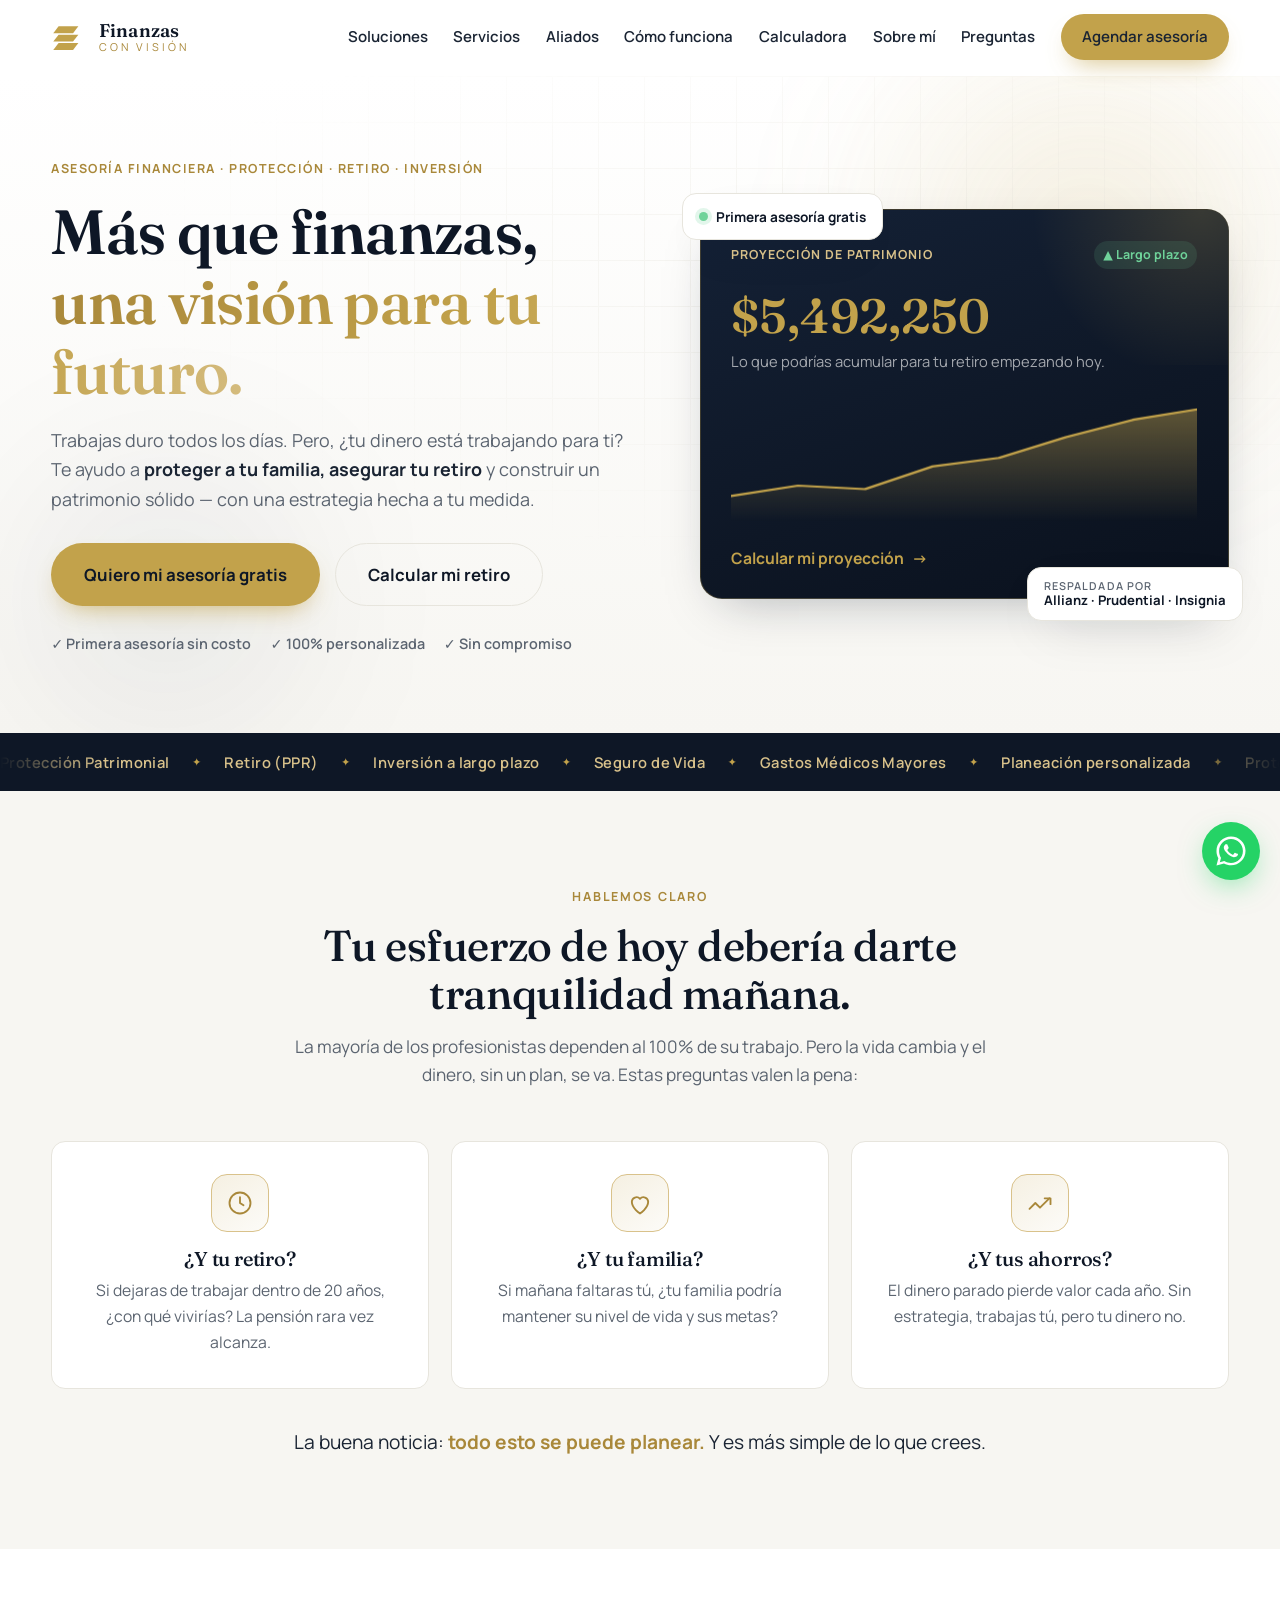
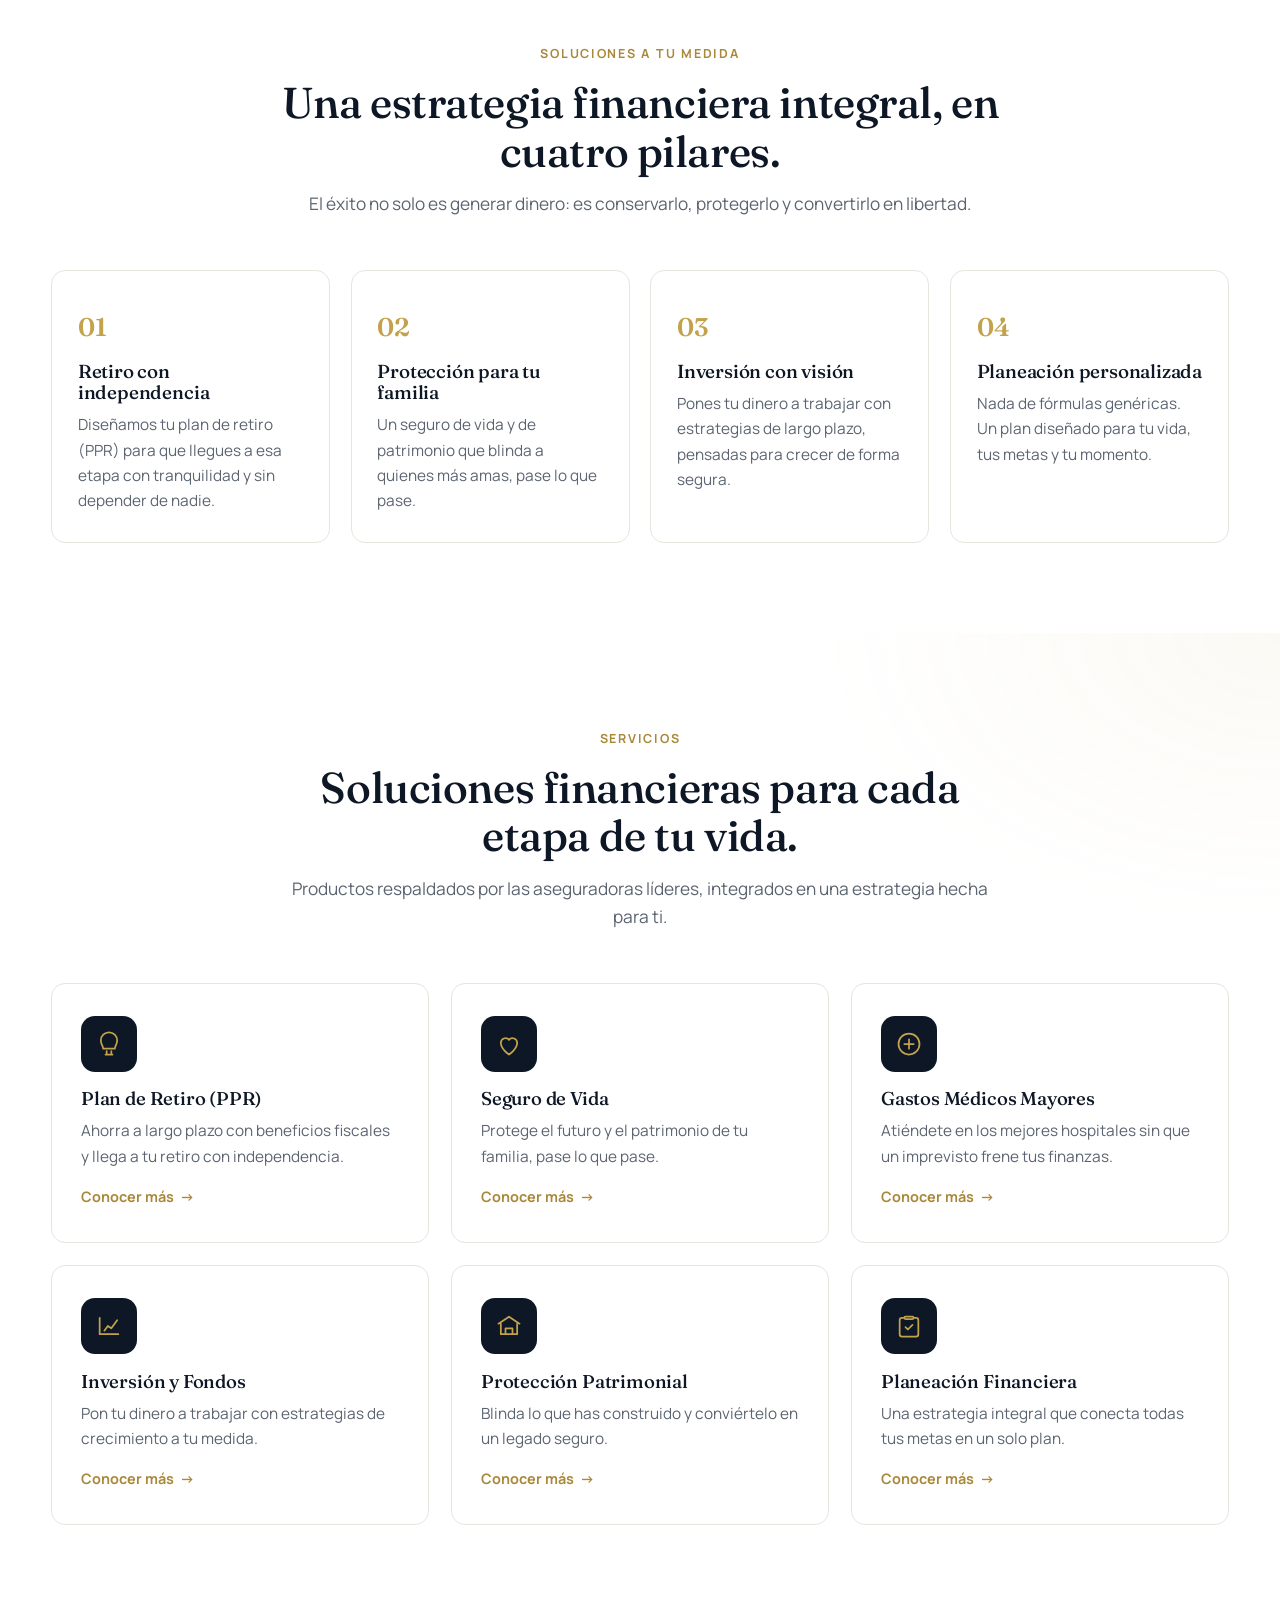
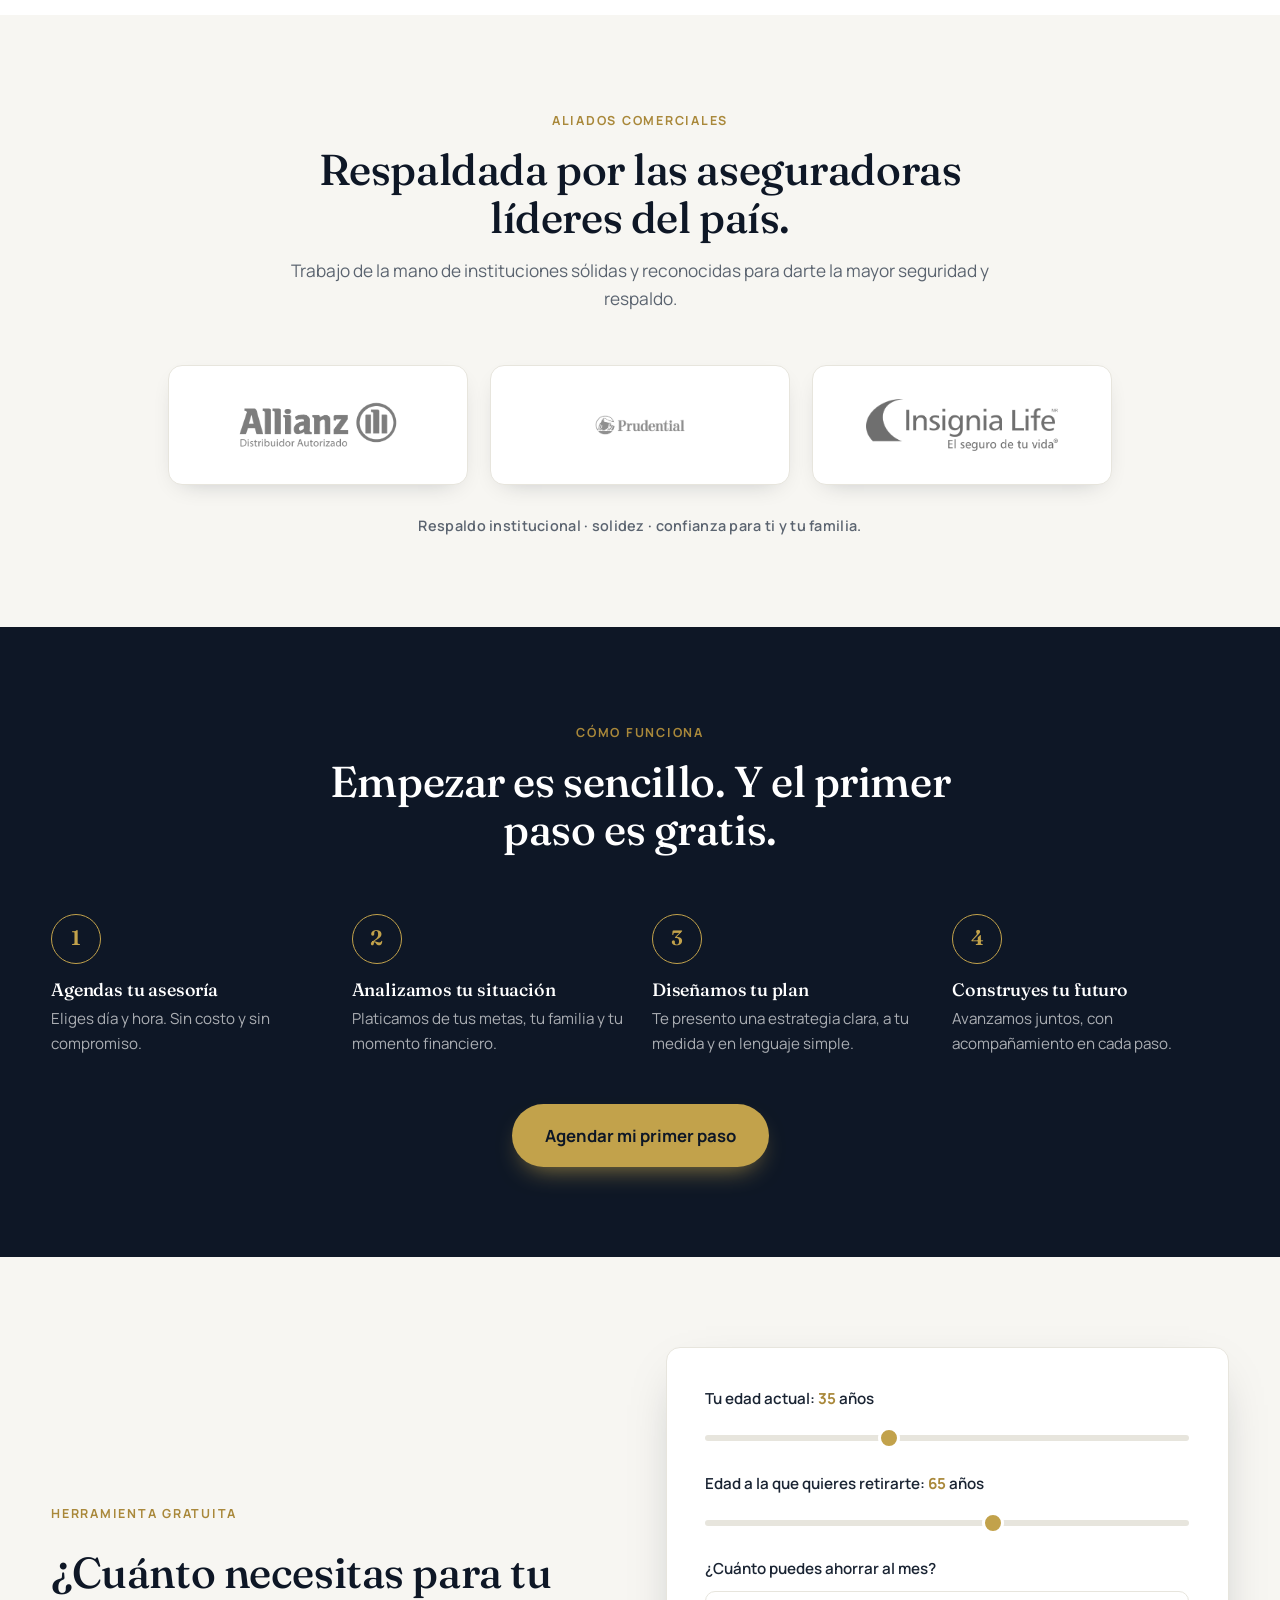
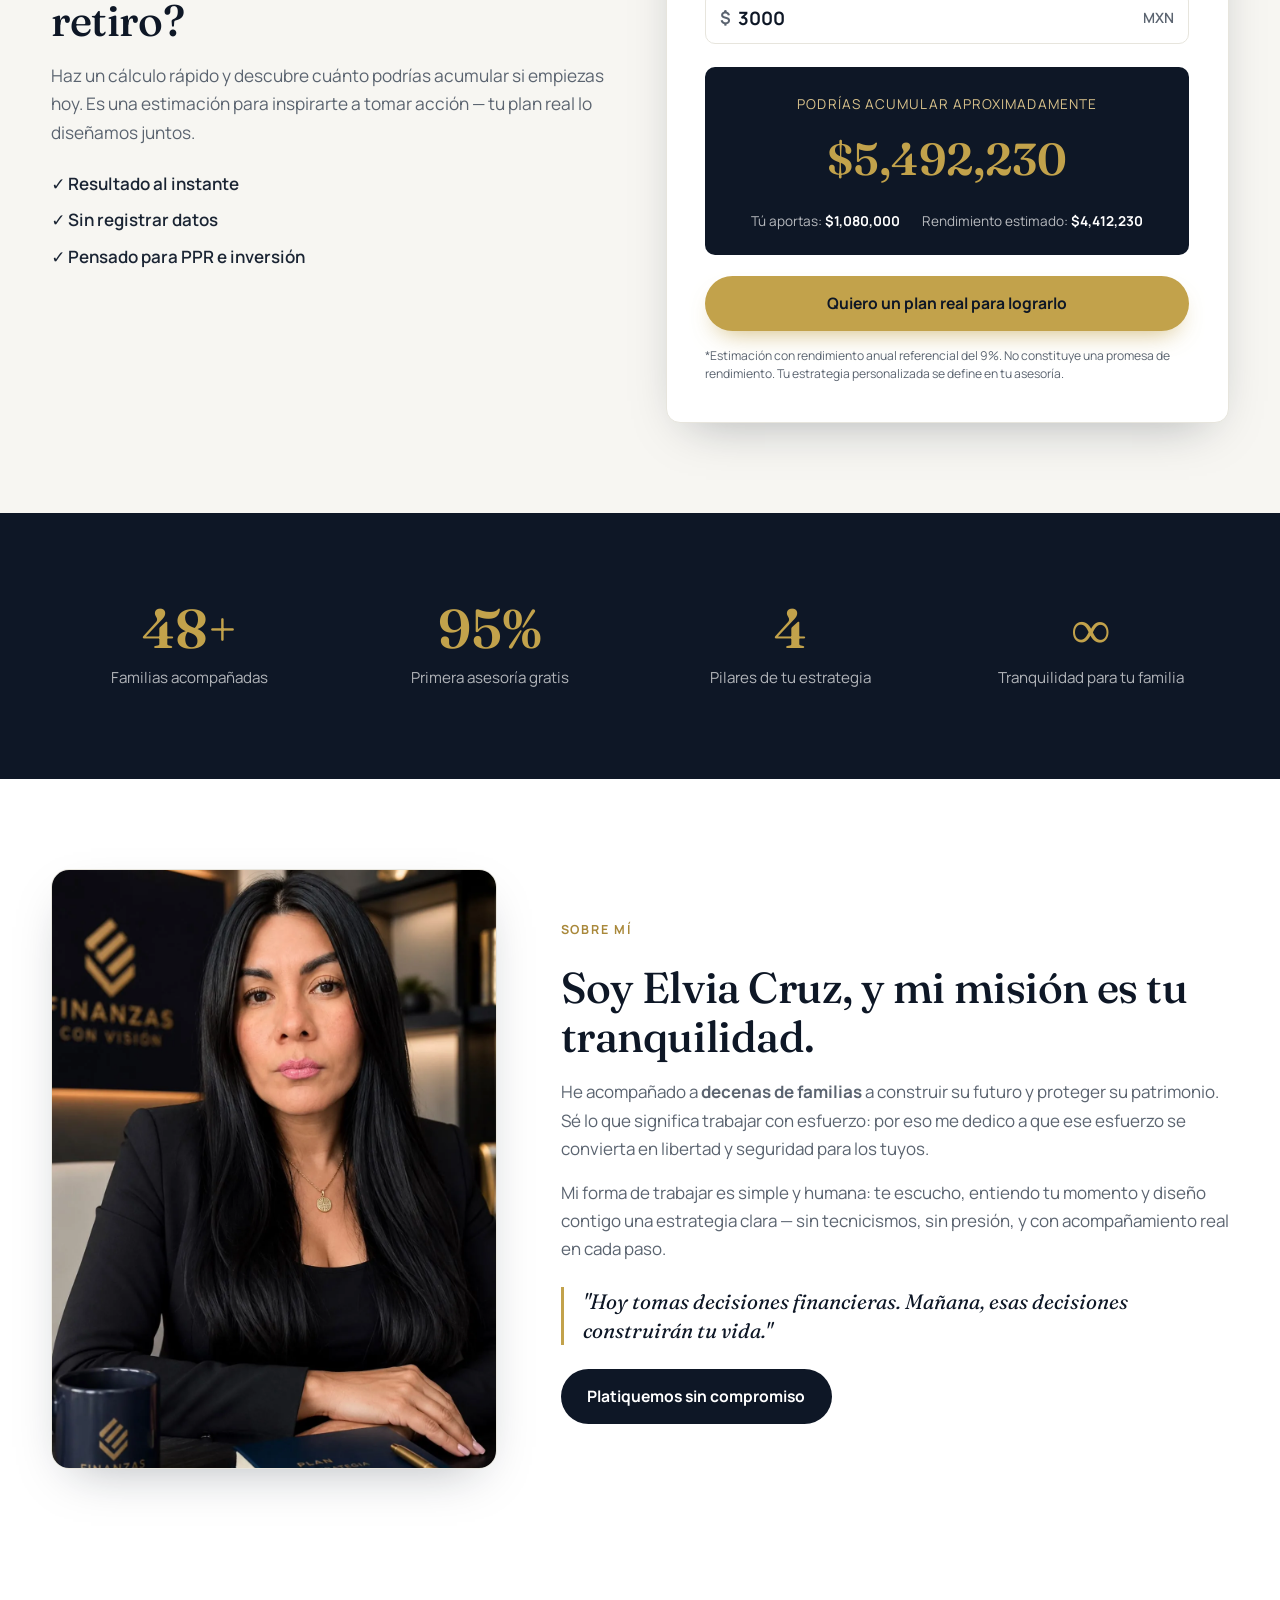
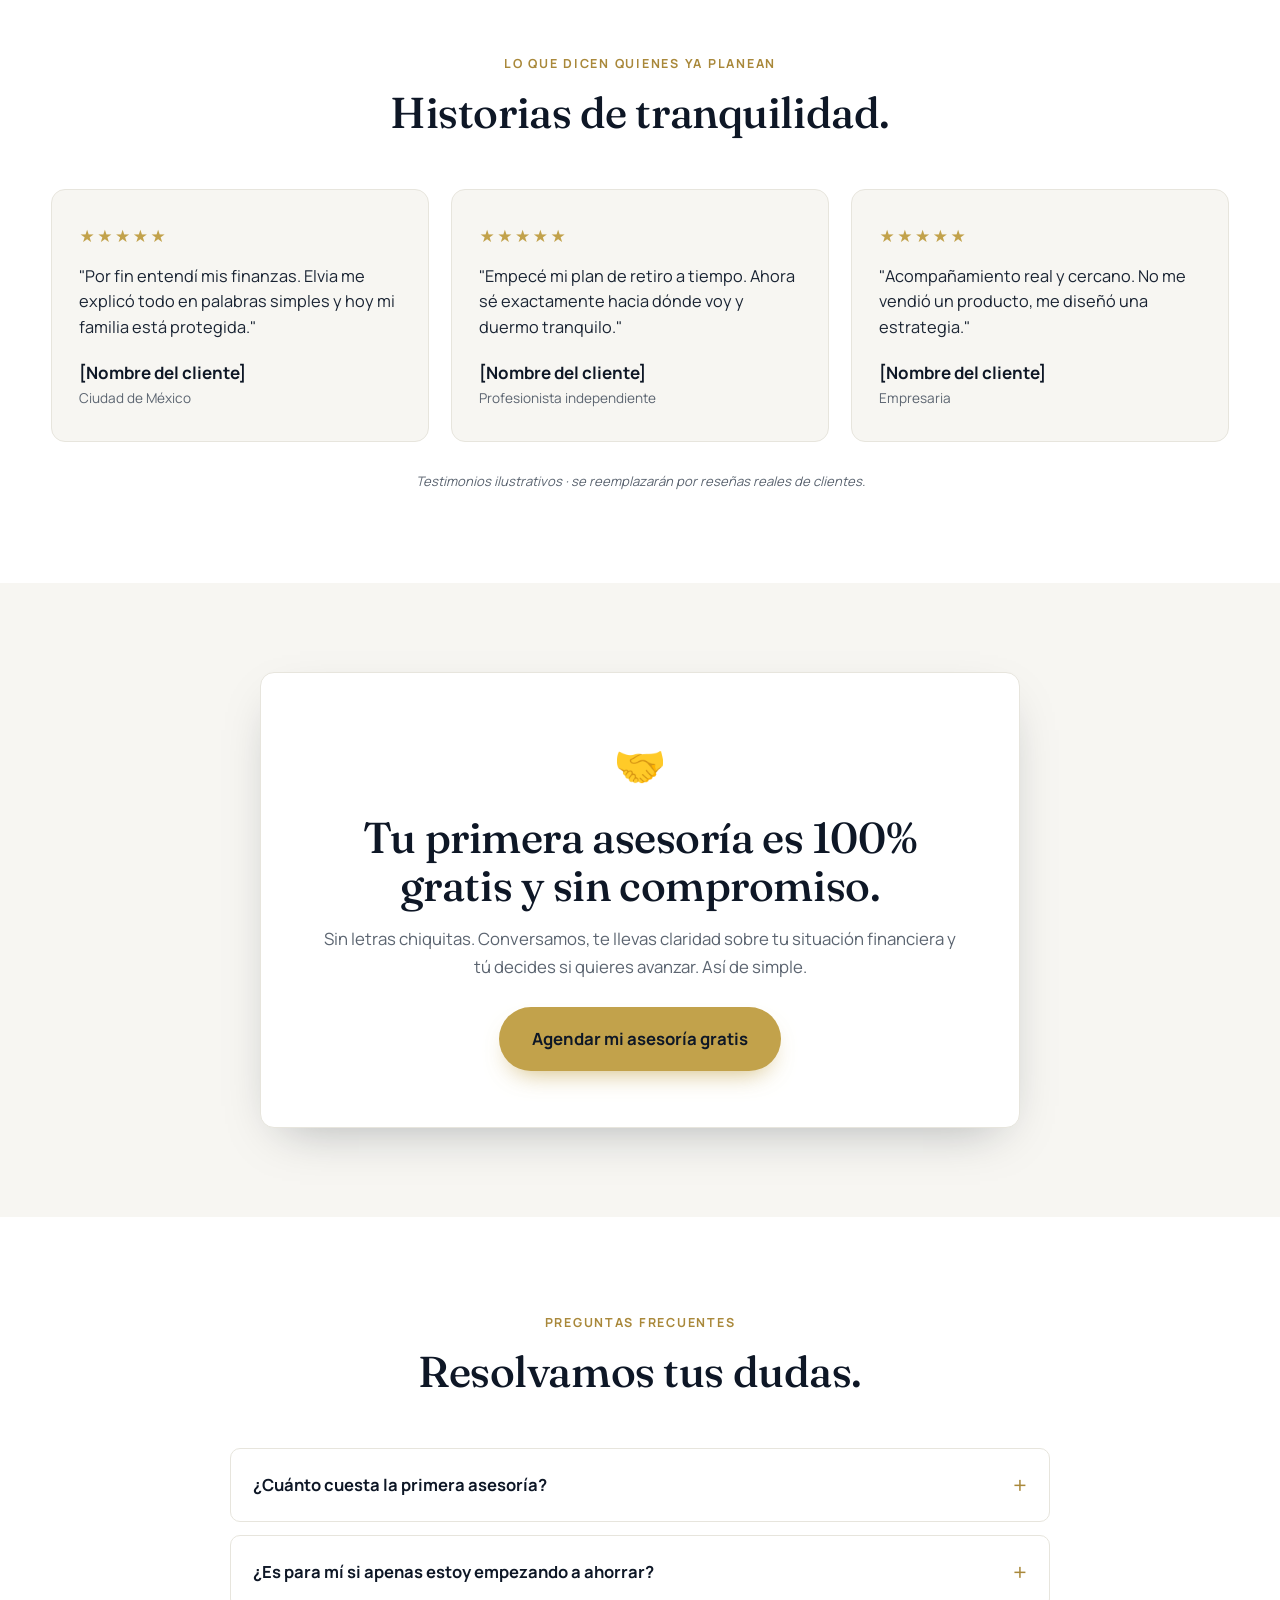
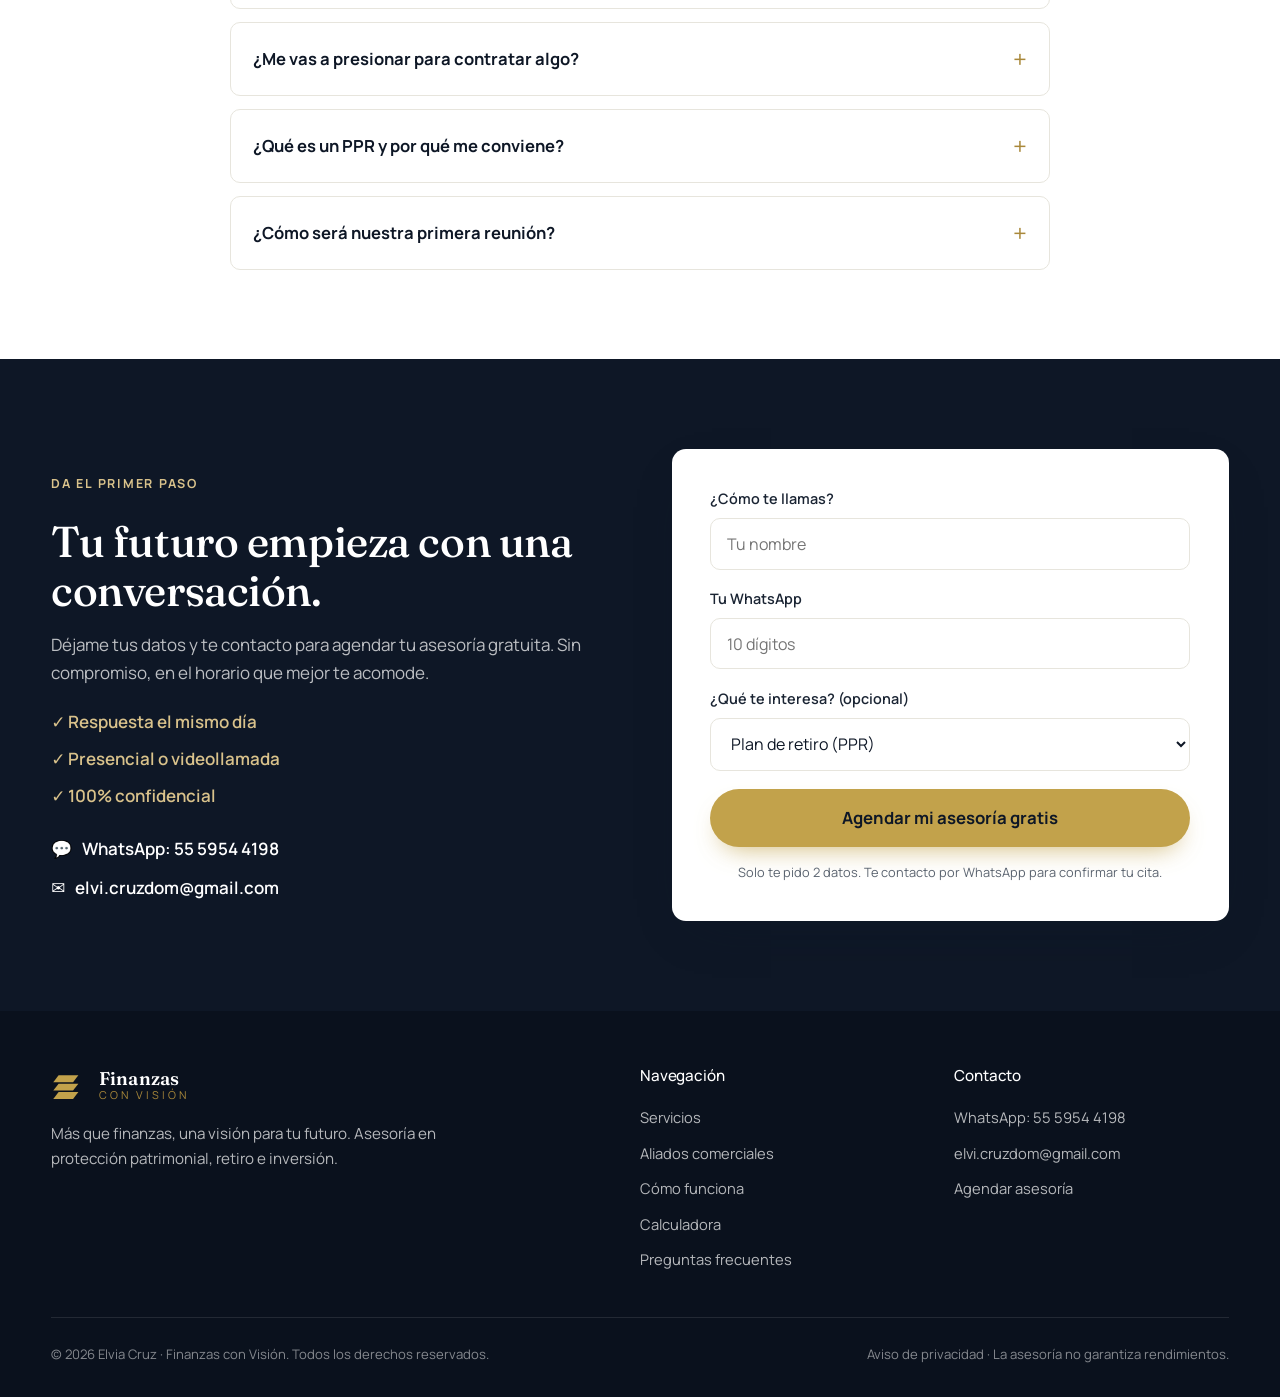
<file: index.html>
<!DOCTYPE html>
<html lang="es-MX">
<head>
  <meta charset="UTF-8" />
  <meta name="viewport" content="width=device-width, initial-scale=1.0" />
  <title>Elvia Cruz | Finanzas con Visión — Protege tu patrimonio, asegura tu retiro</title>
  <meta name="description" content="Más que finanzas, una visión para tu futuro. Asesoría financiera personalizada en protección patrimonial, retiro e inversión. Agenda tu primera asesoría gratis con Elvia Cruz." />
  <meta name="theme-color" content="#0E1726" />

  <!-- Open Graph -->
  <meta property="og:title" content="Elvia Cruz | Finanzas con Visión" />
  <meta property="og:description" content="Más que finanzas, una visión para tu futuro. Protege a tu familia y asegura tu retiro con una estrategia financiera a tu medida." />
  <meta property="og:type" content="website" />
  <meta property="og:image" content="assets/Elvy.jpeg" />

  <!-- Fonts -->
  <link rel="preconnect" href="https://fonts.googleapis.com" />
  <link rel="preconnect" href="https://fonts.gstatic.com" crossorigin />
  <link href="https://fonts.googleapis.com/css2?family=Fraunces:opsz,wght@9..144,400;9..144,500;9..144,600&family=Manrope:wght@400;500;600;700&display=swap" rel="stylesheet" />

  <link rel="icon" type="image/svg+xml" href="assets/logo.svg" />
  <link rel="stylesheet" href="css/index/index.css?v=3" />

  <!-- Datos estructurados (SEO) -->
  <script type="application/ld+json">
  {"@context":"https://schema.org","@graph":[
    {"@type":"FinancialService","name":"Elvia Cruz · Finanzas con Visión","description":"Asesoría financiera personalizada en protección patrimonial, retiro e inversión.","areaServed":"MX","priceRange":"Primera asesoría gratuita","telephone":"+525559544198","email":"elvi.cruzdom@gmail.com","provider":{"@type":"Person","name":"Elvia Cruz","jobTitle":"Asesora Financiera"}},
    {"@type":"FAQPage","mainEntity":[
      {"@type":"Question","name":"¿Cuánto cuesta la primera asesoría?","acceptedAnswer":{"@type":"Answer","text":"Nada. La primera asesoría es completamente gratuita y sin compromiso."}},
      {"@type":"Question","name":"¿Es para mí si apenas estoy empezando a ahorrar?","acceptedAnswer":{"@type":"Answer","text":"Sí. Mientras antes empieces, mejor. Diseñamos un plan acorde a tu momento, sin importar con cuánto comiences."}},
      {"@type":"Question","name":"¿Me vas a presionar para contratar algo?","acceptedAnswer":{"@type":"Answer","text":"Para nada. Te presento opciones claras y tú decides a tu ritmo."}},
      {"@type":"Question","name":"¿Qué es un PPR y por qué me conviene?","acceptedAnswer":{"@type":"Answer","text":"Es un Plan Personal de Retiro: un instrumento para ahorrar a largo plazo con beneficios fiscales."}},
      {"@type":"Question","name":"¿Cómo será nuestra primera reunión?","acceptedAnswer":{"@type":"Answer","text":"Puede ser presencial o por videollamada. Platicamos de tus metas y de ahí diseño tu estrategia."}}
    ]}
  ]}
  </script>

  <!-- ===== META PIXEL (reemplazar PIXEL_ID) ===== -->
  <!-- <script>
    !function(f,b,e,v,n,t,s){if(f.fbq)return;n=f.fbq=function(){n.callMethod?
    n.callMethod.apply(n,arguments):n.queue.push(arguments)};if(!f._fbq)f._fbq=n;
    n.push=n;n.loaded=!0;n.version='2.0';n.queue=[];t=b.createElement(e);t.async=!0;
    t.src=v;s=b.getElementsByTagName(e)[0];s.parentNode.insertBefore(t,s)}(window,
    document,'script','https://connect.facebook.net/en_US/fbevents.js');
    fbq('init', 'PIXEL_ID'); fbq('track', 'PageView');
  </script> -->
</head>
<body>

  <!-- Barra de progreso de scroll -->
  <div class="scroll-progress" id="scrollProgress" aria-hidden="true"></div>

  <!-- ============ HEADER ============ -->
  <header class="site-header" id="header">
    <div class="container header-inner">
      <a href="#inicio" class="brand" aria-label="Finanzas con Visión - Inicio">
        <img src="assets/logo.svg" alt="" class="brand-mark" width="40" height="40" />
        <span class="brand-text">
          <strong>Finanzas</strong>
          <em>con visión</em>
        </span>
      </a>

      <nav class="nav" id="nav" aria-label="Navegación principal">
        <a href="#beneficios">Soluciones</a>
        <a href="#servicios">Servicios</a>
        <a href="#aliados">Aliados</a>
        <a href="#proceso">Cómo funciona</a>
        <a href="#calculadora">Calculadora</a>
        <a href="#sobre-mi">Sobre mí</a>
        <a href="#faq">Preguntas</a>
        <a href="#agenda" class="btn btn-gold nav-cta">Agendar asesoría</a>
      </nav>

      <button class="nav-toggle" id="navToggle" aria-label="Abrir menú" aria-expanded="false">
        <span></span><span></span><span></span>
      </button>
    </div>
  </header>

  <main>
    <!-- ============ HERO ============ -->
    <section class="hero" id="inicio">
      <div class="container hero-grid">
        <div class="hero-copy reveal">
          <span class="eyebrow">Asesoría financiera · Protección · Retiro · Inversión</span>
          <h1>Más que finanzas,<br><span class="text-gold">una visión para tu futuro.</span></h1>
          <p class="hero-sub">
            Trabajas duro todos los días. Pero, ¿tu dinero está trabajando para ti?
            Te ayudo a <strong>proteger a tu familia, asegurar tu retiro</strong> y construir
            un patrimonio sólido — con una estrategia hecha a tu medida.
          </p>
          <div class="hero-cta">
            <a href="#agenda" class="btn btn-gold btn-lg" data-cta="hero-agenda">Quiero mi asesoría gratis</a>
            <a href="#calculadora" class="btn btn-ghost btn-lg">Calcular mi retiro</a>
          </div>
          <ul class="hero-trust">
            <li>✓ Primera asesoría sin costo</li>
            <li>✓ 100% personalizada</li>
            <li>✓ Sin compromiso</li>
          </ul>
        </div>

        <div class="hero-visual reveal" data-delay="120">
          <div class="visual-card">
            <div class="visual-card-head">
              <span class="visual-tag">Proyección de patrimonio</span>
              <span class="visual-trend">▲ Largo plazo</span>
            </div>
            <strong class="visual-figure" id="heroFigure" data-to="5492250">$0</strong>
            <span class="visual-sub">Lo que podrías acumular para tu retiro empezando hoy.</span>

            <svg class="visual-chart" viewBox="0 0 320 150" preserveAspectRatio="none" aria-hidden="true">
              <defs>
                <linearGradient id="areaGrad" x1="0" y1="0" x2="0" y2="1">
                  <stop offset="0%" stop-color="#C2A24B" stop-opacity=".45" />
                  <stop offset="100%" stop-color="#C2A24B" stop-opacity="0" />
                </linearGradient>
              </defs>
              <path class="chart-area" d="M0,120 L46,108 L92,112 L138,86 L184,76 L230,52 L276,32 L320,20 L320,150 L0,150 Z" fill="url(#areaGrad)" />
              <path class="chart-line" d="M0,120 L46,108 L92,112 L138,86 L184,76 L230,52 L276,32 L320,20" fill="none" stroke="#C2A24B" stroke-width="2.5" stroke-linecap="round" stroke-linejoin="round" />
            </svg>

            <a href="#calculadora" class="visual-cta">Calcular mi proyección <span aria-hidden="true">→</span></a>
          </div>

          <div class="visual-pill visual-pill--top">
            <span class="pill-dot" aria-hidden="true"></span>
            Primera asesoría gratis
          </div>
          <div class="visual-pill visual-pill--bottom">
            <span class="pill-label">Respaldada por</span>
            <strong>Allianz · Prudential · Insignia</strong>
          </div>
        </div>
      </div>
      <div class="hero-bg" aria-hidden="true">
        <span class="aurora aurora-1"></span>
        <span class="aurora aurora-2"></span>
        <span class="grid-overlay"></span>
      </div>
    </section>

    <!-- ============ MARQUEE / VALORES ============ -->
    <div class="strip" aria-hidden="true">
      <div class="marquee">
        <div class="marquee-track">
          <span>Protección Patrimonial</span><i>✦</i>
          <span>Retiro (PPR)</span><i>✦</i>
          <span>Inversión a largo plazo</span><i>✦</i>
          <span>Seguro de Vida</span><i>✦</i>
          <span>Gastos Médicos Mayores</span><i>✦</i>
          <span>Planeación personalizada</span><i>✦</i>
          <span>Protección Patrimonial</span><i>✦</i>
          <span>Retiro (PPR)</span><i>✦</i>
          <span>Inversión a largo plazo</span><i>✦</i>
          <span>Seguro de Vida</span><i>✦</i>
          <span>Gastos Médicos Mayores</span><i>✦</i>
          <span>Planeación personalizada</span><i>✦</i>
        </div>
      </div>
    </div>

    <!-- ============ PROBLEMA ============ -->
    <section class="section problema" id="problema">
      <div class="container">
        <div class="section-head reveal">
          <span class="kicker">Hablemos claro</span>
          <h2>Tu esfuerzo de hoy debería darte tranquilidad mañana.</h2>
          <p class="section-lead">
            La mayoría de los profesionistas dependen al 100% de su trabajo. Pero la vida cambia
            y el dinero, sin un plan, se va. Estas preguntas valen la pena:
          </p>
        </div>
        <div class="cards-3">
          <article class="pain-card reveal">
            <span class="pain-icon" aria-hidden="true">
              <svg viewBox="0 0 24 24" fill="none" stroke="currentColor" stroke-width="1.6" stroke-linecap="round" stroke-linejoin="round"><circle cx="12" cy="12" r="9"/><path d="M12 7v5l3 2"/></svg>
            </span>
            <h3>¿Y tu retiro?</h3>
            <p>Si dejaras de trabajar dentro de 20 años, ¿con qué vivirías? La pensión rara vez alcanza.</p>
          </article>
          <article class="pain-card reveal" data-delay="100">
            <span class="pain-icon" aria-hidden="true">
              <svg viewBox="0 0 24 24" fill="none" stroke="currentColor" stroke-width="1.6" stroke-linecap="round" stroke-linejoin="round"><path d="M12 21s-7-4.5-7-10a4 4 0 0 1 7-2.6A4 4 0 0 1 19 11c0 5.5-7 10-7 10z"/></svg>
            </span>
            <h3>¿Y tu familia?</h3>
            <p>Si mañana faltaras tú, ¿tu familia podría mantener su nivel de vida y sus metas?</p>
          </article>
          <article class="pain-card reveal" data-delay="200">
            <span class="pain-icon" aria-hidden="true">
              <svg viewBox="0 0 24 24" fill="none" stroke="currentColor" stroke-width="1.6" stroke-linecap="round" stroke-linejoin="round"><path d="M3 17l5-5 4 4 8-8"/><path d="M16 8h5v5"/></svg>
            </span>
            <h3>¿Y tus ahorros?</h3>
            <p>El dinero parado pierde valor cada año. Sin estrategia, trabajas tú, pero tu dinero no.</p>
          </article>
        </div>
        <p class="problema-close reveal">
          La buena noticia: <strong>todo esto se puede planear.</strong> Y es más simple de lo que crees.
        </p>
      </div>
    </section>

    <!-- ============ BENEFICIOS / PILARES ============ -->
    <section class="section beneficios" id="beneficios">
      <div class="container">
        <div class="section-head reveal">
          <span class="kicker">Soluciones a tu medida</span>
          <h2>Una estrategia financiera integral, en cuatro pilares.</h2>
          <p class="section-lead">El éxito no solo es generar dinero: es conservarlo, protegerlo y convertirlo en libertad.</p>
        </div>
        <div class="cards-4">
          <article class="benefit-card reveal">
            <span class="benefit-num">01</span>
            <h3>Retiro con independencia</h3>
            <p>Diseñamos tu plan de retiro (PPR) para que llegues a esa etapa con tranquilidad y sin depender de nadie.</p>
          </article>
          <article class="benefit-card reveal" data-delay="80">
            <span class="benefit-num">02</span>
            <h3>Protección para tu familia</h3>
            <p>Un seguro de vida y de patrimonio que blinda a quienes más amas, pase lo que pase.</p>
          </article>
          <article class="benefit-card reveal" data-delay="160">
            <span class="benefit-num">03</span>
            <h3>Inversión con visión</h3>
            <p>Pones tu dinero a trabajar con estrategias de largo plazo, pensadas para crecer de forma segura.</p>
          </article>
          <article class="benefit-card reveal" data-delay="240">
            <span class="benefit-num">04</span>
            <h3>Planeación personalizada</h3>
            <p>Nada de fórmulas genéricas. Un plan diseñado para tu vida, tus metas y tu momento.</p>
          </article>
        </div>
      </div>
    </section>

    <!-- ============ SERVICIOS ============ -->
    <section class="section servicios" id="servicios">
      <div class="container">
        <div class="section-head reveal">
          <span class="kicker">Servicios</span>
          <h2>Soluciones financieras para cada etapa de tu vida.</h2>
          <p class="section-lead">Productos respaldados por las aseguradoras líderes, integrados en una estrategia hecha para ti.</p>
        </div>
        <div class="services-grid">
          <a class="service-card reveal" href="retiro.html">
            <span class="service-icon" aria-hidden="true">
              <svg viewBox="0 0 24 24" fill="none" stroke="currentColor" stroke-width="1.5" stroke-linecap="round" stroke-linejoin="round"><path d="M12 2a7 7 0 0 1 7 7c0 3-2 5-2 7H7c0-2-2-4-2-7a7 7 0 0 1 7-7z"/><path d="M9 21h6M10 18v3M14 18v3"/></svg>
            </span>
            <h3>Plan de Retiro (PPR)</h3>
            <p>Ahorra a largo plazo con beneficios fiscales y llega a tu retiro con independencia.</p>
            <span class="service-more">Conocer más <span aria-hidden="true">→</span></span>
          </a>
          <a class="service-card reveal" data-delay="80" href="seguro-vida.html">
            <span class="service-icon" aria-hidden="true">
              <svg viewBox="0 0 24 24" fill="none" stroke="currentColor" stroke-width="1.5" stroke-linecap="round" stroke-linejoin="round"><path d="M12 21s-7-4.5-7-10a4 4 0 0 1 7-2.6A4 4 0 0 1 19 11c0 5.5-7 10-7 10z"/></svg>
            </span>
            <h3>Seguro de Vida</h3>
            <p>Protege el futuro y el patrimonio de tu familia, pase lo que pase.</p>
            <span class="service-more">Conocer más <span aria-hidden="true">→</span></span>
          </a>
          <a class="service-card reveal" data-delay="160" href="gastos-medicos.html">
            <span class="service-icon" aria-hidden="true">
              <svg viewBox="0 0 24 24" fill="none" stroke="currentColor" stroke-width="1.5" stroke-linecap="round" stroke-linejoin="round"><path d="M12 8v8M8 12h8"/><circle cx="12" cy="12" r="9"/></svg>
            </span>
            <h3>Gastos Médicos Mayores</h3>
            <p>Atiéndete en los mejores hospitales sin que un imprevisto frene tus finanzas.</p>
            <span class="service-more">Conocer más <span aria-hidden="true">→</span></span>
          </a>
          <a class="service-card reveal" data-delay="240" href="inversion.html">
            <span class="service-icon" aria-hidden="true">
              <svg viewBox="0 0 24 24" fill="none" stroke="currentColor" stroke-width="1.5" stroke-linecap="round" stroke-linejoin="round"><path d="M4 19V5M4 19h16M8 16l3-4 3 2 5-7"/></svg>
            </span>
            <h3>Inversión y Fondos</h3>
            <p>Pon tu dinero a trabajar con estrategias de crecimiento a tu medida.</p>
            <span class="service-more">Conocer más <span aria-hidden="true">→</span></span>
          </a>
          <a class="service-card reveal" data-delay="320" href="proteccion-patrimonial.html">
            <span class="service-icon" aria-hidden="true">
              <svg viewBox="0 0 24 24" fill="none" stroke="currentColor" stroke-width="1.5" stroke-linecap="round" stroke-linejoin="round"><path d="M3 10l9-6 9 6"/><path d="M5 10v9h14v-9M9 19v-5h6v5"/></svg>
            </span>
            <h3>Protección Patrimonial</h3>
            <p>Blinda lo que has construido y conviértelo en un legado seguro.</p>
            <span class="service-more">Conocer más <span aria-hidden="true">→</span></span>
          </a>
          <a class="service-card reveal" data-delay="400" href="planeacion-financiera.html">
            <span class="service-icon" aria-hidden="true">
              <svg viewBox="0 0 24 24" fill="none" stroke="currentColor" stroke-width="1.5" stroke-linecap="round" stroke-linejoin="round"><path d="M9 4h6a1 1 0 0 1 1 1v0a1 1 0 0 1-1 1H9a1 1 0 0 1-1-1v0a1 1 0 0 1 1-1z"/><path d="M8 5H6a2 2 0 0 0-2 2v12a2 2 0 0 0 2 2h12a2 2 0 0 0 2-2V7a2 2 0 0 0-2-2h-2"/><path d="M9 13l2 2 4-4"/></svg>
            </span>
            <h3>Planeación Financiera</h3>
            <p>Una estrategia integral que conecta todas tus metas en un solo plan.</p>
            <span class="service-more">Conocer más <span aria-hidden="true">→</span></span>
          </a>
        </div>
      </div>
    </section>

    <!-- ============ ALIADOS COMERCIALES ============ -->
    <section class="section aliados" id="aliados">
      <div class="container">
        <div class="section-head reveal">
          <span class="kicker">Aliados comerciales</span>
          <h2>Respaldada por las aseguradoras líderes del país.</h2>
          <p class="section-lead">Trabajo de la mano de instituciones sólidas y reconocidas para darte la mayor seguridad y respaldo.</p>
        </div>
        <div class="partners reveal">
          <!-- Coloca los logos en /assets (allianz.png, prudential.png, insignia-life.png). Si falta el archivo, se muestra el nombre. -->
          <div class="partner">
            <img src="assets/allianz-distribuidor-autorizado.png" alt="Allianz" onerror="this.replaceWith(Object.assign(document.createElement('span'),{className:'partner-name',textContent:'Allianz'}))" />
          </div>
          <div class="partner">
            <img src="assets/Prudential-Financial-Logo.png" alt="Prudential" onerror="this.replaceWith(Object.assign(document.createElement('span'),{className:'partner-name',textContent:'Prudential'}))" />
          </div>
          <div class="partner">
            <img src="assets/insignia.webp" alt="Insignia Life" onerror="this.replaceWith(Object.assign(document.createElement('span'),{className:'partner-name',textContent:'Insignia Life'}))" />
          </div>
        </div>
        <p class="partners-note reveal">Respaldo institucional · solidez · confianza para ti y tu familia.</p>
      </div>
    </section>

    <!-- ============ PROCESO ============ -->
    <section class="section proceso" id="proceso">
      <div class="container">
        <div class="section-head reveal light">
          <span class="kicker">Cómo funciona</span>
          <h2>Empezar es sencillo. Y el primer paso es gratis.</h2>
        </div>
        <ol class="steps">
          <li class="step reveal">
            <span class="step-num">1</span>
            <h3>Agendas tu asesoría</h3>
            <p>Eliges día y hora. Sin costo y sin compromiso.</p>
          </li>
          <li class="step reveal" data-delay="100">
            <span class="step-num">2</span>
            <h3>Analizamos tu situación</h3>
            <p>Platicamos de tus metas, tu familia y tu momento financiero.</p>
          </li>
          <li class="step reveal" data-delay="200">
            <span class="step-num">3</span>
            <h3>Diseñamos tu plan</h3>
            <p>Te presento una estrategia clara, a tu medida y en lenguaje simple.</p>
          </li>
          <li class="step reveal" data-delay="300">
            <span class="step-num">4</span>
            <h3>Construyes tu futuro</h3>
            <p>Avanzamos juntos, con acompañamiento en cada paso.</p>
          </li>
        </ol>
        <div class="proceso-cta reveal">
          <a href="#agenda" class="btn btn-gold btn-lg">Agendar mi primer paso</a>
        </div>
      </div>
    </section>

    <!-- ============ CALCULADORA ============ -->
    <section class="section calculadora" id="calculadora">
      <div class="container calc-grid">
        <div class="calc-intro reveal">
          <span class="kicker">Herramienta gratuita</span>
          <h2>¿Cuánto necesitas para tu retiro?</h2>
          <p class="section-lead">
            Haz un cálculo rápido y descubre cuánto podrías acumular si empiezas hoy.
            Es una estimación para inspirarte a tomar acción — tu plan real lo diseñamos juntos.
          </p>
          <ul class="calc-points">
            <li>✓ Resultado al instante</li>
            <li>✓ Sin registrar datos</li>
            <li>✓ Pensado para PPR e inversión</li>
          </ul>
        </div>

        <div class="calc-card reveal" data-delay="120">
          <form id="calcForm" class="calc-form" novalidate>
            <div class="field">
              <label for="edad">Tu edad actual: <output id="edadOut">35</output> años</label>
              <input type="range" id="edad" min="20" max="60" value="35" step="1" />
            </div>
            <div class="field">
              <label for="retiro">Edad a la que quieres retirarte: <output id="retiroOut">65</output> años</label>
              <input type="range" id="retiro" min="50" max="75" value="65" step="1" />
            </div>
            <div class="field">
              <label for="aporte">¿Cuánto puedes ahorrar al mes?</label>
              <div class="input-money">
                <span>$</span>
                <input type="number" id="aporte" min="500" step="500" value="3000" inputmode="numeric" />
                <small>MXN</small>
              </div>
            </div>

            <div class="calc-result" id="calcResult" aria-live="polite">
              <span class="calc-result-label">Podrías acumular aproximadamente</span>
              <strong class="calc-result-value" id="calcTotal">$0</strong>
              <div class="calc-breakdown">
                <span>Tú aportas: <b id="calcAportado">$0</b></span>
                <span>Rendimiento estimado: <b id="calcRendimiento">$0</b></span>
              </div>
            </div>

            <a href="#agenda" class="btn btn-gold btn-block" data-cta="calc-agenda">Quiero un plan real para lograrlo</a>
            <p class="calc-disclaimer">*Estimación con rendimiento anual referencial del 9%. No constituye una promesa de rendimiento. Tu estrategia personalizada se define en tu asesoría.</p>
          </form>
        </div>
      </div>
    </section>

    <!-- ============ ESTADÍSTICAS ============ -->
    <section class="section stats">
      <div class="container stats-grid">
        <div class="stat reveal">
          <strong class="stat-num" data-count="50" data-suffix="+">0</strong>
          <span>Familias acompañadas</span>
        </div>
        <div class="stat reveal" data-delay="100">
          <strong class="stat-num" data-count="100" data-suffix="%">0</strong>
          <span>Primera asesoría gratis</span>
        </div>
        <div class="stat reveal" data-delay="200">
          <strong class="stat-num" data-count="4" data-suffix="">0</strong>
          <span>Pilares de tu estrategia</span>
        </div>
        <div class="stat reveal" data-delay="300">
          <strong class="stat-num" data-count="0" data-suffix="" data-text="∞">0</strong>
          <span>Tranquilidad para tu familia</span>
        </div>
      </div>
    </section>

    <!-- ============ SOBRE MÍ ============ -->
    <section class="section sobre-mi" id="sobre-mi">
      <div class="container sobre-grid">
        <div class="sobre-photo reveal">
          <img src="assets/Elvy.webp" alt="Elvia Cruz en su oficina" width="480" height="600" loading="lazy" />
        </div>
        <div class="sobre-copy reveal" data-delay="120">
          <span class="kicker">Sobre mí</span>
          <h2>Soy Elvia Cruz, y mi misión es tu tranquilidad.</h2>
          <p>
            He acompañado a <strong>decenas de familias</strong> a construir su futuro y proteger su
            patrimonio. Sé lo que significa trabajar con esfuerzo: por eso me dedico a que ese esfuerzo
            se convierta en libertad y seguridad para los tuyos.
          </p>
          <p>
            Mi forma de trabajar es simple y humana: te escucho, entiendo tu momento y diseño contigo
            una estrategia clara — sin tecnicismos, sin presión, y con acompañamiento real en cada paso.
          </p>
          <blockquote>
            "Hoy tomas decisiones financieras. Mañana, esas decisiones construirán tu vida."
          </blockquote>
          <a href="#agenda" class="btn btn-dark">Platiquemos sin compromiso</a>
        </div>
      </div>
    </section>

    <!-- ============ TESTIMONIOS ============ -->
    <section class="section testimonios" id="testimonios">
      <div class="container">
        <div class="section-head reveal">
          <span class="kicker">Lo que dicen quienes ya planean</span>
          <h2>Historias de tranquilidad.</h2>
        </div>
        <div class="cards-3">
          <!-- [TESTIMONIO PENDIENTE] Reemplazar con testimonios reales -->
          <figure class="testi-card reveal">
            <div class="stars">★★★★★</div>
            <blockquote>"Por fin entendí mis finanzas. Elvia me explicó todo en palabras simples y hoy mi familia está protegida."</blockquote>
            <figcaption><strong>[Nombre del cliente]</strong><span>Ciudad de México</span></figcaption>
          </figure>
          <figure class="testi-card reveal" data-delay="100">
            <div class="stars">★★★★★</div>
            <blockquote>"Empecé mi plan de retiro a tiempo. Ahora sé exactamente hacia dónde voy y duermo tranquilo."</blockquote>
            <figcaption><strong>[Nombre del cliente]</strong><span>Profesionista independiente</span></figcaption>
          </figure>
          <figure class="testi-card reveal" data-delay="200">
            <div class="stars">★★★★★</div>
            <blockquote>"Acompañamiento real y cercano. No me vendió un producto, me diseñó una estrategia."</blockquote>
            <figcaption><strong>[Nombre del cliente]</strong><span>Empresaria</span></figcaption>
          </figure>
        </div>
        <p class="testi-note reveal">Testimonios ilustrativos · se reemplazarán por reseñas reales de clientes.</p>
      </div>
    </section>

    <!-- ============ GARANTÍA ============ -->
    <section class="section garantia">
      <div class="container garantia-box reveal">
        <span class="garantia-icon" aria-hidden="true">🤝</span>
        <h2>Tu primera asesoría es 100% gratis y sin compromiso.</h2>
        <p>Sin letras chiquitas. Conversamos, te llevas claridad sobre tu situación financiera y tú decides si quieres avanzar. Así de simple.</p>
        <a href="#agenda" class="btn btn-gold btn-lg">Agendar mi asesoría gratis</a>
      </div>
    </section>

    <!-- ============ FAQ ============ -->
    <section class="section faq" id="faq">
      <div class="container faq-wrap">
        <div class="section-head reveal">
          <span class="kicker">Preguntas frecuentes</span>
          <h2>Resolvamos tus dudas.</h2>
        </div>
        <div class="faq-list">
          <details class="faq-item reveal">
            <summary>¿Cuánto cuesta la primera asesoría?</summary>
            <p>Nada. La primera asesoría es completamente gratuita y sin compromiso. Mi objetivo es que te lleves claridad sobre tus finanzas.</p>
          </details>
          <details class="faq-item reveal">
            <summary>¿Es para mí si apenas estoy empezando a ahorrar?</summary>
            <p>Sí. De hecho, mientras antes empieces, mejor. Diseñamos un plan acorde a tu momento, sin importar con cuánto comiences.</p>
          </details>
          <details class="faq-item reveal">
            <summary>¿Me vas a presionar para contratar algo?</summary>
            <p>Para nada. Te presento opciones claras y tú decides a tu ritmo. Mi trabajo es asesorarte, no presionarte.</p>
          </details>
          <details class="faq-item reveal">
            <summary>¿Qué es un PPR y por qué me conviene?</summary>
            <p>Es un Plan Personal de Retiro: un instrumento para ahorrar a largo plazo con beneficios fiscales. Te lo explico en simple durante tu asesoría.</p>
          </details>
          <details class="faq-item reveal">
            <summary>¿Cómo será nuestra primera reunión?</summary>
            <p>Puede ser presencial o por videollamada. Platicamos de tus metas y tu situación, y de ahí parto para diseñar tu estrategia.</p>
          </details>
        </div>
      </div>
    </section>

    <!-- ============ AGENDA / FORMULARIO ============ -->
    <section class="section agenda" id="agenda">
      <div class="container agenda-grid">
        <div class="agenda-copy reveal">
          <span class="kicker light">Da el primer paso</span>
          <h2>Tu futuro empieza con una conversación.</h2>
          <p>Déjame tus datos y te contacto para agendar tu asesoría gratuita. Sin compromiso, en el horario que mejor te acomode.</p>
          <ul class="agenda-list">
            <li>✓ Respuesta el mismo día</li>
            <li>✓ Presencial o videollamada</li>
            <li>✓ 100% confidencial</li>
          </ul>
          <div class="agenda-contact">
            <a href="https://wa.me/525559544198?text=Hola%20Elvia%2C%20quiero%20agendar%20mi%20asesor%C3%ADa%20gratuita" class="contact-line" target="_blank" rel="noopener">
              <span aria-hidden="true">💬</span> WhatsApp: 55 5954 4198
            </a>
            <a href="mailto:elvi.cruzdom@gmail.com" class="contact-line">
              <span aria-hidden="true">✉️</span> elvi.cruzdom@gmail.com
            </a>
          </div>
        </div>

        <div class="agenda-card reveal" data-delay="120">
          <form id="leadForm" class="lead-form" novalidate data-servicio="Asesoría financiera">
            <div class="field">
              <label for="nombre">¿Cómo te llamas?</label>
              <input type="text" id="nombre" name="nombre" required placeholder="Tu nombre" autocomplete="name" />
            </div>
            <div class="field">
              <label for="whatsapp">Tu WhatsApp</label>
              <input type="tel" id="whatsapp" name="whatsapp" required placeholder="10 dígitos" autocomplete="tel" inputmode="numeric" />
            </div>
            <div class="field">
              <label for="interes">¿Qué te interesa? (opcional)</label>
              <select id="interes" name="interes">
                <option value="Retiro (PPR)">Plan de retiro (PPR)</option>
                <option value="Protección / Seguro de Vida">Protección y seguro de vida</option>
                <option value="Inversión">Inversión</option>
                <option value="Planeación integral">Planeación financiera integral</option>
                <option value="No estoy seguro">Aún no lo sé / quiero orientación</option>
              </select>
            </div>
            <button type="submit" class="btn btn-gold btn-block btn-lg" data-cta="form-submit">Agendar mi asesoría gratis</button>
            <p class="form-note">Solo te pido 2 datos. Te contacto por WhatsApp para confirmar tu cita.</p>
            <p class="form-success" id="formSuccess" hidden>✓ ¡Listo! Te redirijo a WhatsApp para confirmar tu asesoría…</p>
          </form>

          <!-- ===== CALENDLY (opcional): descomentar y poner tu URL =====
          <div class="calendly-inline-widget" data-url="https://calendly.com/TU-USUARIO/asesoria" style="min-width:320px;height:630px;"></div>
          <script src="https://assets.calendly.com/assets/external/widget.js" async></script>
          -->
        </div>
      </div>
    </section>
  </main>

  <!-- ============ FOOTER ============ -->
  <footer class="site-footer">
    <div class="container footer-grid">
      <div class="footer-brand">
        <a href="#inicio" class="brand brand--footer">
          <img src="assets/logo.svg" alt="" class="brand-mark" width="44" height="44" />
          <span class="brand-text">
            <strong>Finanzas</strong>
            <em>con visión</em>
          </span>
        </a>
        <p>Más que finanzas, una visión para tu futuro. Asesoría en protección patrimonial, retiro e inversión.</p>
      </div>
      <div class="footer-col">
        <h4>Navegación</h4>
        <a href="#servicios">Servicios</a>
        <a href="#aliados">Aliados comerciales</a>
        <a href="#proceso">Cómo funciona</a>
        <a href="#calculadora">Calculadora</a>
        <a href="#faq">Preguntas frecuentes</a>
      </div>
      <div class="footer-col">
        <h4>Contacto</h4>
        <a href="https://wa.me/525559544198" target="_blank" rel="noopener">WhatsApp: 55 5954 4198</a>
        <a href="mailto:elvi.cruzdom@gmail.com">elvi.cruzdom@gmail.com</a>
        <a href="#agenda">Agendar asesoría</a>
      </div>
    </div>
    <div class="container footer-bottom">
      <span>© <span id="year">2026</span> Elvia Cruz · Finanzas con Visión. Todos los derechos reservados.</span>
      <span class="footer-legal">Aviso de privacidad · La asesoría no garantiza rendimientos.</span>
    </div>
  </footer>

  <!-- ============ CTA FIJO MÓVIL ============ -->
  <div class="mobile-cta">
    <a href="#agenda" class="btn btn-gold mcta-main" data-cta="mobilebar-agenda">Agendar gratis</a>
    <a href="https://wa.me/525559544198?text=Hola%20Elvia%2C%20me%20gustar%C3%ADa%20informaci%C3%B3n" class="mcta-wa" target="_blank" rel="noopener" aria-label="WhatsApp">
      <svg viewBox="0 0 32 32" width="24" height="24" fill="currentColor" aria-hidden="true"><path d="M16 .5C7.4.5.5 7.4.5 16c0 2.8.7 5.4 2 7.7L.5 31.5l8-2.1c2.2 1.2 4.8 1.9 7.5 1.9 8.6 0 15.5-6.9 15.5-15.5S24.6.5 16 .5zm0 28.3c-2.4 0-4.7-.6-6.7-1.8l-.5-.3-4.7 1.2 1.3-4.6-.3-.5C3.9 20.8 3.3 18.5 3.3 16 3.3 9 9 3.3 16 3.3S28.7 9 28.7 16 23 28.8 16 28.8z"/></svg>
    </a>
  </div>

  <!-- ============ WHATSAPP FLOTANTE ============ -->
  <a href="https://wa.me/525559544198?text=Hola%20Elvia%2C%20me%20gustar%C3%ADa%20informaci%C3%B3n%20sobre%20mi%20asesor%C3%ADa%20financiera" class="wa-float" target="_blank" rel="noopener" aria-label="Escríbeme por WhatsApp">
    <svg viewBox="0 0 32 32" width="30" height="30" fill="currentColor" aria-hidden="true"><path d="M16 .5C7.4.5.5 7.4.5 16c0 2.8.7 5.4 2 7.7L.5 31.5l8-2.1c2.2 1.2 4.8 1.9 7.5 1.9 8.6 0 15.5-6.9 15.5-15.5S24.6.5 16 .5zm0 28.3c-2.4 0-4.7-.6-6.7-1.8l-.5-.3-4.7 1.2 1.3-4.6-.3-.5C3.9 20.8 3.3 18.5 3.3 16 3.3 9 9 3.3 16 3.3S28.7 9 28.7 16 23 28.8 16 28.8zm7.4-9.5c-.4-.2-2.4-1.2-2.7-1.3-.4-.1-.6-.2-.9.2-.3.4-1 1.3-1.3 1.6-.2.2-.5.3-.9.1-.4-.2-1.7-.6-3.2-2-1.2-1-2-2.4-2.2-2.8-.2-.4 0-.6.2-.8l.6-.7c.2-.2.3-.4.4-.6.1-.2 0-.5 0-.7-.1-.2-.9-2.1-1.2-2.9-.3-.8-.6-.7-.9-.7h-.7c-.2 0-.6.1-1 .5-.3.4-1.3 1.3-1.3 3.1s1.3 3.6 1.5 3.8c.2.2 2.6 4 6.3 5.5.9.4 1.6.6 2.1.8.9.3 1.7.2 2.3.1.7-.1 2.4-1 2.7-1.9.3-.9.3-1.7.2-1.9-.1-.2-.3-.3-.7-.5z"/></svg>
  </a>

  <script src="js/index/index.js?v=3" defer></script>
</body>
</html>
</file>
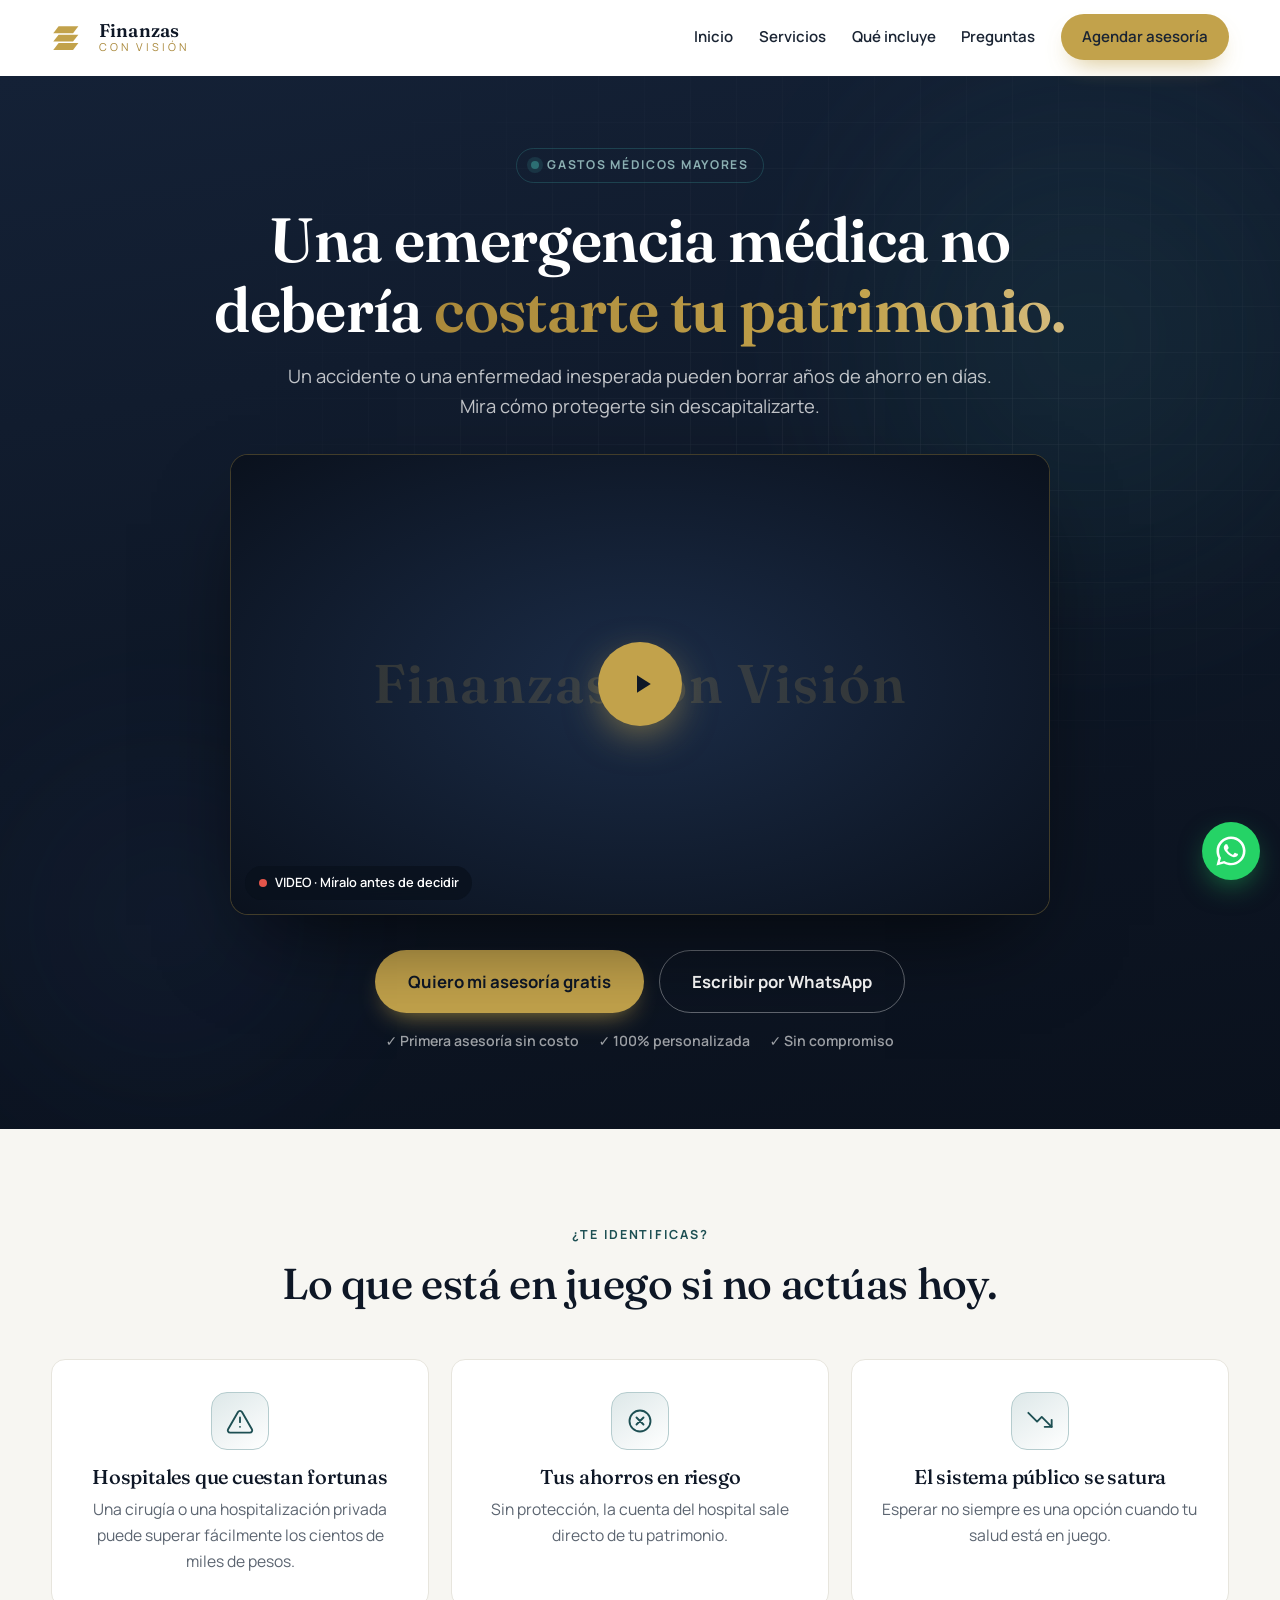
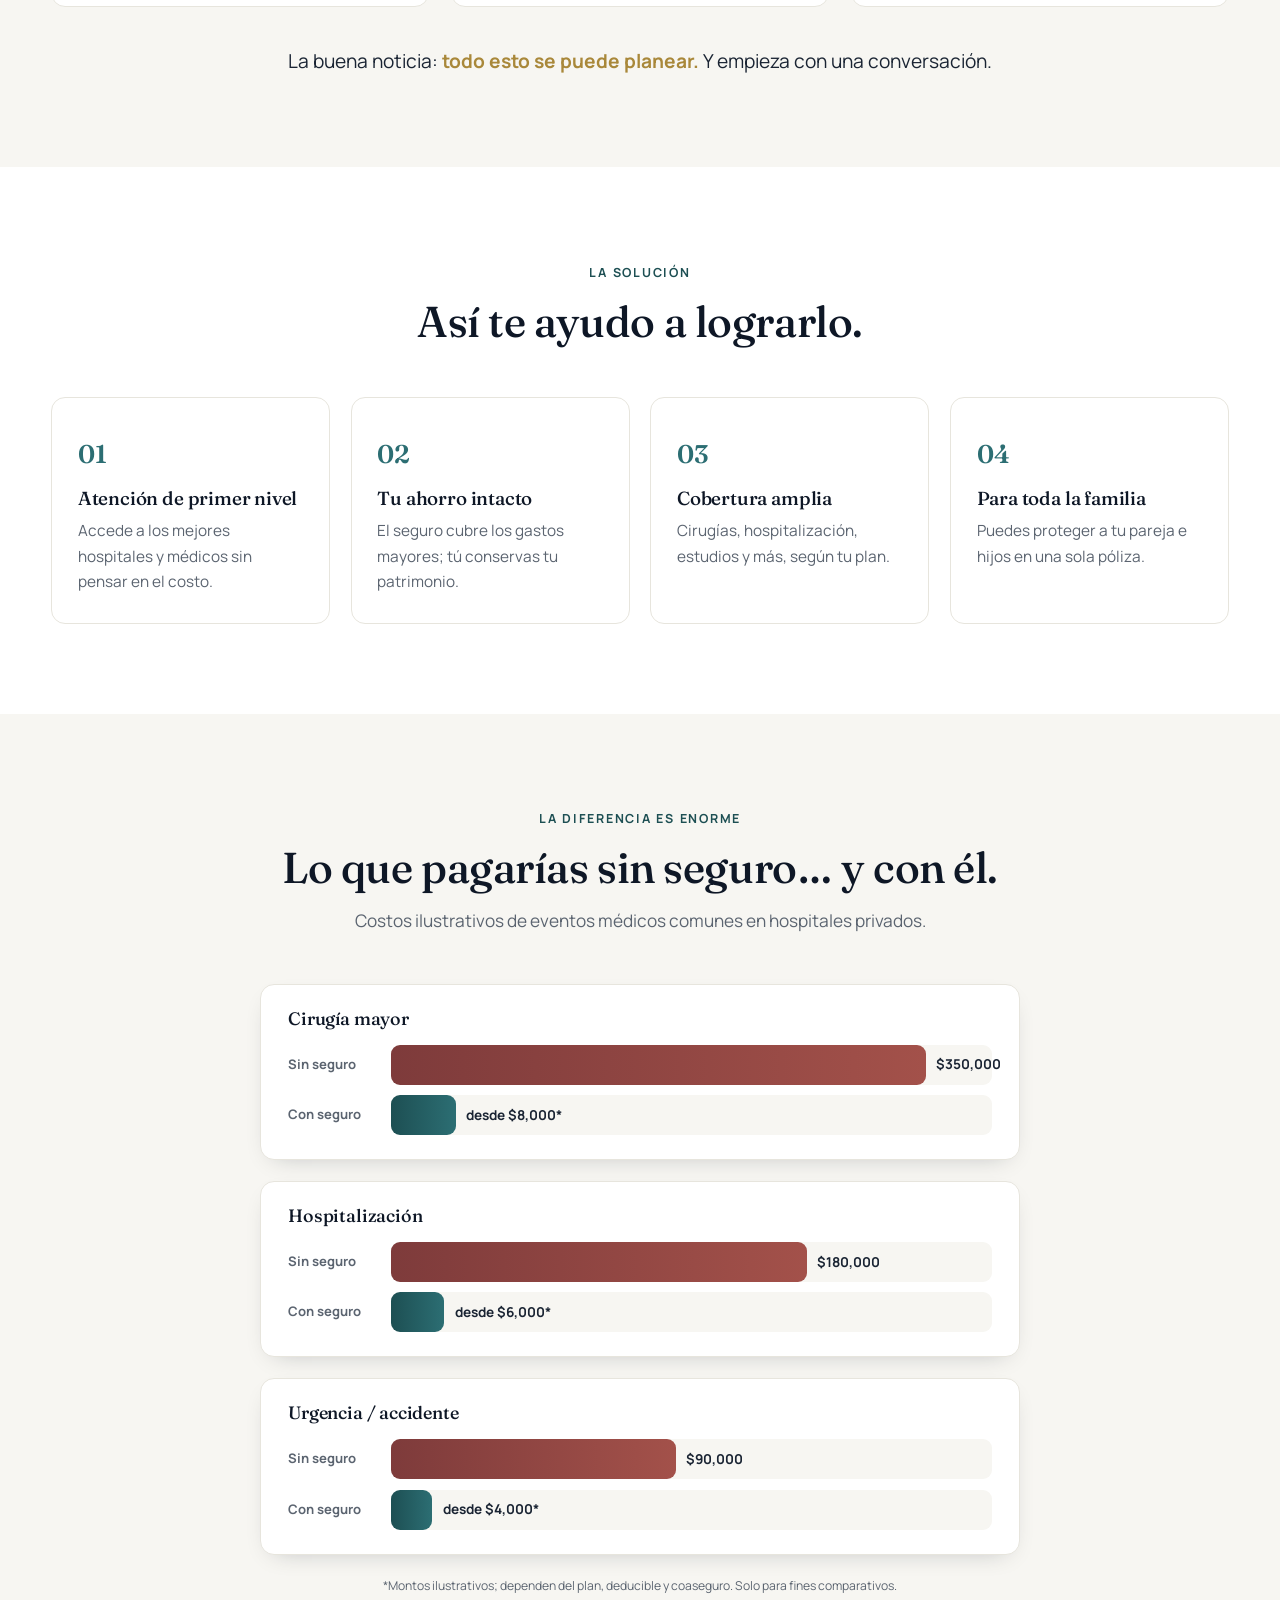
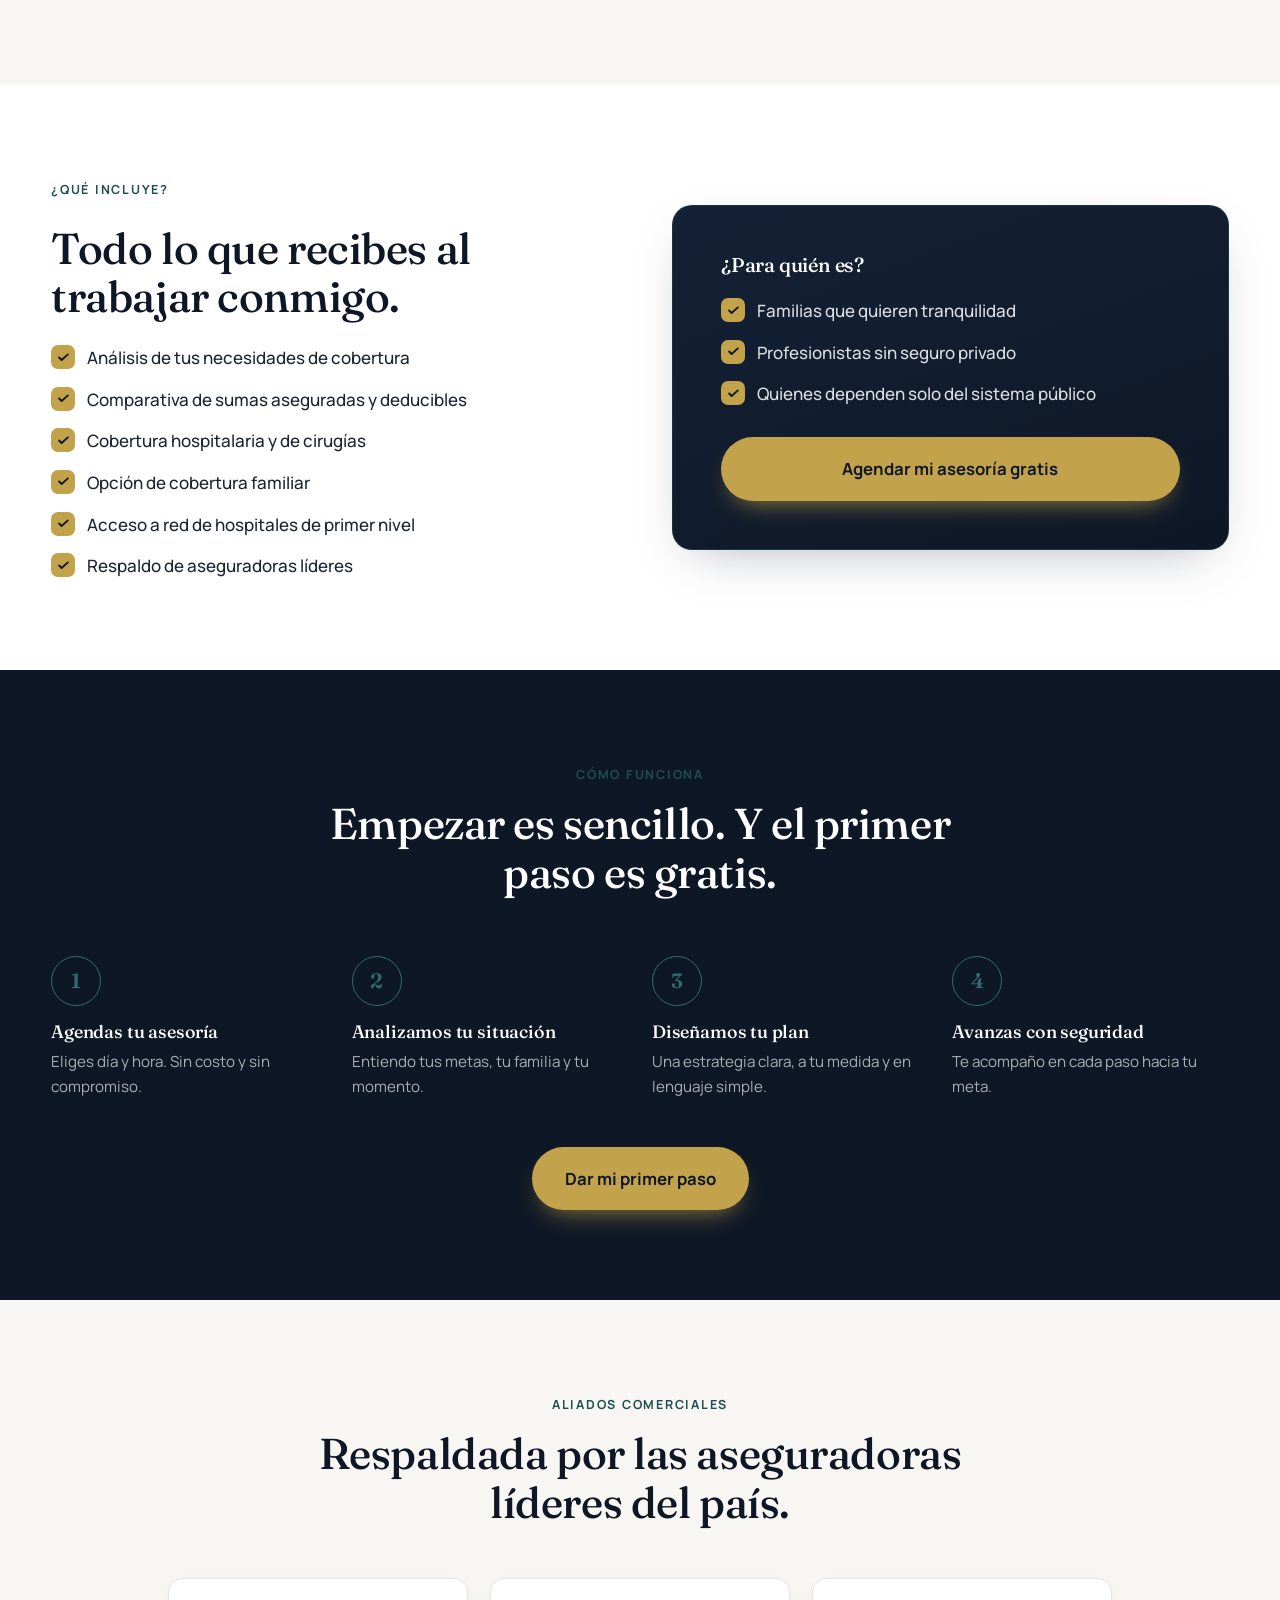
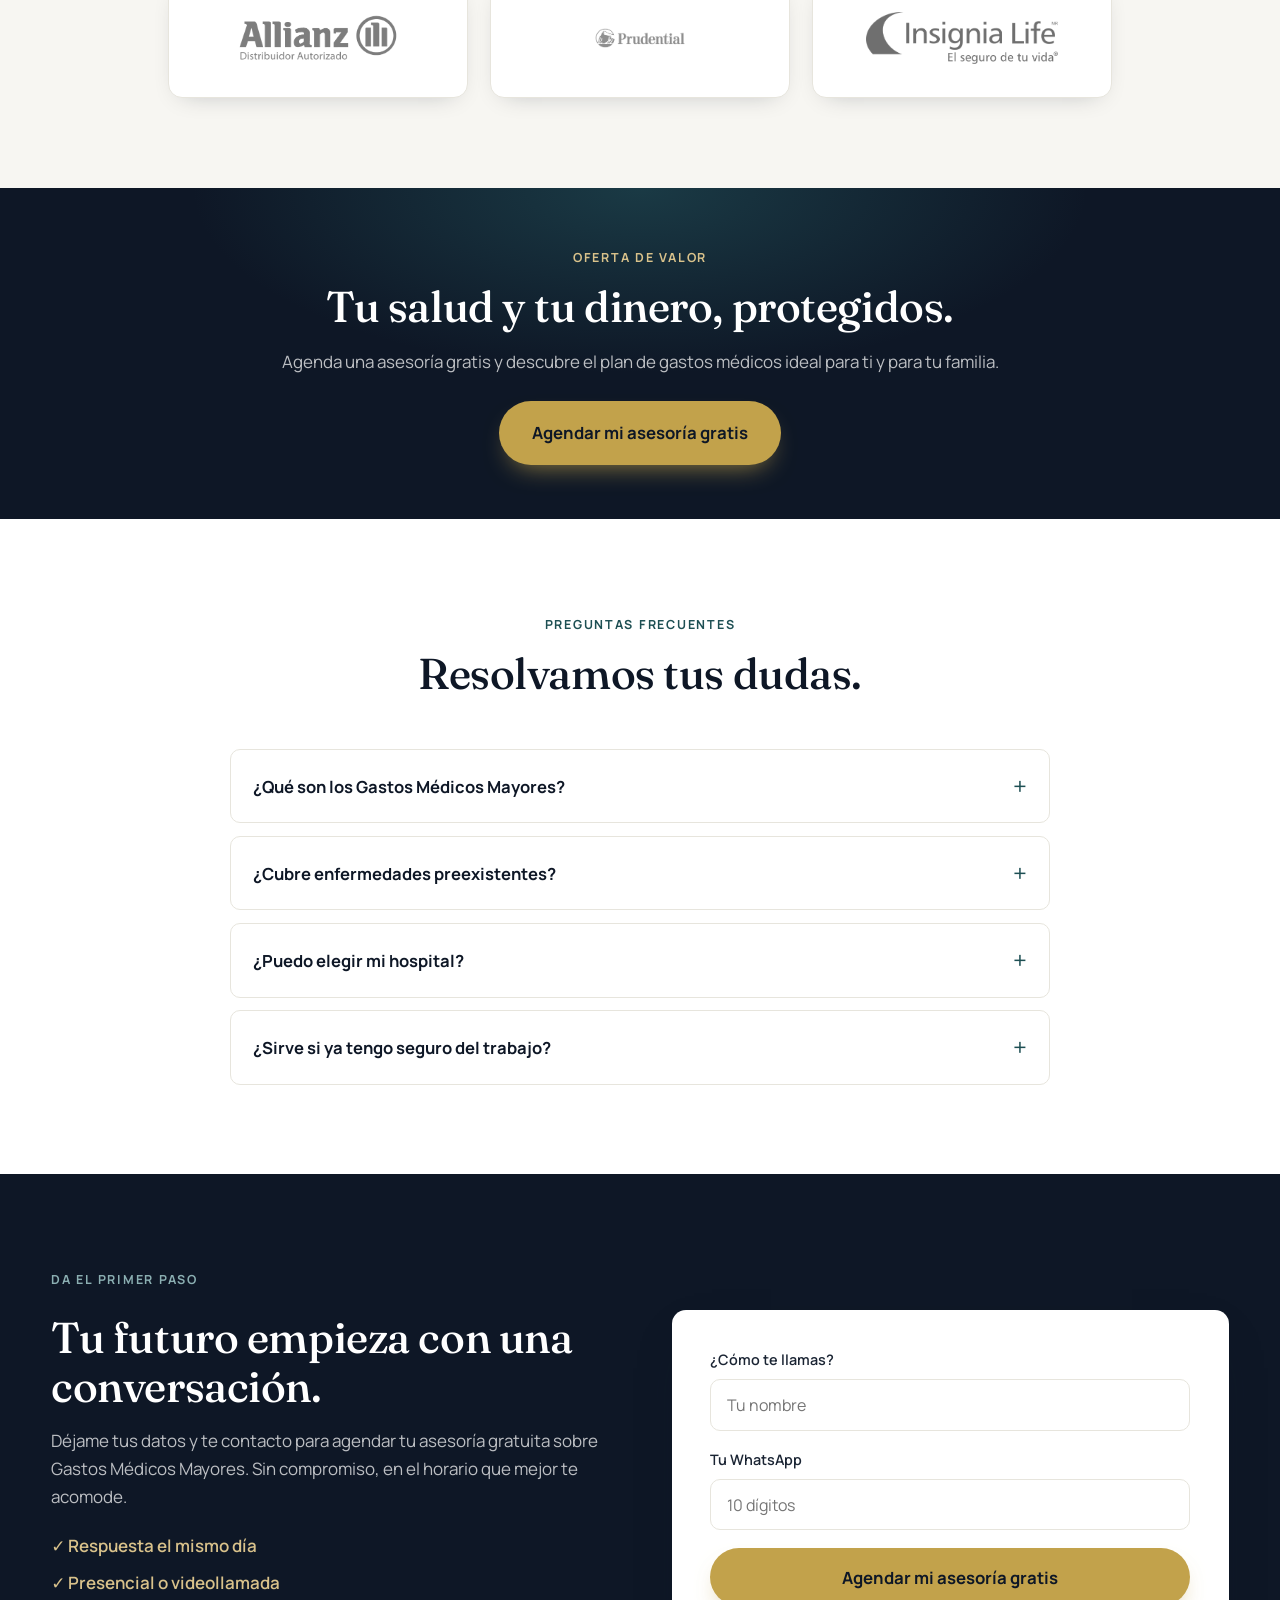
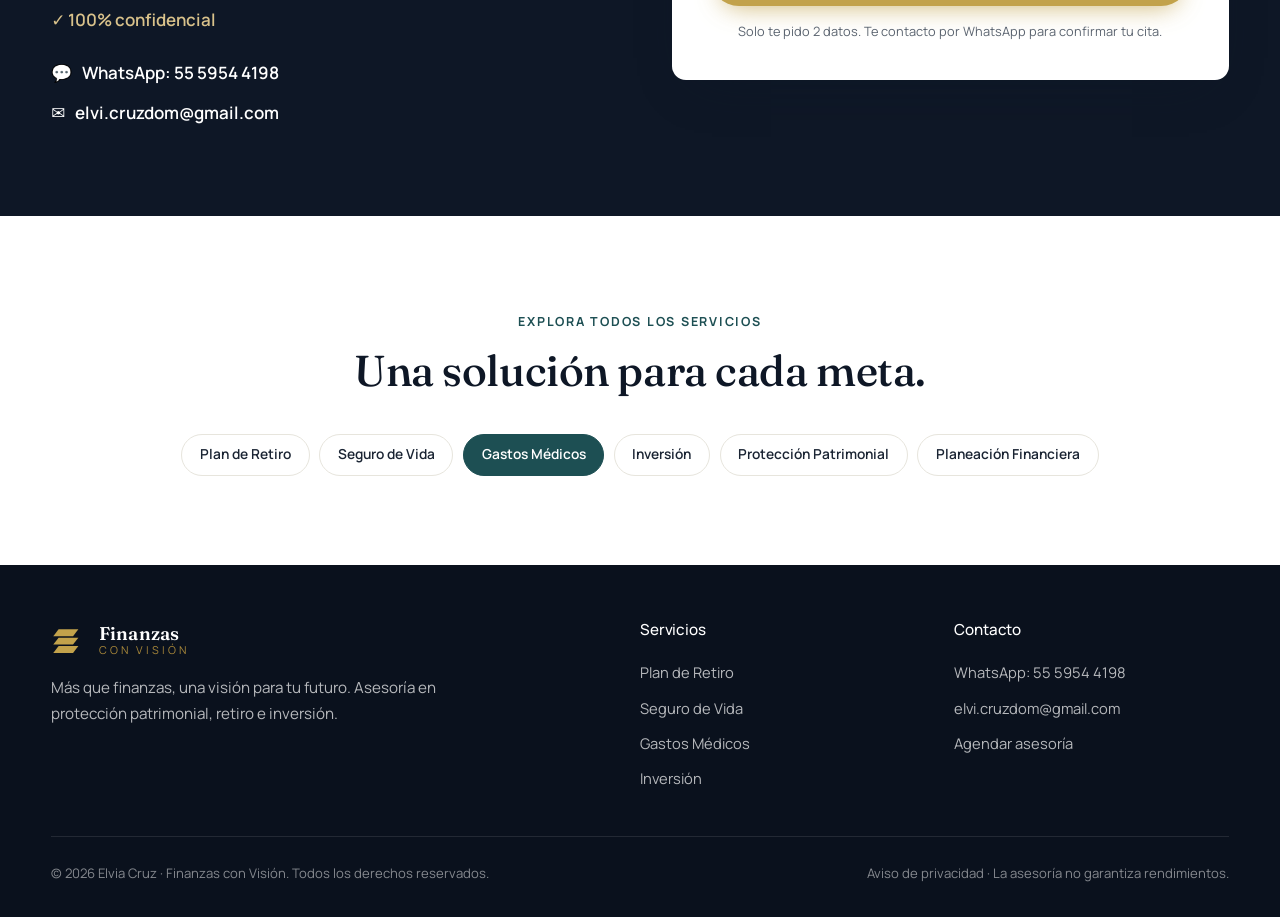
<file: gastos-medicos.html>
<!DOCTYPE html>
<html lang="es-MX">
<head>
  <meta charset="UTF-8" />
  <meta name="viewport" content="width=device-width, initial-scale=1.0" />
  <title>Gastos Médicos Mayores | Elvia Cruz · Finanzas con Visión</title>
  <meta name="description" content="Atiéndete en los mejores hospitales sin descapitalizarte. Seguro de Gastos Médicos Mayores. Agenda tu asesoría gratis con Elvia Cruz." />
  <meta name="theme-color" content="#0E1726" />
  <meta property="og:title" content="Gastos Médicos Mayores | Finanzas con Visión" />
  <meta property="og:description" content="Atiéndete en los mejores hospitales sin descapitalizarte. Seguro de Gastos Médicos Mayores. Agenda tu asesoría gratis con Elvia Cruz." />
  <meta property="og:type" content="website" />
  <meta property="og:image" content="assets/Elvy.jpeg" />

  <link rel="preconnect" href="https://fonts.googleapis.com" />
  <link rel="preconnect" href="https://fonts.gstatic.com" crossorigin />
  <link href="https://fonts.googleapis.com/css2?family=Fraunces:opsz,wght@9..144,400;9..144,500;9..144,600&family=Manrope:wght@400;500;600;700&display=swap" rel="stylesheet" />
  <link rel="icon" type="image/svg+xml" href="assets/logo.svg" />
  <link rel="stylesheet" href="css/gastos-medicos/gastos-medicos.css?v=3" />

  <!-- ===== META PIXEL (reemplazar PIXEL_ID) =====
  <script>!function(f,b,e,v,n,t,s2){if(f.fbq)return;n=f.fbq=function(){n.callMethod?n.callMethod.apply(n,arguments):n.queue.push(arguments)};if(!f._fbq)f._fbq=n;n.push=n;n.loaded=!0;n.version='2.0';n.queue=[];t=b.createElement(e);t.async=!0;t.src=v;s2=b.getElementsByTagName(e)[0];s2.parentNode.insertBefore(t,s2)}(window,document,'script','https://connect.facebook.net/en_US/fbevents.js');fbq('init','PIXEL_ID');fbq('track','PageView');</script>
  -->

  <!-- Datos estructurados (SEO) -->
  <script type="application/ld+json">
  {"@context":"https://schema.org","@graph":[
    {"@type":"FinancialService","name":"Finanzas con Visión — Gastos Médicos Mayores","description":"Atiéndete en los mejores hospitales sin descapitalizarte. Seguro de Gastos Médicos Mayores. Agenda tu asesoría gratis con Elvia Cruz.","areaServed":"MX","priceRange":"Asesoría gratuita","telephone":"+525559544198","email":"elvi.cruzdom@gmail.com","provider":{"@type":"Person","name":"Elvia Cruz","jobTitle":"Asesora Financiera"}},
    {"@type":"FAQPage","mainEntity":[{"@type":"Question","name":"¿Qué son los Gastos Médicos Mayores?","acceptedAnswer":{"@type":"Answer","text":"Un seguro que cubre gastos hospitalarios y de cirugías de cierto monto en adelante, protegiendo tu patrimonio."}},{"@type":"Question","name":"¿Cubre enfermedades preexistentes?","acceptedAnswer":{"@type":"Answer","text":"Depende del caso; lo revisamos con transparencia en tu asesoría."}},{"@type":"Question","name":"¿Puedo elegir mi hospital?","acceptedAnswer":{"@type":"Answer","text":"Sí, dentro de la red de tu plan, que incluye hospitales de primer nivel."}},{"@type":"Question","name":"¿Sirve si ya tengo seguro del trabajo?","acceptedAnswer":{"@type":"Answer","text":"Puede complementarlo o darte cobertura propia si cambias de empleo."}}]}
  ]}
  </script>
</head>
<body>
  <div class="scroll-progress" id="scrollProgress" aria-hidden="true"></div>

  <!-- HEADER -->
  <header class="site-header" id="header">
    <div class="container header-inner">
      <a href="index.html" class="brand" aria-label="Finanzas con Visión - Inicio">
        <img src="assets/logo.svg" alt="" class="brand-mark" width="40" height="40" />
        <span class="brand-text"><strong>Finanzas</strong><em>con visión</em></span>
      </a>
      <nav class="nav" id="nav" aria-label="Navegación principal">
        <a href="index.html">Inicio</a>
        <a href="index.html#servicios">Servicios</a>
        <a href="#incluye">Qué incluye</a>
        <a href="#faq">Preguntas</a>
        <a href="#agenda" class="btn btn-gold nav-cta">Agendar asesoría</a>
      </nav>
      <button class="nav-toggle" id="navToggle" aria-label="Abrir menú" aria-expanded="false">
        <span></span><span></span><span></span>
      </button>
    </div>
  </header>

  <main>
    <!-- HERO VSL (variante por servicio · agrega la URL del video en data-video) -->
    <section class="vsl-hero">
      <div class="container vsl-inner">
        <span class="vsl-eyebrow reveal"><span class="dot"></span>Gastos Médicos Mayores</span>
        <h1 class="reveal" data-delay="80">Una emergencia médica no debería <span class="text-gold">costarte tu patrimonio.</span></h1>
        <p class="vsl-hero-sub reveal" data-delay="160">Un accidente o una enfermedad inesperada pueden borrar años de ahorro en días. Mira cómo protegerte sin descapitalizarte.</p>
        <div class="video-wrap reveal" id="videoWrap" data-delay="220" data-video="" role="button" tabindex="0" aria-label="Reproducir video"><div class="video-fallback"><span>Finanzas con Visión</span></div><span class="video-tag"><span class="rec"></span> VIDEO · Míralo antes de decidir</span><button class="play-btn" aria-label="Reproducir"><svg viewBox="0 0 24 24" fill="currentColor" aria-hidden="true"><path d="M8 5v14l11-7z"/></svg></button></div>
        <div class="vsl-cta reveal" data-delay="300"><div class="btn-row"><a href="#agenda" class="btn btn-gold btn-lg" data-cta="hero-agenda">Quiero mi asesoría gratis</a><a href="https://wa.me/525559544198?text=Hola%20Elvia%2C%20vi%20tu%20informaci%C3%B3n%20sobre%20Gastos%20Médicos%20Mayores%20y%20quiero%20agendar%20mi%20asesor%C3%ADa" class="btn btn-ghost btn-lg" style="color:#fff;border-color:rgba(255,255,255,.35)" target="_blank" rel="noopener">Escribir por WhatsApp</a></div><ul class="vsl-trust"><li>✓ Primera asesoría sin costo</li><li>✓ 100% personalizada</li><li>✓ Sin compromiso</li></ul></div>
      </div>
      <div class="hero-bg" aria-hidden="true"><span class="aurora aurora-1"></span><span class="aurora aurora-2"></span><span class="grid-overlay"></span></div>
    </section>

    <!-- PROBLEMA -->
    <section class="section problema" id="problema">
      <div class="container">
        <div class="section-head reveal">
          <span class="kicker">¿Te identificas?</span>
          <h2>Lo que está en juego si no actúas hoy.</h2>
        </div>
        <div class="cards-3">
          <article class="pain-card reveal">
            <span class="pain-icon" aria-hidden="true"><svg viewBox="0 0 24 24" fill="none" stroke="currentColor" stroke-width="1.6" stroke-linecap="round" stroke-linejoin="round"><path d="M10.3 4.3 1.8 19a2 2 0 0 0 1.7 3h17a2 2 0 0 0 1.7-3L13.7 4.3a2 2 0 0 0-3.4 0z"/><path d="M12 9v4M12 17h.01"/></svg></span>
            <h3>Hospitales que cuestan fortunas</h3>
            <p>Una cirugía o una hospitalización privada puede superar fácilmente los cientos de miles de pesos.</p>
          </article>
          <article class="pain-card reveal" data-delay="100">
            <span class="pain-icon" aria-hidden="true"><svg viewBox="0 0 24 24" fill="none" stroke="currentColor" stroke-width="1.6" stroke-linecap="round" stroke-linejoin="round"><circle cx="12" cy="12" r="9"/><path d="M15 9l-6 6M9 9l6 6"/></svg></span>
            <h3>Tus ahorros en riesgo</h3>
            <p>Sin protección, la cuenta del hospital sale directo de tu patrimonio.</p>
          </article>
          <article class="pain-card reveal" data-delay="200">
            <span class="pain-icon" aria-hidden="true"><svg viewBox="0 0 24 24" fill="none" stroke="currentColor" stroke-width="1.6" stroke-linecap="round" stroke-linejoin="round"><path d="M22 17l-8.5-8.5-4 4L2 5"/><path d="M16 17h6v-6"/></svg></span>
            <h3>El sistema público se satura</h3>
            <p>Esperar no siempre es una opción cuando tu salud está en juego.</p>
          </article>
        </div>
        <p class="problema-close reveal">La buena noticia: <strong>todo esto se puede planear.</strong> Y empieza con una conversación.</p>
      </div>
    </section>

    <!-- BENEFICIOS / SOLUCIÓN -->
    <section class="section beneficios">
      <div class="container">
        <div class="section-head reveal">
          <span class="kicker">La solución</span>
          <h2>Así te ayudo a lograrlo.</h2>
        </div>
        <div class="cards-4">
          <article class="benefit-card reveal">
            <span class="benefit-num">01</span>
            <h3>Atención de primer nivel</h3>
            <p>Accede a los mejores hospitales y médicos sin pensar en el costo.</p>
          </article>
          <article class="benefit-card reveal" data-delay="80">
            <span class="benefit-num">02</span>
            <h3>Tu ahorro intacto</h3>
            <p>El seguro cubre los gastos mayores; tú conservas tu patrimonio.</p>
          </article>
          <article class="benefit-card reveal" data-delay="160">
            <span class="benefit-num">03</span>
            <h3>Cobertura amplia</h3>
            <p>Cirugías, hospitalización, estudios y más, según tu plan.</p>
          </article>
          <article class="benefit-card reveal" data-delay="240">
            <span class="benefit-num">04</span>
            <h3>Para toda la familia</h3>
            <p>Puedes proteger a tu pareja e hijos en una sola póliza.</p>
          </article>
        </div>
      </div>
    </section>

    <!-- SECCIÓN ESTRELLA (única por servicio) -->
    <section class="section signature sig-compare" id="herramienta"><div class="container"><div class="section-head reveal"><span class="kicker">La diferencia es enorme</span><h2>Lo que pagarías sin seguro… y con él.</h2><p class="section-lead">Costos ilustrativos de eventos médicos comunes en hospitales privados.</p></div><div class="compare-grid"><div class="compare-item reveal"><h3>Cirugía mayor</h3><div class="bar-row"><span class="bar-label">Sin seguro</span><div class="bar"><span class="bar-fill bar-bad" style="--w:90%"></span><b class="bar-amt">$350,000</b></div></div><div class="bar-row"><span class="bar-label">Con seguro</span><div class="bar"><span class="bar-fill bar-good" style="--w:11%"></span><b class="bar-amt">desde $8,000*</b></div></div></div><div class="compare-item reveal"><h3>Hospitalización</h3><div class="bar-row"><span class="bar-label">Sin seguro</span><div class="bar"><span class="bar-fill bar-bad" style="--w:70%"></span><b class="bar-amt">$180,000</b></div></div><div class="bar-row"><span class="bar-label">Con seguro</span><div class="bar"><span class="bar-fill bar-good" style="--w:9%"></span><b class="bar-amt">desde $6,000*</b></div></div></div><div class="compare-item reveal"><h3>Urgencia / accidente</h3><div class="bar-row"><span class="bar-label">Sin seguro</span><div class="bar"><span class="bar-fill bar-bad" style="--w:48%"></span><b class="bar-amt">$90,000</b></div></div><div class="bar-row"><span class="bar-label">Con seguro</span><div class="bar"><span class="bar-fill bar-good" style="--w:7%"></span><b class="bar-amt">desde $4,000*</b></div></div></div></div><p class="calc-disclaimer" style="text-align:center;margin-top:1.4rem">*Montos ilustrativos; dependen del plan, deducible y coaseguro. Solo para fines comparativos.</p></div></section>

    <!-- QUÉ INCLUYE -->
    <section class="section" id="incluye">
      <div class="container split-grid">
        <div class="reveal">
          <span class="kicker">¿Qué incluye?</span>
          <h2 style="margin:.6rem 0 1.4rem">Todo lo que recibes al trabajar conmigo.</h2>
          <ul class="checklist">
            <li>Análisis de tus necesidades de cobertura</li>
            <li>Comparativa de sumas aseguradas y deducibles</li>
            <li>Cobertura hospitalaria y de cirugías</li>
            <li>Opción de cobertura familiar</li>
            <li>Acceso a red de hospitales de primer nivel</li>
            <li>Respaldo de aseguradoras líderes</li>
          </ul>
        </div>
        <div class="split-visual reveal" data-delay="120">
          <h3>¿Para quién es?</h3>
          <ul class="checklist">
            <li>Familias que quieren tranquilidad</li>
            <li>Profesionistas sin seguro privado</li>
            <li>Quienes dependen solo del sistema público</li>
          </ul>
          <a href="#agenda" class="btn btn-gold btn-block btn-lg" style="margin-top:1.8rem" data-cta="incluye-agenda">Agendar mi asesoría gratis</a>
        </div>
      </div>
    </section>

    <!-- PROCESO -->
    <section class="section proceso">
      <div class="container">
        <div class="section-head reveal light">
          <span class="kicker">Cómo funciona</span>
          <h2>Empezar es sencillo. Y el primer paso es gratis.</h2>
        </div>
        <ol class="steps">
          <li class="step reveal">
            <span class="step-num">1</span>
            <h3>Agendas tu asesoría</h3>
            <p>Eliges día y hora. Sin costo y sin compromiso.</p>
          </li>
          <li class="step reveal" data-delay="100">
            <span class="step-num">2</span>
            <h3>Analizamos tu situación</h3>
            <p>Entiendo tus metas, tu familia y tu momento.</p>
          </li>
          <li class="step reveal" data-delay="200">
            <span class="step-num">3</span>
            <h3>Diseñamos tu plan</h3>
            <p>Una estrategia clara, a tu medida y en lenguaje simple.</p>
          </li>
          <li class="step reveal" data-delay="300">
            <span class="step-num">4</span>
            <h3>Avanzas con seguridad</h3>
            <p>Te acompaño en cada paso hacia tu meta.</p>
          </li>
        </ol>
        <div class="proceso-cta reveal"><a href="#agenda" class="btn btn-gold btn-lg">Dar mi primer paso</a></div>
      </div>
    </section>

    <!-- ALIADOS -->
    <section class="section aliados" id="aliados">
      <div class="container">
        <div class="section-head reveal">
          <span class="kicker">Aliados comerciales</span>
          <h2>Respaldada por las aseguradoras líderes del país.</h2>
        </div>
        <div class="partners reveal">
          <div class="partner"><img src="assets/allianz-distribuidor-autorizado.png" alt="Allianz" onerror="this.replaceWith(Object.assign(document.createElement('span'),{className:'partner-name',textContent:'Allianz'}))" /></div>
          <div class="partner"><img src="assets/Prudential-Financial-Logo.png" alt="Prudential" onerror="this.replaceWith(Object.assign(document.createElement('span'),{className:'partner-name',textContent:'Prudential'}))" /></div>
          <div class="partner"><img src="assets/insignia.webp" alt="Insignia Life" onerror="this.replaceWith(Object.assign(document.createElement('span'),{className:'partner-name',textContent:'Insignia Life'}))" /></div>
        </div>
      </div>
    </section>

    <!-- OFERTA -->
    <section class="offer-bar">
      <div class="container offer-box reveal">
        <span class="kicker">Oferta de valor</span>
        <h2>Tu salud y tu dinero, protegidos.</h2>
        <p>Agenda una asesoría gratis y descubre el plan de gastos médicos ideal para ti y para tu familia.</p>
        <a href="#agenda" class="btn btn-gold btn-lg">Agendar mi asesoría gratis</a>
      </div>
    </section>

    <!-- FAQ -->
    <section class="section faq" id="faq">
      <div class="container faq-wrap">
        <div class="section-head reveal">
          <span class="kicker">Preguntas frecuentes</span>
          <h2>Resolvamos tus dudas.</h2>
        </div>
        <div class="faq-list">
          <details class="faq-item reveal">
            <summary>¿Qué son los Gastos Médicos Mayores?</summary>
            <p>Un seguro que cubre gastos hospitalarios y de cirugías de cierto monto en adelante, protegiendo tu patrimonio.</p>
          </details>
          <details class="faq-item reveal">
            <summary>¿Cubre enfermedades preexistentes?</summary>
            <p>Depende del caso; lo revisamos con transparencia en tu asesoría.</p>
          </details>
          <details class="faq-item reveal">
            <summary>¿Puedo elegir mi hospital?</summary>
            <p>Sí, dentro de la red de tu plan, que incluye hospitales de primer nivel.</p>
          </details>
          <details class="faq-item reveal">
            <summary>¿Sirve si ya tengo seguro del trabajo?</summary>
            <p>Puede complementarlo o darte cobertura propia si cambias de empleo.</p>
          </details>
        </div>
      </div>
    </section>

    <!-- AGENDA / FORM -->
    <section class="section agenda" id="agenda">
      <div class="container agenda-grid">
        <div class="agenda-copy reveal">
          <span class="kicker light">Da el primer paso</span>
          <h2>Tu futuro empieza con una conversación.</h2>
          <p>Déjame tus datos y te contacto para agendar tu asesoría gratuita sobre Gastos Médicos Mayores. Sin compromiso, en el horario que mejor te acomode.</p>
          <ul class="agenda-list">
            <li>✓ Respuesta el mismo día</li>
            <li>✓ Presencial o videollamada</li>
            <li>✓ 100% confidencial</li>
          </ul>
          <div class="agenda-contact">
            <a href="https://wa.me/525559544198?text=Hola%20Elvia%2C%20vi%20tu%20informaci%C3%B3n%20sobre%20Gastos%20Médicos%20Mayores%20y%20quiero%20agendar%20mi%20asesor%C3%ADa" class="contact-line" target="_blank" rel="noopener"><span aria-hidden="true">💬</span> WhatsApp: 55 5954 4198</a>
            <a href="mailto:elvi.cruzdom@gmail.com" class="contact-line"><span aria-hidden="true">✉️</span> elvi.cruzdom@gmail.com</a>
          </div>
        </div>
        <div class="agenda-card reveal" data-delay="120">
          <form id="leadForm" class="lead-form" novalidate data-servicio="Gastos Médicos Mayores">
            <div class="field"><label for="nombre">¿Cómo te llamas?</label><input type="text" id="nombre" name="nombre" required placeholder="Tu nombre" autocomplete="name" /></div>
            <div class="field"><label for="whatsapp">Tu WhatsApp</label><input type="tel" id="whatsapp" name="whatsapp" required placeholder="10 dígitos" autocomplete="tel" inputmode="numeric" /></div>
            <button type="submit" class="btn btn-gold btn-block btn-lg" data-cta="form-submit">Agendar mi asesoría gratis</button>
            <p class="form-note">Solo te pido 2 datos. Te contacto por WhatsApp para confirmar tu cita.</p>
            <p class="form-success" id="formSuccess" hidden>✓ ¡Listo! Te redirijo a WhatsApp para confirmar…</p>
          </form>
          <!-- Calendly opcional: pega tu widget aquí -->
        </div>
      </div>
    </section>

    <!-- OTROS SERVICIOS -->
    <section class="section" style="text-align:center">
      <div class="container">
        <div class="section-head reveal" style="margin-bottom:0">
          <span class="kicker">Explora todos los servicios</span>
          <h2>Una solución para cada meta.</h2>
        </div>
        <div class="svc-nav reveal">
          <a class="svc-chip" href="retiro.html">Plan de Retiro</a>
          <a class="svc-chip" href="seguro-vida.html">Seguro de Vida</a>
          <a class="svc-chip active" href="gastos-medicos.html">Gastos Médicos</a>
          <a class="svc-chip" href="inversion.html">Inversión</a>
          <a class="svc-chip" href="proteccion-patrimonial.html">Protección Patrimonial</a>
          <a class="svc-chip" href="planeacion-financiera.html">Planeación Financiera</a>
        </div>
      </div>
    </section>
  </main>

  <!-- FOOTER -->
  <footer class="site-footer">
    <div class="container footer-grid">
      <div class="footer-brand">
        <a href="index.html" class="brand brand--footer">
          <img src="assets/logo.svg" alt="" class="brand-mark" width="44" height="44" />
          <span class="brand-text"><strong>Finanzas</strong><em>con visión</em></span>
        </a>
        <p>Más que finanzas, una visión para tu futuro. Asesoría en protección patrimonial, retiro e inversión.</p>
      </div>
      <div class="footer-col">
        <h4>Servicios</h4>
        <a href="retiro.html">Plan de Retiro</a>
        <a href="seguro-vida.html">Seguro de Vida</a>
        <a href="gastos-medicos.html">Gastos Médicos</a>
        <a href="inversion.html">Inversión</a>
      </div>
      <div class="footer-col">
        <h4>Contacto</h4>
        <a href="https://wa.me/525559544198" target="_blank" rel="noopener">WhatsApp: 55 5954 4198</a>
        <a href="mailto:elvi.cruzdom@gmail.com">elvi.cruzdom@gmail.com</a>
        <a href="#agenda">Agendar asesoría</a>
      </div>
    </div>
    <div class="container footer-bottom">
      <span>© <span id="year">2026</span> Elvia Cruz · Finanzas con Visión. Todos los derechos reservados.</span>
      <span class="footer-legal">Aviso de privacidad · La asesoría no garantiza rendimientos.</span>
    </div>
  </footer>

  <!-- CTA FIJO MÓVIL -->
  <div class="mobile-cta">
    <a href="#agenda" class="btn btn-gold mcta-main" data-cta="mobilebar-agenda">Agendar gratis</a>
    <a href="https://wa.me/525559544198?text=Hola%20Elvia%2C%20vi%20tu%20informaci%C3%B3n%20sobre%20Gastos%20Médicos%20Mayores%20y%20quiero%20agendar%20mi%20asesor%C3%ADa" class="mcta-wa" target="_blank" rel="noopener" aria-label="WhatsApp"><svg viewBox="0 0 32 32" width="30" height="30" fill="currentColor" aria-hidden="true"><path d="M16 .5C7.4.5.5 7.4.5 16c0 2.8.7 5.4 2 7.7L.5 31.5l8-2.1c2.2 1.2 4.8 1.9 7.5 1.9 8.6 0 15.5-6.9 15.5-15.5S24.6.5 16 .5zm0 28.3c-2.4 0-4.7-.6-6.7-1.8l-.5-.3-4.7 1.2 1.3-4.6-.3-.5C3.9 20.8 3.3 18.5 3.3 16 3.3 9 9 3.3 16 3.3S28.7 9 28.7 16 23 28.8 16 28.8zm7.4-9.5c-.4-.2-2.4-1.2-2.7-1.3-.4-.1-.6-.2-.9.2-.3.4-1 1.3-1.3 1.6-.2.2-.5.3-.9.1-.4-.2-1.7-.6-3.2-2-1.2-1-2-2.4-2.2-2.8-.2-.4 0-.6.2-.8l.6-.7c.2-.2.3-.4.4-.6.1-.2 0-.5 0-.7-.1-.2-.9-2.1-1.2-2.9-.3-.8-.6-.7-.9-.7h-.7c-.2 0-.6.1-1 .5-.3.4-1.3 1.3-1.3 3.1s1.3 3.6 1.5 3.8c.2.2 2.6 4 6.3 5.5.9.4 1.6.6 2.1.8.9.3 1.7.2 2.3.1.7-.1 2.4-1 2.7-1.9.3-.9.3-1.7.2-1.9-.1-.2-.3-.3-.7-.5z"/></svg></a>
  </div>

  <!-- WHATSAPP FLOTANTE -->
  <a href="https://wa.me/525559544198?text=Hola%20Elvia%2C%20vi%20tu%20informaci%C3%B3n%20sobre%20Gastos%20Médicos%20Mayores%20y%20quiero%20agendar%20mi%20asesor%C3%ADa" class="wa-float" target="_blank" rel="noopener" aria-label="Escríbeme por WhatsApp"><svg viewBox="0 0 32 32" width="30" height="30" fill="currentColor" aria-hidden="true"><path d="M16 .5C7.4.5.5 7.4.5 16c0 2.8.7 5.4 2 7.7L.5 31.5l8-2.1c2.2 1.2 4.8 1.9 7.5 1.9 8.6 0 15.5-6.9 15.5-15.5S24.6.5 16 .5zm0 28.3c-2.4 0-4.7-.6-6.7-1.8l-.5-.3-4.7 1.2 1.3-4.6-.3-.5C3.9 20.8 3.3 18.5 3.3 16 3.3 9 9 3.3 16 3.3S28.7 9 28.7 16 23 28.8 16 28.8zm7.4-9.5c-.4-.2-2.4-1.2-2.7-1.3-.4-.1-.6-.2-.9.2-.3.4-1 1.3-1.3 1.6-.2.2-.5.3-.9.1-.4-.2-1.7-.6-3.2-2-1.2-1-2-2.4-2.2-2.8-.2-.4 0-.6.2-.8l.6-.7c.2-.2.3-.4.4-.6.1-.2 0-.5 0-.7-.1-.2-.9-2.1-1.2-2.9-.3-.8-.6-.7-.9-.7h-.7c-.2 0-.6.1-1 .5-.3.4-1.3 1.3-1.3 3.1s1.3 3.6 1.5 3.8c.2.2 2.6 4 6.3 5.5.9.4 1.6.6 2.1.8.9.3 1.7.2 2.3.1.7-.1 2.4-1 2.7-1.9.3-.9.3-1.7.2-1.9-.1-.2-.3-.3-.7-.5z"/></svg></a>

  <!-- MODAL VIDEO -->
  <div class="video-modal" id="videoModal" aria-hidden="true">
    <div class="video-modal-inner">
      <button class="video-close" id="videoClose" aria-label="Cerrar video">&times;</button>
      <div id="videoModalBody" style="width:100%;height:100%"></div>
    </div>
  </div>

  <script src="js/shared/vsl.js?v=3" defer></script>
</body>
</html>
</file>
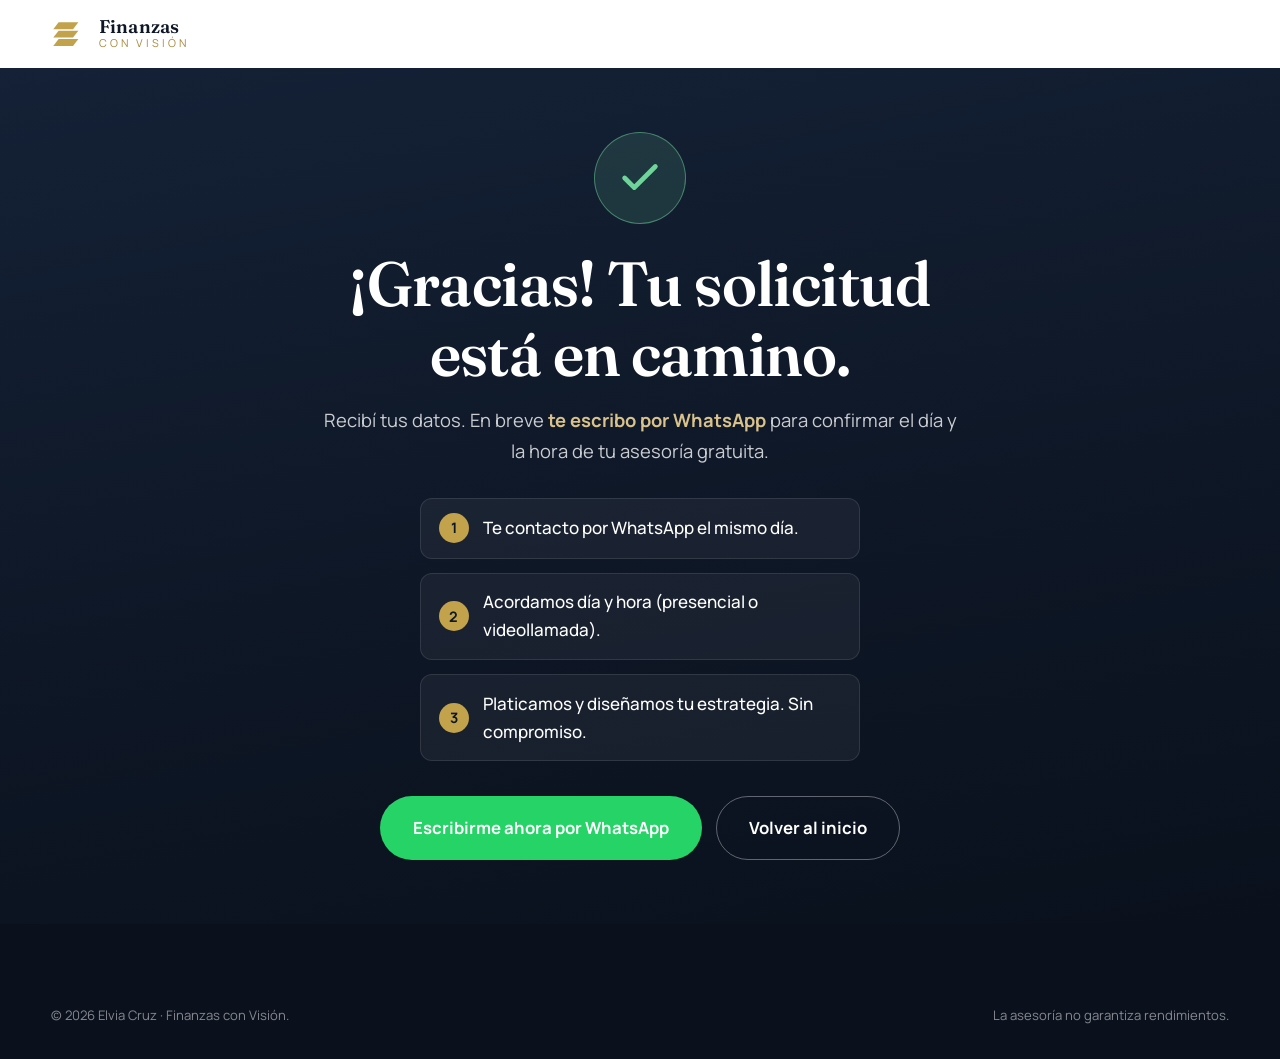
<file: gracias.html>
<!DOCTYPE html>
<html lang="es-MX">
<head>
  <meta charset="UTF-8" />
  <meta name="viewport" content="width=device-width, initial-scale=1.0" />
  <meta name="robots" content="noindex" />
  <title>¡Gracias! | Elvia Cruz · Finanzas con Visión</title>
  <meta name="theme-color" content="#0E1726" />
  <link rel="preconnect" href="https://fonts.googleapis.com" />
  <link rel="preconnect" href="https://fonts.gstatic.com" crossorigin />
  <link href="https://fonts.googleapis.com/css2?family=Fraunces:opsz,wght@9..144,400;9..144,500;9..144,600&family=Manrope:wght@400;500;600;700&display=swap" rel="stylesheet" />
  <link rel="icon" type="image/svg+xml" href="assets/logo.svg" />
  <link rel="stylesheet" href="css/gracias/gracias.css" />

  <!-- ===== META PIXEL (reemplazar PIXEL_ID) =====
  <script>!function(f,b,e,v,n,t,s){if(f.fbq)return;n=f.fbq=function(){n.callMethod?n.callMethod.apply(n,arguments):n.queue.push(arguments)};if(!f._fbq)f._fbq=n;n.push=n;n.loaded=!0;n.version='2.0';n.queue=[];t=b.createElement(e);t.async=!0;t.src=v;s=b.getElementsByTagName(e)[0];s.parentNode.insertBefore(t,s)}(window,document,'script','https://connect.facebook.net/en_US/fbevents.js');fbq('init','PIXEL_ID');fbq('track','PageView');fbq('track','Schedule');</script>
  -->
</head>
<body>
  <header class="site-header" id="header">
    <div class="container header-inner">
      <a href="index.html" class="brand" aria-label="Finanzas con Visión - Inicio">
        <img src="assets/logo.svg" alt="" class="brand-mark" width="40" height="40" />
        <span class="brand-text"><strong>Finanzas</strong><em>con visión</em></span>
      </a>
    </div>
  </header>

  <main>
    <section class="gracias">
      <div class="container gracias-card">
        <div class="check-badge" aria-hidden="true">
          <svg viewBox="0 0 24 24" fill="none" stroke-width="2.5" stroke-linecap="round" stroke-linejoin="round"><path d="M20 6L9 17l-5-5"/></svg>
        </div>
        <h1>¡Gracias! Tu solicitud está en camino.</h1>
        <p class="lead">Recibí tus datos<span id="svcLine"></span>. En breve <strong>te escribo por WhatsApp</strong> para confirmar el día y la hora de tu asesoría gratuita.</p>

        <ol class="next-steps">
          <li><span class="num">1</span> Te contacto por WhatsApp el mismo día.</li>
          <li><span class="num">2</span> Acordamos día y hora (presencial o videollamada).</li>
          <li><span class="num">3</span> Platicamos y diseñamos tu estrategia. Sin compromiso.</li>
        </ol>

        <div class="gracias-cta">
          <a href="https://wa.me/525559544198?text=Hola%20Elvia%2C%20acabo%20de%20agendar%20mi%20asesor%C3%ADa" class="btn btn-wa btn-lg" target="_blank" rel="noopener" id="waBtn">Escribirme ahora por WhatsApp</a>
          <a href="index.html" class="btn btn-ghost btn-lg" style="color:#fff;border-color:rgba(255,255,255,.35)">Volver al inicio</a>
        </div>
      </div>
    </section>
  </main>

  <footer class="site-footer">
    <div class="container footer-bottom" style="border:0">
      <span>© <span id="year">2026</span> Elvia Cruz · Finanzas con Visión.</span>
      <span class="footer-legal">La asesoría no garantiza rendimientos.</span>
    </div>
  </footer>

  <script>
    document.getElementById('year').textContent = new Date().getFullYear();
    // Muestra el servicio que llega por ?s= y refleja en el CTA de WhatsApp
    const params = new URLSearchParams(location.search);
    const s = params.get('s');
    if (s) {
      const svc = decodeURIComponent(s);
      document.getElementById('svcLine').textContent = ' sobre ' + svc;
      const wa = document.getElementById('waBtn');
      wa.href = 'https://wa.me/525559544198?text=' + encodeURIComponent('Hola Elvia, acabo de agendar mi asesoría sobre ' + svc);
    }
    if (typeof window.fbq === 'function') window.fbq('track', 'Schedule');
  </script>
</body>
</html>
</file>
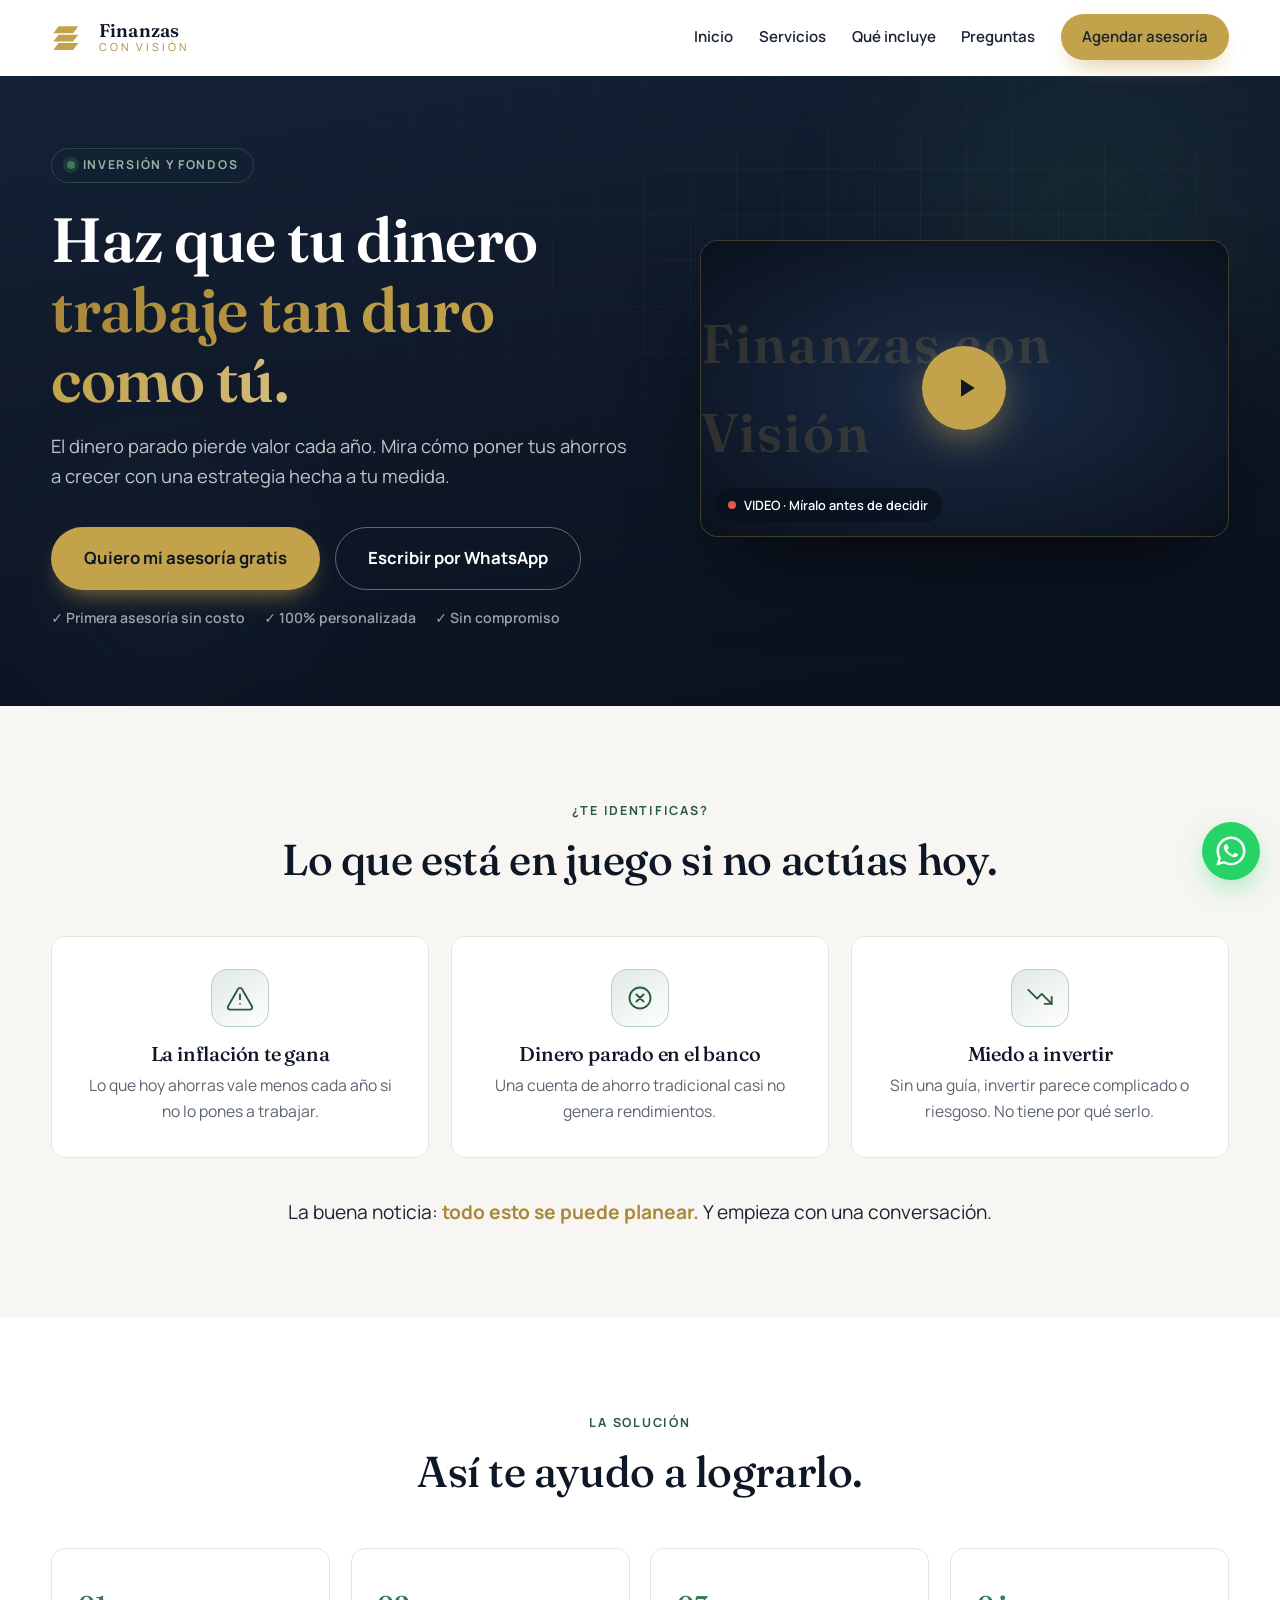
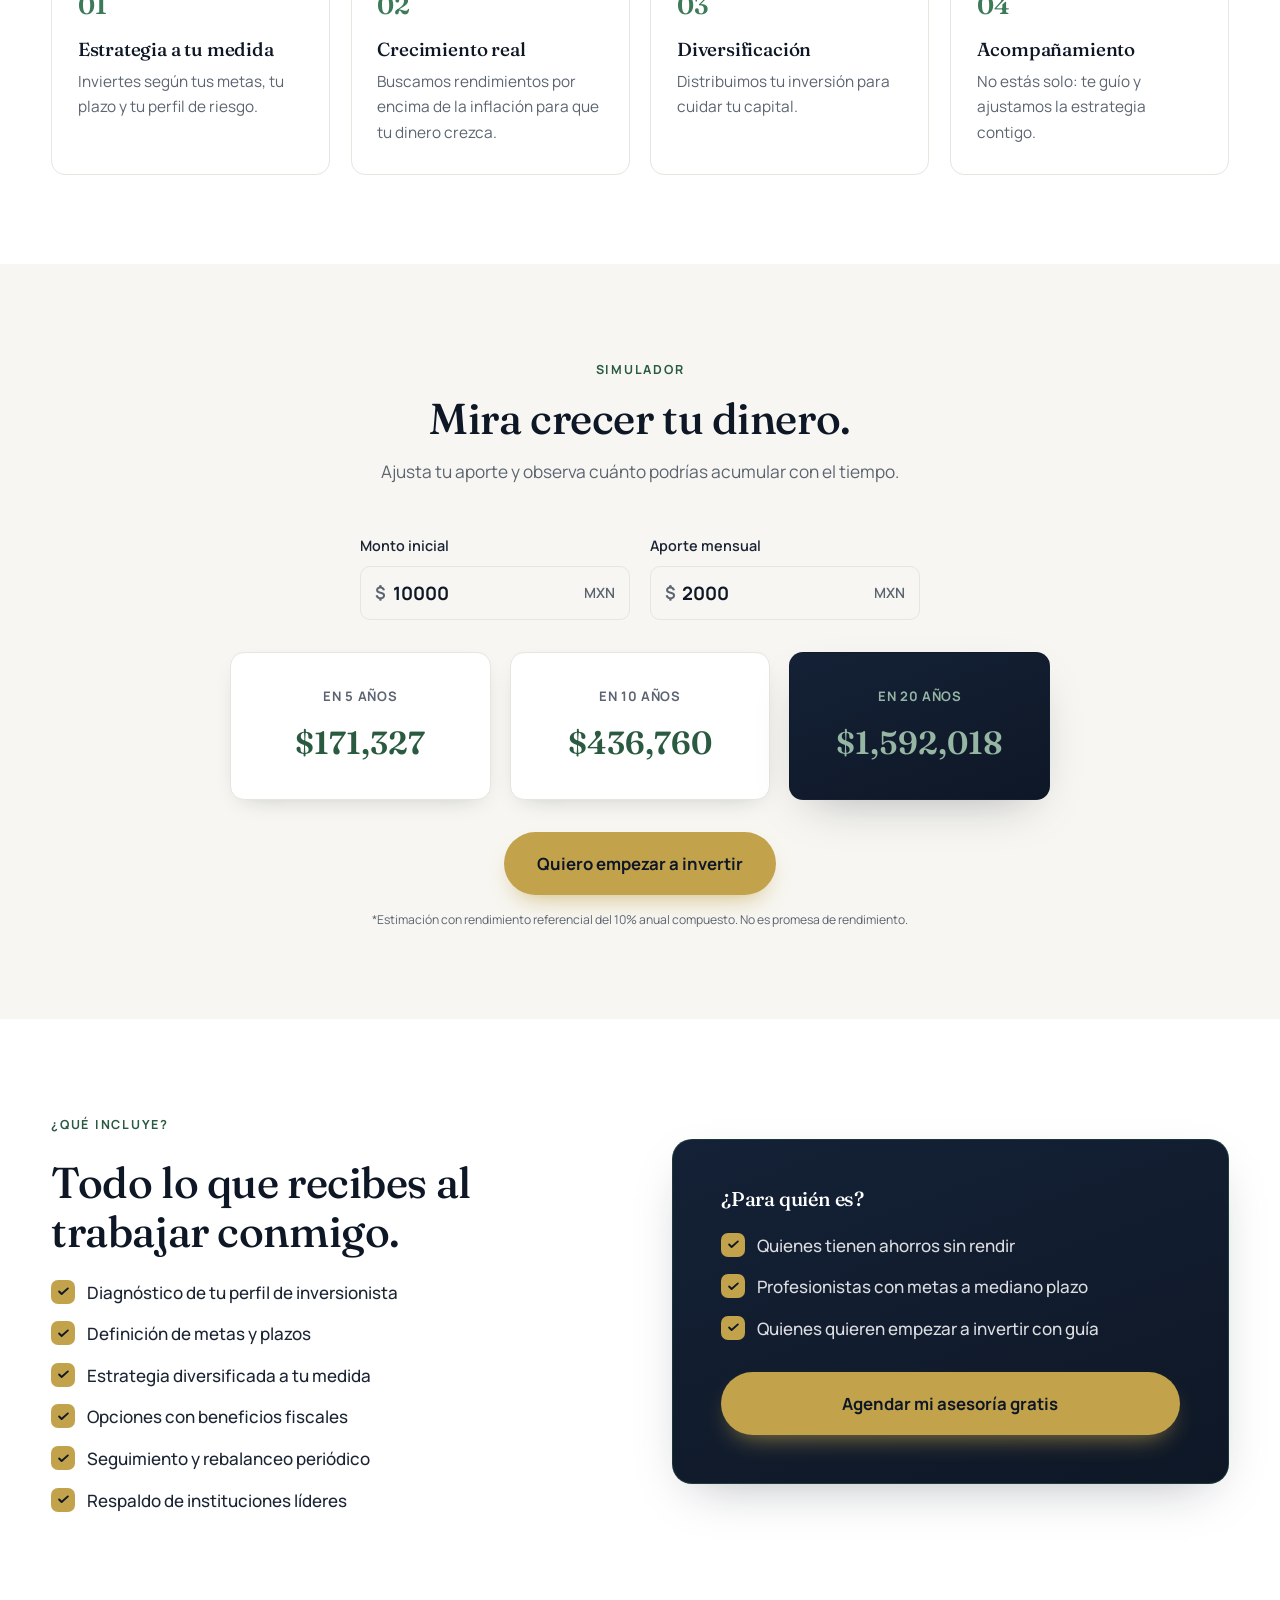
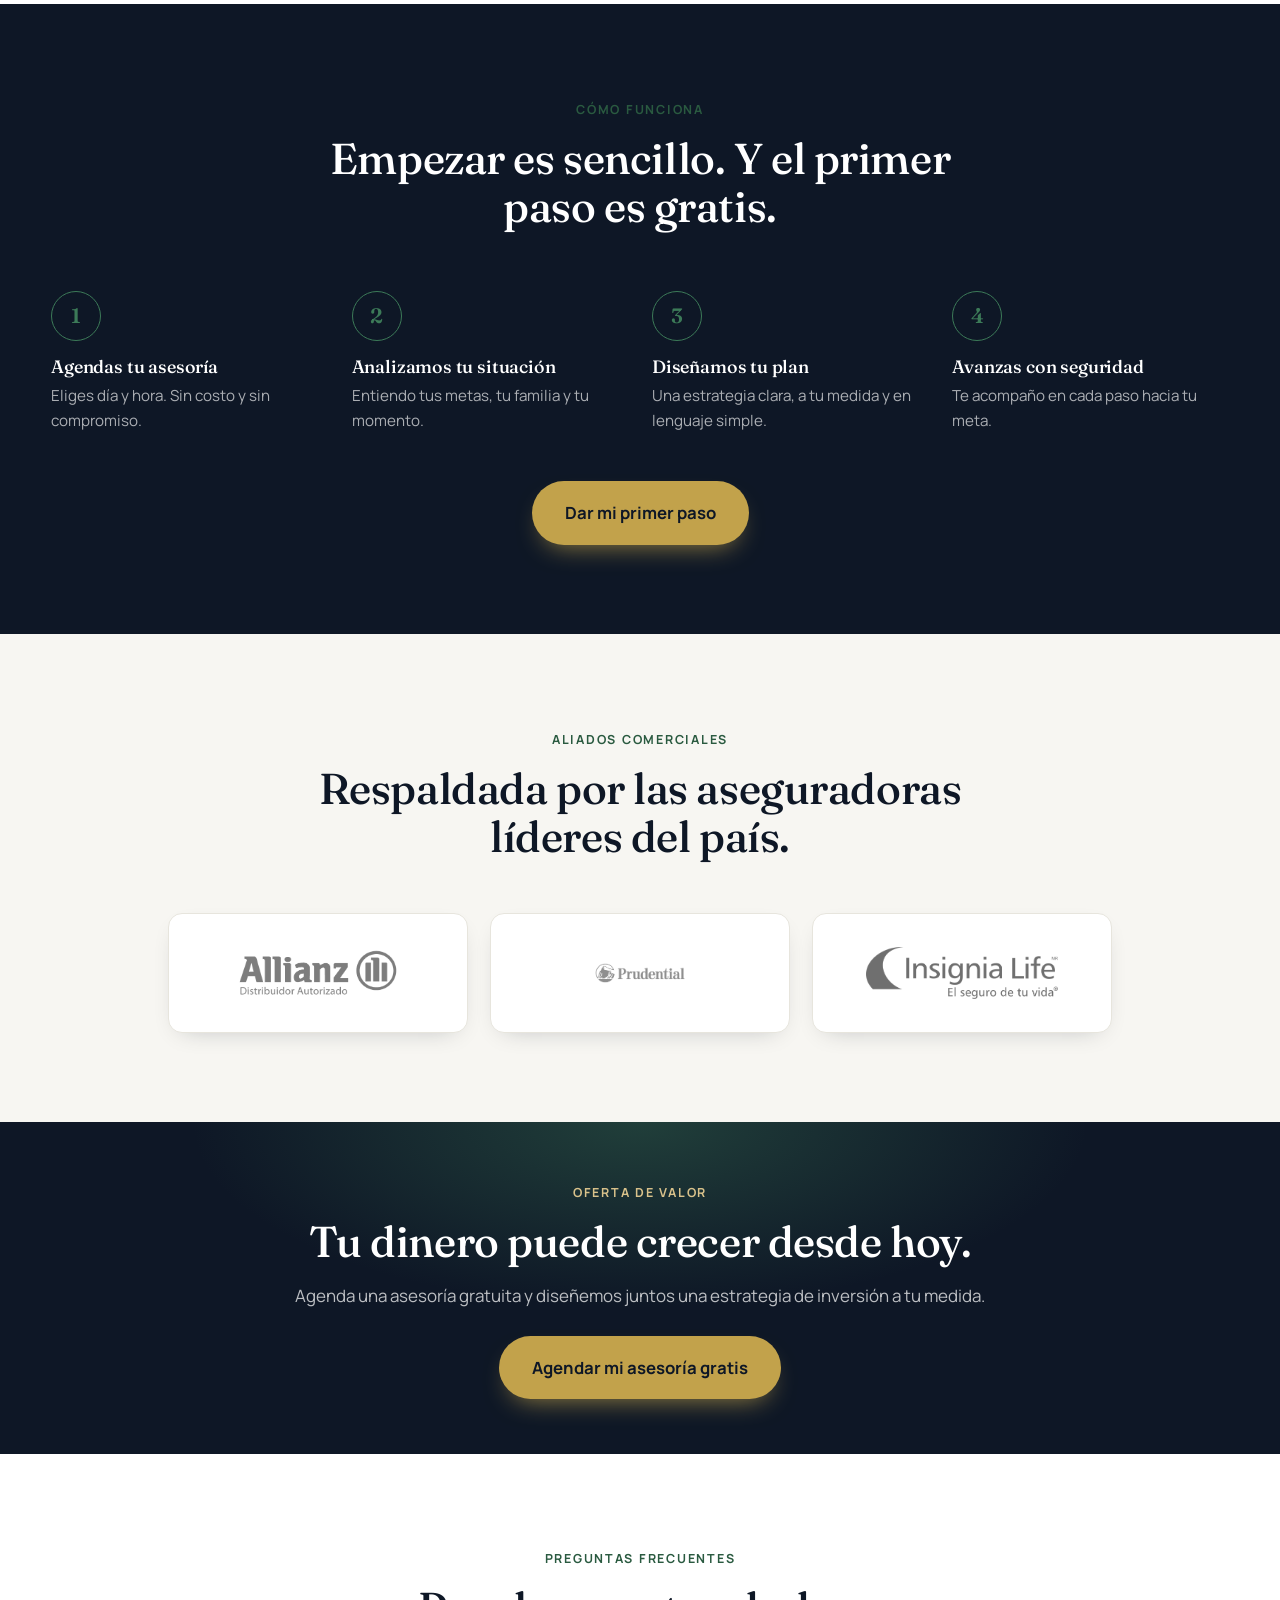
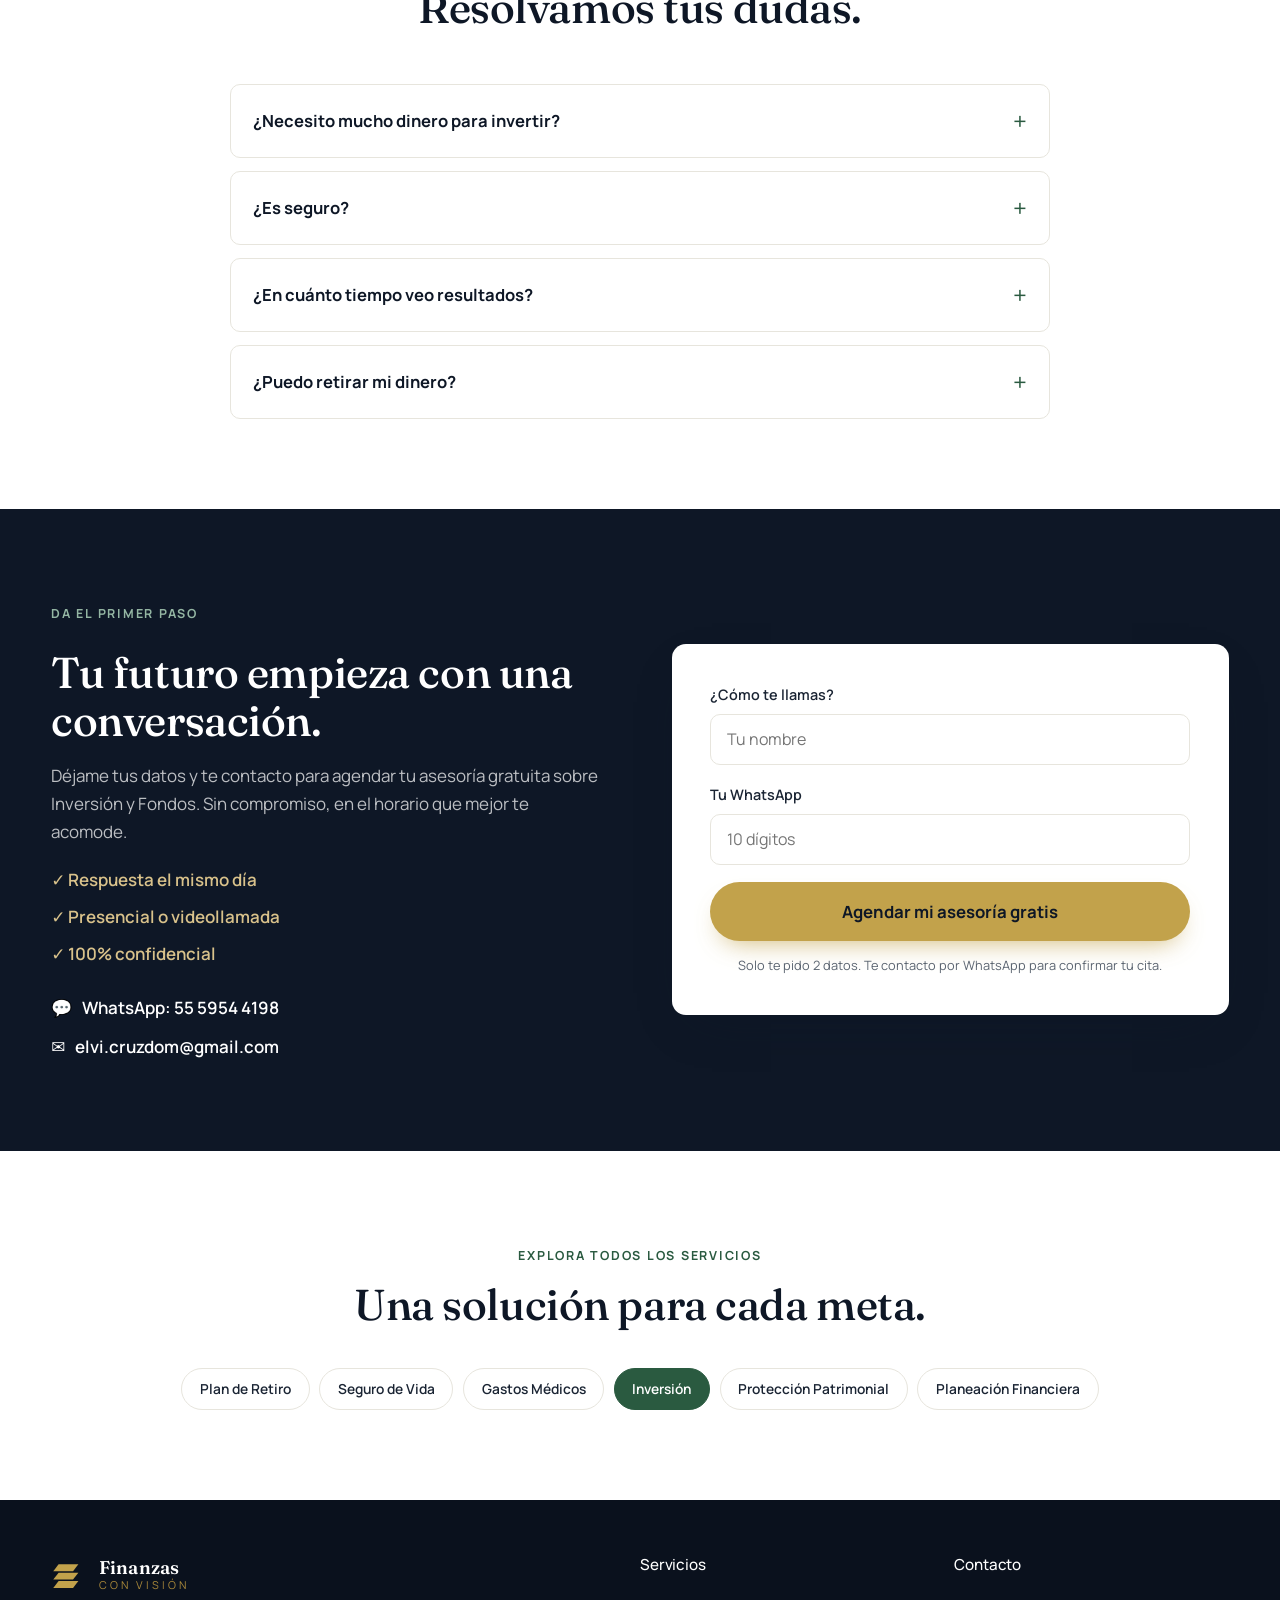
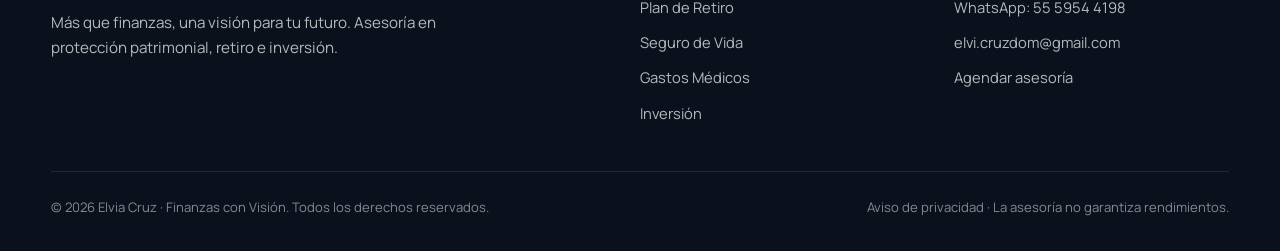
<file: inversion.html>
<!DOCTYPE html>
<html lang="es-MX">
<head>
  <meta charset="UTF-8" />
  <meta name="viewport" content="width=device-width, initial-scale=1.0" />
  <title>Inversión y Fondos | Elvia Cruz · Finanzas con Visión</title>
  <meta name="description" content="Haz que tu dinero crezca con una estrategia a tu medida. Inversión y fondos. Agenda tu asesoría gratis con Elvia Cruz, Finanzas con Visión." />
  <meta name="theme-color" content="#0E1726" />
  <meta property="og:title" content="Inversión y Fondos | Finanzas con Visión" />
  <meta property="og:description" content="Haz que tu dinero crezca con una estrategia a tu medida. Inversión y fondos. Agenda tu asesoría gratis con Elvia Cruz, Finanzas con Visión." />
  <meta property="og:type" content="website" />
  <meta property="og:image" content="assets/Elvy.jpeg" />

  <link rel="preconnect" href="https://fonts.googleapis.com" />
  <link rel="preconnect" href="https://fonts.gstatic.com" crossorigin />
  <link href="https://fonts.googleapis.com/css2?family=Fraunces:opsz,wght@9..144,400;9..144,500;9..144,600&family=Manrope:wght@400;500;600;700&display=swap" rel="stylesheet" />
  <link rel="icon" type="image/svg+xml" href="assets/logo.svg" />
  <link rel="stylesheet" href="css/inversion/inversion.css?v=3" />

  <!-- ===== META PIXEL (reemplazar PIXEL_ID) =====
  <script>!function(f,b,e,v,n,t,s2){if(f.fbq)return;n=f.fbq=function(){n.callMethod?n.callMethod.apply(n,arguments):n.queue.push(arguments)};if(!f._fbq)f._fbq=n;n.push=n;n.loaded=!0;n.version='2.0';n.queue=[];t=b.createElement(e);t.async=!0;t.src=v;s2=b.getElementsByTagName(e)[0];s2.parentNode.insertBefore(t,s2)}(window,document,'script','https://connect.facebook.net/en_US/fbevents.js');fbq('init','PIXEL_ID');fbq('track','PageView');</script>
  -->

  <!-- Datos estructurados (SEO) -->
  <script type="application/ld+json">
  {"@context":"https://schema.org","@graph":[
    {"@type":"FinancialService","name":"Finanzas con Visión — Inversión y Fondos","description":"Haz que tu dinero crezca con una estrategia a tu medida. Inversión y fondos. Agenda tu asesoría gratis con Elvia Cruz, Finanzas con Visión.","areaServed":"MX","priceRange":"Asesoría gratuita","telephone":"+525559544198","email":"elvi.cruzdom@gmail.com","provider":{"@type":"Person","name":"Elvia Cruz","jobTitle":"Asesora Financiera"}},
    {"@type":"FAQPage","mainEntity":[{"@type":"Question","name":"¿Necesito mucho dinero para invertir?","acceptedAnswer":{"@type":"Answer","text":"No. Empezamos con lo que tengas y crecemos desde ahí."}},{"@type":"Question","name":"¿Es seguro?","acceptedAnswer":{"@type":"Answer","text":"Toda inversión tiene riesgo, pero lo gestionamos según tu perfil y diversificamos para cuidarte."}},{"@type":"Question","name":"¿En cuánto tiempo veo resultados?","acceptedAnswer":{"@type":"Answer","text":"La inversión es de mediano y largo plazo; te explico expectativas realistas."}},{"@type":"Question","name":"¿Puedo retirar mi dinero?","acceptedAnswer":{"@type":"Answer","text":"Según el instrumento. Elegimos opciones acordes a tu liquidez y metas."}}]}
  ]}
  </script>
</head>
<body>
  <div class="scroll-progress" id="scrollProgress" aria-hidden="true"></div>

  <!-- HEADER -->
  <header class="site-header" id="header">
    <div class="container header-inner">
      <a href="index.html" class="brand" aria-label="Finanzas con Visión - Inicio">
        <img src="assets/logo.svg" alt="" class="brand-mark" width="40" height="40" />
        <span class="brand-text"><strong>Finanzas</strong><em>con visión</em></span>
      </a>
      <nav class="nav" id="nav" aria-label="Navegación principal">
        <a href="index.html">Inicio</a>
        <a href="index.html#servicios">Servicios</a>
        <a href="#incluye">Qué incluye</a>
        <a href="#faq">Preguntas</a>
        <a href="#agenda" class="btn btn-gold nav-cta">Agendar asesoría</a>
      </nav>
      <button class="nav-toggle" id="navToggle" aria-label="Abrir menú" aria-expanded="false">
        <span></span><span></span><span></span>
      </button>
    </div>
  </header>

  <main>
    <!-- HERO VSL (variante por servicio · agrega la URL del video en data-video) -->
    <section class="vsl-hero vsl-hero--split">
      <div class="container vsl-split">
        <div class="vsl-split-copy">
          <span class="vsl-eyebrow reveal"><span class="dot"></span>Inversión y Fondos</span>
          <h1 class="reveal" data-delay="80">Haz que tu dinero <span class="text-gold">trabaje tan duro como tú.</span></h1>
          <p class="vsl-hero-sub reveal" data-delay="160">El dinero parado pierde valor cada año. Mira cómo poner tus ahorros a crecer con una estrategia hecha a tu medida.</p>
          <div class="vsl-cta reveal" data-delay="300"><div class="btn-row"><a href="#agenda" class="btn btn-gold btn-lg" data-cta="hero-agenda">Quiero mi asesoría gratis</a><a href="https://wa.me/525559544198?text=Hola%20Elvia%2C%20vi%20tu%20informaci%C3%B3n%20sobre%20Inversión%20y%20Fondos%20y%20quiero%20agendar%20mi%20asesor%C3%ADa" class="btn btn-ghost btn-lg" style="color:#fff;border-color:rgba(255,255,255,.35)" target="_blank" rel="noopener">Escribir por WhatsApp</a></div><ul class="vsl-trust"><li>✓ Primera asesoría sin costo</li><li>✓ 100% personalizada</li><li>✓ Sin compromiso</li></ul></div>
        </div>
        <div class="vsl-split-video reveal" data-delay="120"><div class="video-wrap reveal" id="videoWrap" data-delay="220" data-video="" role="button" tabindex="0" aria-label="Reproducir video"><div class="video-fallback"><span>Finanzas con Visión</span></div><span class="video-tag"><span class="rec"></span> VIDEO · Míralo antes de decidir</span><button class="play-btn" aria-label="Reproducir"><svg viewBox="0 0 24 24" fill="currentColor" aria-hidden="true"><path d="M8 5v14l11-7z"/></svg></button></div></div>
      </div>
      <div class="hero-bg" aria-hidden="true"><span class="aurora aurora-1"></span><span class="aurora aurora-2"></span><span class="grid-overlay"></span></div>
    </section>

    <!-- PROBLEMA -->
    <section class="section problema" id="problema">
      <div class="container">
        <div class="section-head reveal">
          <span class="kicker">¿Te identificas?</span>
          <h2>Lo que está en juego si no actúas hoy.</h2>
        </div>
        <div class="cards-3">
          <article class="pain-card reveal">
            <span class="pain-icon" aria-hidden="true"><svg viewBox="0 0 24 24" fill="none" stroke="currentColor" stroke-width="1.6" stroke-linecap="round" stroke-linejoin="round"><path d="M10.3 4.3 1.8 19a2 2 0 0 0 1.7 3h17a2 2 0 0 0 1.7-3L13.7 4.3a2 2 0 0 0-3.4 0z"/><path d="M12 9v4M12 17h.01"/></svg></span>
            <h3>La inflación te gana</h3>
            <p>Lo que hoy ahorras vale menos cada año si no lo pones a trabajar.</p>
          </article>
          <article class="pain-card reveal" data-delay="100">
            <span class="pain-icon" aria-hidden="true"><svg viewBox="0 0 24 24" fill="none" stroke="currentColor" stroke-width="1.6" stroke-linecap="round" stroke-linejoin="round"><circle cx="12" cy="12" r="9"/><path d="M15 9l-6 6M9 9l6 6"/></svg></span>
            <h3>Dinero parado en el banco</h3>
            <p>Una cuenta de ahorro tradicional casi no genera rendimientos.</p>
          </article>
          <article class="pain-card reveal" data-delay="200">
            <span class="pain-icon" aria-hidden="true"><svg viewBox="0 0 24 24" fill="none" stroke="currentColor" stroke-width="1.6" stroke-linecap="round" stroke-linejoin="round"><path d="M22 17l-8.5-8.5-4 4L2 5"/><path d="M16 17h6v-6"/></svg></span>
            <h3>Miedo a invertir</h3>
            <p>Sin una guía, invertir parece complicado o riesgoso. No tiene por qué serlo.</p>
          </article>
        </div>
        <p class="problema-close reveal">La buena noticia: <strong>todo esto se puede planear.</strong> Y empieza con una conversación.</p>
      </div>
    </section>

    <!-- BENEFICIOS / SOLUCIÓN -->
    <section class="section beneficios">
      <div class="container">
        <div class="section-head reveal">
          <span class="kicker">La solución</span>
          <h2>Así te ayudo a lograrlo.</h2>
        </div>
        <div class="cards-4">
          <article class="benefit-card reveal">
            <span class="benefit-num">01</span>
            <h3>Estrategia a tu medida</h3>
            <p>Inviertes según tus metas, tu plazo y tu perfil de riesgo.</p>
          </article>
          <article class="benefit-card reveal" data-delay="80">
            <span class="benefit-num">02</span>
            <h3>Crecimiento real</h3>
            <p>Buscamos rendimientos por encima de la inflación para que tu dinero crezca.</p>
          </article>
          <article class="benefit-card reveal" data-delay="160">
            <span class="benefit-num">03</span>
            <h3>Diversificación</h3>
            <p>Distribuimos tu inversión para cuidar tu capital.</p>
          </article>
          <article class="benefit-card reveal" data-delay="240">
            <span class="benefit-num">04</span>
            <h3>Acompañamiento</h3>
            <p>No estás solo: te guío y ajustamos la estrategia contigo.</p>
          </article>
        </div>
      </div>
    </section>

    <!-- SECCIÓN ESTRELLA (única por servicio) -->
    <section class="section signature sig-growth" id="herramienta">
      <div class="container">
        <div class="section-head reveal"><span class="kicker">Simulador</span><h2>Mira crecer tu dinero.</h2><p class="section-lead">Ajusta tu aporte y observa cuánto podrías acumular con el tiempo.</p></div>
        <div class="growth-controls reveal">
          <div class="gc-field"><label>Monto inicial</label><div class="input-money"><span>$</span><input type="number" id="gInicial" value="10000" min="0" step="1000" inputmode="numeric"><small>MXN</small></div></div>
          <div class="gc-field"><label>Aporte mensual</label><div class="input-money"><span>$</span><input type="number" id="gAporte" value="2000" min="500" step="500" inputmode="numeric"><small>MXN</small></div></div>
        </div>
        <div class="growth-cards">
          <div class="growth-card reveal"><span class="gc-label">En 5 años</span><strong id="g5">$0</strong></div>
          <div class="growth-card reveal" data-delay="100"><span class="gc-label">En 10 años</span><strong id="g10">$0</strong></div>
          <div class="growth-card featured reveal" data-delay="200"><span class="gc-label">En 20 años</span><strong id="g20">$0</strong></div>
        </div>
        <div style="text-align:center;margin-top:2rem"><a href="#agenda" class="btn btn-gold btn-lg" data-cta="growth-agenda">Quiero empezar a invertir</a></div>
        <p class="calc-disclaimer" style="text-align:center;margin-top:1rem">*Estimación con rendimiento referencial del 10% anual compuesto. No es promesa de rendimiento.</p>
      </div>
    </section>

    <!-- QUÉ INCLUYE -->
    <section class="section" id="incluye">
      <div class="container split-grid">
        <div class="reveal">
          <span class="kicker">¿Qué incluye?</span>
          <h2 style="margin:.6rem 0 1.4rem">Todo lo que recibes al trabajar conmigo.</h2>
          <ul class="checklist">
            <li>Diagnóstico de tu perfil de inversionista</li>
            <li>Definición de metas y plazos</li>
            <li>Estrategia diversificada a tu medida</li>
            <li>Opciones con beneficios fiscales</li>
            <li>Seguimiento y rebalanceo periódico</li>
            <li>Respaldo de instituciones líderes</li>
          </ul>
        </div>
        <div class="split-visual reveal" data-delay="120">
          <h3>¿Para quién es?</h3>
          <ul class="checklist">
            <li>Quienes tienen ahorros sin rendir</li>
            <li>Profesionistas con metas a mediano plazo</li>
            <li>Quienes quieren empezar a invertir con guía</li>
          </ul>
          <a href="#agenda" class="btn btn-gold btn-block btn-lg" style="margin-top:1.8rem" data-cta="incluye-agenda">Agendar mi asesoría gratis</a>
        </div>
      </div>
    </section>

    <!-- PROCESO -->
    <section class="section proceso">
      <div class="container">
        <div class="section-head reveal light">
          <span class="kicker">Cómo funciona</span>
          <h2>Empezar es sencillo. Y el primer paso es gratis.</h2>
        </div>
        <ol class="steps">
          <li class="step reveal">
            <span class="step-num">1</span>
            <h3>Agendas tu asesoría</h3>
            <p>Eliges día y hora. Sin costo y sin compromiso.</p>
          </li>
          <li class="step reveal" data-delay="100">
            <span class="step-num">2</span>
            <h3>Analizamos tu situación</h3>
            <p>Entiendo tus metas, tu familia y tu momento.</p>
          </li>
          <li class="step reveal" data-delay="200">
            <span class="step-num">3</span>
            <h3>Diseñamos tu plan</h3>
            <p>Una estrategia clara, a tu medida y en lenguaje simple.</p>
          </li>
          <li class="step reveal" data-delay="300">
            <span class="step-num">4</span>
            <h3>Avanzas con seguridad</h3>
            <p>Te acompaño en cada paso hacia tu meta.</p>
          </li>
        </ol>
        <div class="proceso-cta reveal"><a href="#agenda" class="btn btn-gold btn-lg">Dar mi primer paso</a></div>
      </div>
    </section>

    <!-- ALIADOS -->
    <section class="section aliados" id="aliados">
      <div class="container">
        <div class="section-head reveal">
          <span class="kicker">Aliados comerciales</span>
          <h2>Respaldada por las aseguradoras líderes del país.</h2>
        </div>
        <div class="partners reveal">
          <div class="partner"><img src="assets/allianz-distribuidor-autorizado.png" alt="Allianz" onerror="this.replaceWith(Object.assign(document.createElement('span'),{className:'partner-name',textContent:'Allianz'}))" /></div>
          <div class="partner"><img src="assets/Prudential-Financial-Logo.png" alt="Prudential" onerror="this.replaceWith(Object.assign(document.createElement('span'),{className:'partner-name',textContent:'Prudential'}))" /></div>
          <div class="partner"><img src="assets/insignia.webp" alt="Insignia Life" onerror="this.replaceWith(Object.assign(document.createElement('span'),{className:'partner-name',textContent:'Insignia Life'}))" /></div>
        </div>
      </div>
    </section>

    <!-- OFERTA -->
    <section class="offer-bar">
      <div class="container offer-box reveal">
        <span class="kicker">Oferta de valor</span>
        <h2>Tu dinero puede crecer desde hoy.</h2>
        <p>Agenda una asesoría gratuita y diseñemos juntos una estrategia de inversión a tu medida.</p>
        <a href="#agenda" class="btn btn-gold btn-lg">Agendar mi asesoría gratis</a>
      </div>
    </section>

    <!-- FAQ -->
    <section class="section faq" id="faq">
      <div class="container faq-wrap">
        <div class="section-head reveal">
          <span class="kicker">Preguntas frecuentes</span>
          <h2>Resolvamos tus dudas.</h2>
        </div>
        <div class="faq-list">
          <details class="faq-item reveal">
            <summary>¿Necesito mucho dinero para invertir?</summary>
            <p>No. Empezamos con lo que tengas y crecemos desde ahí.</p>
          </details>
          <details class="faq-item reveal">
            <summary>¿Es seguro?</summary>
            <p>Toda inversión tiene riesgo, pero lo gestionamos según tu perfil y diversificamos para cuidarte.</p>
          </details>
          <details class="faq-item reveal">
            <summary>¿En cuánto tiempo veo resultados?</summary>
            <p>La inversión es de mediano y largo plazo; te explico expectativas realistas.</p>
          </details>
          <details class="faq-item reveal">
            <summary>¿Puedo retirar mi dinero?</summary>
            <p>Según el instrumento. Elegimos opciones acordes a tu liquidez y metas.</p>
          </details>
        </div>
      </div>
    </section>

    <!-- AGENDA / FORM -->
    <section class="section agenda" id="agenda">
      <div class="container agenda-grid">
        <div class="agenda-copy reveal">
          <span class="kicker light">Da el primer paso</span>
          <h2>Tu futuro empieza con una conversación.</h2>
          <p>Déjame tus datos y te contacto para agendar tu asesoría gratuita sobre Inversión y Fondos. Sin compromiso, en el horario que mejor te acomode.</p>
          <ul class="agenda-list">
            <li>✓ Respuesta el mismo día</li>
            <li>✓ Presencial o videollamada</li>
            <li>✓ 100% confidencial</li>
          </ul>
          <div class="agenda-contact">
            <a href="https://wa.me/525559544198?text=Hola%20Elvia%2C%20vi%20tu%20informaci%C3%B3n%20sobre%20Inversión%20y%20Fondos%20y%20quiero%20agendar%20mi%20asesor%C3%ADa" class="contact-line" target="_blank" rel="noopener"><span aria-hidden="true">💬</span> WhatsApp: 55 5954 4198</a>
            <a href="mailto:elvi.cruzdom@gmail.com" class="contact-line"><span aria-hidden="true">✉️</span> elvi.cruzdom@gmail.com</a>
          </div>
        </div>
        <div class="agenda-card reveal" data-delay="120">
          <form id="leadForm" class="lead-form" novalidate data-servicio="Inversión y Fondos">
            <div class="field"><label for="nombre">¿Cómo te llamas?</label><input type="text" id="nombre" name="nombre" required placeholder="Tu nombre" autocomplete="name" /></div>
            <div class="field"><label for="whatsapp">Tu WhatsApp</label><input type="tel" id="whatsapp" name="whatsapp" required placeholder="10 dígitos" autocomplete="tel" inputmode="numeric" /></div>
            <button type="submit" class="btn btn-gold btn-block btn-lg" data-cta="form-submit">Agendar mi asesoría gratis</button>
            <p class="form-note">Solo te pido 2 datos. Te contacto por WhatsApp para confirmar tu cita.</p>
            <p class="form-success" id="formSuccess" hidden>✓ ¡Listo! Te redirijo a WhatsApp para confirmar…</p>
          </form>
          <!-- Calendly opcional: pega tu widget aquí -->
        </div>
      </div>
    </section>

    <!-- OTROS SERVICIOS -->
    <section class="section" style="text-align:center">
      <div class="container">
        <div class="section-head reveal" style="margin-bottom:0">
          <span class="kicker">Explora todos los servicios</span>
          <h2>Una solución para cada meta.</h2>
        </div>
        <div class="svc-nav reveal">
          <a class="svc-chip" href="retiro.html">Plan de Retiro</a>
          <a class="svc-chip" href="seguro-vida.html">Seguro de Vida</a>
          <a class="svc-chip" href="gastos-medicos.html">Gastos Médicos</a>
          <a class="svc-chip active" href="inversion.html">Inversión</a>
          <a class="svc-chip" href="proteccion-patrimonial.html">Protección Patrimonial</a>
          <a class="svc-chip" href="planeacion-financiera.html">Planeación Financiera</a>
        </div>
      </div>
    </section>
  </main>

  <!-- FOOTER -->
  <footer class="site-footer">
    <div class="container footer-grid">
      <div class="footer-brand">
        <a href="index.html" class="brand brand--footer">
          <img src="assets/logo.svg" alt="" class="brand-mark" width="44" height="44" />
          <span class="brand-text"><strong>Finanzas</strong><em>con visión</em></span>
        </a>
        <p>Más que finanzas, una visión para tu futuro. Asesoría en protección patrimonial, retiro e inversión.</p>
      </div>
      <div class="footer-col">
        <h4>Servicios</h4>
        <a href="retiro.html">Plan de Retiro</a>
        <a href="seguro-vida.html">Seguro de Vida</a>
        <a href="gastos-medicos.html">Gastos Médicos</a>
        <a href="inversion.html">Inversión</a>
      </div>
      <div class="footer-col">
        <h4>Contacto</h4>
        <a href="https://wa.me/525559544198" target="_blank" rel="noopener">WhatsApp: 55 5954 4198</a>
        <a href="mailto:elvi.cruzdom@gmail.com">elvi.cruzdom@gmail.com</a>
        <a href="#agenda">Agendar asesoría</a>
      </div>
    </div>
    <div class="container footer-bottom">
      <span>© <span id="year">2026</span> Elvia Cruz · Finanzas con Visión. Todos los derechos reservados.</span>
      <span class="footer-legal">Aviso de privacidad · La asesoría no garantiza rendimientos.</span>
    </div>
  </footer>

  <!-- CTA FIJO MÓVIL -->
  <div class="mobile-cta">
    <a href="#agenda" class="btn btn-gold mcta-main" data-cta="mobilebar-agenda">Agendar gratis</a>
    <a href="https://wa.me/525559544198?text=Hola%20Elvia%2C%20vi%20tu%20informaci%C3%B3n%20sobre%20Inversión%20y%20Fondos%20y%20quiero%20agendar%20mi%20asesor%C3%ADa" class="mcta-wa" target="_blank" rel="noopener" aria-label="WhatsApp"><svg viewBox="0 0 32 32" width="30" height="30" fill="currentColor" aria-hidden="true"><path d="M16 .5C7.4.5.5 7.4.5 16c0 2.8.7 5.4 2 7.7L.5 31.5l8-2.1c2.2 1.2 4.8 1.9 7.5 1.9 8.6 0 15.5-6.9 15.5-15.5S24.6.5 16 .5zm0 28.3c-2.4 0-4.7-.6-6.7-1.8l-.5-.3-4.7 1.2 1.3-4.6-.3-.5C3.9 20.8 3.3 18.5 3.3 16 3.3 9 9 3.3 16 3.3S28.7 9 28.7 16 23 28.8 16 28.8zm7.4-9.5c-.4-.2-2.4-1.2-2.7-1.3-.4-.1-.6-.2-.9.2-.3.4-1 1.3-1.3 1.6-.2.2-.5.3-.9.1-.4-.2-1.7-.6-3.2-2-1.2-1-2-2.4-2.2-2.8-.2-.4 0-.6.2-.8l.6-.7c.2-.2.3-.4.4-.6.1-.2 0-.5 0-.7-.1-.2-.9-2.1-1.2-2.9-.3-.8-.6-.7-.9-.7h-.7c-.2 0-.6.1-1 .5-.3.4-1.3 1.3-1.3 3.1s1.3 3.6 1.5 3.8c.2.2 2.6 4 6.3 5.5.9.4 1.6.6 2.1.8.9.3 1.7.2 2.3.1.7-.1 2.4-1 2.7-1.9.3-.9.3-1.7.2-1.9-.1-.2-.3-.3-.7-.5z"/></svg></a>
  </div>

  <!-- WHATSAPP FLOTANTE -->
  <a href="https://wa.me/525559544198?text=Hola%20Elvia%2C%20vi%20tu%20informaci%C3%B3n%20sobre%20Inversión%20y%20Fondos%20y%20quiero%20agendar%20mi%20asesor%C3%ADa" class="wa-float" target="_blank" rel="noopener" aria-label="Escríbeme por WhatsApp"><svg viewBox="0 0 32 32" width="30" height="30" fill="currentColor" aria-hidden="true"><path d="M16 .5C7.4.5.5 7.4.5 16c0 2.8.7 5.4 2 7.7L.5 31.5l8-2.1c2.2 1.2 4.8 1.9 7.5 1.9 8.6 0 15.5-6.9 15.5-15.5S24.6.5 16 .5zm0 28.3c-2.4 0-4.7-.6-6.7-1.8l-.5-.3-4.7 1.2 1.3-4.6-.3-.5C3.9 20.8 3.3 18.5 3.3 16 3.3 9 9 3.3 16 3.3S28.7 9 28.7 16 23 28.8 16 28.8zm7.4-9.5c-.4-.2-2.4-1.2-2.7-1.3-.4-.1-.6-.2-.9.2-.3.4-1 1.3-1.3 1.6-.2.2-.5.3-.9.1-.4-.2-1.7-.6-3.2-2-1.2-1-2-2.4-2.2-2.8-.2-.4 0-.6.2-.8l.6-.7c.2-.2.3-.4.4-.6.1-.2 0-.5 0-.7-.1-.2-.9-2.1-1.2-2.9-.3-.8-.6-.7-.9-.7h-.7c-.2 0-.6.1-1 .5-.3.4-1.3 1.3-1.3 3.1s1.3 3.6 1.5 3.8c.2.2 2.6 4 6.3 5.5.9.4 1.6.6 2.1.8.9.3 1.7.2 2.3.1.7-.1 2.4-1 2.7-1.9.3-.9.3-1.7.2-1.9-.1-.2-.3-.3-.7-.5z"/></svg></a>

  <!-- MODAL VIDEO -->
  <div class="video-modal" id="videoModal" aria-hidden="true">
    <div class="video-modal-inner">
      <button class="video-close" id="videoClose" aria-label="Cerrar video">&times;</button>
      <div id="videoModalBody" style="width:100%;height:100%"></div>
    </div>
  </div>

  <script src="js/shared/vsl.js?v=3" defer></script>
</body>
</html>
</file>
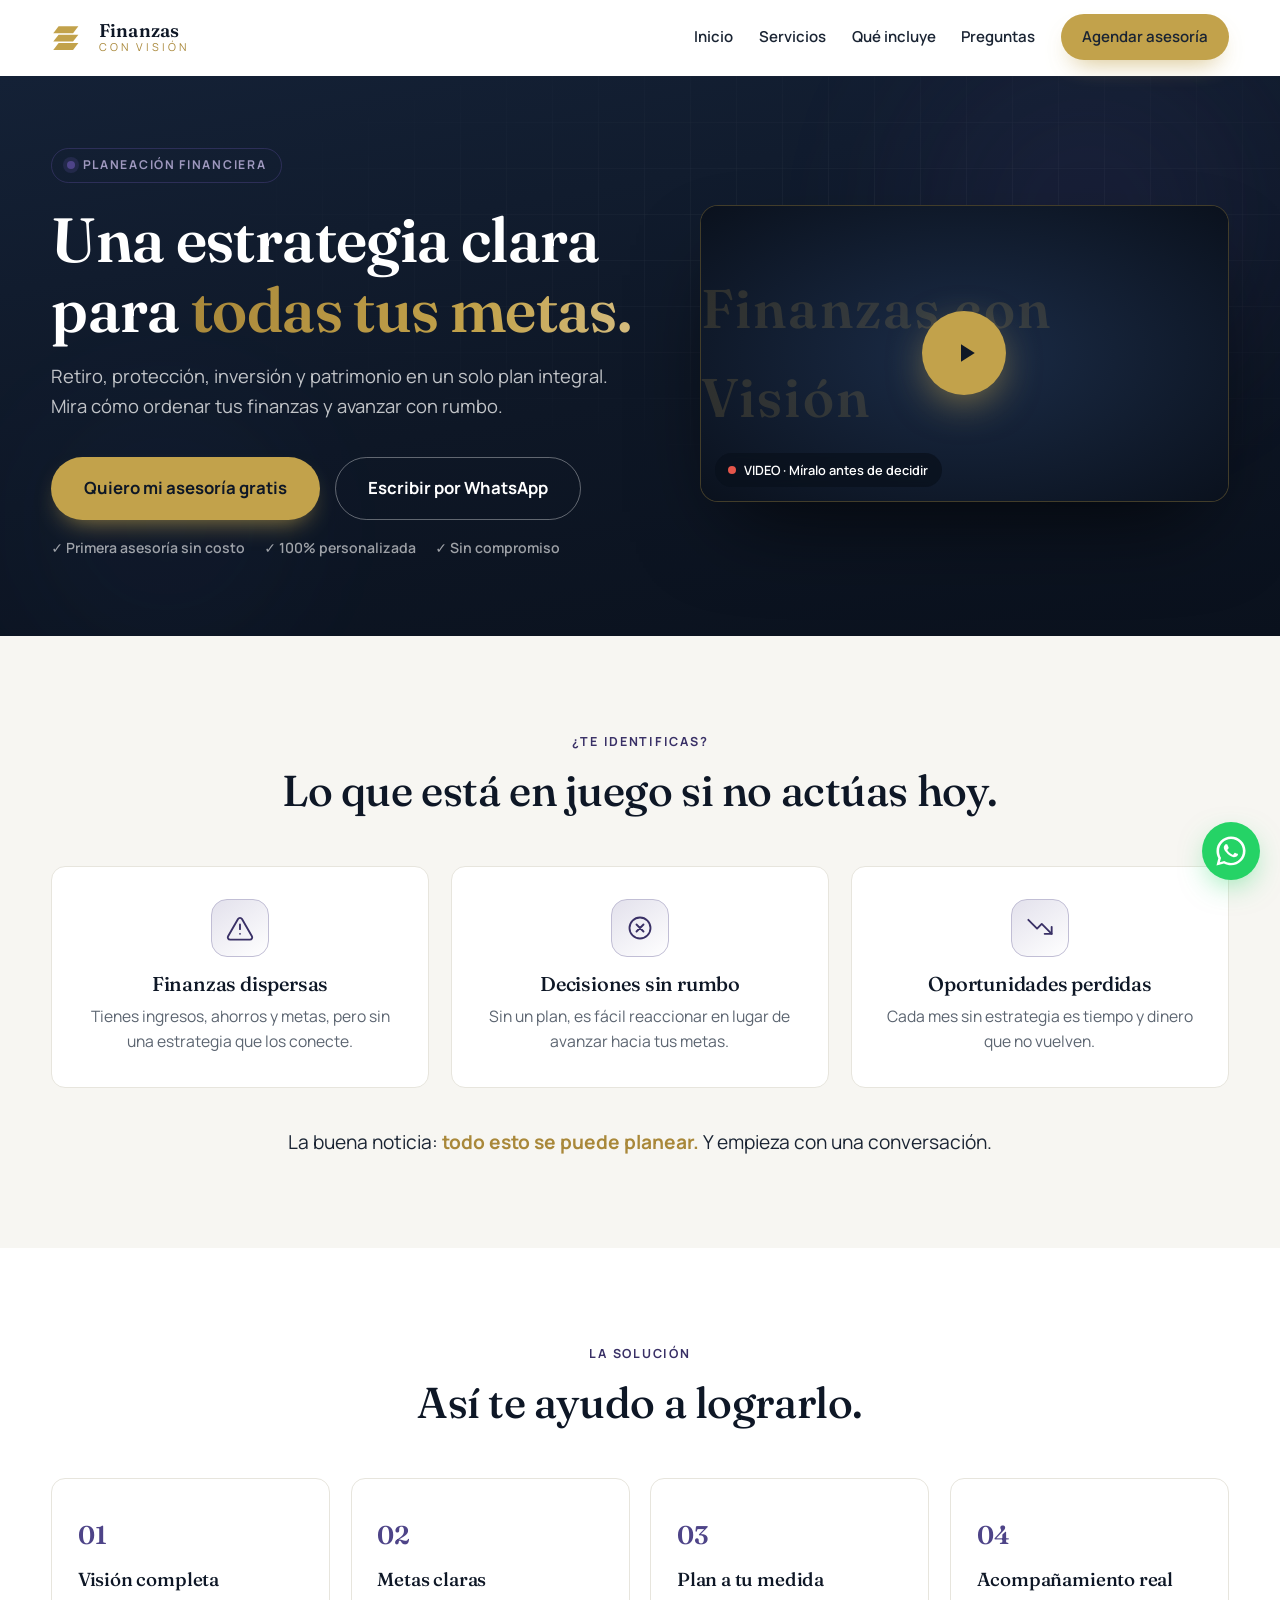
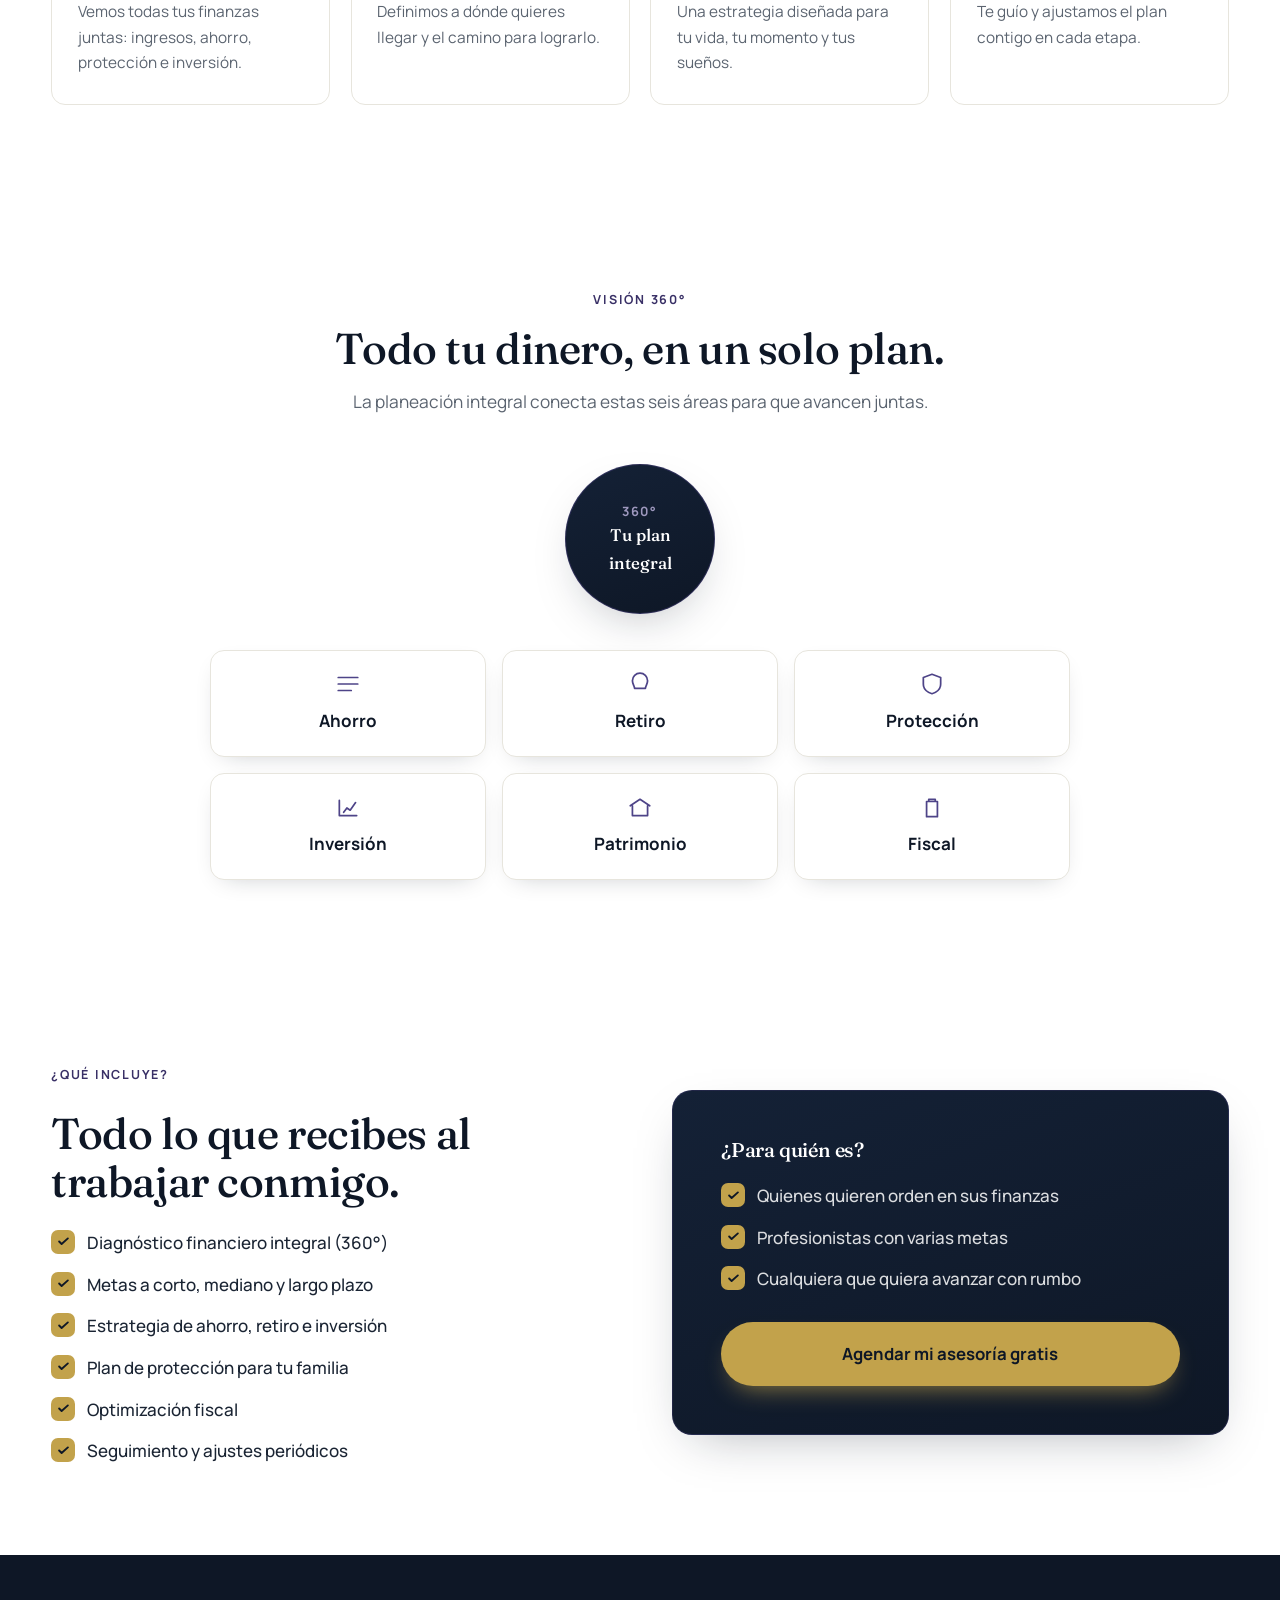
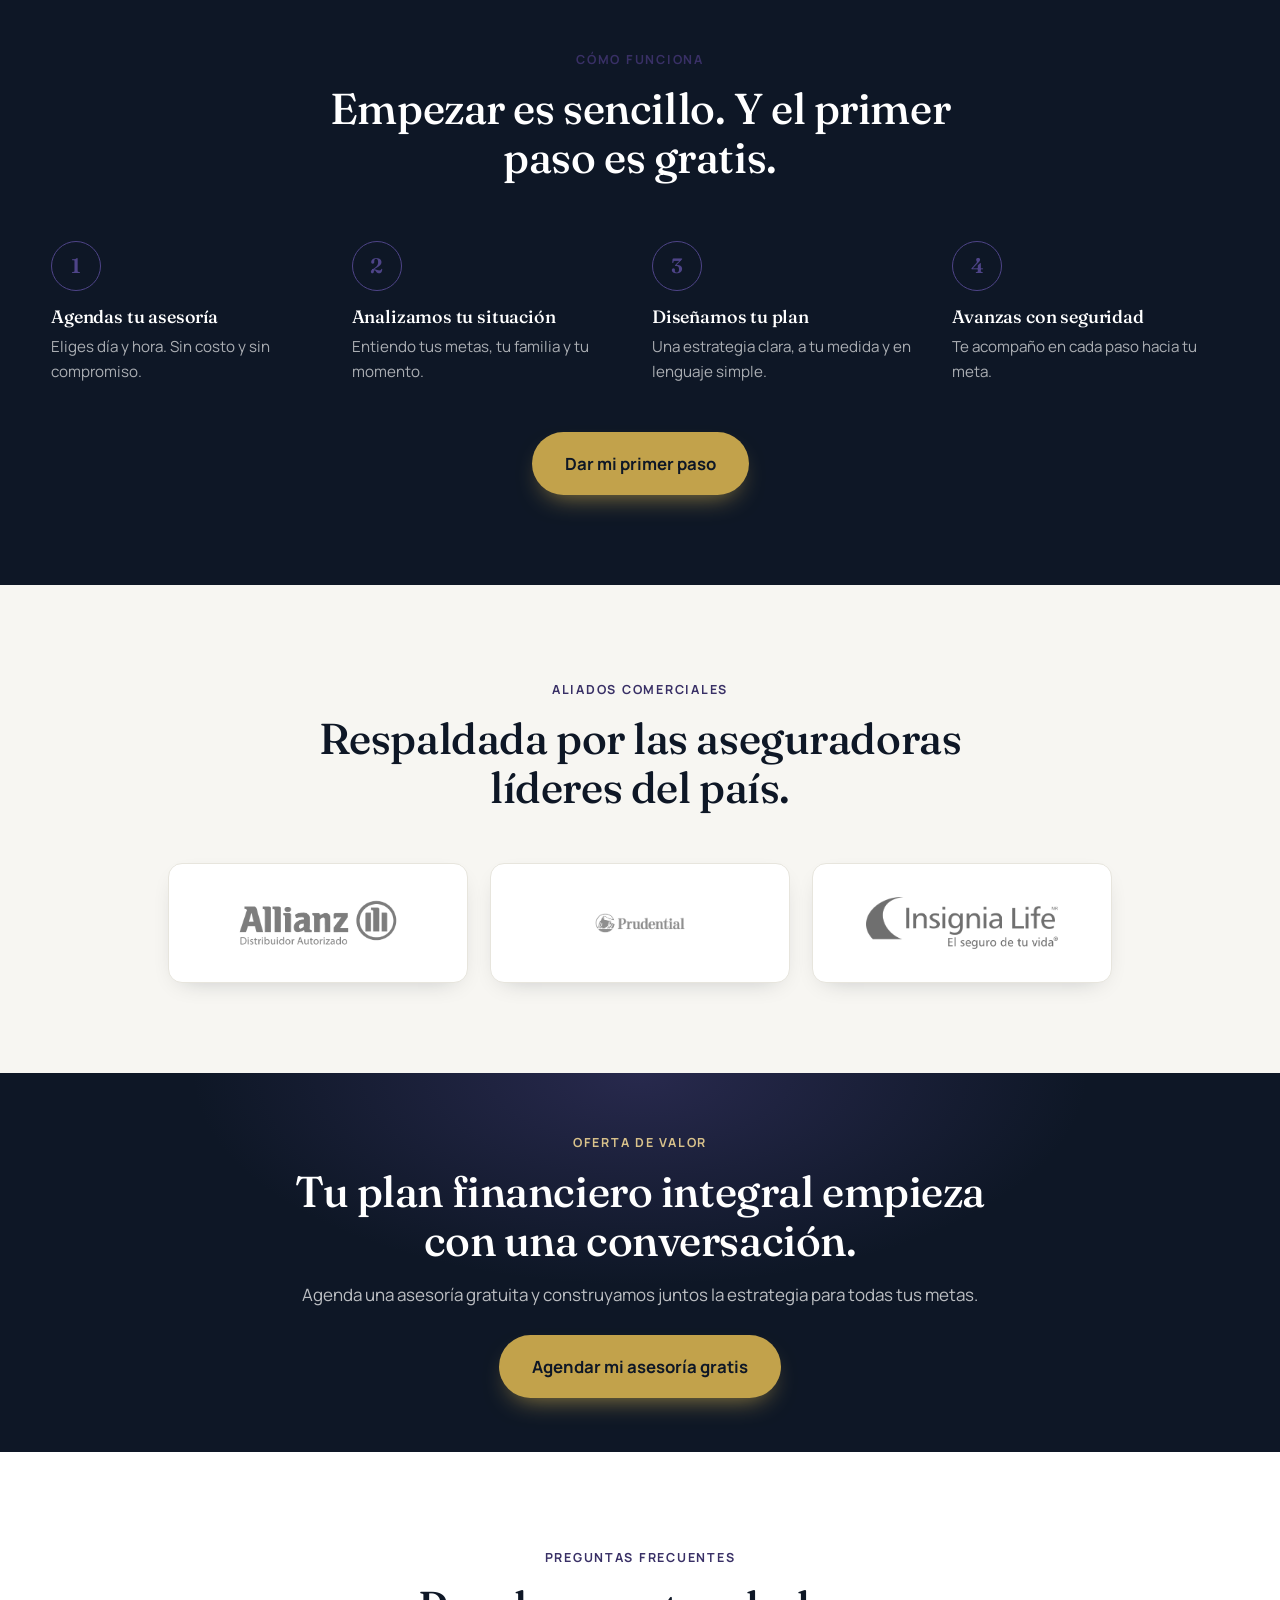
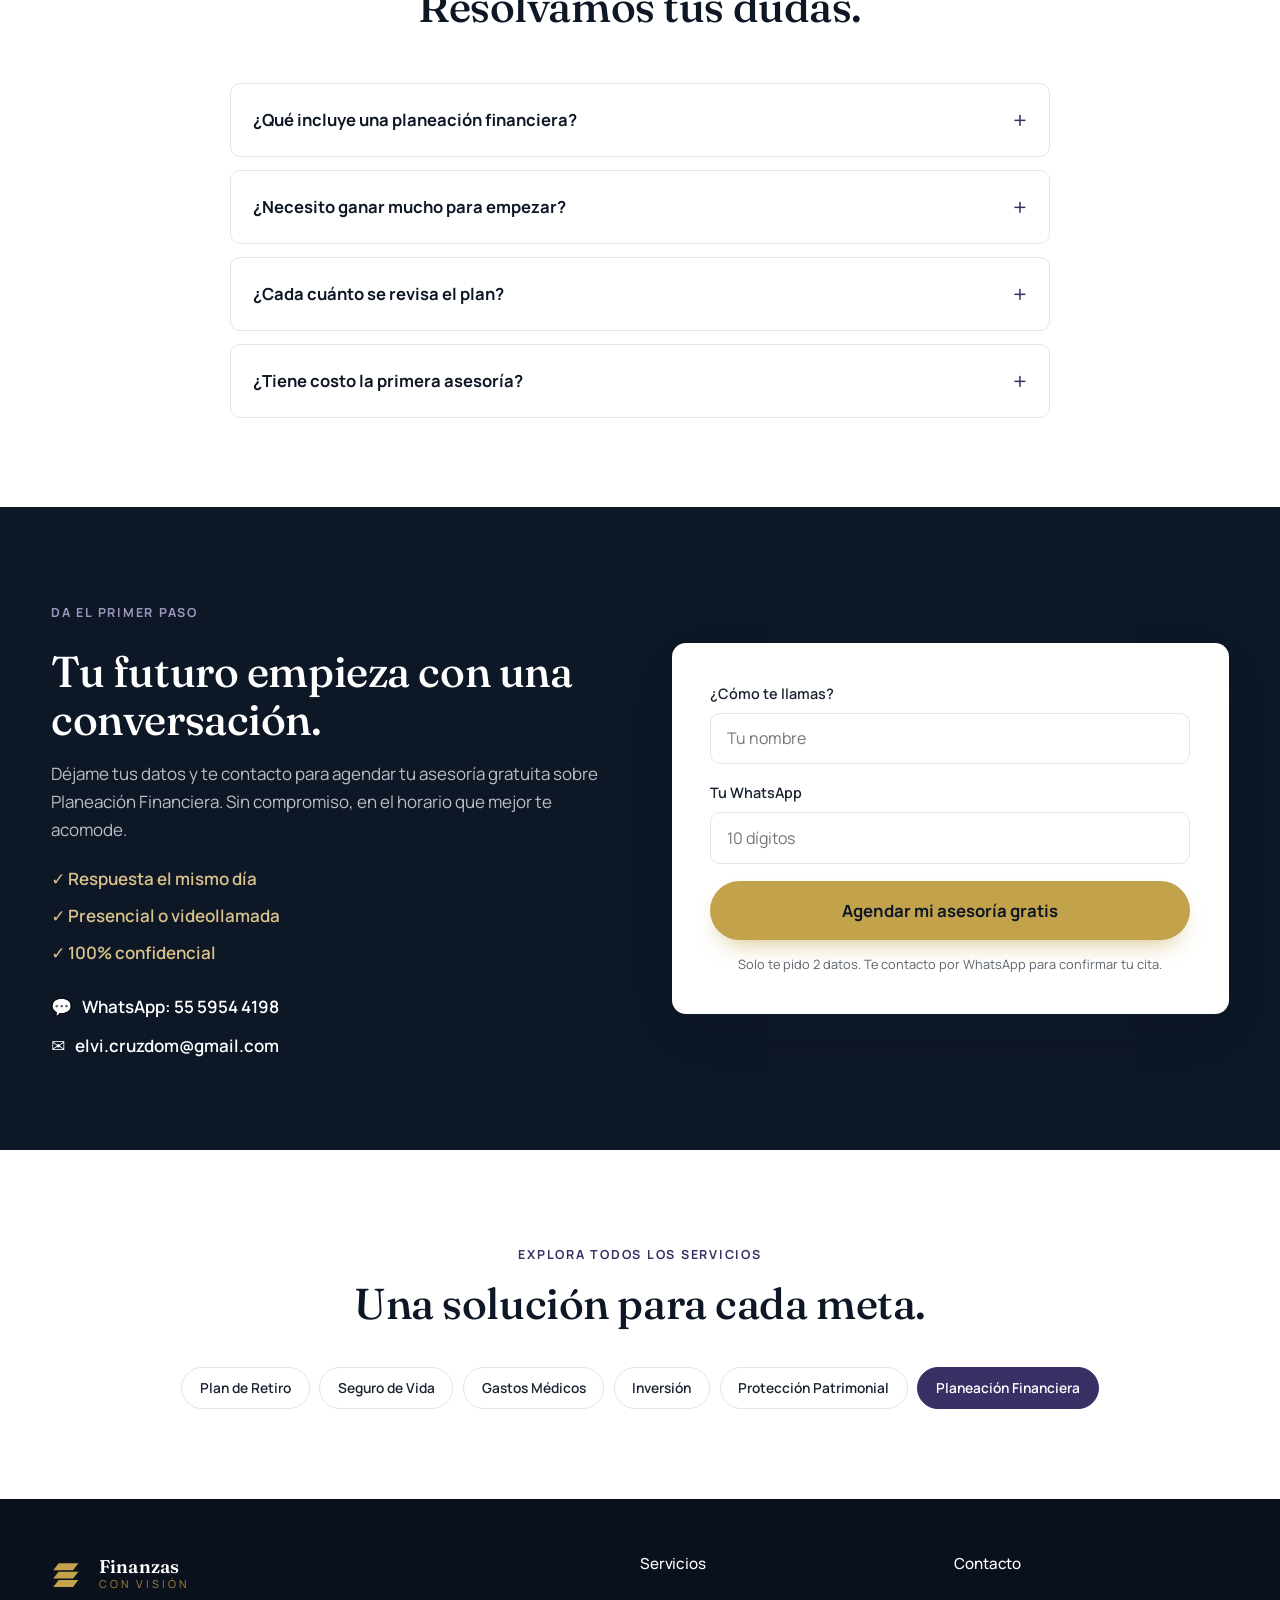
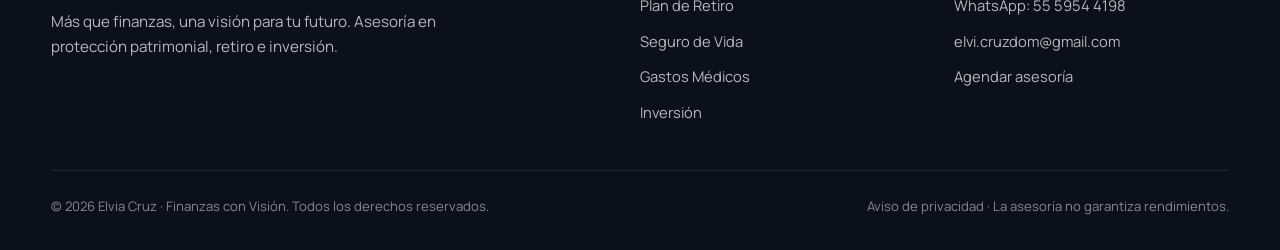
<file: planeacion-financiera.html>
<!DOCTYPE html>
<html lang="es-MX">
<head>
  <meta charset="UTF-8" />
  <meta name="viewport" content="width=device-width, initial-scale=1.0" />
  <title>Planeación Financiera | Elvia Cruz · Finanzas con Visión</title>
  <meta name="description" content="Una estrategia integral para todas tus metas: retiro, protección, inversión y patrimonio. Agenda tu asesoría gratis con Elvia Cruz." />
  <meta name="theme-color" content="#0E1726" />
  <meta property="og:title" content="Planeación Financiera | Finanzas con Visión" />
  <meta property="og:description" content="Una estrategia integral para todas tus metas: retiro, protección, inversión y patrimonio. Agenda tu asesoría gratis con Elvia Cruz." />
  <meta property="og:type" content="website" />
  <meta property="og:image" content="assets/Elvy.jpeg" />

  <link rel="preconnect" href="https://fonts.googleapis.com" />
  <link rel="preconnect" href="https://fonts.gstatic.com" crossorigin />
  <link href="https://fonts.googleapis.com/css2?family=Fraunces:opsz,wght@9..144,400;9..144,500;9..144,600&family=Manrope:wght@400;500;600;700&display=swap" rel="stylesheet" />
  <link rel="icon" type="image/svg+xml" href="assets/logo.svg" />
  <link rel="stylesheet" href="css/planeacion-financiera/planeacion-financiera.css?v=3" />

  <!-- ===== META PIXEL (reemplazar PIXEL_ID) =====
  <script>!function(f,b,e,v,n,t,s2){if(f.fbq)return;n=f.fbq=function(){n.callMethod?n.callMethod.apply(n,arguments):n.queue.push(arguments)};if(!f._fbq)f._fbq=n;n.push=n;n.loaded=!0;n.version='2.0';n.queue=[];t=b.createElement(e);t.async=!0;t.src=v;s2=b.getElementsByTagName(e)[0];s2.parentNode.insertBefore(t,s2)}(window,document,'script','https://connect.facebook.net/en_US/fbevents.js');fbq('init','PIXEL_ID');fbq('track','PageView');</script>
  -->

  <!-- Datos estructurados (SEO) -->
  <script type="application/ld+json">
  {"@context":"https://schema.org","@graph":[
    {"@type":"FinancialService","name":"Finanzas con Visión — Planeación Financiera","description":"Una estrategia integral para todas tus metas: retiro, protección, inversión y patrimonio. Agenda tu asesoría gratis con Elvia Cruz.","areaServed":"MX","priceRange":"Asesoría gratuita","telephone":"+525559544198","email":"elvi.cruzdom@gmail.com","provider":{"@type":"Person","name":"Elvia Cruz","jobTitle":"Asesora Financiera"}},
    {"@type":"FAQPage","mainEntity":[{"@type":"Question","name":"¿Qué incluye una planeación financiera?","acceptedAnswer":{"@type":"Answer","text":"Un diagnóstico integral y una estrategia que conecta tu ahorro, retiro, protección e inversión."}},{"@type":"Question","name":"¿Necesito ganar mucho para empezar?","acceptedAnswer":{"@type":"Answer","text":"No. La planeación sirve para cualquier nivel de ingreso; ordena lo que ya tienes."}},{"@type":"Question","name":"¿Cada cuánto se revisa el plan?","acceptedAnswer":{"@type":"Answer","text":"Lo ajustamos periódicamente y cuando tu vida cambia."}},{"@type":"Question","name":"¿Tiene costo la primera asesoría?","acceptedAnswer":{"@type":"Answer","text":"No, la primera asesoría es gratuita y sin compromiso."}}]}
  ]}
  </script>
</head>
<body>
  <div class="scroll-progress" id="scrollProgress" aria-hidden="true"></div>

  <!-- HEADER -->
  <header class="site-header" id="header">
    <div class="container header-inner">
      <a href="index.html" class="brand" aria-label="Finanzas con Visión - Inicio">
        <img src="assets/logo.svg" alt="" class="brand-mark" width="40" height="40" />
        <span class="brand-text"><strong>Finanzas</strong><em>con visión</em></span>
      </a>
      <nav class="nav" id="nav" aria-label="Navegación principal">
        <a href="index.html">Inicio</a>
        <a href="index.html#servicios">Servicios</a>
        <a href="#incluye">Qué incluye</a>
        <a href="#faq">Preguntas</a>
        <a href="#agenda" class="btn btn-gold nav-cta">Agendar asesoría</a>
      </nav>
      <button class="nav-toggle" id="navToggle" aria-label="Abrir menú" aria-expanded="false">
        <span></span><span></span><span></span>
      </button>
    </div>
  </header>

  <main>
    <!-- HERO VSL (variante por servicio · agrega la URL del video en data-video) -->
    <section class="vsl-hero vsl-hero--split">
      <div class="container vsl-split">
        <div class="vsl-split-copy">
          <span class="vsl-eyebrow reveal"><span class="dot"></span>Planeación Financiera</span>
          <h1 class="reveal" data-delay="80">Una estrategia clara para <span class="text-gold">todas tus metas.</span></h1>
          <p class="vsl-hero-sub reveal" data-delay="160">Retiro, protección, inversión y patrimonio en un solo plan integral. Mira cómo ordenar tus finanzas y avanzar con rumbo.</p>
          <div class="vsl-cta reveal" data-delay="300"><div class="btn-row"><a href="#agenda" class="btn btn-gold btn-lg" data-cta="hero-agenda">Quiero mi asesoría gratis</a><a href="https://wa.me/525559544198?text=Hola%20Elvia%2C%20vi%20tu%20informaci%C3%B3n%20sobre%20Planeación%20Financiera%20y%20quiero%20agendar%20mi%20asesor%C3%ADa" class="btn btn-ghost btn-lg" style="color:#fff;border-color:rgba(255,255,255,.35)" target="_blank" rel="noopener">Escribir por WhatsApp</a></div><ul class="vsl-trust"><li>✓ Primera asesoría sin costo</li><li>✓ 100% personalizada</li><li>✓ Sin compromiso</li></ul></div>
        </div>
        <div class="vsl-split-video reveal" data-delay="120"><div class="video-wrap reveal" id="videoWrap" data-delay="220" data-video="" role="button" tabindex="0" aria-label="Reproducir video"><div class="video-fallback"><span>Finanzas con Visión</span></div><span class="video-tag"><span class="rec"></span> VIDEO · Míralo antes de decidir</span><button class="play-btn" aria-label="Reproducir"><svg viewBox="0 0 24 24" fill="currentColor" aria-hidden="true"><path d="M8 5v14l11-7z"/></svg></button></div></div>
      </div>
      <div class="hero-bg" aria-hidden="true"><span class="aurora aurora-1"></span><span class="aurora aurora-2"></span><span class="grid-overlay"></span></div>
    </section>

    <!-- PROBLEMA -->
    <section class="section problema" id="problema">
      <div class="container">
        <div class="section-head reveal">
          <span class="kicker">¿Te identificas?</span>
          <h2>Lo que está en juego si no actúas hoy.</h2>
        </div>
        <div class="cards-3">
          <article class="pain-card reveal">
            <span class="pain-icon" aria-hidden="true"><svg viewBox="0 0 24 24" fill="none" stroke="currentColor" stroke-width="1.6" stroke-linecap="round" stroke-linejoin="round"><path d="M10.3 4.3 1.8 19a2 2 0 0 0 1.7 3h17a2 2 0 0 0 1.7-3L13.7 4.3a2 2 0 0 0-3.4 0z"/><path d="M12 9v4M12 17h.01"/></svg></span>
            <h3>Finanzas dispersas</h3>
            <p>Tienes ingresos, ahorros y metas, pero sin una estrategia que los conecte.</p>
          </article>
          <article class="pain-card reveal" data-delay="100">
            <span class="pain-icon" aria-hidden="true"><svg viewBox="0 0 24 24" fill="none" stroke="currentColor" stroke-width="1.6" stroke-linecap="round" stroke-linejoin="round"><circle cx="12" cy="12" r="9"/><path d="M15 9l-6 6M9 9l6 6"/></svg></span>
            <h3>Decisiones sin rumbo</h3>
            <p>Sin un plan, es fácil reaccionar en lugar de avanzar hacia tus metas.</p>
          </article>
          <article class="pain-card reveal" data-delay="200">
            <span class="pain-icon" aria-hidden="true"><svg viewBox="0 0 24 24" fill="none" stroke="currentColor" stroke-width="1.6" stroke-linecap="round" stroke-linejoin="round"><path d="M22 17l-8.5-8.5-4 4L2 5"/><path d="M16 17h6v-6"/></svg></span>
            <h3>Oportunidades perdidas</h3>
            <p>Cada mes sin estrategia es tiempo y dinero que no vuelven.</p>
          </article>
        </div>
        <p class="problema-close reveal">La buena noticia: <strong>todo esto se puede planear.</strong> Y empieza con una conversación.</p>
      </div>
    </section>

    <!-- BENEFICIOS / SOLUCIÓN -->
    <section class="section beneficios">
      <div class="container">
        <div class="section-head reveal">
          <span class="kicker">La solución</span>
          <h2>Así te ayudo a lograrlo.</h2>
        </div>
        <div class="cards-4">
          <article class="benefit-card reveal">
            <span class="benefit-num">01</span>
            <h3>Visión completa</h3>
            <p>Vemos todas tus finanzas juntas: ingresos, ahorro, protección e inversión.</p>
          </article>
          <article class="benefit-card reveal" data-delay="80">
            <span class="benefit-num">02</span>
            <h3>Metas claras</h3>
            <p>Definimos a dónde quieres llegar y el camino para lograrlo.</p>
          </article>
          <article class="benefit-card reveal" data-delay="160">
            <span class="benefit-num">03</span>
            <h3>Plan a tu medida</h3>
            <p>Una estrategia diseñada para tu vida, tu momento y tus sueños.</p>
          </article>
          <article class="benefit-card reveal" data-delay="240">
            <span class="benefit-num">04</span>
            <h3>Acompañamiento real</h3>
            <p>Te guío y ajustamos el plan contigo en cada etapa.</p>
          </article>
        </div>
      </div>
    </section>

    <!-- SECCIÓN ESTRELLA (única por servicio) -->
    <section class="section signature sig-rueda" id="herramienta"><div class="container"><div class="section-head reveal"><span class="kicker">Visión 360°</span><h2>Todo tu dinero, en un solo plan.</h2><p class="section-lead">La planeación integral conecta estas seis áreas para que avancen juntas.</p></div><div class="rueda"><div class="rueda-hub reveal"><span>360°</span><strong>Tu plan integral</strong></div><div class="rueda-grid"><div class="rueda-item reveal"><svg class="ri-ico" viewBox="0 0 24 24" fill="none" stroke="currentColor" stroke-width="1.6" stroke-linecap="round" stroke-linejoin="round"><path d="M3 6h18M3 12h18M3 18h12"/></svg>Ahorro</div><div class="rueda-item reveal" data-delay="70"><svg class="ri-ico" viewBox="0 0 24 24" fill="none" stroke="currentColor" stroke-width="1.6" stroke-linecap="round" stroke-linejoin="round"><path d="M12 2a7 7 0 0 1 7 7c0 3-2 5-2 7H7c0-2-2-4-2-7a7 7 0 0 1 7-7z"/></svg>Retiro</div><div class="rueda-item reveal" data-delay="140"><svg class="ri-ico" viewBox="0 0 24 24" fill="none" stroke="currentColor" stroke-width="1.6" stroke-linecap="round" stroke-linejoin="round"><path d="M12 3l8 3v6c0 5-4 8-8 9-4-1-8-4-8-9V6z"/></svg>Protección</div><div class="rueda-item reveal" data-delay="210"><svg class="ri-ico" viewBox="0 0 24 24" fill="none" stroke="currentColor" stroke-width="1.6" stroke-linecap="round" stroke-linejoin="round"><path d="M4 19V5M4 19h16M8 16l3-4 3 2 5-7"/></svg>Inversión</div><div class="rueda-item reveal" data-delay="280"><svg class="ri-ico" viewBox="0 0 24 24" fill="none" stroke="currentColor" stroke-width="1.6" stroke-linecap="round" stroke-linejoin="round"><path d="M3 10l9-6 9 6M5 10v9h14v-9"/></svg>Patrimonio</div><div class="rueda-item reveal" data-delay="350"><svg class="ri-ico" viewBox="0 0 24 24" fill="none" stroke="currentColor" stroke-width="1.6" stroke-linecap="round" stroke-linejoin="round"><path d="M9 4h6v2H9zM7 6h10v14H7z"/></svg>Fiscal</div></div></div></div></section>

    <!-- QUÉ INCLUYE -->
    <section class="section" id="incluye">
      <div class="container split-grid">
        <div class="reveal">
          <span class="kicker">¿Qué incluye?</span>
          <h2 style="margin:.6rem 0 1.4rem">Todo lo que recibes al trabajar conmigo.</h2>
          <ul class="checklist">
            <li>Diagnóstico financiero integral (360°)</li>
            <li>Metas a corto, mediano y largo plazo</li>
            <li>Estrategia de ahorro, retiro e inversión</li>
            <li>Plan de protección para tu familia</li>
            <li>Optimización fiscal</li>
            <li>Seguimiento y ajustes periódicos</li>
          </ul>
        </div>
        <div class="split-visual reveal" data-delay="120">
          <h3>¿Para quién es?</h3>
          <ul class="checklist">
            <li>Quienes quieren orden en sus finanzas</li>
            <li>Profesionistas con varias metas</li>
            <li>Cualquiera que quiera avanzar con rumbo</li>
          </ul>
          <a href="#agenda" class="btn btn-gold btn-block btn-lg" style="margin-top:1.8rem" data-cta="incluye-agenda">Agendar mi asesoría gratis</a>
        </div>
      </div>
    </section>

    <!-- PROCESO -->
    <section class="section proceso">
      <div class="container">
        <div class="section-head reveal light">
          <span class="kicker">Cómo funciona</span>
          <h2>Empezar es sencillo. Y el primer paso es gratis.</h2>
        </div>
        <ol class="steps">
          <li class="step reveal">
            <span class="step-num">1</span>
            <h3>Agendas tu asesoría</h3>
            <p>Eliges día y hora. Sin costo y sin compromiso.</p>
          </li>
          <li class="step reveal" data-delay="100">
            <span class="step-num">2</span>
            <h3>Analizamos tu situación</h3>
            <p>Entiendo tus metas, tu familia y tu momento.</p>
          </li>
          <li class="step reveal" data-delay="200">
            <span class="step-num">3</span>
            <h3>Diseñamos tu plan</h3>
            <p>Una estrategia clara, a tu medida y en lenguaje simple.</p>
          </li>
          <li class="step reveal" data-delay="300">
            <span class="step-num">4</span>
            <h3>Avanzas con seguridad</h3>
            <p>Te acompaño en cada paso hacia tu meta.</p>
          </li>
        </ol>
        <div class="proceso-cta reveal"><a href="#agenda" class="btn btn-gold btn-lg">Dar mi primer paso</a></div>
      </div>
    </section>

    <!-- ALIADOS -->
    <section class="section aliados" id="aliados">
      <div class="container">
        <div class="section-head reveal">
          <span class="kicker">Aliados comerciales</span>
          <h2>Respaldada por las aseguradoras líderes del país.</h2>
        </div>
        <div class="partners reveal">
          <div class="partner"><img src="assets/allianz-distribuidor-autorizado.png" alt="Allianz" onerror="this.replaceWith(Object.assign(document.createElement('span'),{className:'partner-name',textContent:'Allianz'}))" /></div>
          <div class="partner"><img src="assets/Prudential-Financial-Logo.png" alt="Prudential" onerror="this.replaceWith(Object.assign(document.createElement('span'),{className:'partner-name',textContent:'Prudential'}))" /></div>
          <div class="partner"><img src="assets/insignia.webp" alt="Insignia Life" onerror="this.replaceWith(Object.assign(document.createElement('span'),{className:'partner-name',textContent:'Insignia Life'}))" /></div>
        </div>
      </div>
    </section>

    <!-- OFERTA -->
    <section class="offer-bar">
      <div class="container offer-box reveal">
        <span class="kicker">Oferta de valor</span>
        <h2>Tu plan financiero integral empieza con una conversación.</h2>
        <p>Agenda una asesoría gratuita y construyamos juntos la estrategia para todas tus metas.</p>
        <a href="#agenda" class="btn btn-gold btn-lg">Agendar mi asesoría gratis</a>
      </div>
    </section>

    <!-- FAQ -->
    <section class="section faq" id="faq">
      <div class="container faq-wrap">
        <div class="section-head reveal">
          <span class="kicker">Preguntas frecuentes</span>
          <h2>Resolvamos tus dudas.</h2>
        </div>
        <div class="faq-list">
          <details class="faq-item reveal">
            <summary>¿Qué incluye una planeación financiera?</summary>
            <p>Un diagnóstico integral y una estrategia que conecta tu ahorro, retiro, protección e inversión.</p>
          </details>
          <details class="faq-item reveal">
            <summary>¿Necesito ganar mucho para empezar?</summary>
            <p>No. La planeación sirve para cualquier nivel de ingreso; ordena lo que ya tienes.</p>
          </details>
          <details class="faq-item reveal">
            <summary>¿Cada cuánto se revisa el plan?</summary>
            <p>Lo ajustamos periódicamente y cuando tu vida cambia.</p>
          </details>
          <details class="faq-item reveal">
            <summary>¿Tiene costo la primera asesoría?</summary>
            <p>No, la primera asesoría es gratuita y sin compromiso.</p>
          </details>
        </div>
      </div>
    </section>

    <!-- AGENDA / FORM -->
    <section class="section agenda" id="agenda">
      <div class="container agenda-grid">
        <div class="agenda-copy reveal">
          <span class="kicker light">Da el primer paso</span>
          <h2>Tu futuro empieza con una conversación.</h2>
          <p>Déjame tus datos y te contacto para agendar tu asesoría gratuita sobre Planeación Financiera. Sin compromiso, en el horario que mejor te acomode.</p>
          <ul class="agenda-list">
            <li>✓ Respuesta el mismo día</li>
            <li>✓ Presencial o videollamada</li>
            <li>✓ 100% confidencial</li>
          </ul>
          <div class="agenda-contact">
            <a href="https://wa.me/525559544198?text=Hola%20Elvia%2C%20vi%20tu%20informaci%C3%B3n%20sobre%20Planeación%20Financiera%20y%20quiero%20agendar%20mi%20asesor%C3%ADa" class="contact-line" target="_blank" rel="noopener"><span aria-hidden="true">💬</span> WhatsApp: 55 5954 4198</a>
            <a href="mailto:elvi.cruzdom@gmail.com" class="contact-line"><span aria-hidden="true">✉️</span> elvi.cruzdom@gmail.com</a>
          </div>
        </div>
        <div class="agenda-card reveal" data-delay="120">
          <form id="leadForm" class="lead-form" novalidate data-servicio="Planeación Financiera">
            <div class="field"><label for="nombre">¿Cómo te llamas?</label><input type="text" id="nombre" name="nombre" required placeholder="Tu nombre" autocomplete="name" /></div>
            <div class="field"><label for="whatsapp">Tu WhatsApp</label><input type="tel" id="whatsapp" name="whatsapp" required placeholder="10 dígitos" autocomplete="tel" inputmode="numeric" /></div>
            <button type="submit" class="btn btn-gold btn-block btn-lg" data-cta="form-submit">Agendar mi asesoría gratis</button>
            <p class="form-note">Solo te pido 2 datos. Te contacto por WhatsApp para confirmar tu cita.</p>
            <p class="form-success" id="formSuccess" hidden>✓ ¡Listo! Te redirijo a WhatsApp para confirmar…</p>
          </form>
          <!-- Calendly opcional: pega tu widget aquí -->
        </div>
      </div>
    </section>

    <!-- OTROS SERVICIOS -->
    <section class="section" style="text-align:center">
      <div class="container">
        <div class="section-head reveal" style="margin-bottom:0">
          <span class="kicker">Explora todos los servicios</span>
          <h2>Una solución para cada meta.</h2>
        </div>
        <div class="svc-nav reveal">
          <a class="svc-chip" href="retiro.html">Plan de Retiro</a>
          <a class="svc-chip" href="seguro-vida.html">Seguro de Vida</a>
          <a class="svc-chip" href="gastos-medicos.html">Gastos Médicos</a>
          <a class="svc-chip" href="inversion.html">Inversión</a>
          <a class="svc-chip" href="proteccion-patrimonial.html">Protección Patrimonial</a>
          <a class="svc-chip active" href="planeacion-financiera.html">Planeación Financiera</a>
        </div>
      </div>
    </section>
  </main>

  <!-- FOOTER -->
  <footer class="site-footer">
    <div class="container footer-grid">
      <div class="footer-brand">
        <a href="index.html" class="brand brand--footer">
          <img src="assets/logo.svg" alt="" class="brand-mark" width="44" height="44" />
          <span class="brand-text"><strong>Finanzas</strong><em>con visión</em></span>
        </a>
        <p>Más que finanzas, una visión para tu futuro. Asesoría en protección patrimonial, retiro e inversión.</p>
      </div>
      <div class="footer-col">
        <h4>Servicios</h4>
        <a href="retiro.html">Plan de Retiro</a>
        <a href="seguro-vida.html">Seguro de Vida</a>
        <a href="gastos-medicos.html">Gastos Médicos</a>
        <a href="inversion.html">Inversión</a>
      </div>
      <div class="footer-col">
        <h4>Contacto</h4>
        <a href="https://wa.me/525559544198" target="_blank" rel="noopener">WhatsApp: 55 5954 4198</a>
        <a href="mailto:elvi.cruzdom@gmail.com">elvi.cruzdom@gmail.com</a>
        <a href="#agenda">Agendar asesoría</a>
      </div>
    </div>
    <div class="container footer-bottom">
      <span>© <span id="year">2026</span> Elvia Cruz · Finanzas con Visión. Todos los derechos reservados.</span>
      <span class="footer-legal">Aviso de privacidad · La asesoría no garantiza rendimientos.</span>
    </div>
  </footer>

  <!-- CTA FIJO MÓVIL -->
  <div class="mobile-cta">
    <a href="#agenda" class="btn btn-gold mcta-main" data-cta="mobilebar-agenda">Agendar gratis</a>
    <a href="https://wa.me/525559544198?text=Hola%20Elvia%2C%20vi%20tu%20informaci%C3%B3n%20sobre%20Planeación%20Financiera%20y%20quiero%20agendar%20mi%20asesor%C3%ADa" class="mcta-wa" target="_blank" rel="noopener" aria-label="WhatsApp"><svg viewBox="0 0 32 32" width="30" height="30" fill="currentColor" aria-hidden="true"><path d="M16 .5C7.4.5.5 7.4.5 16c0 2.8.7 5.4 2 7.7L.5 31.5l8-2.1c2.2 1.2 4.8 1.9 7.5 1.9 8.6 0 15.5-6.9 15.5-15.5S24.6.5 16 .5zm0 28.3c-2.4 0-4.7-.6-6.7-1.8l-.5-.3-4.7 1.2 1.3-4.6-.3-.5C3.9 20.8 3.3 18.5 3.3 16 3.3 9 9 3.3 16 3.3S28.7 9 28.7 16 23 28.8 16 28.8zm7.4-9.5c-.4-.2-2.4-1.2-2.7-1.3-.4-.1-.6-.2-.9.2-.3.4-1 1.3-1.3 1.6-.2.2-.5.3-.9.1-.4-.2-1.7-.6-3.2-2-1.2-1-2-2.4-2.2-2.8-.2-.4 0-.6.2-.8l.6-.7c.2-.2.3-.4.4-.6.1-.2 0-.5 0-.7-.1-.2-.9-2.1-1.2-2.9-.3-.8-.6-.7-.9-.7h-.7c-.2 0-.6.1-1 .5-.3.4-1.3 1.3-1.3 3.1s1.3 3.6 1.5 3.8c.2.2 2.6 4 6.3 5.5.9.4 1.6.6 2.1.8.9.3 1.7.2 2.3.1.7-.1 2.4-1 2.7-1.9.3-.9.3-1.7.2-1.9-.1-.2-.3-.3-.7-.5z"/></svg></a>
  </div>

  <!-- WHATSAPP FLOTANTE -->
  <a href="https://wa.me/525559544198?text=Hola%20Elvia%2C%20vi%20tu%20informaci%C3%B3n%20sobre%20Planeación%20Financiera%20y%20quiero%20agendar%20mi%20asesor%C3%ADa" class="wa-float" target="_blank" rel="noopener" aria-label="Escríbeme por WhatsApp"><svg viewBox="0 0 32 32" width="30" height="30" fill="currentColor" aria-hidden="true"><path d="M16 .5C7.4.5.5 7.4.5 16c0 2.8.7 5.4 2 7.7L.5 31.5l8-2.1c2.2 1.2 4.8 1.9 7.5 1.9 8.6 0 15.5-6.9 15.5-15.5S24.6.5 16 .5zm0 28.3c-2.4 0-4.7-.6-6.7-1.8l-.5-.3-4.7 1.2 1.3-4.6-.3-.5C3.9 20.8 3.3 18.5 3.3 16 3.3 9 9 3.3 16 3.3S28.7 9 28.7 16 23 28.8 16 28.8zm7.4-9.5c-.4-.2-2.4-1.2-2.7-1.3-.4-.1-.6-.2-.9.2-.3.4-1 1.3-1.3 1.6-.2.2-.5.3-.9.1-.4-.2-1.7-.6-3.2-2-1.2-1-2-2.4-2.2-2.8-.2-.4 0-.6.2-.8l.6-.7c.2-.2.3-.4.4-.6.1-.2 0-.5 0-.7-.1-.2-.9-2.1-1.2-2.9-.3-.8-.6-.7-.9-.7h-.7c-.2 0-.6.1-1 .5-.3.4-1.3 1.3-1.3 3.1s1.3 3.6 1.5 3.8c.2.2 2.6 4 6.3 5.5.9.4 1.6.6 2.1.8.9.3 1.7.2 2.3.1.7-.1 2.4-1 2.7-1.9.3-.9.3-1.7.2-1.9-.1-.2-.3-.3-.7-.5z"/></svg></a>

  <!-- MODAL VIDEO -->
  <div class="video-modal" id="videoModal" aria-hidden="true">
    <div class="video-modal-inner">
      <button class="video-close" id="videoClose" aria-label="Cerrar video">&times;</button>
      <div id="videoModalBody" style="width:100%;height:100%"></div>
    </div>
  </div>

  <script src="js/shared/vsl.js?v=3" defer></script>
</body>
</html>
</file>
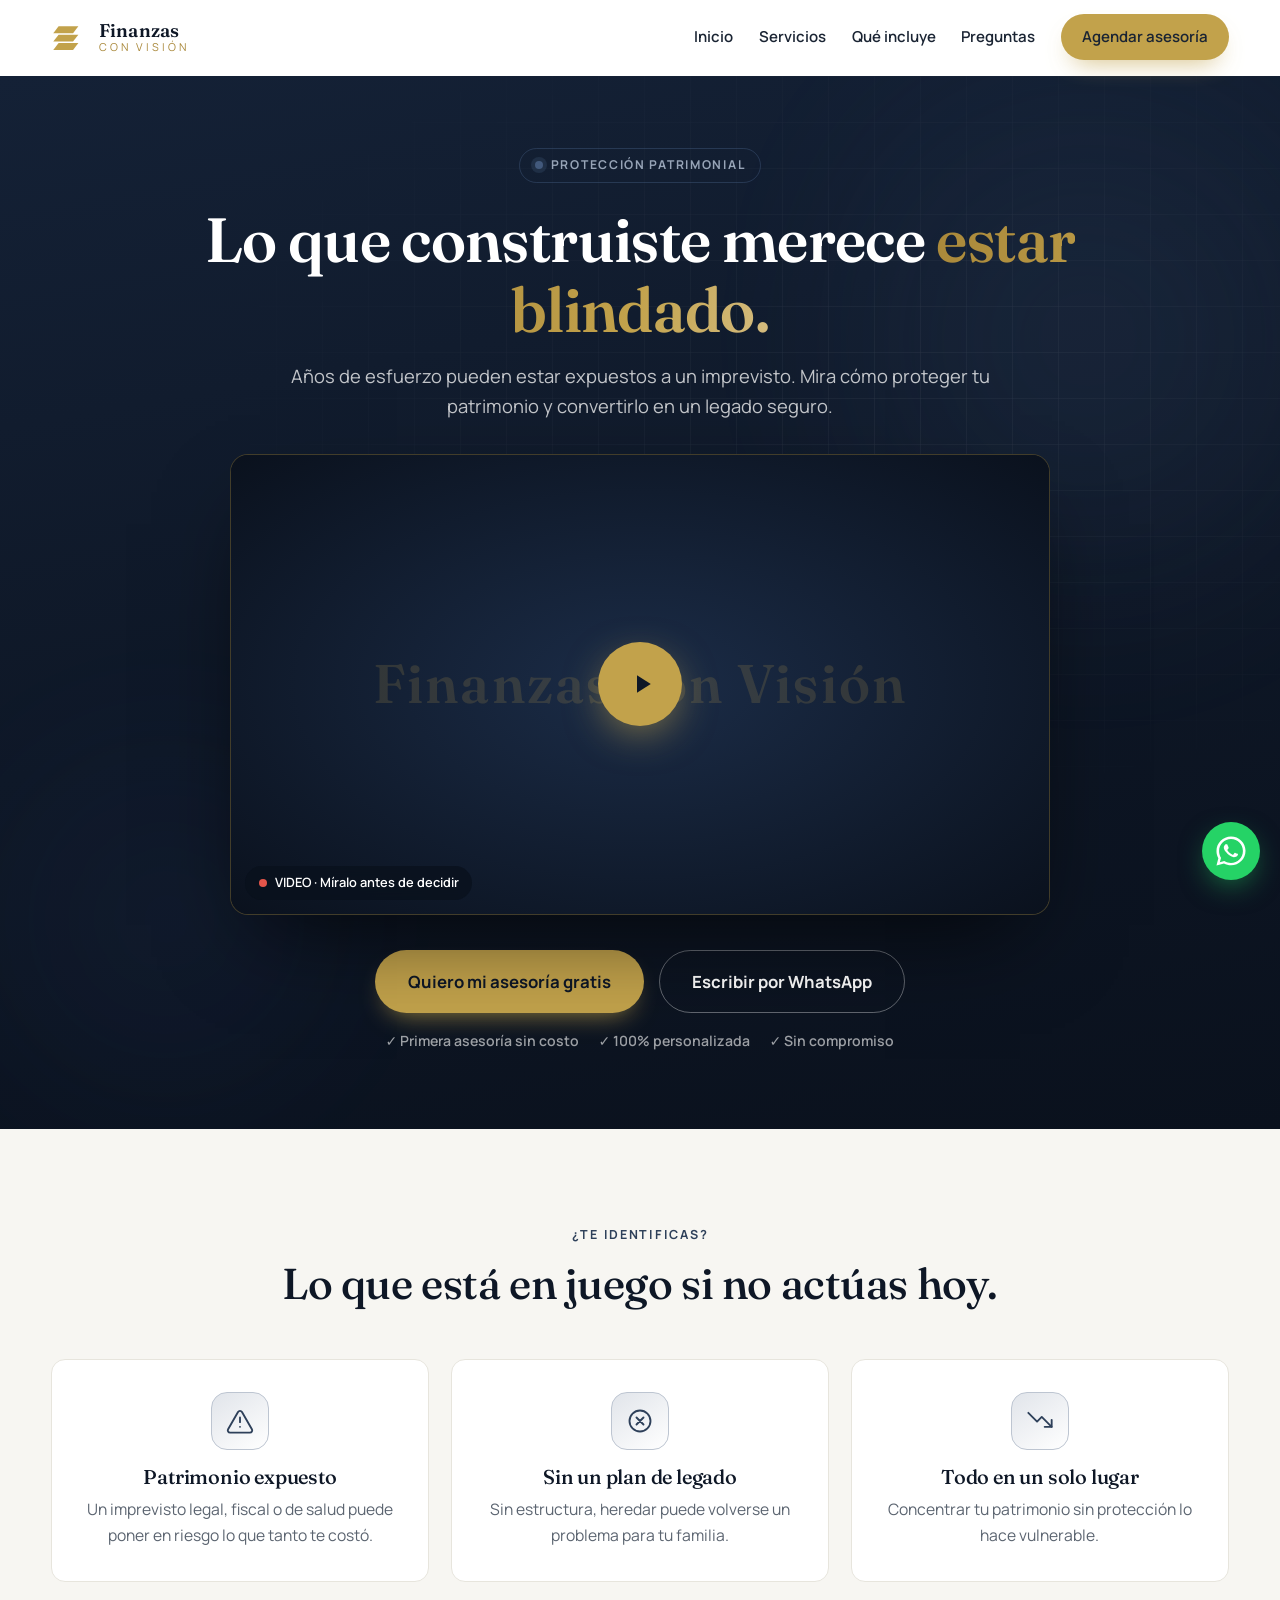
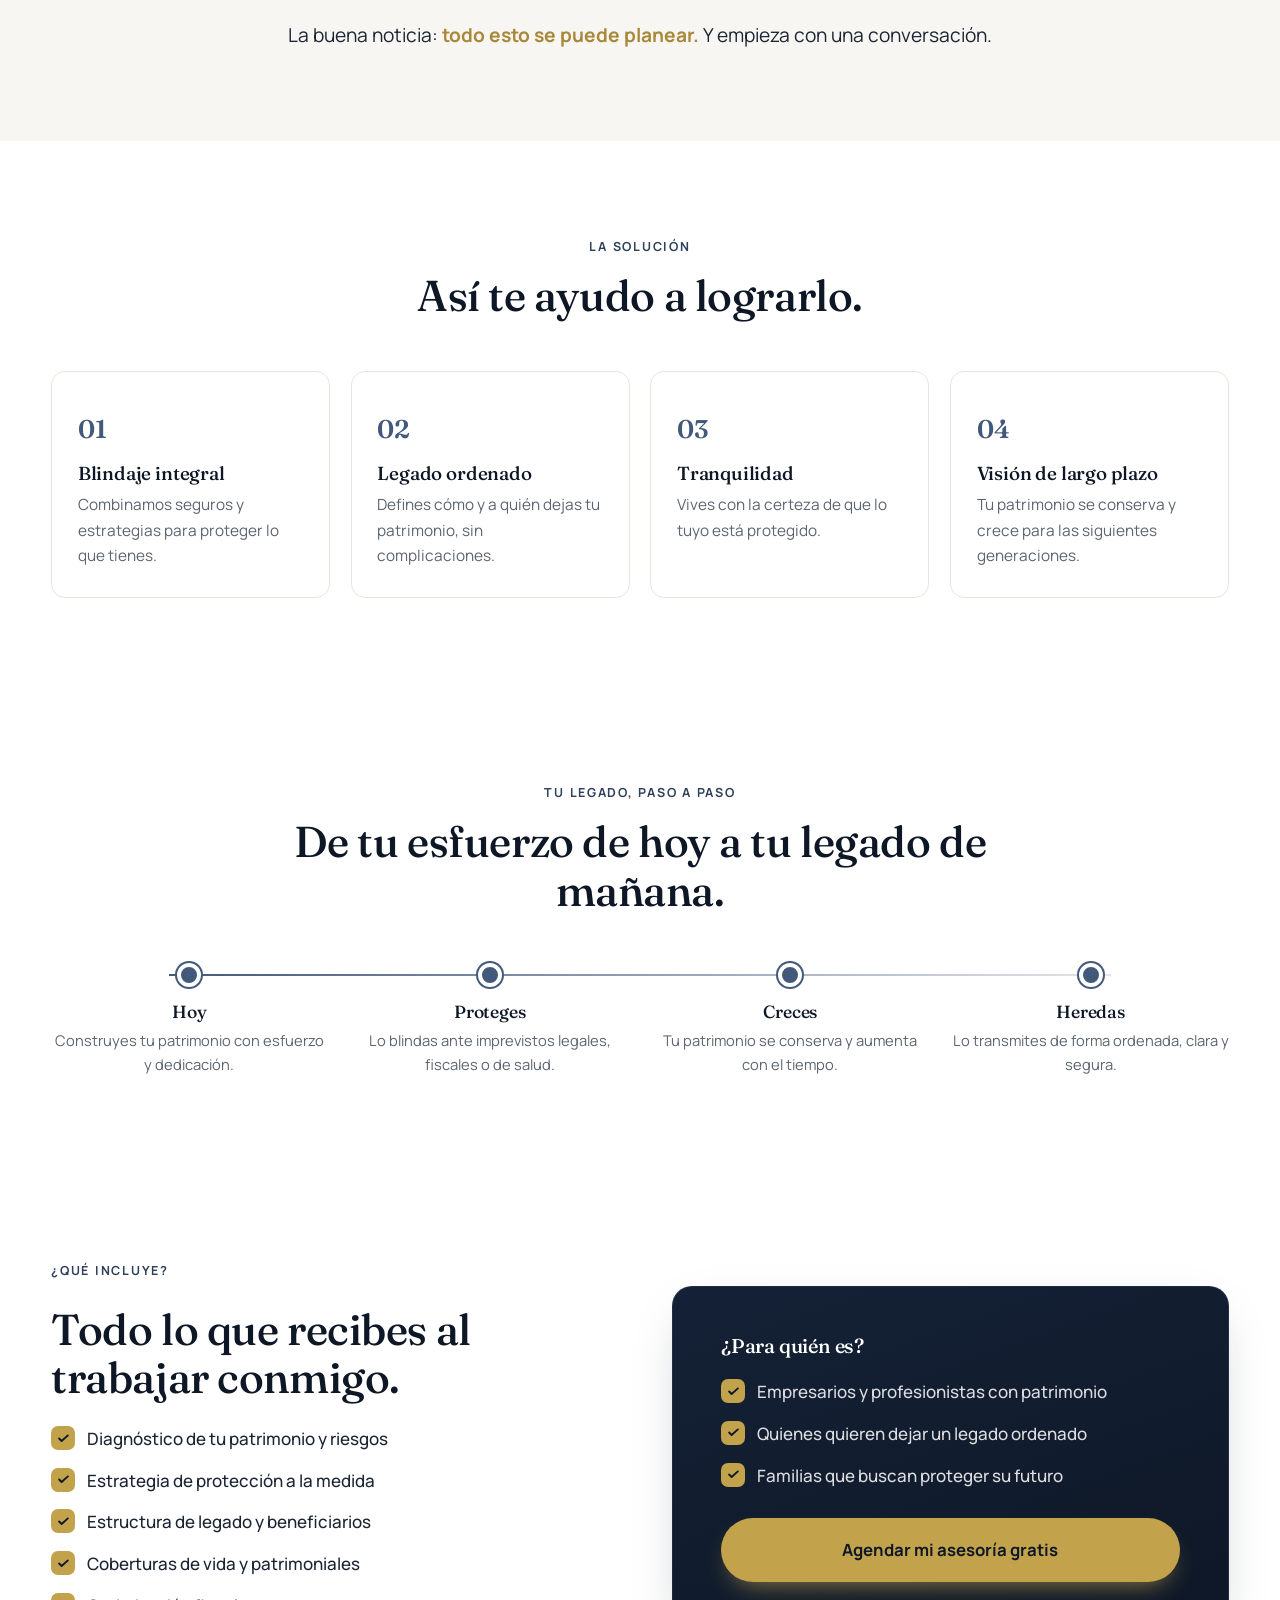
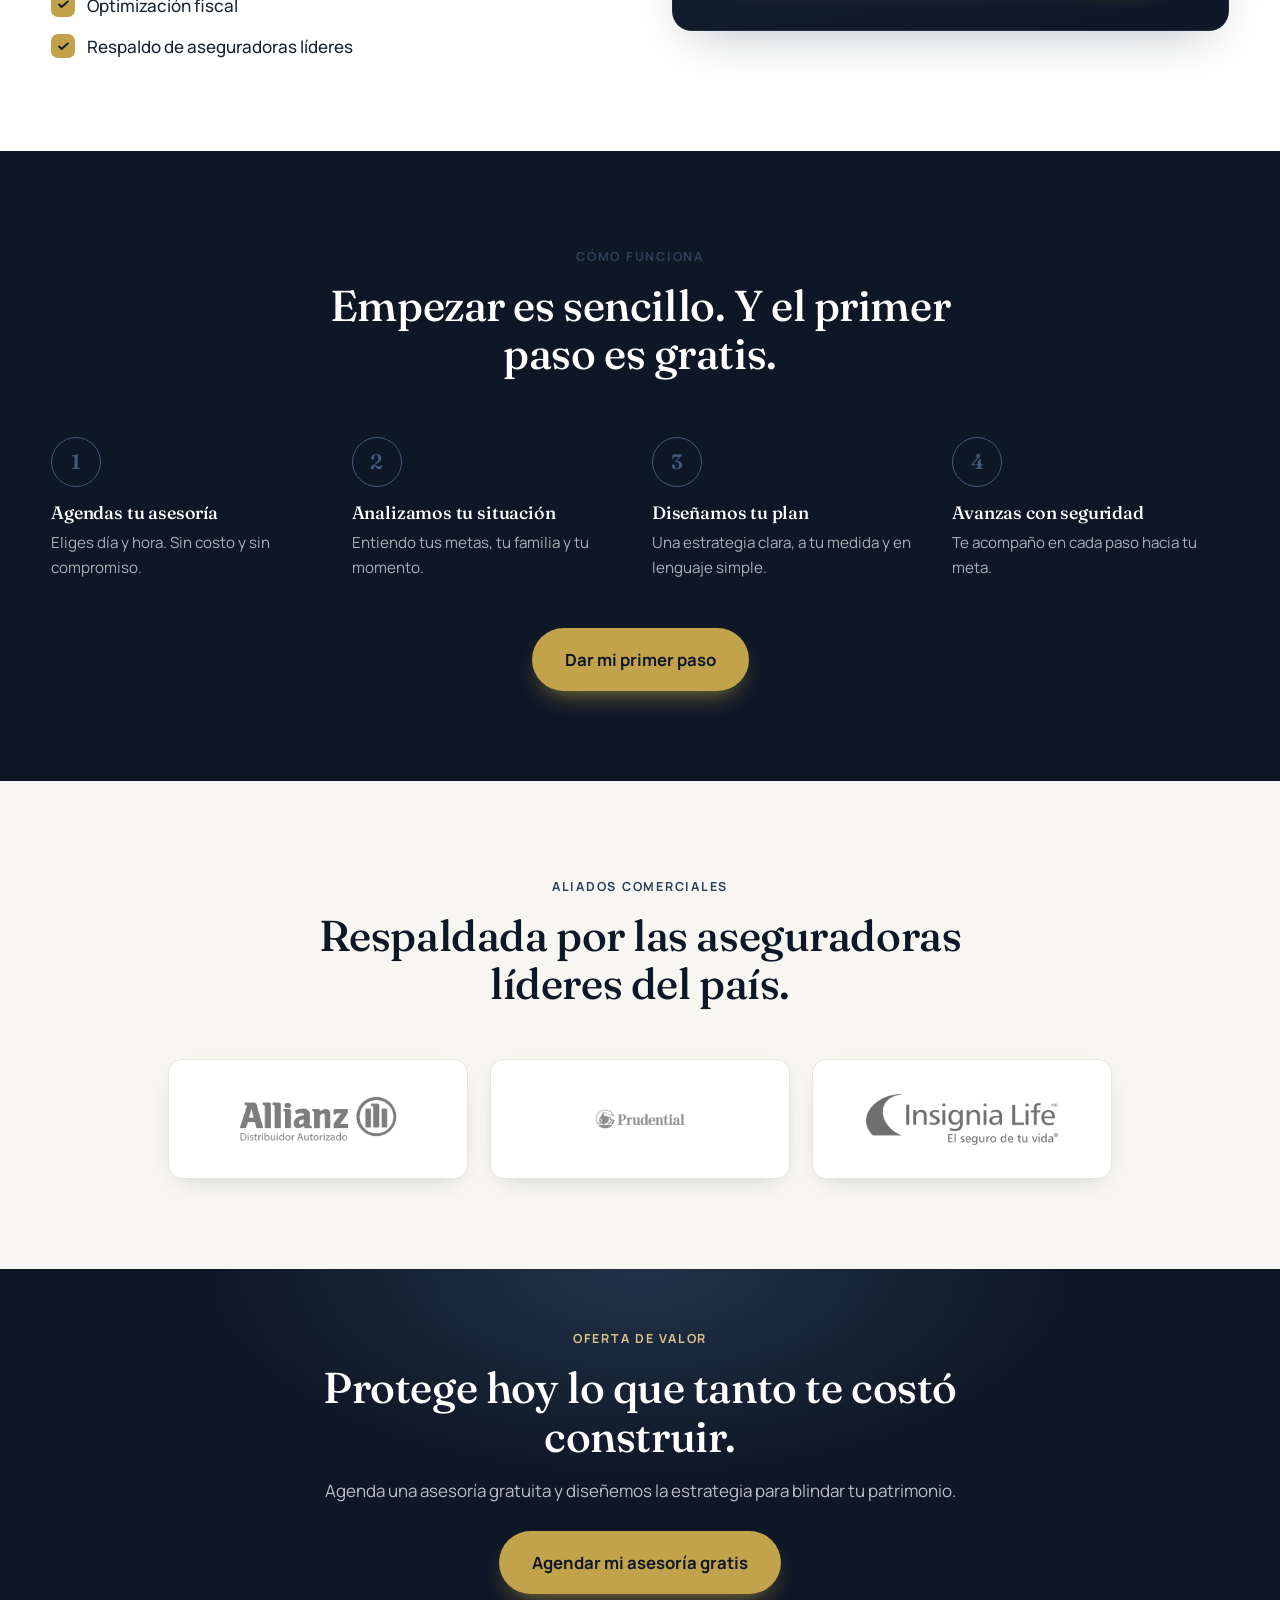
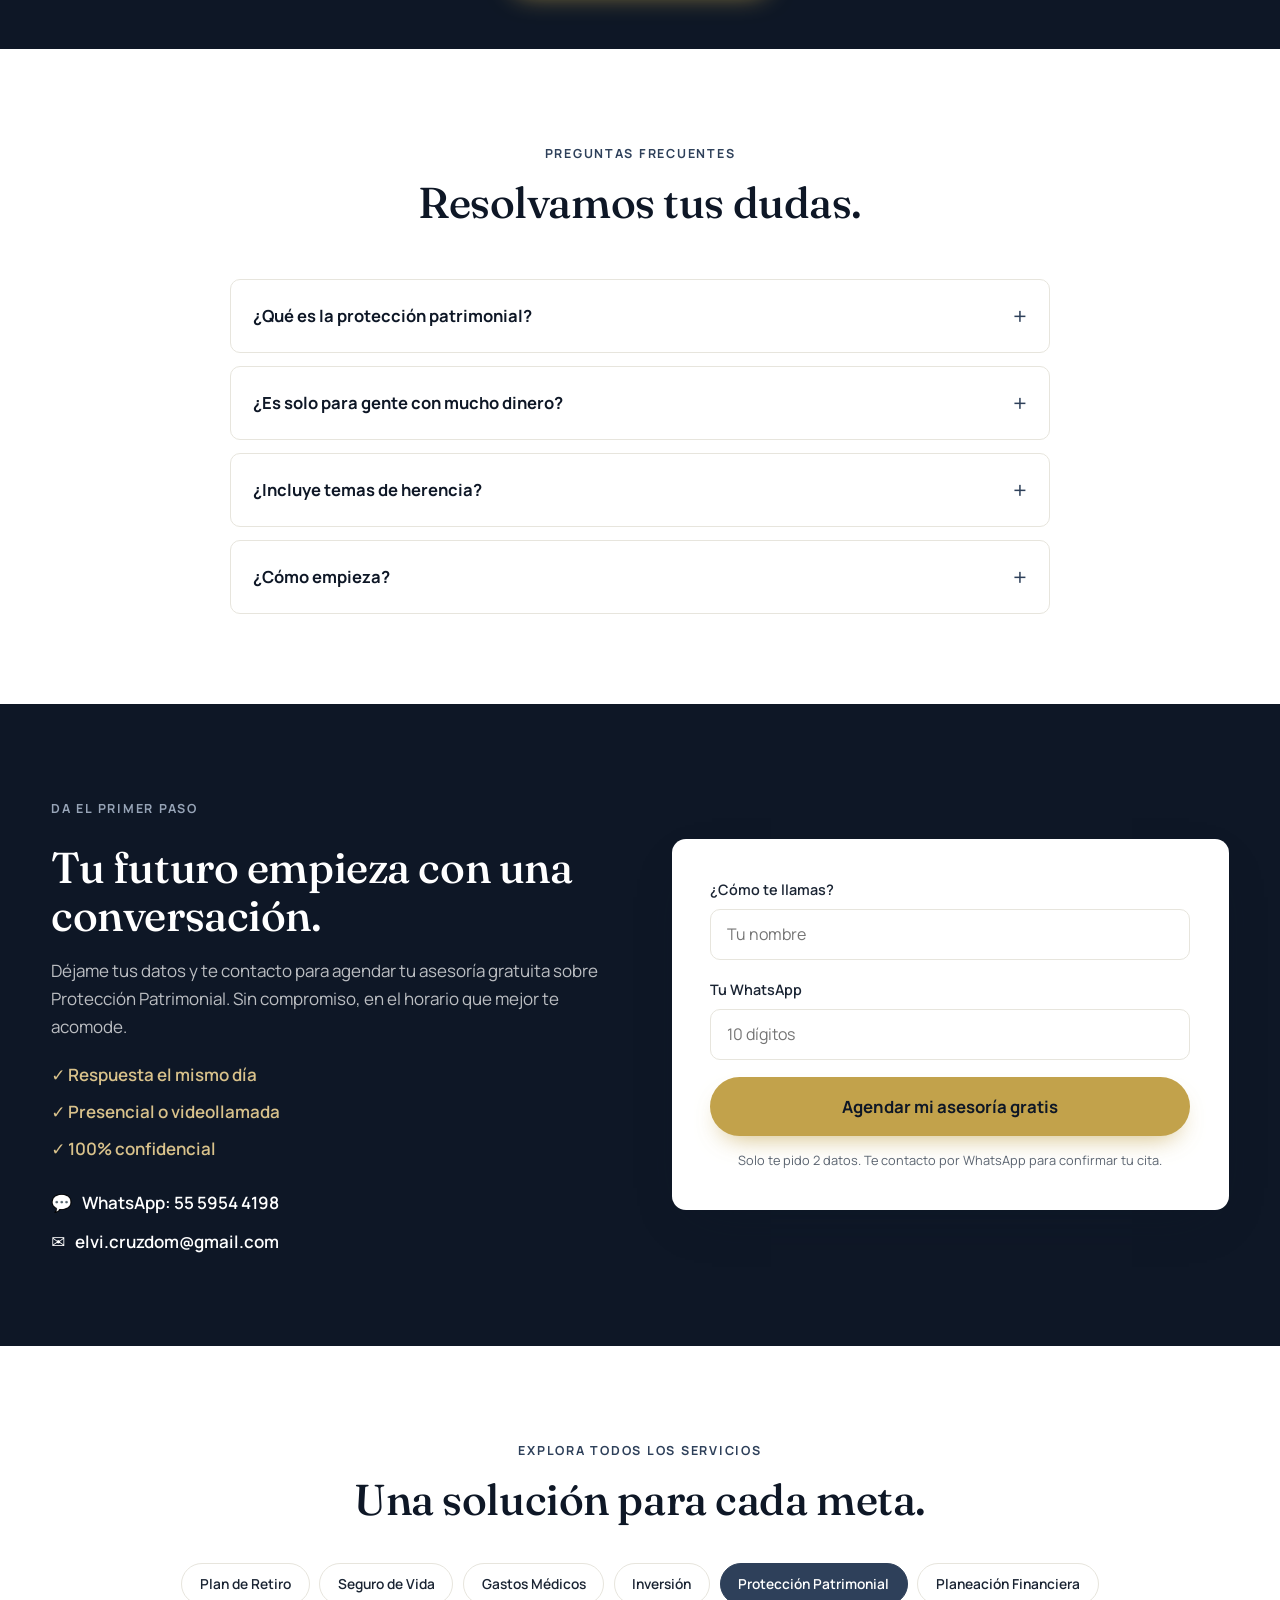
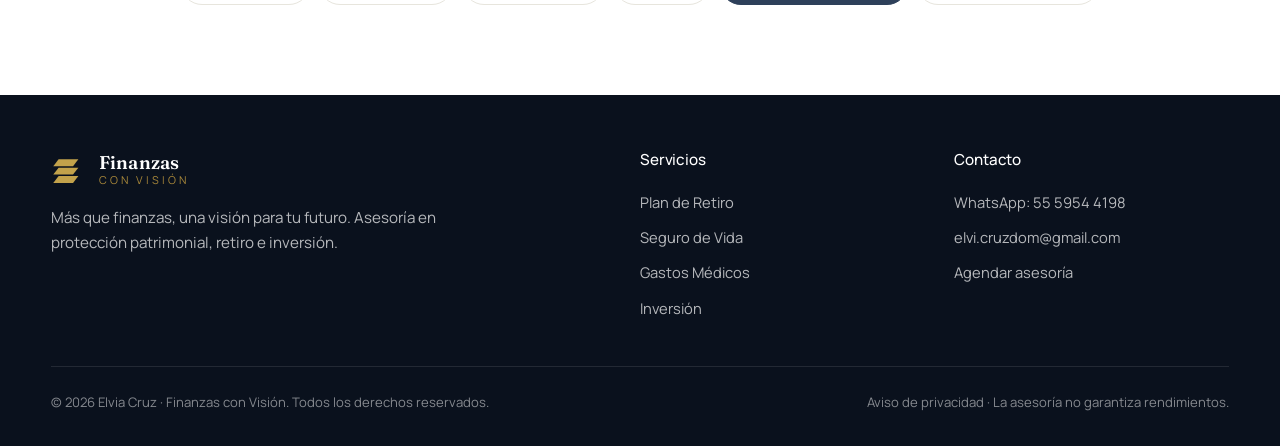
<file: proteccion-patrimonial.html>
<!DOCTYPE html>
<html lang="es-MX">
<head>
  <meta charset="UTF-8" />
  <meta name="viewport" content="width=device-width, initial-scale=1.0" />
  <title>Protección Patrimonial | Elvia Cruz · Finanzas con Visión</title>
  <meta name="description" content="Blinda lo que construiste y conviértelo en un legado seguro. Protección patrimonial. Agenda tu asesoría gratis con Elvia Cruz." />
  <meta name="theme-color" content="#0E1726" />
  <meta property="og:title" content="Protección Patrimonial | Finanzas con Visión" />
  <meta property="og:description" content="Blinda lo que construiste y conviértelo en un legado seguro. Protección patrimonial. Agenda tu asesoría gratis con Elvia Cruz." />
  <meta property="og:type" content="website" />
  <meta property="og:image" content="assets/Elvy.jpeg" />

  <link rel="preconnect" href="https://fonts.googleapis.com" />
  <link rel="preconnect" href="https://fonts.gstatic.com" crossorigin />
  <link href="https://fonts.googleapis.com/css2?family=Fraunces:opsz,wght@9..144,400;9..144,500;9..144,600&family=Manrope:wght@400;500;600;700&display=swap" rel="stylesheet" />
  <link rel="icon" type="image/svg+xml" href="assets/logo.svg" />
  <link rel="stylesheet" href="css/proteccion-patrimonial/proteccion-patrimonial.css?v=3" />

  <!-- ===== META PIXEL (reemplazar PIXEL_ID) =====
  <script>!function(f,b,e,v,n,t,s2){if(f.fbq)return;n=f.fbq=function(){n.callMethod?n.callMethod.apply(n,arguments):n.queue.push(arguments)};if(!f._fbq)f._fbq=n;n.push=n;n.loaded=!0;n.version='2.0';n.queue=[];t=b.createElement(e);t.async=!0;t.src=v;s2=b.getElementsByTagName(e)[0];s2.parentNode.insertBefore(t,s2)}(window,document,'script','https://connect.facebook.net/en_US/fbevents.js');fbq('init','PIXEL_ID');fbq('track','PageView');</script>
  -->

  <!-- Datos estructurados (SEO) -->
  <script type="application/ld+json">
  {"@context":"https://schema.org","@graph":[
    {"@type":"FinancialService","name":"Finanzas con Visión — Protección Patrimonial","description":"Blinda lo que construiste y conviértelo en un legado seguro. Protección patrimonial. Agenda tu asesoría gratis con Elvia Cruz.","areaServed":"MX","priceRange":"Asesoría gratuita","telephone":"+525559544198","email":"elvi.cruzdom@gmail.com","provider":{"@type":"Person","name":"Elvia Cruz","jobTitle":"Asesora Financiera"}},
    {"@type":"FAQPage","mainEntity":[{"@type":"Question","name":"¿Qué es la protección patrimonial?","acceptedAnswer":{"@type":"Answer","text":"Un conjunto de estrategias y seguros para resguardar tus bienes y tu legado ante imprevistos."}},{"@type":"Question","name":"¿Es solo para gente con mucho dinero?","acceptedAnswer":{"@type":"Answer","text":"No. Si tienes algo que proteger y a quién cuidar, te conviene."}},{"@type":"Question","name":"¿Incluye temas de herencia?","acceptedAnswer":{"@type":"Answer","text":"Sí, ayudamos a estructurar tu legado de forma clara y ordenada."}},{"@type":"Question","name":"¿Cómo empieza?","acceptedAnswer":{"@type":"Answer","text":"Con un diagnóstico gratuito de tu situación y tus riesgos."}}]}
  ]}
  </script>
</head>
<body>
  <div class="scroll-progress" id="scrollProgress" aria-hidden="true"></div>

  <!-- HEADER -->
  <header class="site-header" id="header">
    <div class="container header-inner">
      <a href="index.html" class="brand" aria-label="Finanzas con Visión - Inicio">
        <img src="assets/logo.svg" alt="" class="brand-mark" width="40" height="40" />
        <span class="brand-text"><strong>Finanzas</strong><em>con visión</em></span>
      </a>
      <nav class="nav" id="nav" aria-label="Navegación principal">
        <a href="index.html">Inicio</a>
        <a href="index.html#servicios">Servicios</a>
        <a href="#incluye">Qué incluye</a>
        <a href="#faq">Preguntas</a>
        <a href="#agenda" class="btn btn-gold nav-cta">Agendar asesoría</a>
      </nav>
      <button class="nav-toggle" id="navToggle" aria-label="Abrir menú" aria-expanded="false">
        <span></span><span></span><span></span>
      </button>
    </div>
  </header>

  <main>
    <!-- HERO VSL (variante por servicio · agrega la URL del video en data-video) -->
    <section class="vsl-hero">
      <div class="container vsl-inner">
        <span class="vsl-eyebrow reveal"><span class="dot"></span>Protección Patrimonial</span>
        <h1 class="reveal" data-delay="80">Lo que construiste merece <span class="text-gold">estar blindado.</span></h1>
        <p class="vsl-hero-sub reveal" data-delay="160">Años de esfuerzo pueden estar expuestos a un imprevisto. Mira cómo proteger tu patrimonio y convertirlo en un legado seguro.</p>
        <div class="video-wrap reveal" id="videoWrap" data-delay="220" data-video="" role="button" tabindex="0" aria-label="Reproducir video"><div class="video-fallback"><span>Finanzas con Visión</span></div><span class="video-tag"><span class="rec"></span> VIDEO · Míralo antes de decidir</span><button class="play-btn" aria-label="Reproducir"><svg viewBox="0 0 24 24" fill="currentColor" aria-hidden="true"><path d="M8 5v14l11-7z"/></svg></button></div>
        <div class="vsl-cta reveal" data-delay="300"><div class="btn-row"><a href="#agenda" class="btn btn-gold btn-lg" data-cta="hero-agenda">Quiero mi asesoría gratis</a><a href="https://wa.me/525559544198?text=Hola%20Elvia%2C%20vi%20tu%20informaci%C3%B3n%20sobre%20Protección%20Patrimonial%20y%20quiero%20agendar%20mi%20asesor%C3%ADa" class="btn btn-ghost btn-lg" style="color:#fff;border-color:rgba(255,255,255,.35)" target="_blank" rel="noopener">Escribir por WhatsApp</a></div><ul class="vsl-trust"><li>✓ Primera asesoría sin costo</li><li>✓ 100% personalizada</li><li>✓ Sin compromiso</li></ul></div>
      </div>
      <div class="hero-bg" aria-hidden="true"><span class="aurora aurora-1"></span><span class="aurora aurora-2"></span><span class="grid-overlay"></span></div>
    </section>

    <!-- PROBLEMA -->
    <section class="section problema" id="problema">
      <div class="container">
        <div class="section-head reveal">
          <span class="kicker">¿Te identificas?</span>
          <h2>Lo que está en juego si no actúas hoy.</h2>
        </div>
        <div class="cards-3">
          <article class="pain-card reveal">
            <span class="pain-icon" aria-hidden="true"><svg viewBox="0 0 24 24" fill="none" stroke="currentColor" stroke-width="1.6" stroke-linecap="round" stroke-linejoin="round"><path d="M10.3 4.3 1.8 19a2 2 0 0 0 1.7 3h17a2 2 0 0 0 1.7-3L13.7 4.3a2 2 0 0 0-3.4 0z"/><path d="M12 9v4M12 17h.01"/></svg></span>
            <h3>Patrimonio expuesto</h3>
            <p>Un imprevisto legal, fiscal o de salud puede poner en riesgo lo que tanto te costó.</p>
          </article>
          <article class="pain-card reveal" data-delay="100">
            <span class="pain-icon" aria-hidden="true"><svg viewBox="0 0 24 24" fill="none" stroke="currentColor" stroke-width="1.6" stroke-linecap="round" stroke-linejoin="round"><circle cx="12" cy="12" r="9"/><path d="M15 9l-6 6M9 9l6 6"/></svg></span>
            <h3>Sin un plan de legado</h3>
            <p>Sin estructura, heredar puede volverse un problema para tu familia.</p>
          </article>
          <article class="pain-card reveal" data-delay="200">
            <span class="pain-icon" aria-hidden="true"><svg viewBox="0 0 24 24" fill="none" stroke="currentColor" stroke-width="1.6" stroke-linecap="round" stroke-linejoin="round"><path d="M22 17l-8.5-8.5-4 4L2 5"/><path d="M16 17h6v-6"/></svg></span>
            <h3>Todo en un solo lugar</h3>
            <p>Concentrar tu patrimonio sin protección lo hace vulnerable.</p>
          </article>
        </div>
        <p class="problema-close reveal">La buena noticia: <strong>todo esto se puede planear.</strong> Y empieza con una conversación.</p>
      </div>
    </section>

    <!-- BENEFICIOS / SOLUCIÓN -->
    <section class="section beneficios">
      <div class="container">
        <div class="section-head reveal">
          <span class="kicker">La solución</span>
          <h2>Así te ayudo a lograrlo.</h2>
        </div>
        <div class="cards-4">
          <article class="benefit-card reveal">
            <span class="benefit-num">01</span>
            <h3>Blindaje integral</h3>
            <p>Combinamos seguros y estrategias para proteger lo que tienes.</p>
          </article>
          <article class="benefit-card reveal" data-delay="80">
            <span class="benefit-num">02</span>
            <h3>Legado ordenado</h3>
            <p>Defines cómo y a quién dejas tu patrimonio, sin complicaciones.</p>
          </article>
          <article class="benefit-card reveal" data-delay="160">
            <span class="benefit-num">03</span>
            <h3>Tranquilidad</h3>
            <p>Vives con la certeza de que lo tuyo está protegido.</p>
          </article>
          <article class="benefit-card reveal" data-delay="240">
            <span class="benefit-num">04</span>
            <h3>Visión de largo plazo</h3>
            <p>Tu patrimonio se conserva y crece para las siguientes generaciones.</p>
          </article>
        </div>
      </div>
    </section>

    <!-- SECCIÓN ESTRELLA (única por servicio) -->
    <section class="section signature sig-legado" id="herramienta"><div class="container"><div class="section-head reveal"><span class="kicker">Tu legado, paso a paso</span><h2>De tu esfuerzo de hoy a tu legado de mañana.</h2></div><ol class="legado-line"><li class="legado-step reveal"><span class="ls-dot"></span><h3>Hoy</h3><p>Construyes tu patrimonio con esfuerzo y dedicación.</p></li><li class="legado-step reveal" data-delay="100"><span class="ls-dot"></span><h3>Proteges</h3><p>Lo blindas ante imprevistos legales, fiscales o de salud.</p></li><li class="legado-step reveal" data-delay="200"><span class="ls-dot"></span><h3>Creces</h3><p>Tu patrimonio se conserva y aumenta con el tiempo.</p></li><li class="legado-step reveal" data-delay="300"><span class="ls-dot"></span><h3>Heredas</h3><p>Lo transmites de forma ordenada, clara y segura.</p></li></ol></div></section>

    <!-- QUÉ INCLUYE -->
    <section class="section" id="incluye">
      <div class="container split-grid">
        <div class="reveal">
          <span class="kicker">¿Qué incluye?</span>
          <h2 style="margin:.6rem 0 1.4rem">Todo lo que recibes al trabajar conmigo.</h2>
          <ul class="checklist">
            <li>Diagnóstico de tu patrimonio y riesgos</li>
            <li>Estrategia de protección a la medida</li>
            <li>Estructura de legado y beneficiarios</li>
            <li>Coberturas de vida y patrimoniales</li>
            <li>Optimización fiscal</li>
            <li>Respaldo de aseguradoras líderes</li>
          </ul>
        </div>
        <div class="split-visual reveal" data-delay="120">
          <h3>¿Para quién es?</h3>
          <ul class="checklist">
            <li>Empresarios y profesionistas con patrimonio</li>
            <li>Quienes quieren dejar un legado ordenado</li>
            <li>Familias que buscan proteger su futuro</li>
          </ul>
          <a href="#agenda" class="btn btn-gold btn-block btn-lg" style="margin-top:1.8rem" data-cta="incluye-agenda">Agendar mi asesoría gratis</a>
        </div>
      </div>
    </section>

    <!-- PROCESO -->
    <section class="section proceso">
      <div class="container">
        <div class="section-head reveal light">
          <span class="kicker">Cómo funciona</span>
          <h2>Empezar es sencillo. Y el primer paso es gratis.</h2>
        </div>
        <ol class="steps">
          <li class="step reveal">
            <span class="step-num">1</span>
            <h3>Agendas tu asesoría</h3>
            <p>Eliges día y hora. Sin costo y sin compromiso.</p>
          </li>
          <li class="step reveal" data-delay="100">
            <span class="step-num">2</span>
            <h3>Analizamos tu situación</h3>
            <p>Entiendo tus metas, tu familia y tu momento.</p>
          </li>
          <li class="step reveal" data-delay="200">
            <span class="step-num">3</span>
            <h3>Diseñamos tu plan</h3>
            <p>Una estrategia clara, a tu medida y en lenguaje simple.</p>
          </li>
          <li class="step reveal" data-delay="300">
            <span class="step-num">4</span>
            <h3>Avanzas con seguridad</h3>
            <p>Te acompaño en cada paso hacia tu meta.</p>
          </li>
        </ol>
        <div class="proceso-cta reveal"><a href="#agenda" class="btn btn-gold btn-lg">Dar mi primer paso</a></div>
      </div>
    </section>

    <!-- ALIADOS -->
    <section class="section aliados" id="aliados">
      <div class="container">
        <div class="section-head reveal">
          <span class="kicker">Aliados comerciales</span>
          <h2>Respaldada por las aseguradoras líderes del país.</h2>
        </div>
        <div class="partners reveal">
          <div class="partner"><img src="assets/allianz-distribuidor-autorizado.png" alt="Allianz" onerror="this.replaceWith(Object.assign(document.createElement('span'),{className:'partner-name',textContent:'Allianz'}))" /></div>
          <div class="partner"><img src="assets/Prudential-Financial-Logo.png" alt="Prudential" onerror="this.replaceWith(Object.assign(document.createElement('span'),{className:'partner-name',textContent:'Prudential'}))" /></div>
          <div class="partner"><img src="assets/insignia.webp" alt="Insignia Life" onerror="this.replaceWith(Object.assign(document.createElement('span'),{className:'partner-name',textContent:'Insignia Life'}))" /></div>
        </div>
      </div>
    </section>

    <!-- OFERTA -->
    <section class="offer-bar">
      <div class="container offer-box reveal">
        <span class="kicker">Oferta de valor</span>
        <h2>Protege hoy lo que tanto te costó construir.</h2>
        <p>Agenda una asesoría gratuita y diseñemos la estrategia para blindar tu patrimonio.</p>
        <a href="#agenda" class="btn btn-gold btn-lg">Agendar mi asesoría gratis</a>
      </div>
    </section>

    <!-- FAQ -->
    <section class="section faq" id="faq">
      <div class="container faq-wrap">
        <div class="section-head reveal">
          <span class="kicker">Preguntas frecuentes</span>
          <h2>Resolvamos tus dudas.</h2>
        </div>
        <div class="faq-list">
          <details class="faq-item reveal">
            <summary>¿Qué es la protección patrimonial?</summary>
            <p>Un conjunto de estrategias y seguros para resguardar tus bienes y tu legado ante imprevistos.</p>
          </details>
          <details class="faq-item reveal">
            <summary>¿Es solo para gente con mucho dinero?</summary>
            <p>No. Si tienes algo que proteger y a quién cuidar, te conviene.</p>
          </details>
          <details class="faq-item reveal">
            <summary>¿Incluye temas de herencia?</summary>
            <p>Sí, ayudamos a estructurar tu legado de forma clara y ordenada.</p>
          </details>
          <details class="faq-item reveal">
            <summary>¿Cómo empieza?</summary>
            <p>Con un diagnóstico gratuito de tu situación y tus riesgos.</p>
          </details>
        </div>
      </div>
    </section>

    <!-- AGENDA / FORM -->
    <section class="section agenda" id="agenda">
      <div class="container agenda-grid">
        <div class="agenda-copy reveal">
          <span class="kicker light">Da el primer paso</span>
          <h2>Tu futuro empieza con una conversación.</h2>
          <p>Déjame tus datos y te contacto para agendar tu asesoría gratuita sobre Protección Patrimonial. Sin compromiso, en el horario que mejor te acomode.</p>
          <ul class="agenda-list">
            <li>✓ Respuesta el mismo día</li>
            <li>✓ Presencial o videollamada</li>
            <li>✓ 100% confidencial</li>
          </ul>
          <div class="agenda-contact">
            <a href="https://wa.me/525559544198?text=Hola%20Elvia%2C%20vi%20tu%20informaci%C3%B3n%20sobre%20Protección%20Patrimonial%20y%20quiero%20agendar%20mi%20asesor%C3%ADa" class="contact-line" target="_blank" rel="noopener"><span aria-hidden="true">💬</span> WhatsApp: 55 5954 4198</a>
            <a href="mailto:elvi.cruzdom@gmail.com" class="contact-line"><span aria-hidden="true">✉️</span> elvi.cruzdom@gmail.com</a>
          </div>
        </div>
        <div class="agenda-card reveal" data-delay="120">
          <form id="leadForm" class="lead-form" novalidate data-servicio="Protección Patrimonial">
            <div class="field"><label for="nombre">¿Cómo te llamas?</label><input type="text" id="nombre" name="nombre" required placeholder="Tu nombre" autocomplete="name" /></div>
            <div class="field"><label for="whatsapp">Tu WhatsApp</label><input type="tel" id="whatsapp" name="whatsapp" required placeholder="10 dígitos" autocomplete="tel" inputmode="numeric" /></div>
            <button type="submit" class="btn btn-gold btn-block btn-lg" data-cta="form-submit">Agendar mi asesoría gratis</button>
            <p class="form-note">Solo te pido 2 datos. Te contacto por WhatsApp para confirmar tu cita.</p>
            <p class="form-success" id="formSuccess" hidden>✓ ¡Listo! Te redirijo a WhatsApp para confirmar…</p>
          </form>
          <!-- Calendly opcional: pega tu widget aquí -->
        </div>
      </div>
    </section>

    <!-- OTROS SERVICIOS -->
    <section class="section" style="text-align:center">
      <div class="container">
        <div class="section-head reveal" style="margin-bottom:0">
          <span class="kicker">Explora todos los servicios</span>
          <h2>Una solución para cada meta.</h2>
        </div>
        <div class="svc-nav reveal">
          <a class="svc-chip" href="retiro.html">Plan de Retiro</a>
          <a class="svc-chip" href="seguro-vida.html">Seguro de Vida</a>
          <a class="svc-chip" href="gastos-medicos.html">Gastos Médicos</a>
          <a class="svc-chip" href="inversion.html">Inversión</a>
          <a class="svc-chip active" href="proteccion-patrimonial.html">Protección Patrimonial</a>
          <a class="svc-chip" href="planeacion-financiera.html">Planeación Financiera</a>
        </div>
      </div>
    </section>
  </main>

  <!-- FOOTER -->
  <footer class="site-footer">
    <div class="container footer-grid">
      <div class="footer-brand">
        <a href="index.html" class="brand brand--footer">
          <img src="assets/logo.svg" alt="" class="brand-mark" width="44" height="44" />
          <span class="brand-text"><strong>Finanzas</strong><em>con visión</em></span>
        </a>
        <p>Más que finanzas, una visión para tu futuro. Asesoría en protección patrimonial, retiro e inversión.</p>
      </div>
      <div class="footer-col">
        <h4>Servicios</h4>
        <a href="retiro.html">Plan de Retiro</a>
        <a href="seguro-vida.html">Seguro de Vida</a>
        <a href="gastos-medicos.html">Gastos Médicos</a>
        <a href="inversion.html">Inversión</a>
      </div>
      <div class="footer-col">
        <h4>Contacto</h4>
        <a href="https://wa.me/525559544198" target="_blank" rel="noopener">WhatsApp: 55 5954 4198</a>
        <a href="mailto:elvi.cruzdom@gmail.com">elvi.cruzdom@gmail.com</a>
        <a href="#agenda">Agendar asesoría</a>
      </div>
    </div>
    <div class="container footer-bottom">
      <span>© <span id="year">2026</span> Elvia Cruz · Finanzas con Visión. Todos los derechos reservados.</span>
      <span class="footer-legal">Aviso de privacidad · La asesoría no garantiza rendimientos.</span>
    </div>
  </footer>

  <!-- CTA FIJO MÓVIL -->
  <div class="mobile-cta">
    <a href="#agenda" class="btn btn-gold mcta-main" data-cta="mobilebar-agenda">Agendar gratis</a>
    <a href="https://wa.me/525559544198?text=Hola%20Elvia%2C%20vi%20tu%20informaci%C3%B3n%20sobre%20Protección%20Patrimonial%20y%20quiero%20agendar%20mi%20asesor%C3%ADa" class="mcta-wa" target="_blank" rel="noopener" aria-label="WhatsApp"><svg viewBox="0 0 32 32" width="30" height="30" fill="currentColor" aria-hidden="true"><path d="M16 .5C7.4.5.5 7.4.5 16c0 2.8.7 5.4 2 7.7L.5 31.5l8-2.1c2.2 1.2 4.8 1.9 7.5 1.9 8.6 0 15.5-6.9 15.5-15.5S24.6.5 16 .5zm0 28.3c-2.4 0-4.7-.6-6.7-1.8l-.5-.3-4.7 1.2 1.3-4.6-.3-.5C3.9 20.8 3.3 18.5 3.3 16 3.3 9 9 3.3 16 3.3S28.7 9 28.7 16 23 28.8 16 28.8zm7.4-9.5c-.4-.2-2.4-1.2-2.7-1.3-.4-.1-.6-.2-.9.2-.3.4-1 1.3-1.3 1.6-.2.2-.5.3-.9.1-.4-.2-1.7-.6-3.2-2-1.2-1-2-2.4-2.2-2.8-.2-.4 0-.6.2-.8l.6-.7c.2-.2.3-.4.4-.6.1-.2 0-.5 0-.7-.1-.2-.9-2.1-1.2-2.9-.3-.8-.6-.7-.9-.7h-.7c-.2 0-.6.1-1 .5-.3.4-1.3 1.3-1.3 3.1s1.3 3.6 1.5 3.8c.2.2 2.6 4 6.3 5.5.9.4 1.6.6 2.1.8.9.3 1.7.2 2.3.1.7-.1 2.4-1 2.7-1.9.3-.9.3-1.7.2-1.9-.1-.2-.3-.3-.7-.5z"/></svg></a>
  </div>

  <!-- WHATSAPP FLOTANTE -->
  <a href="https://wa.me/525559544198?text=Hola%20Elvia%2C%20vi%20tu%20informaci%C3%B3n%20sobre%20Protección%20Patrimonial%20y%20quiero%20agendar%20mi%20asesor%C3%ADa" class="wa-float" target="_blank" rel="noopener" aria-label="Escríbeme por WhatsApp"><svg viewBox="0 0 32 32" width="30" height="30" fill="currentColor" aria-hidden="true"><path d="M16 .5C7.4.5.5 7.4.5 16c0 2.8.7 5.4 2 7.7L.5 31.5l8-2.1c2.2 1.2 4.8 1.9 7.5 1.9 8.6 0 15.5-6.9 15.5-15.5S24.6.5 16 .5zm0 28.3c-2.4 0-4.7-.6-6.7-1.8l-.5-.3-4.7 1.2 1.3-4.6-.3-.5C3.9 20.8 3.3 18.5 3.3 16 3.3 9 9 3.3 16 3.3S28.7 9 28.7 16 23 28.8 16 28.8zm7.4-9.5c-.4-.2-2.4-1.2-2.7-1.3-.4-.1-.6-.2-.9.2-.3.4-1 1.3-1.3 1.6-.2.2-.5.3-.9.1-.4-.2-1.7-.6-3.2-2-1.2-1-2-2.4-2.2-2.8-.2-.4 0-.6.2-.8l.6-.7c.2-.2.3-.4.4-.6.1-.2 0-.5 0-.7-.1-.2-.9-2.1-1.2-2.9-.3-.8-.6-.7-.9-.7h-.7c-.2 0-.6.1-1 .5-.3.4-1.3 1.3-1.3 3.1s1.3 3.6 1.5 3.8c.2.2 2.6 4 6.3 5.5.9.4 1.6.6 2.1.8.9.3 1.7.2 2.3.1.7-.1 2.4-1 2.7-1.9.3-.9.3-1.7.2-1.9-.1-.2-.3-.3-.7-.5z"/></svg></a>

  <!-- MODAL VIDEO -->
  <div class="video-modal" id="videoModal" aria-hidden="true">
    <div class="video-modal-inner">
      <button class="video-close" id="videoClose" aria-label="Cerrar video">&times;</button>
      <div id="videoModalBody" style="width:100%;height:100%"></div>
    </div>
  </div>

  <script src="js/shared/vsl.js?v=3" defer></script>
</body>
</html>
</file>
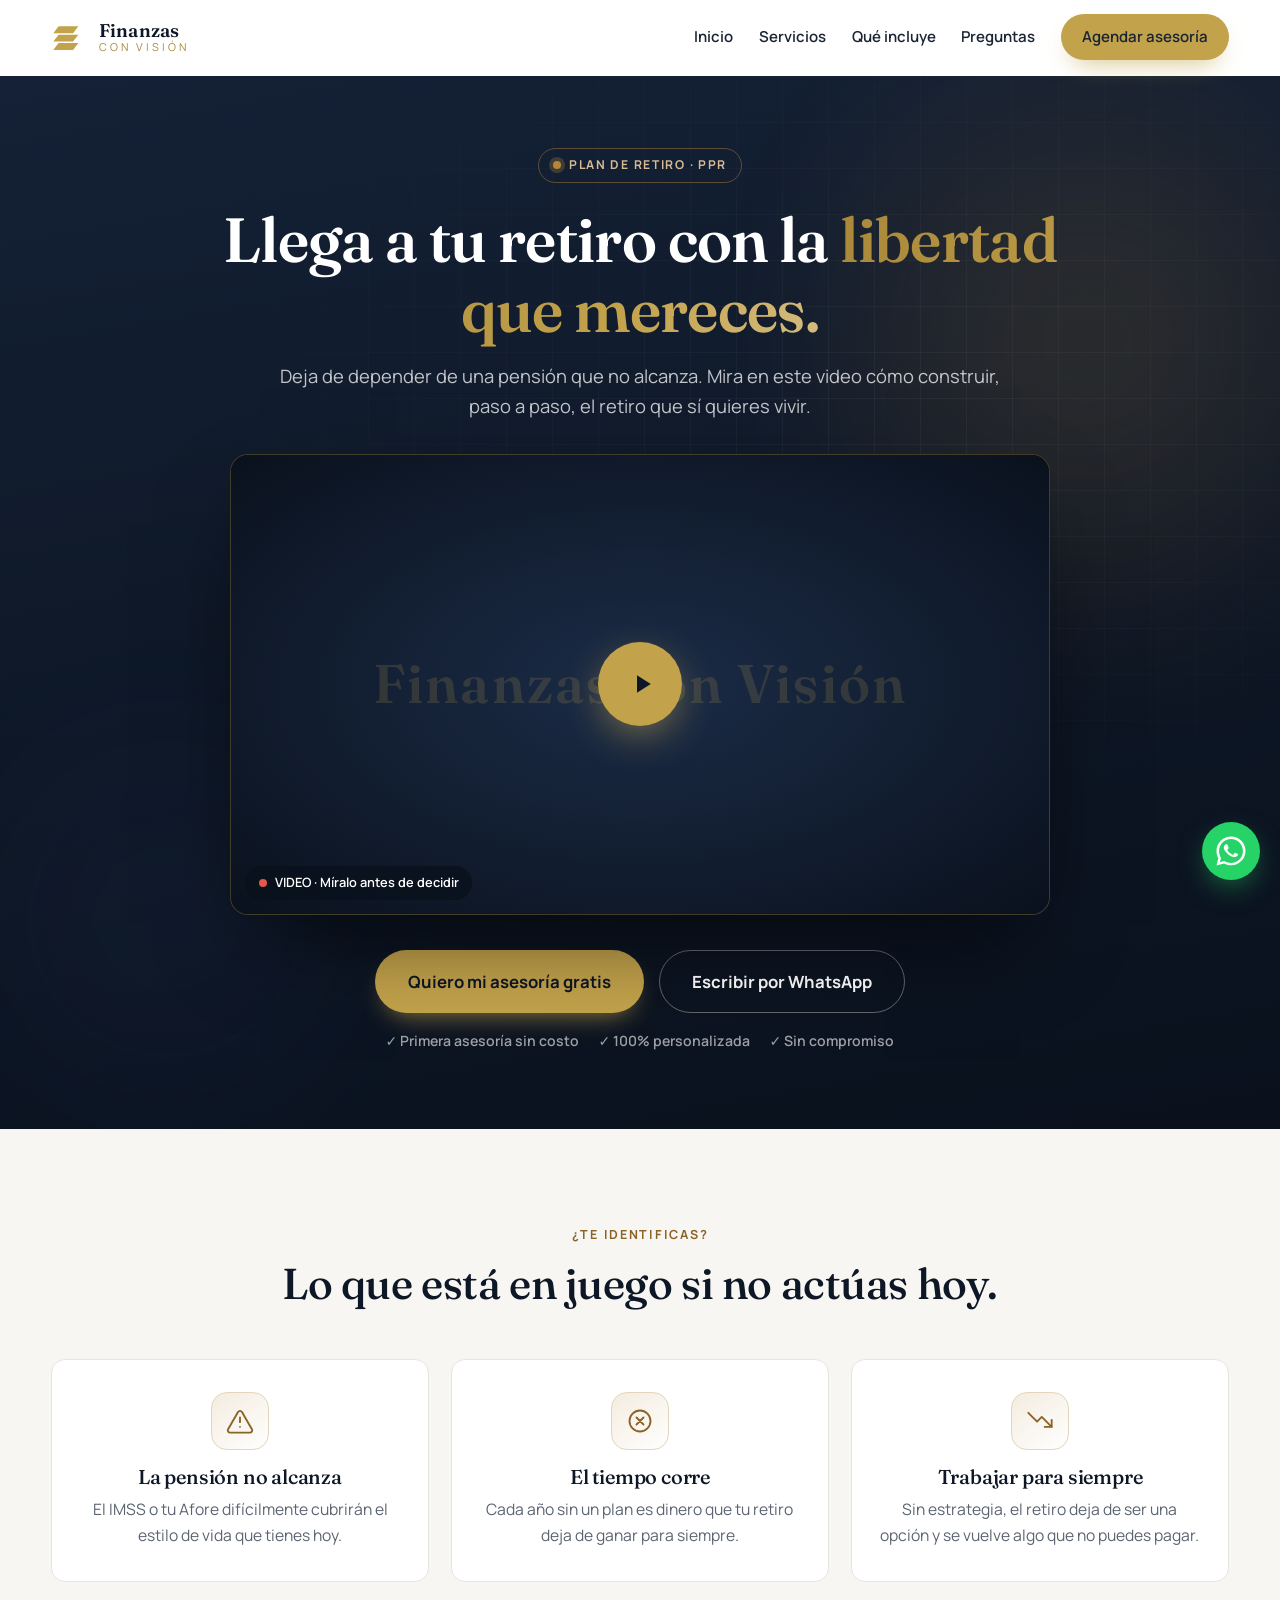
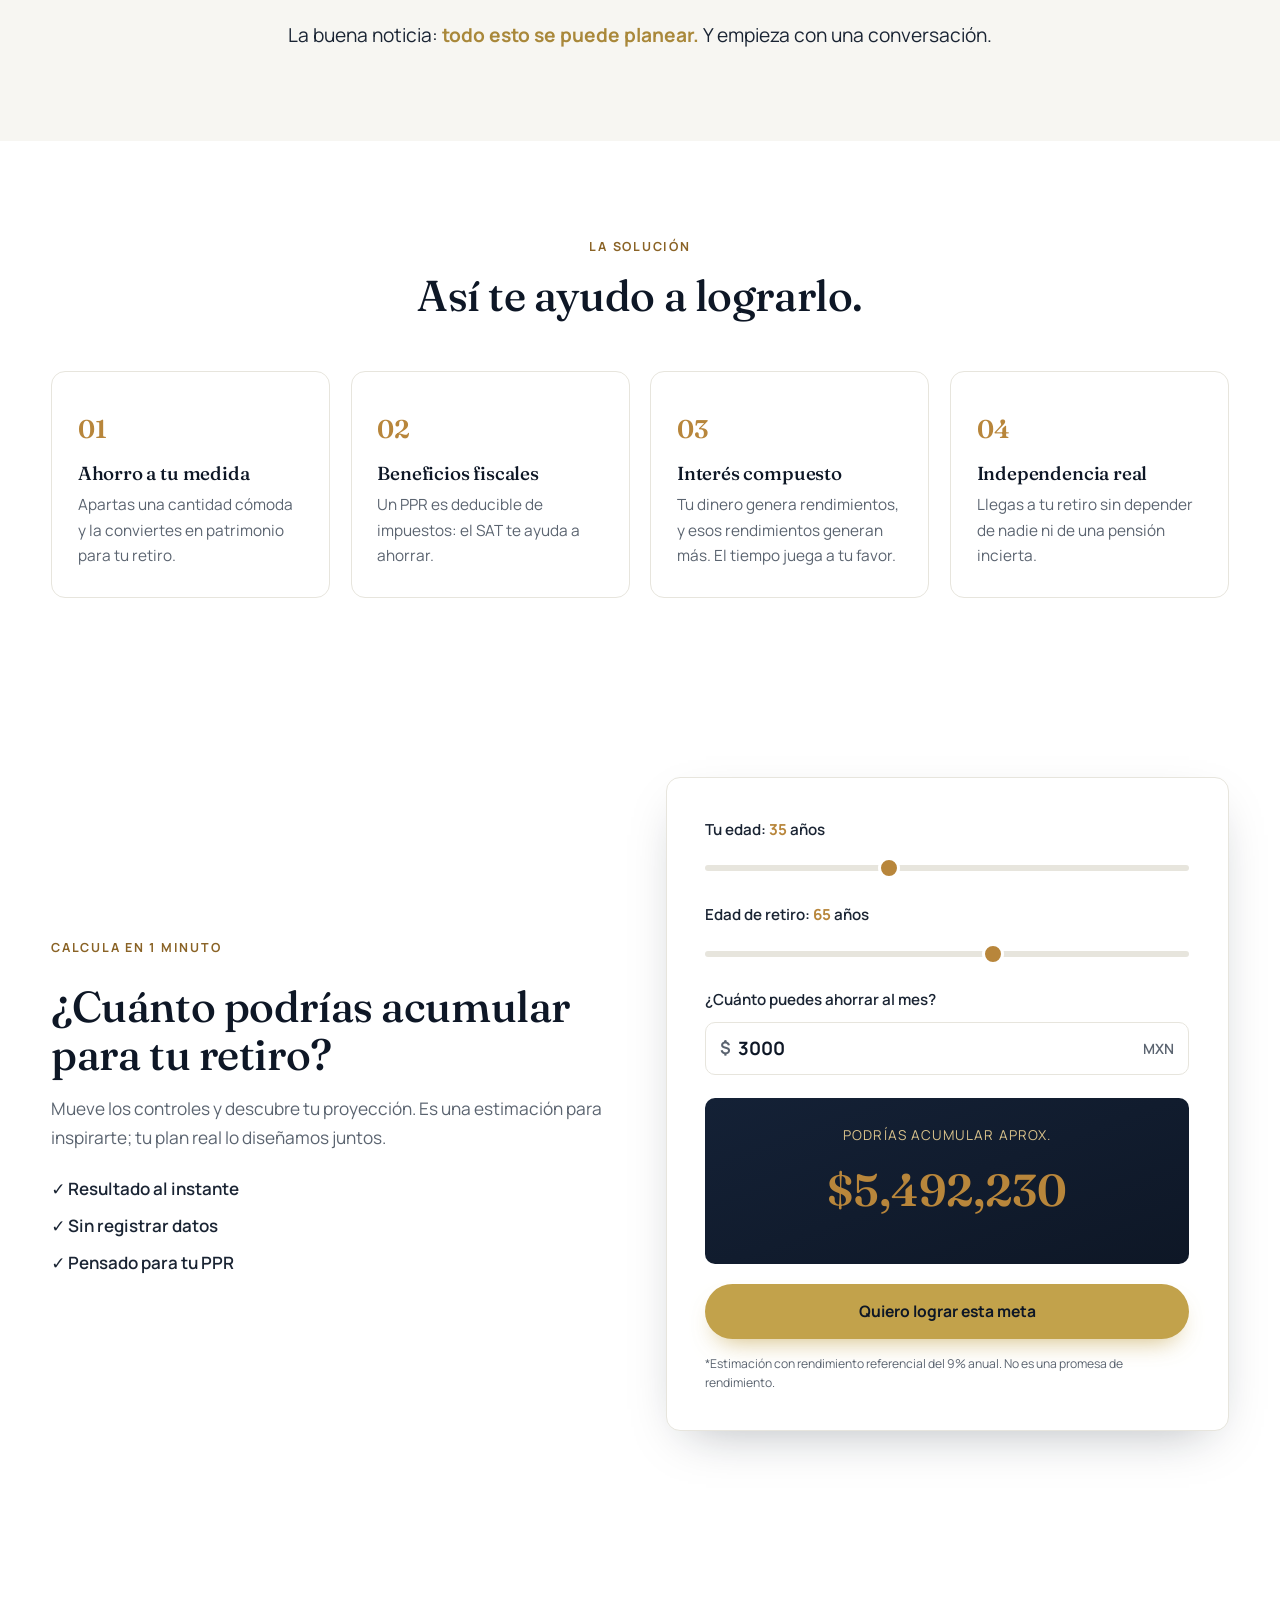
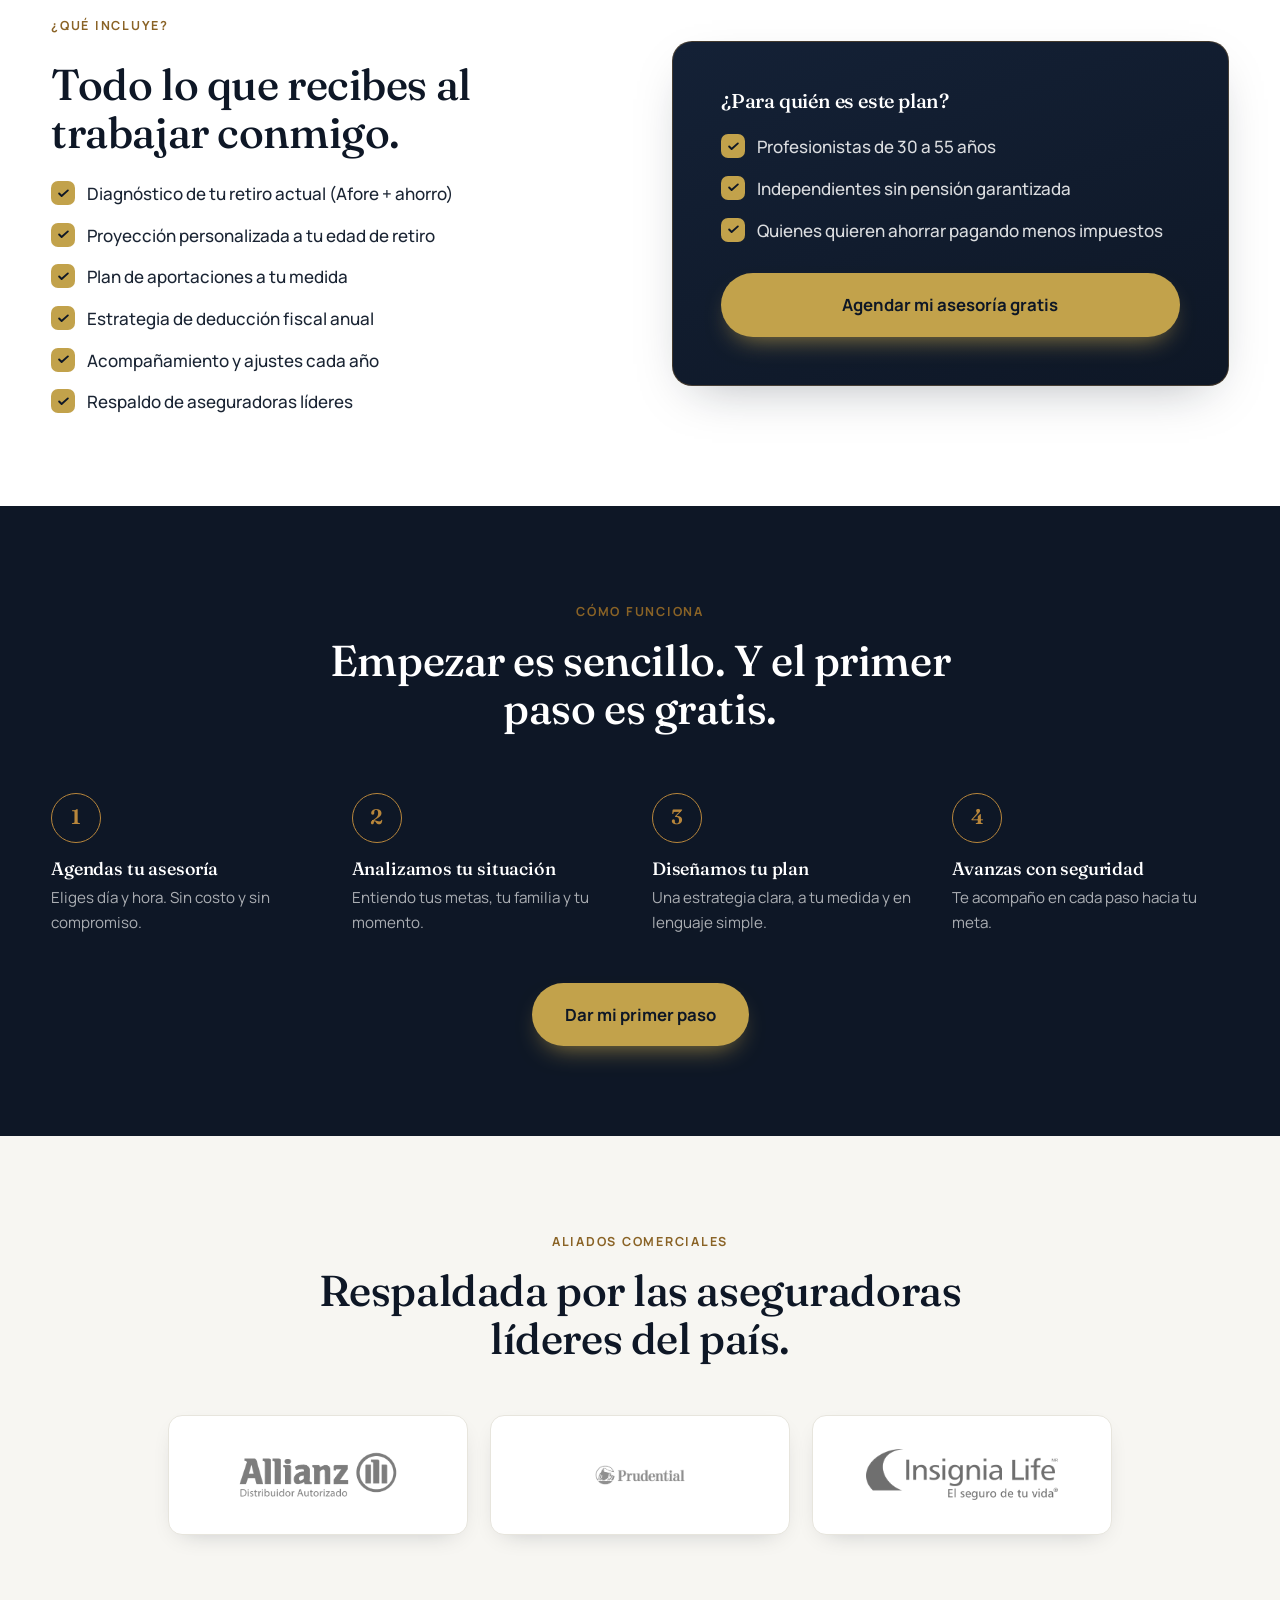
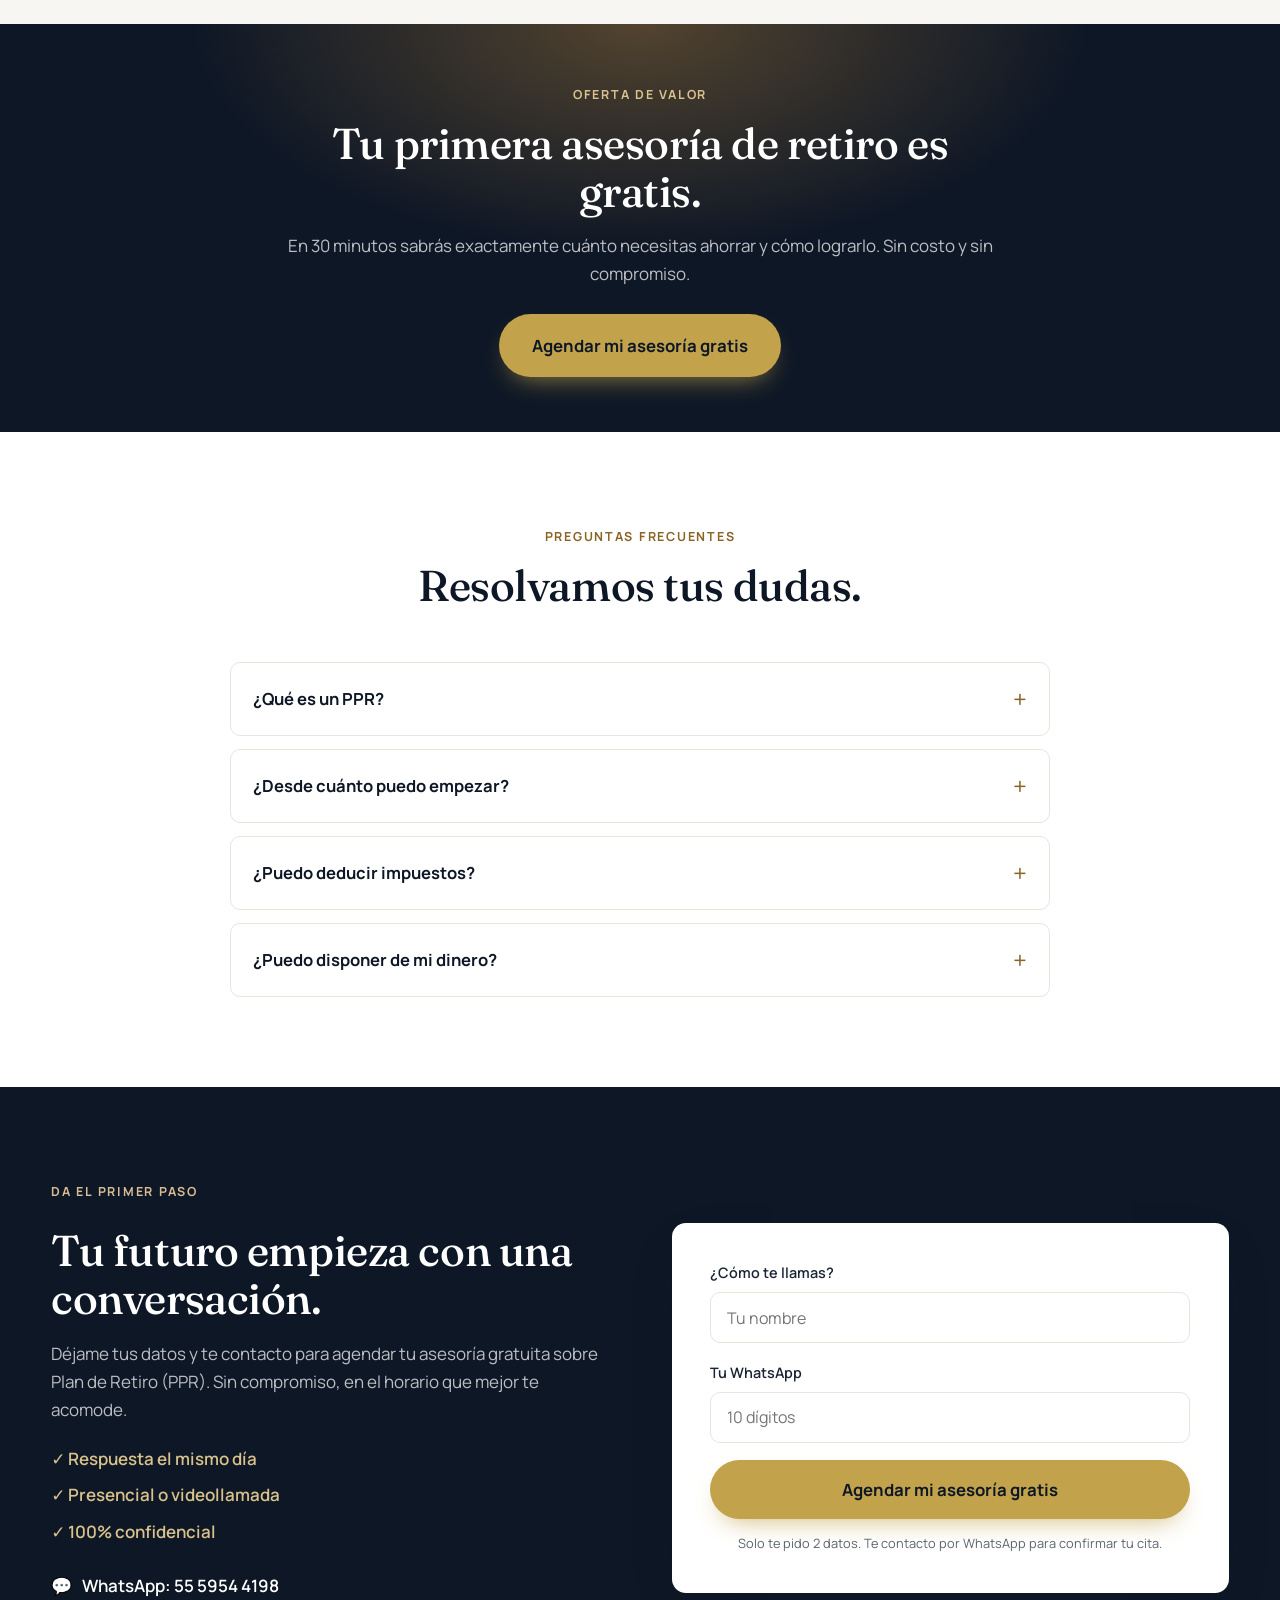
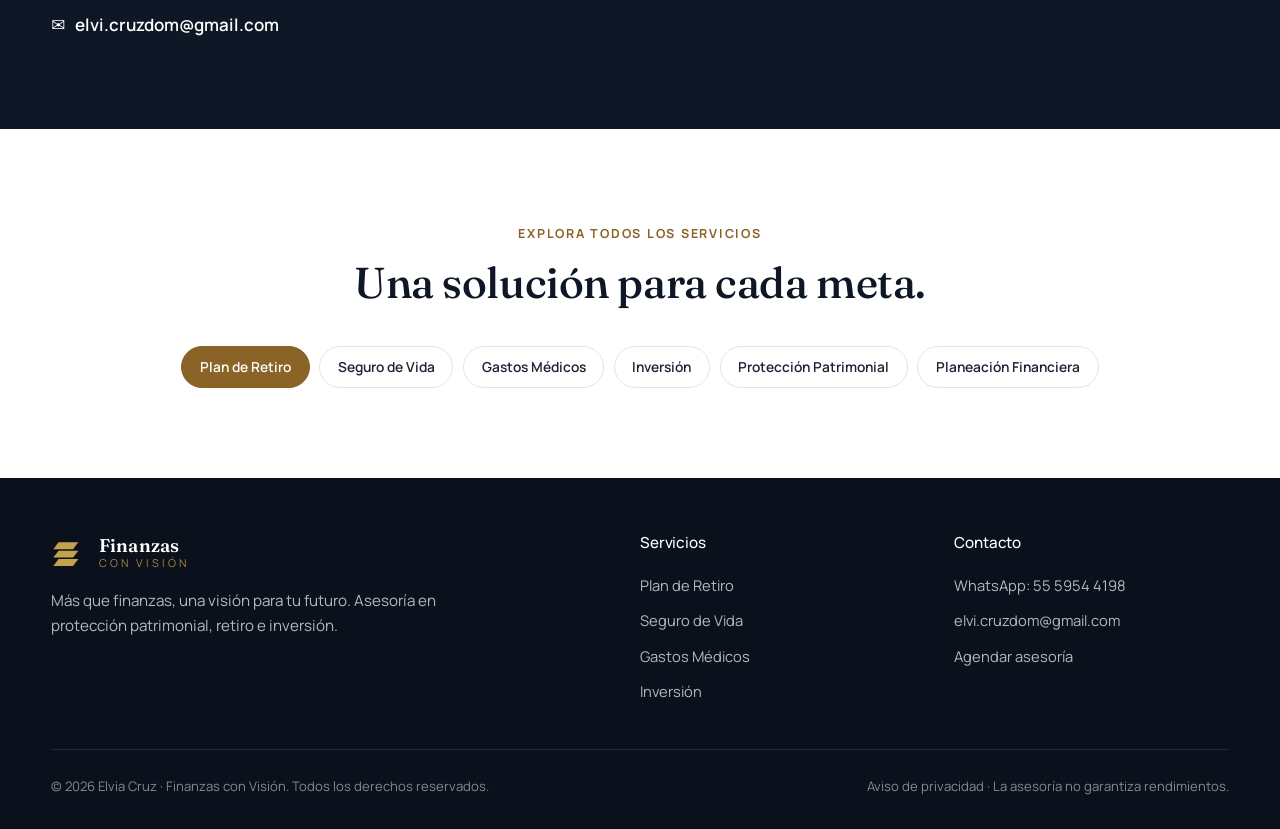
<file: retiro.html>
<!DOCTYPE html>
<html lang="es-MX">
<head>
  <meta charset="UTF-8" />
  <meta name="viewport" content="width=device-width, initial-scale=1.0" />
  <title>Plan de Retiro (PPR) | Elvia Cruz · Finanzas con Visión</title>
  <meta name="description" content="Construye el retiro que sí quieres vivir. Plan Personal de Retiro (PPR) con beneficios fiscales. Agenda tu asesoría gratis con Elvia Cruz." />
  <meta name="theme-color" content="#0E1726" />
  <meta property="og:title" content="Plan de Retiro (PPR) | Finanzas con Visión" />
  <meta property="og:description" content="Construye el retiro que sí quieres vivir. Plan Personal de Retiro (PPR) con beneficios fiscales. Agenda tu asesoría gratis con Elvia Cruz." />
  <meta property="og:type" content="website" />
  <meta property="og:image" content="assets/Elvy.jpeg" />

  <link rel="preconnect" href="https://fonts.googleapis.com" />
  <link rel="preconnect" href="https://fonts.gstatic.com" crossorigin />
  <link href="https://fonts.googleapis.com/css2?family=Fraunces:opsz,wght@9..144,400;9..144,500;9..144,600&family=Manrope:wght@400;500;600;700&display=swap" rel="stylesheet" />
  <link rel="icon" type="image/svg+xml" href="assets/logo.svg" />
  <link rel="stylesheet" href="css/retiro/retiro.css?v=3" />

  <!-- ===== META PIXEL (reemplazar PIXEL_ID) =====
  <script>!function(f,b,e,v,n,t,s2){if(f.fbq)return;n=f.fbq=function(){n.callMethod?n.callMethod.apply(n,arguments):n.queue.push(arguments)};if(!f._fbq)f._fbq=n;n.push=n;n.loaded=!0;n.version='2.0';n.queue=[];t=b.createElement(e);t.async=!0;t.src=v;s2=b.getElementsByTagName(e)[0];s2.parentNode.insertBefore(t,s2)}(window,document,'script','https://connect.facebook.net/en_US/fbevents.js');fbq('init','PIXEL_ID');fbq('track','PageView');</script>
  -->

  <!-- Datos estructurados (SEO) -->
  <script type="application/ld+json">
  {"@context":"https://schema.org","@graph":[
    {"@type":"FinancialService","name":"Finanzas con Visión — Plan de Retiro (PPR)","description":"Construye el retiro que sí quieres vivir. Plan Personal de Retiro (PPR) con beneficios fiscales. Agenda tu asesoría gratis con Elvia Cruz.","areaServed":"MX","priceRange":"Asesoría gratuita","telephone":"+525559544198","email":"elvi.cruzdom@gmail.com","provider":{"@type":"Person","name":"Elvia Cruz","jobTitle":"Asesora Financiera"}},
    {"@type":"FAQPage","mainEntity":[{"@type":"Question","name":"¿Qué es un PPR?","acceptedAnswer":{"@type":"Answer","text":"Un Plan Personal de Retiro: ahorras a largo plazo con beneficios fiscales y rendimientos. Te lo explico simple en tu asesoría."}},{"@type":"Question","name":"¿Desde cuánto puedo empezar?","acceptedAnswer":{"@type":"Answer","text":"Se adapta a tu capacidad. Lo importante no es cuánto, sino empezar a tiempo."}},{"@type":"Question","name":"¿Puedo deducir impuestos?","acceptedAnswer":{"@type":"Answer","text":"Sí, las aportaciones a un PPR son deducibles dentro de los límites que marca la ley."}},{"@type":"Question","name":"¿Puedo disponer de mi dinero?","acceptedAnswer":{"@type":"Answer","text":"Está diseñado para el largo plazo, pero te explico las condiciones y opciones según tu plan."}}]}
  ]}
  </script>
</head>
<body>
  <div class="scroll-progress" id="scrollProgress" aria-hidden="true"></div>

  <!-- HEADER -->
  <header class="site-header" id="header">
    <div class="container header-inner">
      <a href="index.html" class="brand" aria-label="Finanzas con Visión - Inicio">
        <img src="assets/logo.svg" alt="" class="brand-mark" width="40" height="40" />
        <span class="brand-text"><strong>Finanzas</strong><em>con visión</em></span>
      </a>
      <nav class="nav" id="nav" aria-label="Navegación principal">
        <a href="index.html">Inicio</a>
        <a href="index.html#servicios">Servicios</a>
        <a href="#incluye">Qué incluye</a>
        <a href="#faq">Preguntas</a>
        <a href="#agenda" class="btn btn-gold nav-cta">Agendar asesoría</a>
      </nav>
      <button class="nav-toggle" id="navToggle" aria-label="Abrir menú" aria-expanded="false">
        <span></span><span></span><span></span>
      </button>
    </div>
  </header>

  <main>
    <!-- HERO VSL (variante por servicio · agrega la URL del video en data-video) -->
    <section class="vsl-hero">
      <div class="container vsl-inner">
        <span class="vsl-eyebrow reveal"><span class="dot"></span>Plan de Retiro · PPR</span>
        <h1 class="reveal" data-delay="80">Llega a tu retiro con la <span class="text-gold">libertad que mereces.</span></h1>
        <p class="vsl-hero-sub reveal" data-delay="160">Deja de depender de una pensión que no alcanza. Mira en este video cómo construir, paso a paso, el retiro que sí quieres vivir.</p>
        <div class="video-wrap reveal" id="videoWrap" data-delay="220" data-video="" role="button" tabindex="0" aria-label="Reproducir video"><div class="video-fallback"><span>Finanzas con Visión</span></div><span class="video-tag"><span class="rec"></span> VIDEO · Míralo antes de decidir</span><button class="play-btn" aria-label="Reproducir"><svg viewBox="0 0 24 24" fill="currentColor" aria-hidden="true"><path d="M8 5v14l11-7z"/></svg></button></div>
        <div class="vsl-cta reveal" data-delay="300"><div class="btn-row"><a href="#agenda" class="btn btn-gold btn-lg" data-cta="hero-agenda">Quiero mi asesoría gratis</a><a href="https://wa.me/525559544198?text=Hola%20Elvia%2C%20vi%20tu%20informaci%C3%B3n%20sobre%20Plan%20de%20Retiro%20(PPR)%20y%20quiero%20agendar%20mi%20asesor%C3%ADa" class="btn btn-ghost btn-lg" style="color:#fff;border-color:rgba(255,255,255,.35)" target="_blank" rel="noopener">Escribir por WhatsApp</a></div><ul class="vsl-trust"><li>✓ Primera asesoría sin costo</li><li>✓ 100% personalizada</li><li>✓ Sin compromiso</li></ul></div>
      </div>
      <div class="hero-bg" aria-hidden="true"><span class="aurora aurora-1"></span><span class="aurora aurora-2"></span><span class="grid-overlay"></span></div>
    </section>

    <!-- PROBLEMA -->
    <section class="section problema" id="problema">
      <div class="container">
        <div class="section-head reveal">
          <span class="kicker">¿Te identificas?</span>
          <h2>Lo que está en juego si no actúas hoy.</h2>
        </div>
        <div class="cards-3">
          <article class="pain-card reveal">
            <span class="pain-icon" aria-hidden="true"><svg viewBox="0 0 24 24" fill="none" stroke="currentColor" stroke-width="1.6" stroke-linecap="round" stroke-linejoin="round"><path d="M10.3 4.3 1.8 19a2 2 0 0 0 1.7 3h17a2 2 0 0 0 1.7-3L13.7 4.3a2 2 0 0 0-3.4 0z"/><path d="M12 9v4M12 17h.01"/></svg></span>
            <h3>La pensión no alcanza</h3>
            <p>El IMSS o tu Afore difícilmente cubrirán el estilo de vida que tienes hoy.</p>
          </article>
          <article class="pain-card reveal" data-delay="100">
            <span class="pain-icon" aria-hidden="true"><svg viewBox="0 0 24 24" fill="none" stroke="currentColor" stroke-width="1.6" stroke-linecap="round" stroke-linejoin="round"><circle cx="12" cy="12" r="9"/><path d="M15 9l-6 6M9 9l6 6"/></svg></span>
            <h3>El tiempo corre</h3>
            <p>Cada año sin un plan es dinero que tu retiro deja de ganar para siempre.</p>
          </article>
          <article class="pain-card reveal" data-delay="200">
            <span class="pain-icon" aria-hidden="true"><svg viewBox="0 0 24 24" fill="none" stroke="currentColor" stroke-width="1.6" stroke-linecap="round" stroke-linejoin="round"><path d="M22 17l-8.5-8.5-4 4L2 5"/><path d="M16 17h6v-6"/></svg></span>
            <h3>Trabajar para siempre</h3>
            <p>Sin estrategia, el retiro deja de ser una opción y se vuelve algo que no puedes pagar.</p>
          </article>
        </div>
        <p class="problema-close reveal">La buena noticia: <strong>todo esto se puede planear.</strong> Y empieza con una conversación.</p>
      </div>
    </section>

    <!-- BENEFICIOS / SOLUCIÓN -->
    <section class="section beneficios">
      <div class="container">
        <div class="section-head reveal">
          <span class="kicker">La solución</span>
          <h2>Así te ayudo a lograrlo.</h2>
        </div>
        <div class="cards-4">
          <article class="benefit-card reveal">
            <span class="benefit-num">01</span>
            <h3>Ahorro a tu medida</h3>
            <p>Apartas una cantidad cómoda y la conviertes en patrimonio para tu retiro.</p>
          </article>
          <article class="benefit-card reveal" data-delay="80">
            <span class="benefit-num">02</span>
            <h3>Beneficios fiscales</h3>
            <p>Un PPR es deducible de impuestos: el SAT te ayuda a ahorrar.</p>
          </article>
          <article class="benefit-card reveal" data-delay="160">
            <span class="benefit-num">03</span>
            <h3>Interés compuesto</h3>
            <p>Tu dinero genera rendimientos, y esos rendimientos generan más. El tiempo juega a tu favor.</p>
          </article>
          <article class="benefit-card reveal" data-delay="240">
            <span class="benefit-num">04</span>
            <h3>Independencia real</h3>
            <p>Llegas a tu retiro sin depender de nadie ni de una pensión incierta.</p>
          </article>
        </div>
      </div>
    </section>

    <!-- SECCIÓN ESTRELLA (única por servicio) -->
    <section class="section signature sig-calc" id="herramienta">
      <div class="container calc-grid">
        <div class="calc-intro reveal">
          <span class="kicker">Calcula en 1 minuto</span>
          <h2>¿Cuánto podrías acumular para tu retiro?</h2>
          <p class="section-lead">Mueve los controles y descubre tu proyección. Es una estimación para inspirarte; tu plan real lo diseñamos juntos.</p>
          <ul class="calc-points"><li>✓ Resultado al instante</li><li>✓ Sin registrar datos</li><li>✓ Pensado para tu PPR</li></ul>
        </div>
        <div class="calc-card reveal" data-delay="120">
          <div class="calc-form">
            <div class="field"><label>Tu edad: <output id="cEdadOut">35</output> años</label><input type="range" id="cEdad" min="20" max="60" value="35"></div>
            <div class="field"><label>Edad de retiro: <output id="cRetOut">65</output> años</label><input type="range" id="cRet" min="50" max="75" value="65"></div>
            <div class="field"><label>¿Cuánto puedes ahorrar al mes?</label><div class="input-money"><span>$</span><input type="number" id="cAporte" value="3000" min="500" step="500" inputmode="numeric"><small>MXN</small></div></div>
            <div class="calc-result"><span class="calc-result-label">Podrías acumular aprox.</span><strong class="calc-result-value" id="cTotal">$0</strong></div>
            <a href="#agenda" class="btn btn-gold btn-block" data-cta="calc-agenda">Quiero lograr esta meta</a>
            <p class="calc-disclaimer">*Estimación con rendimiento referencial del 9% anual. No es una promesa de rendimiento.</p>
          </div>
        </div>
      </div>
    </section>

    <!-- QUÉ INCLUYE -->
    <section class="section" id="incluye">
      <div class="container split-grid">
        <div class="reveal">
          <span class="kicker">¿Qué incluye?</span>
          <h2 style="margin:.6rem 0 1.4rem">Todo lo que recibes al trabajar conmigo.</h2>
          <ul class="checklist">
            <li>Diagnóstico de tu retiro actual (Afore + ahorro)</li>
            <li>Proyección personalizada a tu edad de retiro</li>
            <li>Plan de aportaciones a tu medida</li>
            <li>Estrategia de deducción fiscal anual</li>
            <li>Acompañamiento y ajustes cada año</li>
            <li>Respaldo de aseguradoras líderes</li>
          </ul>
        </div>
        <div class="split-visual reveal" data-delay="120">
          <h3>¿Para quién es este plan?</h3>
          <ul class="checklist">
            <li>Profesionistas de 30 a 55 años</li>
            <li>Independientes sin pensión garantizada</li>
            <li>Quienes quieren ahorrar pagando menos impuestos</li>
          </ul>
          <a href="#agenda" class="btn btn-gold btn-block btn-lg" style="margin-top:1.8rem" data-cta="incluye-agenda">Agendar mi asesoría gratis</a>
        </div>
      </div>
    </section>

    <!-- PROCESO -->
    <section class="section proceso">
      <div class="container">
        <div class="section-head reveal light">
          <span class="kicker">Cómo funciona</span>
          <h2>Empezar es sencillo. Y el primer paso es gratis.</h2>
        </div>
        <ol class="steps">
          <li class="step reveal">
            <span class="step-num">1</span>
            <h3>Agendas tu asesoría</h3>
            <p>Eliges día y hora. Sin costo y sin compromiso.</p>
          </li>
          <li class="step reveal" data-delay="100">
            <span class="step-num">2</span>
            <h3>Analizamos tu situación</h3>
            <p>Entiendo tus metas, tu familia y tu momento.</p>
          </li>
          <li class="step reveal" data-delay="200">
            <span class="step-num">3</span>
            <h3>Diseñamos tu plan</h3>
            <p>Una estrategia clara, a tu medida y en lenguaje simple.</p>
          </li>
          <li class="step reveal" data-delay="300">
            <span class="step-num">4</span>
            <h3>Avanzas con seguridad</h3>
            <p>Te acompaño en cada paso hacia tu meta.</p>
          </li>
        </ol>
        <div class="proceso-cta reveal"><a href="#agenda" class="btn btn-gold btn-lg">Dar mi primer paso</a></div>
      </div>
    </section>

    <!-- ALIADOS -->
    <section class="section aliados" id="aliados">
      <div class="container">
        <div class="section-head reveal">
          <span class="kicker">Aliados comerciales</span>
          <h2>Respaldada por las aseguradoras líderes del país.</h2>
        </div>
        <div class="partners reveal">
          <div class="partner"><img src="assets/allianz-distribuidor-autorizado.png" alt="Allianz" onerror="this.replaceWith(Object.assign(document.createElement('span'),{className:'partner-name',textContent:'Allianz'}))" /></div>
          <div class="partner"><img src="assets/Prudential-Financial-Logo.png" alt="Prudential" onerror="this.replaceWith(Object.assign(document.createElement('span'),{className:'partner-name',textContent:'Prudential'}))" /></div>
          <div class="partner"><img src="assets/insignia.webp" alt="Insignia Life" onerror="this.replaceWith(Object.assign(document.createElement('span'),{className:'partner-name',textContent:'Insignia Life'}))" /></div>
        </div>
      </div>
    </section>

    <!-- OFERTA -->
    <section class="offer-bar">
      <div class="container offer-box reveal">
        <span class="kicker">Oferta de valor</span>
        <h2>Tu primera asesoría de retiro es gratis.</h2>
        <p>En 30 minutos sabrás exactamente cuánto necesitas ahorrar y cómo lograrlo. Sin costo y sin compromiso.</p>
        <a href="#agenda" class="btn btn-gold btn-lg">Agendar mi asesoría gratis</a>
      </div>
    </section>

    <!-- FAQ -->
    <section class="section faq" id="faq">
      <div class="container faq-wrap">
        <div class="section-head reveal">
          <span class="kicker">Preguntas frecuentes</span>
          <h2>Resolvamos tus dudas.</h2>
        </div>
        <div class="faq-list">
          <details class="faq-item reveal">
            <summary>¿Qué es un PPR?</summary>
            <p>Un Plan Personal de Retiro: ahorras a largo plazo con beneficios fiscales y rendimientos. Te lo explico simple en tu asesoría.</p>
          </details>
          <details class="faq-item reveal">
            <summary>¿Desde cuánto puedo empezar?</summary>
            <p>Se adapta a tu capacidad. Lo importante no es cuánto, sino empezar a tiempo.</p>
          </details>
          <details class="faq-item reveal">
            <summary>¿Puedo deducir impuestos?</summary>
            <p>Sí, las aportaciones a un PPR son deducibles dentro de los límites que marca la ley.</p>
          </details>
          <details class="faq-item reveal">
            <summary>¿Puedo disponer de mi dinero?</summary>
            <p>Está diseñado para el largo plazo, pero te explico las condiciones y opciones según tu plan.</p>
          </details>
        </div>
      </div>
    </section>

    <!-- AGENDA / FORM -->
    <section class="section agenda" id="agenda">
      <div class="container agenda-grid">
        <div class="agenda-copy reveal">
          <span class="kicker light">Da el primer paso</span>
          <h2>Tu futuro empieza con una conversación.</h2>
          <p>Déjame tus datos y te contacto para agendar tu asesoría gratuita sobre Plan de Retiro (PPR). Sin compromiso, en el horario que mejor te acomode.</p>
          <ul class="agenda-list">
            <li>✓ Respuesta el mismo día</li>
            <li>✓ Presencial o videollamada</li>
            <li>✓ 100% confidencial</li>
          </ul>
          <div class="agenda-contact">
            <a href="https://wa.me/525559544198?text=Hola%20Elvia%2C%20vi%20tu%20informaci%C3%B3n%20sobre%20Plan%20de%20Retiro%20(PPR)%20y%20quiero%20agendar%20mi%20asesor%C3%ADa" class="contact-line" target="_blank" rel="noopener"><span aria-hidden="true">💬</span> WhatsApp: 55 5954 4198</a>
            <a href="mailto:elvi.cruzdom@gmail.com" class="contact-line"><span aria-hidden="true">✉️</span> elvi.cruzdom@gmail.com</a>
          </div>
        </div>
        <div class="agenda-card reveal" data-delay="120">
          <form id="leadForm" class="lead-form" novalidate data-servicio="Plan de Retiro (PPR)">
            <div class="field"><label for="nombre">¿Cómo te llamas?</label><input type="text" id="nombre" name="nombre" required placeholder="Tu nombre" autocomplete="name" /></div>
            <div class="field"><label for="whatsapp">Tu WhatsApp</label><input type="tel" id="whatsapp" name="whatsapp" required placeholder="10 dígitos" autocomplete="tel" inputmode="numeric" /></div>
            <button type="submit" class="btn btn-gold btn-block btn-lg" data-cta="form-submit">Agendar mi asesoría gratis</button>
            <p class="form-note">Solo te pido 2 datos. Te contacto por WhatsApp para confirmar tu cita.</p>
            <p class="form-success" id="formSuccess" hidden>✓ ¡Listo! Te redirijo a WhatsApp para confirmar…</p>
          </form>
          <!-- Calendly opcional: pega tu widget aquí -->
        </div>
      </div>
    </section>

    <!-- OTROS SERVICIOS -->
    <section class="section" style="text-align:center">
      <div class="container">
        <div class="section-head reveal" style="margin-bottom:0">
          <span class="kicker">Explora todos los servicios</span>
          <h2>Una solución para cada meta.</h2>
        </div>
        <div class="svc-nav reveal">
          <a class="svc-chip active" href="retiro.html">Plan de Retiro</a>
          <a class="svc-chip" href="seguro-vida.html">Seguro de Vida</a>
          <a class="svc-chip" href="gastos-medicos.html">Gastos Médicos</a>
          <a class="svc-chip" href="inversion.html">Inversión</a>
          <a class="svc-chip" href="proteccion-patrimonial.html">Protección Patrimonial</a>
          <a class="svc-chip" href="planeacion-financiera.html">Planeación Financiera</a>
        </div>
      </div>
    </section>
  </main>

  <!-- FOOTER -->
  <footer class="site-footer">
    <div class="container footer-grid">
      <div class="footer-brand">
        <a href="index.html" class="brand brand--footer">
          <img src="assets/logo.svg" alt="" class="brand-mark" width="44" height="44" />
          <span class="brand-text"><strong>Finanzas</strong><em>con visión</em></span>
        </a>
        <p>Más que finanzas, una visión para tu futuro. Asesoría en protección patrimonial, retiro e inversión.</p>
      </div>
      <div class="footer-col">
        <h4>Servicios</h4>
        <a href="retiro.html">Plan de Retiro</a>
        <a href="seguro-vida.html">Seguro de Vida</a>
        <a href="gastos-medicos.html">Gastos Médicos</a>
        <a href="inversion.html">Inversión</a>
      </div>
      <div class="footer-col">
        <h4>Contacto</h4>
        <a href="https://wa.me/525559544198" target="_blank" rel="noopener">WhatsApp: 55 5954 4198</a>
        <a href="mailto:elvi.cruzdom@gmail.com">elvi.cruzdom@gmail.com</a>
        <a href="#agenda">Agendar asesoría</a>
      </div>
    </div>
    <div class="container footer-bottom">
      <span>© <span id="year">2026</span> Elvia Cruz · Finanzas con Visión. Todos los derechos reservados.</span>
      <span class="footer-legal">Aviso de privacidad · La asesoría no garantiza rendimientos.</span>
    </div>
  </footer>

  <!-- CTA FIJO MÓVIL -->
  <div class="mobile-cta">
    <a href="#agenda" class="btn btn-gold mcta-main" data-cta="mobilebar-agenda">Agendar gratis</a>
    <a href="https://wa.me/525559544198?text=Hola%20Elvia%2C%20vi%20tu%20informaci%C3%B3n%20sobre%20Plan%20de%20Retiro%20(PPR)%20y%20quiero%20agendar%20mi%20asesor%C3%ADa" class="mcta-wa" target="_blank" rel="noopener" aria-label="WhatsApp"><svg viewBox="0 0 32 32" width="30" height="30" fill="currentColor" aria-hidden="true"><path d="M16 .5C7.4.5.5 7.4.5 16c0 2.8.7 5.4 2 7.7L.5 31.5l8-2.1c2.2 1.2 4.8 1.9 7.5 1.9 8.6 0 15.5-6.9 15.5-15.5S24.6.5 16 .5zm0 28.3c-2.4 0-4.7-.6-6.7-1.8l-.5-.3-4.7 1.2 1.3-4.6-.3-.5C3.9 20.8 3.3 18.5 3.3 16 3.3 9 9 3.3 16 3.3S28.7 9 28.7 16 23 28.8 16 28.8zm7.4-9.5c-.4-.2-2.4-1.2-2.7-1.3-.4-.1-.6-.2-.9.2-.3.4-1 1.3-1.3 1.6-.2.2-.5.3-.9.1-.4-.2-1.7-.6-3.2-2-1.2-1-2-2.4-2.2-2.8-.2-.4 0-.6.2-.8l.6-.7c.2-.2.3-.4.4-.6.1-.2 0-.5 0-.7-.1-.2-.9-2.1-1.2-2.9-.3-.8-.6-.7-.9-.7h-.7c-.2 0-.6.1-1 .5-.3.4-1.3 1.3-1.3 3.1s1.3 3.6 1.5 3.8c.2.2 2.6 4 6.3 5.5.9.4 1.6.6 2.1.8.9.3 1.7.2 2.3.1.7-.1 2.4-1 2.7-1.9.3-.9.3-1.7.2-1.9-.1-.2-.3-.3-.7-.5z"/></svg></a>
  </div>

  <!-- WHATSAPP FLOTANTE -->
  <a href="https://wa.me/525559544198?text=Hola%20Elvia%2C%20vi%20tu%20informaci%C3%B3n%20sobre%20Plan%20de%20Retiro%20(PPR)%20y%20quiero%20agendar%20mi%20asesor%C3%ADa" class="wa-float" target="_blank" rel="noopener" aria-label="Escríbeme por WhatsApp"><svg viewBox="0 0 32 32" width="30" height="30" fill="currentColor" aria-hidden="true"><path d="M16 .5C7.4.5.5 7.4.5 16c0 2.8.7 5.4 2 7.7L.5 31.5l8-2.1c2.2 1.2 4.8 1.9 7.5 1.9 8.6 0 15.5-6.9 15.5-15.5S24.6.5 16 .5zm0 28.3c-2.4 0-4.7-.6-6.7-1.8l-.5-.3-4.7 1.2 1.3-4.6-.3-.5C3.9 20.8 3.3 18.5 3.3 16 3.3 9 9 3.3 16 3.3S28.7 9 28.7 16 23 28.8 16 28.8zm7.4-9.5c-.4-.2-2.4-1.2-2.7-1.3-.4-.1-.6-.2-.9.2-.3.4-1 1.3-1.3 1.6-.2.2-.5.3-.9.1-.4-.2-1.7-.6-3.2-2-1.2-1-2-2.4-2.2-2.8-.2-.4 0-.6.2-.8l.6-.7c.2-.2.3-.4.4-.6.1-.2 0-.5 0-.7-.1-.2-.9-2.1-1.2-2.9-.3-.8-.6-.7-.9-.7h-.7c-.2 0-.6.1-1 .5-.3.4-1.3 1.3-1.3 3.1s1.3 3.6 1.5 3.8c.2.2 2.6 4 6.3 5.5.9.4 1.6.6 2.1.8.9.3 1.7.2 2.3.1.7-.1 2.4-1 2.7-1.9.3-.9.3-1.7.2-1.9-.1-.2-.3-.3-.7-.5z"/></svg></a>

  <!-- MODAL VIDEO -->
  <div class="video-modal" id="videoModal" aria-hidden="true">
    <div class="video-modal-inner">
      <button class="video-close" id="videoClose" aria-label="Cerrar video">&times;</button>
      <div id="videoModalBody" style="width:100%;height:100%"></div>
    </div>
  </div>

  <script src="js/shared/vsl.js?v=3" defer></script>
</body>
</html>
</file>
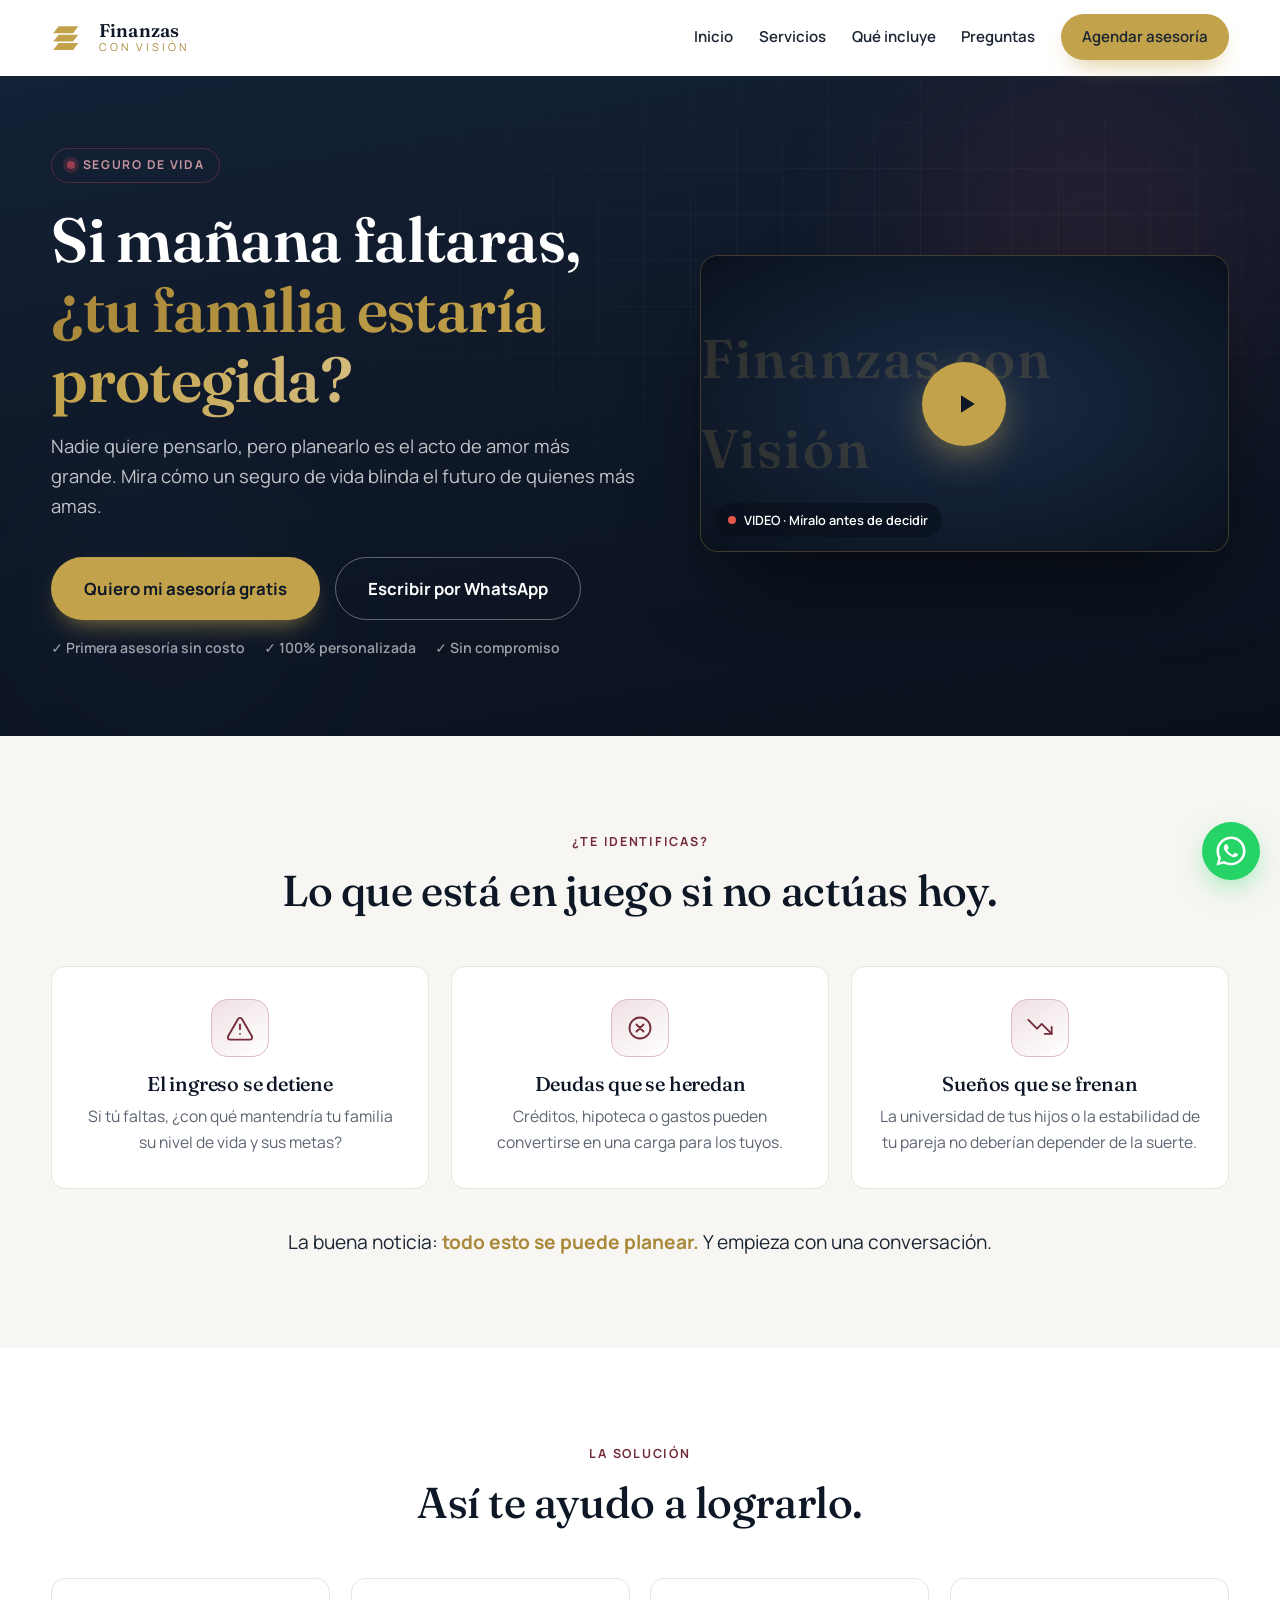
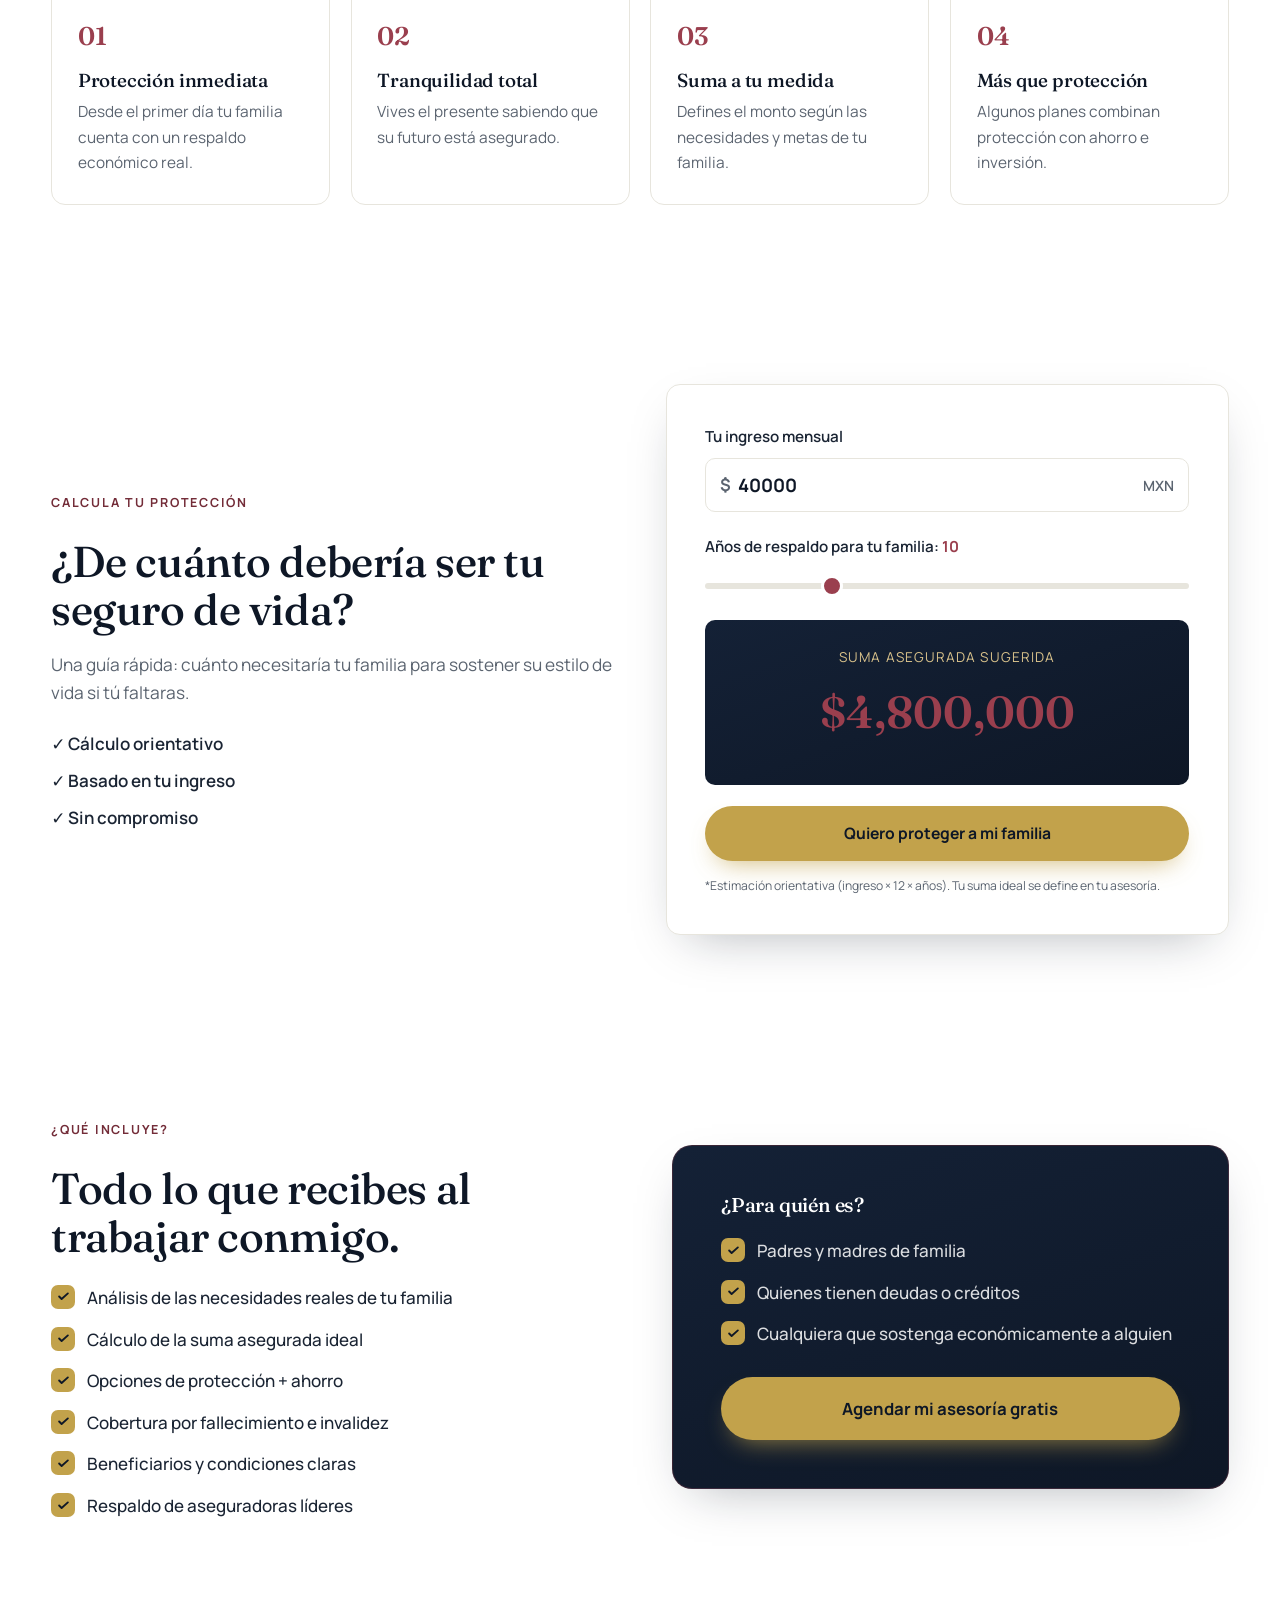
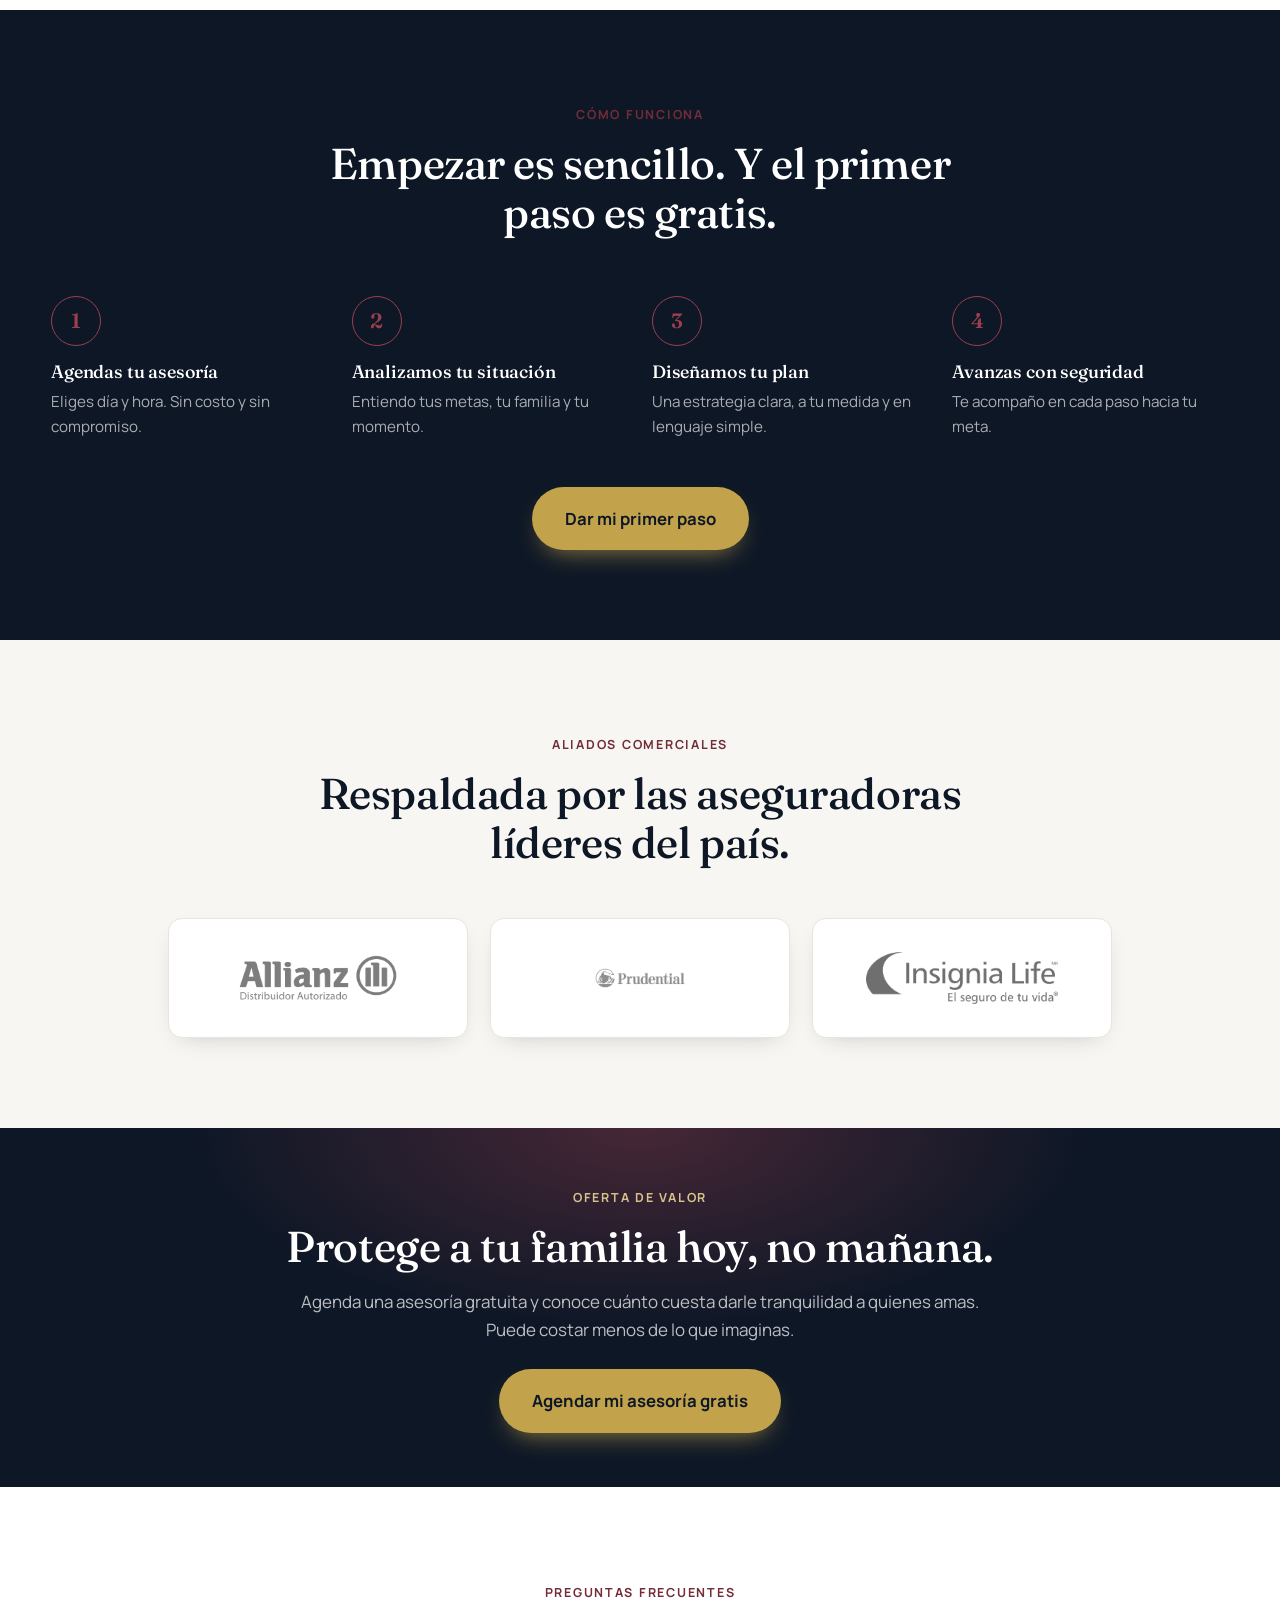
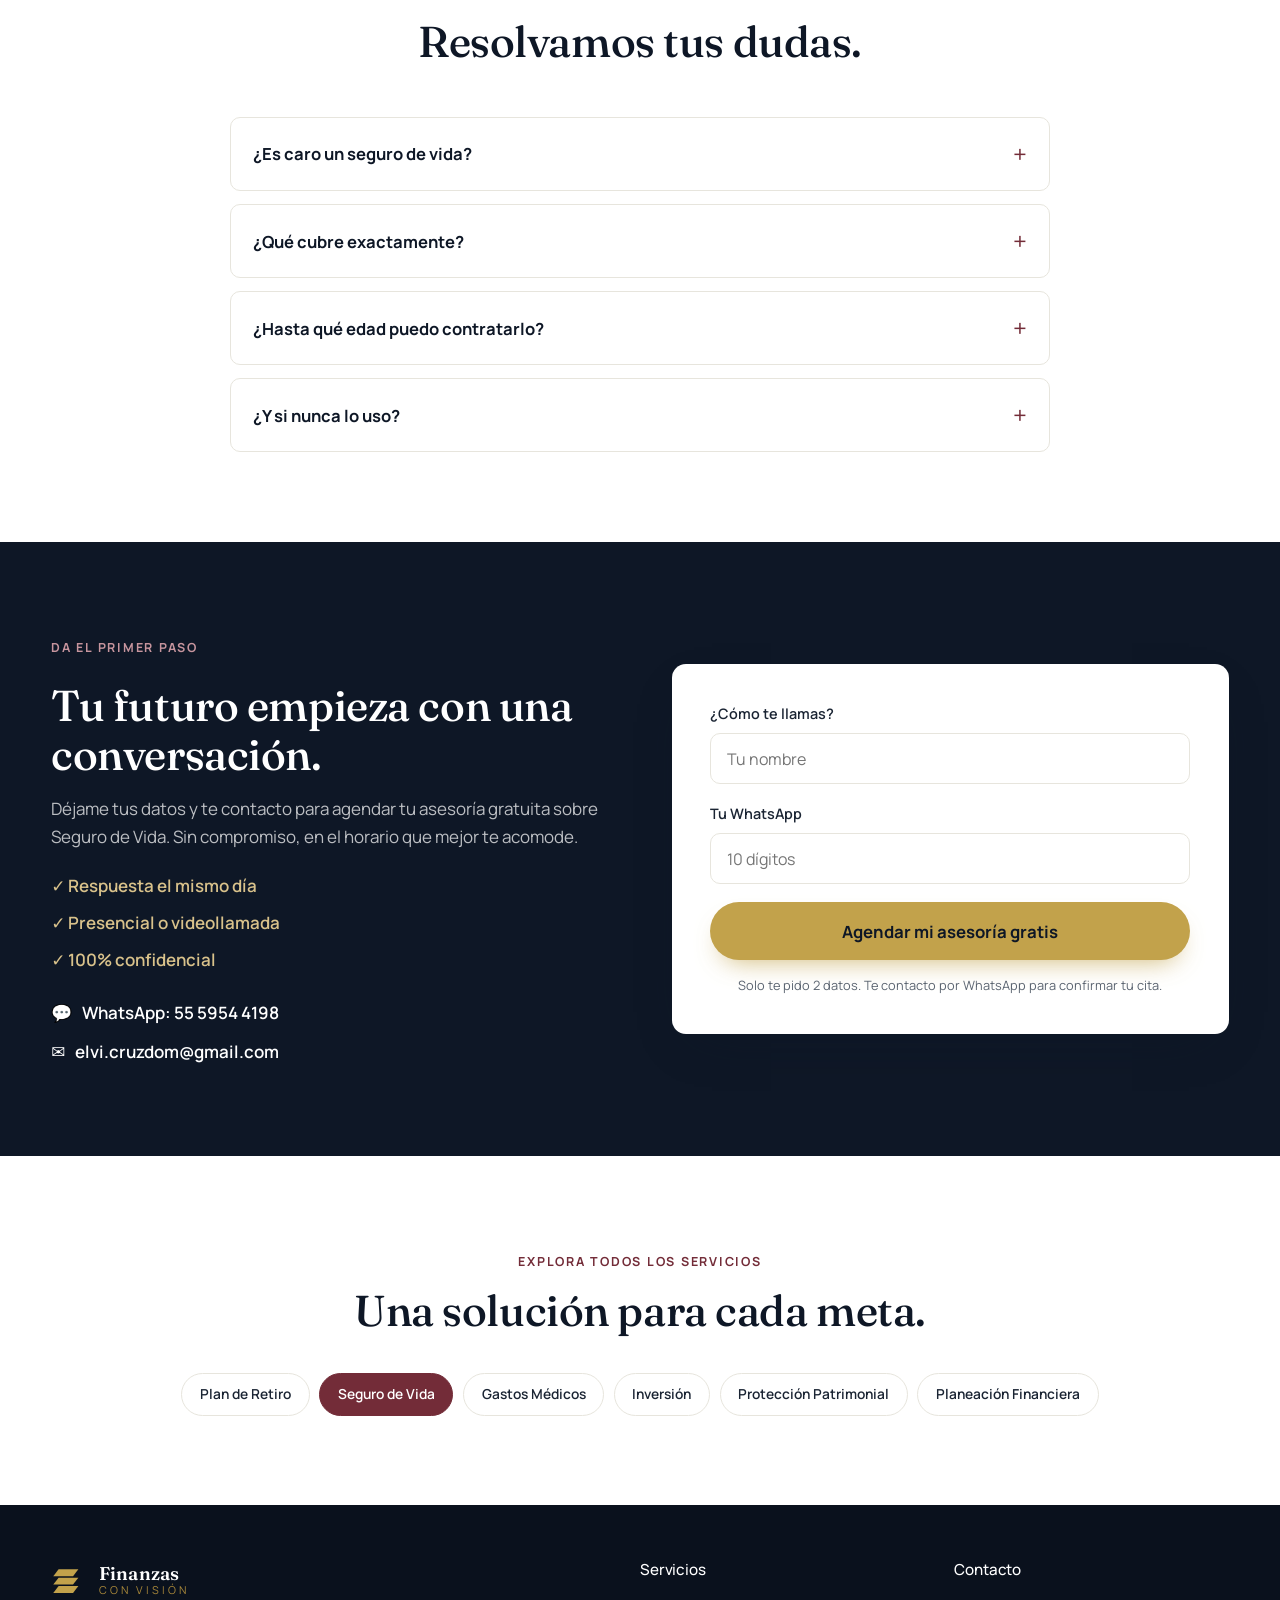
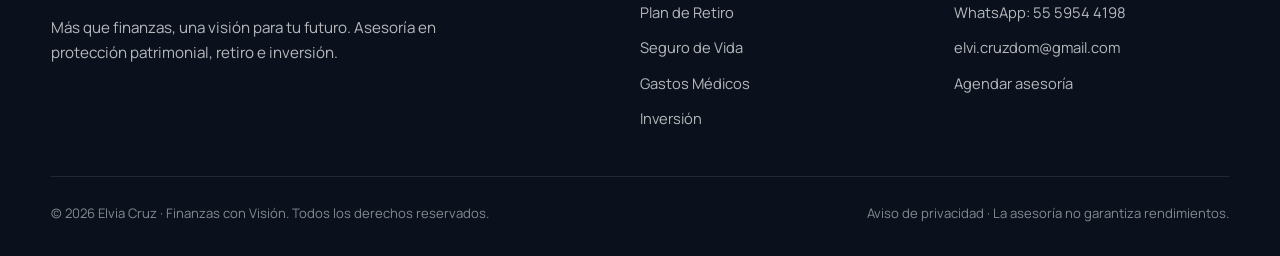
<file: seguro-vida.html>
<!DOCTYPE html>
<html lang="es-MX">
<head>
  <meta charset="UTF-8" />
  <meta name="viewport" content="width=device-width, initial-scale=1.0" />
  <title>Seguro de Vida | Elvia Cruz · Finanzas con Visión</title>
  <meta name="description" content="Protege el futuro de quienes más amas. Seguro de vida a tu medida. Agenda tu asesoría gratis con Elvia Cruz, Finanzas con Visión." />
  <meta name="theme-color" content="#0E1726" />
  <meta property="og:title" content="Seguro de Vida | Finanzas con Visión" />
  <meta property="og:description" content="Protege el futuro de quienes más amas. Seguro de vida a tu medida. Agenda tu asesoría gratis con Elvia Cruz, Finanzas con Visión." />
  <meta property="og:type" content="website" />
  <meta property="og:image" content="assets/Elvy.jpeg" />

  <link rel="preconnect" href="https://fonts.googleapis.com" />
  <link rel="preconnect" href="https://fonts.gstatic.com" crossorigin />
  <link href="https://fonts.googleapis.com/css2?family=Fraunces:opsz,wght@9..144,400;9..144,500;9..144,600&family=Manrope:wght@400;500;600;700&display=swap" rel="stylesheet" />
  <link rel="icon" type="image/svg+xml" href="assets/logo.svg" />
  <link rel="stylesheet" href="css/seguro-vida/seguro-vida.css?v=3" />

  <!-- ===== META PIXEL (reemplazar PIXEL_ID) =====
  <script>!function(f,b,e,v,n,t,s2){if(f.fbq)return;n=f.fbq=function(){n.callMethod?n.callMethod.apply(n,arguments):n.queue.push(arguments)};if(!f._fbq)f._fbq=n;n.push=n;n.loaded=!0;n.version='2.0';n.queue=[];t=b.createElement(e);t.async=!0;t.src=v;s2=b.getElementsByTagName(e)[0];s2.parentNode.insertBefore(t,s2)}(window,document,'script','https://connect.facebook.net/en_US/fbevents.js');fbq('init','PIXEL_ID');fbq('track','PageView');</script>
  -->

  <!-- Datos estructurados (SEO) -->
  <script type="application/ld+json">
  {"@context":"https://schema.org","@graph":[
    {"@type":"FinancialService","name":"Finanzas con Visión — Seguro de Vida","description":"Protege el futuro de quienes más amas. Seguro de vida a tu medida. Agenda tu asesoría gratis con Elvia Cruz, Finanzas con Visión.","areaServed":"MX","priceRange":"Asesoría gratuita","telephone":"+525559544198","email":"elvi.cruzdom@gmail.com","provider":{"@type":"Person","name":"Elvia Cruz","jobTitle":"Asesora Financiera"}},
    {"@type":"FAQPage","mainEntity":[{"@type":"Question","name":"¿Es caro un seguro de vida?","acceptedAnswer":{"@type":"Answer","text":"Suele costar mucho menos de lo que la gente cree. Lo ajustamos a tu presupuesto."}},{"@type":"Question","name":"¿Qué cubre exactamente?","acceptedAnswer":{"@type":"Answer","text":"Depende del plan: fallecimiento, invalidez y en algunos casos ahorro. Te explico cada opción."}},{"@type":"Question","name":"¿Hasta qué edad puedo contratarlo?","acceptedAnswer":{"@type":"Answer","text":"Hay opciones para distintas edades. Entre antes, mejores condiciones."}},{"@type":"Question","name":"¿Y si nunca lo uso?","acceptedAnswer":{"@type":"Answer","text":"Algunos planes combinan protección con ahorro, así tu dinero también trabaja para ti."}}]}
  ]}
  </script>
</head>
<body>
  <div class="scroll-progress" id="scrollProgress" aria-hidden="true"></div>

  <!-- HEADER -->
  <header class="site-header" id="header">
    <div class="container header-inner">
      <a href="index.html" class="brand" aria-label="Finanzas con Visión - Inicio">
        <img src="assets/logo.svg" alt="" class="brand-mark" width="40" height="40" />
        <span class="brand-text"><strong>Finanzas</strong><em>con visión</em></span>
      </a>
      <nav class="nav" id="nav" aria-label="Navegación principal">
        <a href="index.html">Inicio</a>
        <a href="index.html#servicios">Servicios</a>
        <a href="#incluye">Qué incluye</a>
        <a href="#faq">Preguntas</a>
        <a href="#agenda" class="btn btn-gold nav-cta">Agendar asesoría</a>
      </nav>
      <button class="nav-toggle" id="navToggle" aria-label="Abrir menú" aria-expanded="false">
        <span></span><span></span><span></span>
      </button>
    </div>
  </header>

  <main>
    <!-- HERO VSL (variante por servicio · agrega la URL del video en data-video) -->
    <section class="vsl-hero vsl-hero--split">
      <div class="container vsl-split">
        <div class="vsl-split-copy">
          <span class="vsl-eyebrow reveal"><span class="dot"></span>Seguro de Vida</span>
          <h1 class="reveal" data-delay="80">Si mañana faltaras, <span class="text-gold">¿tu familia estaría protegida?</span></h1>
          <p class="vsl-hero-sub reveal" data-delay="160">Nadie quiere pensarlo, pero planearlo es el acto de amor más grande. Mira cómo un seguro de vida blinda el futuro de quienes más amas.</p>
          <div class="vsl-cta reveal" data-delay="300"><div class="btn-row"><a href="#agenda" class="btn btn-gold btn-lg" data-cta="hero-agenda">Quiero mi asesoría gratis</a><a href="https://wa.me/525559544198?text=Hola%20Elvia%2C%20vi%20tu%20informaci%C3%B3n%20sobre%20Seguro%20de%20Vida%20y%20quiero%20agendar%20mi%20asesor%C3%ADa" class="btn btn-ghost btn-lg" style="color:#fff;border-color:rgba(255,255,255,.35)" target="_blank" rel="noopener">Escribir por WhatsApp</a></div><ul class="vsl-trust"><li>✓ Primera asesoría sin costo</li><li>✓ 100% personalizada</li><li>✓ Sin compromiso</li></ul></div>
        </div>
        <div class="vsl-split-video reveal" data-delay="120"><div class="video-wrap reveal" id="videoWrap" data-delay="220" data-video="" role="button" tabindex="0" aria-label="Reproducir video"><div class="video-fallback"><span>Finanzas con Visión</span></div><span class="video-tag"><span class="rec"></span> VIDEO · Míralo antes de decidir</span><button class="play-btn" aria-label="Reproducir"><svg viewBox="0 0 24 24" fill="currentColor" aria-hidden="true"><path d="M8 5v14l11-7z"/></svg></button></div></div>
      </div>
      <div class="hero-bg" aria-hidden="true"><span class="aurora aurora-1"></span><span class="aurora aurora-2"></span><span class="grid-overlay"></span></div>
    </section>

    <!-- PROBLEMA -->
    <section class="section problema" id="problema">
      <div class="container">
        <div class="section-head reveal">
          <span class="kicker">¿Te identificas?</span>
          <h2>Lo que está en juego si no actúas hoy.</h2>
        </div>
        <div class="cards-3">
          <article class="pain-card reveal">
            <span class="pain-icon" aria-hidden="true"><svg viewBox="0 0 24 24" fill="none" stroke="currentColor" stroke-width="1.6" stroke-linecap="round" stroke-linejoin="round"><path d="M10.3 4.3 1.8 19a2 2 0 0 0 1.7 3h17a2 2 0 0 0 1.7-3L13.7 4.3a2 2 0 0 0-3.4 0z"/><path d="M12 9v4M12 17h.01"/></svg></span>
            <h3>El ingreso se detiene</h3>
            <p>Si tú faltas, ¿con qué mantendría tu familia su nivel de vida y sus metas?</p>
          </article>
          <article class="pain-card reveal" data-delay="100">
            <span class="pain-icon" aria-hidden="true"><svg viewBox="0 0 24 24" fill="none" stroke="currentColor" stroke-width="1.6" stroke-linecap="round" stroke-linejoin="round"><circle cx="12" cy="12" r="9"/><path d="M15 9l-6 6M9 9l6 6"/></svg></span>
            <h3>Deudas que se heredan</h3>
            <p>Créditos, hipoteca o gastos pueden convertirse en una carga para los tuyos.</p>
          </article>
          <article class="pain-card reveal" data-delay="200">
            <span class="pain-icon" aria-hidden="true"><svg viewBox="0 0 24 24" fill="none" stroke="currentColor" stroke-width="1.6" stroke-linecap="round" stroke-linejoin="round"><path d="M22 17l-8.5-8.5-4 4L2 5"/><path d="M16 17h6v-6"/></svg></span>
            <h3>Sueños que se frenan</h3>
            <p>La universidad de tus hijos o la estabilidad de tu pareja no deberían depender de la suerte.</p>
          </article>
        </div>
        <p class="problema-close reveal">La buena noticia: <strong>todo esto se puede planear.</strong> Y empieza con una conversación.</p>
      </div>
    </section>

    <!-- BENEFICIOS / SOLUCIÓN -->
    <section class="section beneficios">
      <div class="container">
        <div class="section-head reveal">
          <span class="kicker">La solución</span>
          <h2>Así te ayudo a lograrlo.</h2>
        </div>
        <div class="cards-4">
          <article class="benefit-card reveal">
            <span class="benefit-num">01</span>
            <h3>Protección inmediata</h3>
            <p>Desde el primer día tu familia cuenta con un respaldo económico real.</p>
          </article>
          <article class="benefit-card reveal" data-delay="80">
            <span class="benefit-num">02</span>
            <h3>Tranquilidad total</h3>
            <p>Vives el presente sabiendo que su futuro está asegurado.</p>
          </article>
          <article class="benefit-card reveal" data-delay="160">
            <span class="benefit-num">03</span>
            <h3>Suma a tu medida</h3>
            <p>Defines el monto según las necesidades y metas de tu familia.</p>
          </article>
          <article class="benefit-card reveal" data-delay="240">
            <span class="benefit-num">04</span>
            <h3>Más que protección</h3>
            <p>Algunos planes combinan protección con ahorro e inversión.</p>
          </article>
        </div>
      </div>
    </section>

    <!-- SECCIÓN ESTRELLA (única por servicio) -->
    <section class="section signature sig-suma" id="herramienta">
      <div class="container calc-grid">
        <div class="calc-intro reveal">
          <span class="kicker">Calcula tu protección</span>
          <h2>¿De cuánto debería ser tu seguro de vida?</h2>
          <p class="section-lead">Una guía rápida: cuánto necesitaría tu familia para sostener su estilo de vida si tú faltaras.</p>
          <ul class="calc-points"><li>✓ Cálculo orientativo</li><li>✓ Basado en tu ingreso</li><li>✓ Sin compromiso</li></ul>
        </div>
        <div class="calc-card reveal" data-delay="120">
          <div class="calc-form">
            <div class="field"><label>Tu ingreso mensual</label><div class="input-money"><span>$</span><input type="number" id="sIngreso" value="40000" min="5000" step="1000" inputmode="numeric"><small>MXN</small></div></div>
            <div class="field"><label>Años de respaldo para tu familia: <output id="sAniosOut">10</output></label><input type="range" id="sAnios" min="5" max="25" value="10"></div>
            <div class="calc-result"><span class="calc-result-label">Suma asegurada sugerida</span><strong class="calc-result-value" id="sTotal">$0</strong></div>
            <a href="#agenda" class="btn btn-gold btn-block" data-cta="suma-agenda">Quiero proteger a mi familia</a>
            <p class="calc-disclaimer">*Estimación orientativa (ingreso × 12 × años). Tu suma ideal se define en tu asesoría.</p>
          </div>
        </div>
      </div>
    </section>

    <!-- QUÉ INCLUYE -->
    <section class="section" id="incluye">
      <div class="container split-grid">
        <div class="reveal">
          <span class="kicker">¿Qué incluye?</span>
          <h2 style="margin:.6rem 0 1.4rem">Todo lo que recibes al trabajar conmigo.</h2>
          <ul class="checklist">
            <li>Análisis de las necesidades reales de tu familia</li>
            <li>Cálculo de la suma asegurada ideal</li>
            <li>Opciones de protección + ahorro</li>
            <li>Cobertura por fallecimiento e invalidez</li>
            <li>Beneficiarios y condiciones claras</li>
            <li>Respaldo de aseguradoras líderes</li>
          </ul>
        </div>
        <div class="split-visual reveal" data-delay="120">
          <h3>¿Para quién es?</h3>
          <ul class="checklist">
            <li>Padres y madres de familia</li>
            <li>Quienes tienen deudas o créditos</li>
            <li>Cualquiera que sostenga económicamente a alguien</li>
          </ul>
          <a href="#agenda" class="btn btn-gold btn-block btn-lg" style="margin-top:1.8rem" data-cta="incluye-agenda">Agendar mi asesoría gratis</a>
        </div>
      </div>
    </section>

    <!-- PROCESO -->
    <section class="section proceso">
      <div class="container">
        <div class="section-head reveal light">
          <span class="kicker">Cómo funciona</span>
          <h2>Empezar es sencillo. Y el primer paso es gratis.</h2>
        </div>
        <ol class="steps">
          <li class="step reveal">
            <span class="step-num">1</span>
            <h3>Agendas tu asesoría</h3>
            <p>Eliges día y hora. Sin costo y sin compromiso.</p>
          </li>
          <li class="step reveal" data-delay="100">
            <span class="step-num">2</span>
            <h3>Analizamos tu situación</h3>
            <p>Entiendo tus metas, tu familia y tu momento.</p>
          </li>
          <li class="step reveal" data-delay="200">
            <span class="step-num">3</span>
            <h3>Diseñamos tu plan</h3>
            <p>Una estrategia clara, a tu medida y en lenguaje simple.</p>
          </li>
          <li class="step reveal" data-delay="300">
            <span class="step-num">4</span>
            <h3>Avanzas con seguridad</h3>
            <p>Te acompaño en cada paso hacia tu meta.</p>
          </li>
        </ol>
        <div class="proceso-cta reveal"><a href="#agenda" class="btn btn-gold btn-lg">Dar mi primer paso</a></div>
      </div>
    </section>

    <!-- ALIADOS -->
    <section class="section aliados" id="aliados">
      <div class="container">
        <div class="section-head reveal">
          <span class="kicker">Aliados comerciales</span>
          <h2>Respaldada por las aseguradoras líderes del país.</h2>
        </div>
        <div class="partners reveal">
          <div class="partner"><img src="assets/allianz-distribuidor-autorizado.png" alt="Allianz" onerror="this.replaceWith(Object.assign(document.createElement('span'),{className:'partner-name',textContent:'Allianz'}))" /></div>
          <div class="partner"><img src="assets/Prudential-Financial-Logo.png" alt="Prudential" onerror="this.replaceWith(Object.assign(document.createElement('span'),{className:'partner-name',textContent:'Prudential'}))" /></div>
          <div class="partner"><img src="assets/insignia.webp" alt="Insignia Life" onerror="this.replaceWith(Object.assign(document.createElement('span'),{className:'partner-name',textContent:'Insignia Life'}))" /></div>
        </div>
      </div>
    </section>

    <!-- OFERTA -->
    <section class="offer-bar">
      <div class="container offer-box reveal">
        <span class="kicker">Oferta de valor</span>
        <h2>Protege a tu familia hoy, no mañana.</h2>
        <p>Agenda una asesoría gratuita y conoce cuánto cuesta darle tranquilidad a quienes amas. Puede costar menos de lo que imaginas.</p>
        <a href="#agenda" class="btn btn-gold btn-lg">Agendar mi asesoría gratis</a>
      </div>
    </section>

    <!-- FAQ -->
    <section class="section faq" id="faq">
      <div class="container faq-wrap">
        <div class="section-head reveal">
          <span class="kicker">Preguntas frecuentes</span>
          <h2>Resolvamos tus dudas.</h2>
        </div>
        <div class="faq-list">
          <details class="faq-item reveal">
            <summary>¿Es caro un seguro de vida?</summary>
            <p>Suele costar mucho menos de lo que la gente cree. Lo ajustamos a tu presupuesto.</p>
          </details>
          <details class="faq-item reveal">
            <summary>¿Qué cubre exactamente?</summary>
            <p>Depende del plan: fallecimiento, invalidez y en algunos casos ahorro. Te explico cada opción.</p>
          </details>
          <details class="faq-item reveal">
            <summary>¿Hasta qué edad puedo contratarlo?</summary>
            <p>Hay opciones para distintas edades. Entre antes, mejores condiciones.</p>
          </details>
          <details class="faq-item reveal">
            <summary>¿Y si nunca lo uso?</summary>
            <p>Algunos planes combinan protección con ahorro, así tu dinero también trabaja para ti.</p>
          </details>
        </div>
      </div>
    </section>

    <!-- AGENDA / FORM -->
    <section class="section agenda" id="agenda">
      <div class="container agenda-grid">
        <div class="agenda-copy reveal">
          <span class="kicker light">Da el primer paso</span>
          <h2>Tu futuro empieza con una conversación.</h2>
          <p>Déjame tus datos y te contacto para agendar tu asesoría gratuita sobre Seguro de Vida. Sin compromiso, en el horario que mejor te acomode.</p>
          <ul class="agenda-list">
            <li>✓ Respuesta el mismo día</li>
            <li>✓ Presencial o videollamada</li>
            <li>✓ 100% confidencial</li>
          </ul>
          <div class="agenda-contact">
            <a href="https://wa.me/525559544198?text=Hola%20Elvia%2C%20vi%20tu%20informaci%C3%B3n%20sobre%20Seguro%20de%20Vida%20y%20quiero%20agendar%20mi%20asesor%C3%ADa" class="contact-line" target="_blank" rel="noopener"><span aria-hidden="true">💬</span> WhatsApp: 55 5954 4198</a>
            <a href="mailto:elvi.cruzdom@gmail.com" class="contact-line"><span aria-hidden="true">✉️</span> elvi.cruzdom@gmail.com</a>
          </div>
        </div>
        <div class="agenda-card reveal" data-delay="120">
          <form id="leadForm" class="lead-form" novalidate data-servicio="Seguro de Vida">
            <div class="field"><label for="nombre">¿Cómo te llamas?</label><input type="text" id="nombre" name="nombre" required placeholder="Tu nombre" autocomplete="name" /></div>
            <div class="field"><label for="whatsapp">Tu WhatsApp</label><input type="tel" id="whatsapp" name="whatsapp" required placeholder="10 dígitos" autocomplete="tel" inputmode="numeric" /></div>
            <button type="submit" class="btn btn-gold btn-block btn-lg" data-cta="form-submit">Agendar mi asesoría gratis</button>
            <p class="form-note">Solo te pido 2 datos. Te contacto por WhatsApp para confirmar tu cita.</p>
            <p class="form-success" id="formSuccess" hidden>✓ ¡Listo! Te redirijo a WhatsApp para confirmar…</p>
          </form>
          <!-- Calendly opcional: pega tu widget aquí -->
        </div>
      </div>
    </section>

    <!-- OTROS SERVICIOS -->
    <section class="section" style="text-align:center">
      <div class="container">
        <div class="section-head reveal" style="margin-bottom:0">
          <span class="kicker">Explora todos los servicios</span>
          <h2>Una solución para cada meta.</h2>
        </div>
        <div class="svc-nav reveal">
          <a class="svc-chip" href="retiro.html">Plan de Retiro</a>
          <a class="svc-chip active" href="seguro-vida.html">Seguro de Vida</a>
          <a class="svc-chip" href="gastos-medicos.html">Gastos Médicos</a>
          <a class="svc-chip" href="inversion.html">Inversión</a>
          <a class="svc-chip" href="proteccion-patrimonial.html">Protección Patrimonial</a>
          <a class="svc-chip" href="planeacion-financiera.html">Planeación Financiera</a>
        </div>
      </div>
    </section>
  </main>

  <!-- FOOTER -->
  <footer class="site-footer">
    <div class="container footer-grid">
      <div class="footer-brand">
        <a href="index.html" class="brand brand--footer">
          <img src="assets/logo.svg" alt="" class="brand-mark" width="44" height="44" />
          <span class="brand-text"><strong>Finanzas</strong><em>con visión</em></span>
        </a>
        <p>Más que finanzas, una visión para tu futuro. Asesoría en protección patrimonial, retiro e inversión.</p>
      </div>
      <div class="footer-col">
        <h4>Servicios</h4>
        <a href="retiro.html">Plan de Retiro</a>
        <a href="seguro-vida.html">Seguro de Vida</a>
        <a href="gastos-medicos.html">Gastos Médicos</a>
        <a href="inversion.html">Inversión</a>
      </div>
      <div class="footer-col">
        <h4>Contacto</h4>
        <a href="https://wa.me/525559544198" target="_blank" rel="noopener">WhatsApp: 55 5954 4198</a>
        <a href="mailto:elvi.cruzdom@gmail.com">elvi.cruzdom@gmail.com</a>
        <a href="#agenda">Agendar asesoría</a>
      </div>
    </div>
    <div class="container footer-bottom">
      <span>© <span id="year">2026</span> Elvia Cruz · Finanzas con Visión. Todos los derechos reservados.</span>
      <span class="footer-legal">Aviso de privacidad · La asesoría no garantiza rendimientos.</span>
    </div>
  </footer>

  <!-- CTA FIJO MÓVIL -->
  <div class="mobile-cta">
    <a href="#agenda" class="btn btn-gold mcta-main" data-cta="mobilebar-agenda">Agendar gratis</a>
    <a href="https://wa.me/525559544198?text=Hola%20Elvia%2C%20vi%20tu%20informaci%C3%B3n%20sobre%20Seguro%20de%20Vida%20y%20quiero%20agendar%20mi%20asesor%C3%ADa" class="mcta-wa" target="_blank" rel="noopener" aria-label="WhatsApp"><svg viewBox="0 0 32 32" width="30" height="30" fill="currentColor" aria-hidden="true"><path d="M16 .5C7.4.5.5 7.4.5 16c0 2.8.7 5.4 2 7.7L.5 31.5l8-2.1c2.2 1.2 4.8 1.9 7.5 1.9 8.6 0 15.5-6.9 15.5-15.5S24.6.5 16 .5zm0 28.3c-2.4 0-4.7-.6-6.7-1.8l-.5-.3-4.7 1.2 1.3-4.6-.3-.5C3.9 20.8 3.3 18.5 3.3 16 3.3 9 9 3.3 16 3.3S28.7 9 28.7 16 23 28.8 16 28.8zm7.4-9.5c-.4-.2-2.4-1.2-2.7-1.3-.4-.1-.6-.2-.9.2-.3.4-1 1.3-1.3 1.6-.2.2-.5.3-.9.1-.4-.2-1.7-.6-3.2-2-1.2-1-2-2.4-2.2-2.8-.2-.4 0-.6.2-.8l.6-.7c.2-.2.3-.4.4-.6.1-.2 0-.5 0-.7-.1-.2-.9-2.1-1.2-2.9-.3-.8-.6-.7-.9-.7h-.7c-.2 0-.6.1-1 .5-.3.4-1.3 1.3-1.3 3.1s1.3 3.6 1.5 3.8c.2.2 2.6 4 6.3 5.5.9.4 1.6.6 2.1.8.9.3 1.7.2 2.3.1.7-.1 2.4-1 2.7-1.9.3-.9.3-1.7.2-1.9-.1-.2-.3-.3-.7-.5z"/></svg></a>
  </div>

  <!-- WHATSAPP FLOTANTE -->
  <a href="https://wa.me/525559544198?text=Hola%20Elvia%2C%20vi%20tu%20informaci%C3%B3n%20sobre%20Seguro%20de%20Vida%20y%20quiero%20agendar%20mi%20asesor%C3%ADa" class="wa-float" target="_blank" rel="noopener" aria-label="Escríbeme por WhatsApp"><svg viewBox="0 0 32 32" width="30" height="30" fill="currentColor" aria-hidden="true"><path d="M16 .5C7.4.5.5 7.4.5 16c0 2.8.7 5.4 2 7.7L.5 31.5l8-2.1c2.2 1.2 4.8 1.9 7.5 1.9 8.6 0 15.5-6.9 15.5-15.5S24.6.5 16 .5zm0 28.3c-2.4 0-4.7-.6-6.7-1.8l-.5-.3-4.7 1.2 1.3-4.6-.3-.5C3.9 20.8 3.3 18.5 3.3 16 3.3 9 9 3.3 16 3.3S28.7 9 28.7 16 23 28.8 16 28.8zm7.4-9.5c-.4-.2-2.4-1.2-2.7-1.3-.4-.1-.6-.2-.9.2-.3.4-1 1.3-1.3 1.6-.2.2-.5.3-.9.1-.4-.2-1.7-.6-3.2-2-1.2-1-2-2.4-2.2-2.8-.2-.4 0-.6.2-.8l.6-.7c.2-.2.3-.4.4-.6.1-.2 0-.5 0-.7-.1-.2-.9-2.1-1.2-2.9-.3-.8-.6-.7-.9-.7h-.7c-.2 0-.6.1-1 .5-.3.4-1.3 1.3-1.3 3.1s1.3 3.6 1.5 3.8c.2.2 2.6 4 6.3 5.5.9.4 1.6.6 2.1.8.9.3 1.7.2 2.3.1.7-.1 2.4-1 2.7-1.9.3-.9.3-1.7.2-1.9-.1-.2-.3-.3-.7-.5z"/></svg></a>

  <!-- MODAL VIDEO -->
  <div class="video-modal" id="videoModal" aria-hidden="true">
    <div class="video-modal-inner">
      <button class="video-close" id="videoClose" aria-label="Cerrar video">&times;</button>
      <div id="videoModalBody" style="width:100%;height:100%"></div>
    </div>
  </div>

  <script src="js/shared/vsl.js?v=3" defer></script>
</body>
</html>
</file>
<file: css/index/index.css>
/* ============================================================
   Finanzas con Visión — Elvia Cruz · index.css
   Estilo: ejecutivo · minimalista · premium (navy + oro + blanco)
   ============================================================ */

:root {
  --bg:        #ffffff;
  --bg-soft:   #f7f6f2;
  --ink:       #0e1726;   /* navy profundo */
  --ink-2:     #1a2433;
  --slate:     #5b6470;
  --gold:      #c2a24b;
  --gold-soft: #d9c28b;
  --gold-deep: #a9883a;
  --line:      #e7e5dd;
  --white:     #ffffff;

  --font-head: 'Fraunces', Georgia, serif;
  --font-body: 'Manrope', system-ui, -apple-system, sans-serif;

  --radius: 14px;
  --radius-sm: 10px;
  --shadow: 0 18px 50px -22px rgba(14, 23, 38, .35);
  --shadow-sm: 0 8px 24px -14px rgba(14, 23, 38, .3);
  --container: 1180px;
  --ease: cubic-bezier(.22, .61, .36, 1);
}

* { box-sizing: border-box; margin: 0; padding: 0; }

html { scroll-behavior: smooth; overflow-x: hidden; }

body {
  font-family: var(--font-body);
  color: var(--ink-2);
  background: var(--bg);
  line-height: 1.65;
  font-size: 17px;
  -webkit-font-smoothing: antialiased;
  overflow-x: hidden;
}

img { max-width: 100%; display: block; }
a { color: inherit; text-decoration: none; }

.container { width: 92%; max-width: var(--container); margin-inline: auto; }

h1, h2, h3, h4 { font-family: var(--font-head); font-weight: 500; line-height: 1.12; color: var(--ink); letter-spacing: -.01em; }
h1 { font-size: clamp(2.2rem, 5.4vw, 3.9rem); font-weight: 600; }
h2 { font-size: clamp(1.7rem, 3.8vw, 2.7rem); }
h3 { font-size: 1.25rem; }

.text-gold { color: var(--gold-deep); }

/* ---------- Botones ---------- */
.btn {
  display: inline-flex; align-items: center; justify-content: center; gap: .5rem;
  font-family: var(--font-body); font-weight: 700; font-size: .98rem;
  padding: .85rem 1.6rem; border-radius: 999px; border: 1.5px solid transparent;
  cursor: pointer; transition: transform .25s var(--ease), box-shadow .25s var(--ease), background .25s, color .25s;
  white-space: nowrap;
}
.btn:active { transform: translateY(1px); }
.btn-lg { padding: 1.05rem 2rem; font-size: 1.05rem; }
.btn-block { display: flex; width: 100%; }

.btn-gold { background: var(--gold); color: var(--ink); box-shadow: 0 12px 26px -12px rgba(194, 162, 75, .8); }
.btn-gold:hover { background: var(--gold-deep); transform: translateY(-2px); box-shadow: 0 18px 34px -14px rgba(194, 162, 75, .9); }

.btn-dark { background: var(--ink); color: #fff; }
.btn-dark:hover { background: var(--ink-2); transform: translateY(-2px); }

.btn-ghost { background: transparent; color: var(--ink); border-color: var(--line); }
.btn-ghost:hover { border-color: var(--gold); color: var(--gold-deep); transform: translateY(-2px); }

/* ---------- Header ---------- */
.site-header {
  position: sticky; top: 0; z-index: 100;
  background: rgba(255, 255, 255, .82); backdrop-filter: blur(12px);
  border-bottom: 1px solid transparent; transition: box-shadow .3s, border-color .3s, background .3s;
}
.site-header.scrolled { box-shadow: 0 6px 24px -16px rgba(14, 23, 38, .4); border-color: var(--line); }
.header-inner { display: flex; align-items: center; justify-content: space-between; padding: .9rem 0; }

.brand { display: flex; align-items: center; gap: .6rem; }
.brand-mark { width: 38px; height: 38px; }
.brand-text { display: flex; flex-direction: column; line-height: 1; }
.brand-text strong { font-family: var(--font-head); font-weight: 600; font-size: 1.15rem; color: var(--ink); letter-spacing: .01em; }
.brand-text em { font-style: normal; font-size: .68rem; letter-spacing: .28em; text-transform: uppercase; color: var(--gold-deep); margin-top: 2px; }

.nav { display: flex; align-items: center; gap: 1.6rem; }
.nav a { font-size: .94rem; font-weight: 600; color: var(--ink-2); transition: color .2s; }
.nav a:not(.nav-cta):hover { color: var(--gold-deep); }
.nav-cta { padding: .6rem 1.25rem; font-size: .9rem; }

.nav-toggle { display: none; flex-direction: column; gap: 5px; background: none; border: none; cursor: pointer; padding: 6px; }
.nav-toggle span { width: 26px; height: 2px; background: var(--ink); border-radius: 2px; transition: .3s; }
.nav-toggle[aria-expanded="true"] span:nth-child(1) { transform: translateY(7px) rotate(45deg); }
.nav-toggle[aria-expanded="true"] span:nth-child(2) { opacity: 0; }
.nav-toggle[aria-expanded="true"] span:nth-child(3) { transform: translateY(-7px) rotate(-45deg); }

/* ---------- Hero ---------- */
.hero { position: relative; background: linear-gradient(180deg, #fff 0%, var(--bg-soft) 100%); padding: clamp(2.5rem, 6vw, 5rem) 0 clamp(3rem, 6vw, 5.5rem); overflow: hidden; }
.hero-grid { display: grid; grid-template-columns: 1.05fr .95fr; gap: clamp(2rem, 5vw, 4rem); align-items: center; position: relative; z-index: 2; }
.eyebrow { display: inline-block; font-size: .78rem; font-weight: 700; letter-spacing: .12em; text-transform: uppercase; color: var(--gold-deep); margin-bottom: 1.1rem; }
.hero-copy h1 { margin-bottom: 1.2rem; }
.hero-sub { font-size: 1.12rem; color: var(--slate); max-width: 32em; margin-bottom: 1.8rem; }
.hero-sub strong { color: var(--ink-2); }
.hero-cta { display: flex; flex-wrap: wrap; gap: .9rem; margin-bottom: 1.6rem; }
.hero-trust { list-style: none; display: flex; flex-wrap: wrap; gap: 1.2rem; font-size: .9rem; font-weight: 600; color: var(--slate); }
.hero-trust li { white-space: nowrap; }

/* Tarjeta visual del hero (proyección de patrimonio) */
.hero-visual { position: relative; }
.visual-card {
  position: relative; z-index: 2;
  background: linear-gradient(160deg, #142136 0%, var(--ink) 60%, #0a111d 100%);
  border: 1px solid rgba(194, 162, 75, .28); border-radius: 22px;
  padding: 1.9rem 1.9rem 1.6rem; color: #fff; box-shadow: var(--shadow);
  overflow: hidden;
}
.visual-card::before { content: ""; position: absolute; top: -40%; right: -30%; width: 70%; height: 80%; background: radial-gradient(circle, rgba(194,162,75,.22), transparent 70%); pointer-events: none; }
.visual-card-head { display: flex; align-items: center; justify-content: space-between; margin-bottom: 1.4rem; position: relative; }
.visual-tag { font-size: .78rem; font-weight: 700; letter-spacing: .08em; text-transform: uppercase; color: var(--gold-soft); }
.visual-trend { font-size: .78rem; font-weight: 700; color: #6fd39a; background: rgba(111, 211, 154, .12); padding: .25rem .6rem; border-radius: 999px; }
.visual-figure { display: block; font-family: var(--font-head); font-size: clamp(2.2rem, 4.5vw, 3rem); font-weight: 600; color: var(--gold); line-height: 1; position: relative; }
.visual-sub { display: block; font-size: .92rem; color: rgba(255, 255, 255, .62); margin-top: .55rem; max-width: 26em; position: relative; }
.visual-chart { display: block; width: 100%; height: 130px; margin: 1.2rem 0 1.4rem; }
.chart-line { stroke-dasharray: 600; stroke-dashoffset: 600; }
.hero-visual.is-visible .chart-line { animation: draw 1.8s var(--ease) .3s forwards; }
.chart-area { opacity: 0; }
.hero-visual.is-visible .chart-area { animation: fadeArea .9s ease 1.4s forwards; }
@keyframes draw { to { stroke-dashoffset: 0; } }
@keyframes fadeArea { to { opacity: 1; } }
.visual-cta { display: inline-flex; align-items: center; gap: .5rem; font-weight: 700; font-size: .98rem; color: var(--gold); position: relative; transition: gap .25s var(--ease), color .25s; }
.visual-cta:hover { gap: .85rem; color: var(--gold-soft); }

.visual-pill { position: absolute; z-index: 3; background: #fff; border: 1px solid var(--line); box-shadow: var(--shadow); border-radius: 14px; padding: .7rem 1rem; font-size: .85rem; font-weight: 700; color: var(--ink); }
.visual-pill--top { top: -16px; left: -18px; display: flex; align-items: center; gap: .5rem; animation: bob 4s ease-in-out infinite; }
.visual-pill--bottom { bottom: -22px; right: -14px; display: flex; flex-direction: column; line-height: 1.25; animation: bob 4.6s ease-in-out infinite .4s; }
.visual-pill--bottom .pill-label { font-size: .68rem; font-weight: 600; letter-spacing: .1em; text-transform: uppercase; color: var(--slate); }
.visual-pill--bottom strong { font-size: .82rem; color: var(--ink); }
.pill-dot { width: 9px; height: 9px; border-radius: 50%; background: #6fd39a; box-shadow: 0 0 0 4px rgba(111, 211, 154, .2); }
@keyframes bob { 0%, 100% { transform: translateY(0); } 50% { transform: translateY(-7px); } }

/* Fondo aurora animado del hero */
.hero-bg { position: absolute; inset: 0; z-index: 1; pointer-events: none; overflow: hidden; }
.aurora { position: absolute; border-radius: 50%; filter: blur(70px); opacity: .55; }
.aurora-1 { width: 46%; height: 80%; top: -15%; right: -8%; background: radial-gradient(circle, rgba(194, 162, 75, .35), transparent 70%); animation: float-1 14s ease-in-out infinite; }
.aurora-2 { width: 38%; height: 60%; bottom: -10%; left: -6%; background: radial-gradient(circle, rgba(14, 23, 38, .14), transparent 70%); animation: float-2 18s ease-in-out infinite; }
.grid-overlay { position: absolute; inset: 0; opacity: .5; background-image: linear-gradient(var(--line) 1px, transparent 1px), linear-gradient(90deg, var(--line) 1px, transparent 1px); background-size: 46px 46px; mask-image: radial-gradient(ellipse 80% 60% at 70% 30%, #000, transparent 75%); -webkit-mask-image: radial-gradient(ellipse 80% 60% at 70% 30%, #000, transparent 75%); }
@keyframes float-1 { 0%,100% { transform: translate(0,0) scale(1); } 50% { transform: translate(-20px, 24px) scale(1.08); } }
@keyframes float-2 { 0%,100% { transform: translate(0,0) scale(1); } 50% { transform: translate(24px, -18px) scale(1.1); } }

/* Brillo dorado animado en el texto destacado */
.text-gold { background: linear-gradient(100deg, var(--gold-deep) 0%, var(--gold) 30%, var(--gold-soft) 50%, var(--gold) 70%, var(--gold-deep) 100%); background-size: 220% auto; -webkit-background-clip: text; background-clip: text; -webkit-text-fill-color: transparent; color: var(--gold-deep); animation: shimmer 6s linear infinite; }
@keyframes shimmer { to { background-position: 220% center; } }

/* ---------- Strip / Marquee ---------- */
.strip { background: var(--ink); color: var(--gold-soft); padding: .95rem 0; overflow: hidden; }
.marquee { width: 100%; overflow: hidden; -webkit-mask-image: linear-gradient(90deg, transparent, #000 8%, #000 92%, transparent); mask-image: linear-gradient(90deg, transparent, #000 8%, #000 92%, transparent); }
.marquee-track { display: inline-flex; align-items: center; gap: 1.4rem; white-space: nowrap; font-size: .92rem; font-weight: 600; letter-spacing: .03em; animation: marquee 28s linear infinite; }
.marquee-track i { color: var(--gold); font-style: normal; font-size: .7rem; }
.strip:hover .marquee-track { animation-play-state: paused; }
@keyframes marquee { from { transform: translateX(0); } to { transform: translateX(-50%); } }

/* ---------- Secciones base ---------- */
.section { padding: clamp(3.5rem, 7vw, 6rem) 0; }
.section-head { max-width: 720px; margin: 0 auto clamp(2.2rem, 4vw, 3.2rem); text-align: center; }
.kicker { display: inline-block; font-size: .78rem; font-weight: 700; letter-spacing: .14em; text-transform: uppercase; color: var(--gold-deep); margin-bottom: .9rem; }
.kicker.light { color: var(--gold-soft); }
.section-head h2 { margin-bottom: .9rem; }
.section-lead { color: var(--slate); font-size: 1.08rem; }
.section-head.light h2, .section-head.light .section-lead { color: #fff; }
.section-head.light .section-lead { color: rgba(255, 255, 255, .7); }

/* ---------- Problema ---------- */
.problema { background: var(--bg-soft); }
.cards-3 { display: grid; grid-template-columns: repeat(3, 1fr); gap: 1.4rem; }
.pain-card { background: #fff; border: 1px solid var(--line); border-radius: var(--radius); padding: 2rem 1.7rem; text-align: center; transition: transform .3s var(--ease), box-shadow .3s; }
.pain-card:hover { transform: translateY(-4px); box-shadow: var(--shadow-sm); }
.pain-icon { display: inline-flex; align-items: center; justify-content: center; width: 58px; height: 58px; margin-bottom: 1rem; border-radius: 16px; background: linear-gradient(145deg, rgba(194,162,75,.16), rgba(194,162,75,.04)); color: var(--gold-deep); border: 1px solid var(--gold-soft); transition: transform .35s var(--ease); }
.pain-icon svg { width: 28px; height: 28px; }
.pain-card:hover .pain-icon { transform: rotate(-6deg) scale(1.06); }
.pain-card h3 { margin-bottom: .5rem; }
.pain-card p { color: var(--slate); font-size: .98rem; }
.problema-close { text-align: center; margin-top: 2.4rem; font-size: 1.2rem; color: var(--ink-2); }
.problema-close strong { color: var(--gold-deep); }

/* ---------- Beneficios ---------- */
.cards-4 { display: grid; grid-template-columns: repeat(4, 1fr); gap: 1.3rem; }
.benefit-card { position: relative; background: #fff; border: 1px solid var(--line); border-radius: var(--radius); padding: 2.2rem 1.6rem 1.8rem; transition: transform .3s var(--ease), box-shadow .3s, border-color .3s; overflow: hidden; }
.benefit-card::before { content: ""; position: absolute; top: 0; left: 0; width: 100%; height: 3px; background: var(--gold); transform: scaleX(0); transform-origin: left; transition: transform .35s var(--ease); }
.benefit-card:hover { transform: translateY(-5px); box-shadow: var(--shadow); border-color: transparent; }
.benefit-card:hover::before { transform: scaleX(1); }
.benefit-num { font-family: var(--font-head); font-size: 1.6rem; color: var(--gold); font-weight: 600; display: block; margin-bottom: .8rem; }
.benefit-card h3 { margin-bottom: .55rem; font-size: 1.18rem; }
.benefit-card p { color: var(--slate); font-size: .96rem; }

/* ---------- Proceso ---------- */
.proceso { background: var(--ink); color: #fff; }
.steps { list-style: none; display: grid; grid-template-columns: repeat(4, 1fr); gap: 1.5rem; counter-reset: step; }
.step { position: relative; padding-top: .5rem; }
.step-num { display: inline-flex; align-items: center; justify-content: center; width: 50px; height: 50px; border-radius: 50%; border: 1.5px solid var(--gold); color: var(--gold); font-family: var(--font-head); font-size: 1.3rem; font-weight: 600; margin-bottom: 1rem; }
.step h3 { color: #fff; margin-bottom: .4rem; font-size: 1.12rem; }
.step p { color: rgba(255, 255, 255, .65); font-size: .95rem; }
.proceso-cta { text-align: center; margin-top: 3rem; }

/* ---------- Calculadora ---------- */
.calculadora { background: var(--bg-soft); }
.calc-grid { display: grid; grid-template-columns: 1fr 1fr; gap: clamp(2rem, 4vw, 3.5rem); align-items: center; }
.calc-intro h2 { margin: .6rem 0 1rem; }
.calc-points { list-style: none; margin-top: 1.4rem; display: grid; gap: .55rem; font-weight: 600; color: var(--ink-2); }
.calc-card { background: #fff; border: 1px solid var(--line); border-radius: var(--radius); padding: clamp(1.6rem, 3vw, 2.4rem); box-shadow: var(--shadow); }
.calc-form .field { margin-bottom: 1.4rem; }
.calc-form label { display: block; font-weight: 600; font-size: .95rem; margin-bottom: .6rem; color: var(--ink-2); }
.calc-form output { color: var(--gold-deep); font-weight: 700; }

input[type="range"] { -webkit-appearance: none; appearance: none; width: 100%; height: 6px; border-radius: 6px; background: var(--line); outline: none; }
input[type="range"]::-webkit-slider-thumb { -webkit-appearance: none; appearance: none; width: 22px; height: 22px; border-radius: 50%; background: var(--gold); border: 3px solid #fff; box-shadow: var(--shadow-sm); cursor: pointer; transition: transform .15s; }
input[type="range"]::-webkit-slider-thumb:hover { transform: scale(1.12); }
input[type="range"]::-moz-range-thumb { width: 22px; height: 22px; border-radius: 50%; background: var(--gold); border: 3px solid #fff; cursor: pointer; }

.input-money { display: flex; align-items: center; gap: .4rem; border: 1.5px solid var(--line); border-radius: var(--radius-sm); padding: .2rem .9rem; transition: border-color .2s; }
.input-money:focus-within { border-color: var(--gold); }
.input-money span { font-weight: 700; color: var(--slate); }
.input-money input { border: none; outline: none; font-size: 1.15rem; font-weight: 700; font-family: var(--font-body); width: 100%; padding: .6rem 0; color: var(--ink); background: transparent; }
.input-money small { color: var(--slate); font-weight: 600; }

.calc-result { background: var(--ink); color: #fff; border-radius: var(--radius-sm); padding: 1.4rem 1.5rem; margin-bottom: 1.3rem; text-align: center; }
.calc-result-label { font-size: .85rem; color: var(--gold-soft); text-transform: uppercase; letter-spacing: .08em; }
.calc-result-value { display: block; font-family: var(--font-head); font-size: clamp(2rem, 6vw, 2.8rem); font-weight: 600; color: var(--gold); margin: .3rem 0 .9rem; }
.calc-breakdown { display: flex; justify-content: center; gap: 1.4rem; flex-wrap: wrap; font-size: .85rem; color: rgba(255, 255, 255, .7); }
.calc-breakdown b { color: #fff; }
.calc-disclaimer { font-size: .76rem; color: var(--slate); margin-top: 1rem; line-height: 1.5; }

/* ---------- Stats ---------- */
.stats { background: var(--ink); color: #fff; }
.stats-grid { display: grid; grid-template-columns: repeat(4, 1fr); gap: 1.5rem; text-align: center; }
.stat-num { font-family: var(--font-head); font-size: clamp(2.4rem, 6vw, 3.4rem); font-weight: 600; color: var(--gold); display: block; line-height: 1; }
.stat span { color: rgba(255, 255, 255, .68); font-size: .95rem; margin-top: .5rem; display: block; }

/* ---------- Sobre mí ---------- */
.sobre-grid { display: grid; grid-template-columns: .8fr 1.2fr; gap: clamp(2rem, 5vw, 4rem); align-items: center; }
.sobre-photo img { border-radius: 18px; box-shadow: var(--shadow); border: 1px solid var(--line); width: 100%; aspect-ratio: 4/5; object-fit: cover; }
.sobre-copy h2 { margin: .6rem 0 1.1rem; }
.sobre-copy p { color: var(--slate); margin-bottom: 1rem; }
.sobre-copy blockquote { font-family: var(--font-head); font-size: 1.3rem; font-style: italic; color: var(--ink); border-left: 3px solid var(--gold); padding-left: 1.2rem; margin: 1.5rem 0; line-height: 1.4; }

/* ---------- Testimonios ---------- */
.testi-card { background: var(--bg-soft); border: 1px solid var(--line); border-radius: var(--radius); padding: 2rem 1.7rem; transition: transform .3s var(--ease), box-shadow .3s; }
.testi-card:hover { transform: translateY(-4px); box-shadow: var(--shadow-sm); }
.stars { color: var(--gold); letter-spacing: .15em; margin-bottom: .9rem; }
.testi-card blockquote { font-size: 1.02rem; color: var(--ink-2); margin-bottom: 1.2rem; line-height: 1.55; }
.testi-card figcaption { display: flex; flex-direction: column; }
.testi-card figcaption strong { color: var(--ink); }
.testi-card figcaption span { font-size: .85rem; color: var(--slate); }
.testi-note { text-align: center; margin-top: 1.8rem; font-size: .82rem; color: var(--slate); font-style: italic; }

/* ---------- Garantía ---------- */
.garantia { background: var(--bg-soft); }
.garantia-box { max-width: 760px; margin-inline: auto; text-align: center; background: #fff; border: 1px solid var(--line); border-radius: var(--radius); padding: clamp(2.4rem, 5vw, 3.5rem); box-shadow: var(--shadow); }
.garantia-icon { font-size: 2.6rem; display: block; margin-bottom: 1rem; }
.garantia-box h2 { margin-bottom: .9rem; }
.garantia-box p { color: var(--slate); margin-bottom: 1.7rem; font-size: 1.05rem; }

/* ---------- FAQ ---------- */
.faq-wrap { max-width: 820px; margin-inline: auto; }
.faq-list { display: grid; gap: .8rem; }
.faq-item { background: #fff; border: 1px solid var(--line); border-radius: var(--radius-sm); padding: .3rem 1.4rem; transition: box-shadow .25s, border-color .25s; }
.faq-item[open] { box-shadow: var(--shadow-sm); border-color: var(--gold-soft); }
.faq-item summary { list-style: none; cursor: pointer; font-weight: 700; color: var(--ink); padding: 1.1rem 0; display: flex; justify-content: space-between; align-items: center; gap: 1rem; font-size: 1.04rem; }
.faq-item summary::-webkit-details-marker { display: none; }
.faq-item summary::after { content: "+"; font-size: 1.5rem; color: var(--gold-deep); font-weight: 400; transition: transform .3s; line-height: 1; }
.faq-item[open] summary::after { transform: rotate(45deg); }
.faq-item p { color: var(--slate); padding-bottom: 1.1rem; font-size: .98rem; }

/* ---------- Agenda ---------- */
.agenda { background: var(--ink); color: #fff; }
.agenda-grid { display: grid; grid-template-columns: 1fr 1fr; gap: clamp(2rem, 5vw, 4rem); align-items: center; }
.agenda-copy h2 { color: #fff; margin: .6rem 0 1rem; }
.agenda-copy p { color: rgba(255, 255, 255, .72); margin-bottom: 1.3rem; }
.agenda-list { list-style: none; display: grid; gap: .55rem; margin-bottom: 1.6rem; font-weight: 600; color: var(--gold-soft); }
.agenda-contact { display: grid; gap: .7rem; }
.contact-line { display: flex; align-items: center; gap: .6rem; color: #fff; font-weight: 600; transition: color .2s; }
.contact-line:hover { color: var(--gold); }

.agenda-card { background: #fff; border-radius: var(--radius); padding: clamp(1.7rem, 3vw, 2.4rem); box-shadow: var(--shadow); }
.lead-form .field { margin-bottom: 1.1rem; }
.lead-form label { display: block; font-weight: 600; font-size: .9rem; color: var(--ink-2); margin-bottom: .45rem; }
.lead-form input, .lead-form select { width: 100%; padding: .85rem 1rem; border: 1.5px solid var(--line); border-radius: var(--radius-sm); font-family: var(--font-body); font-size: 1rem; color: var(--ink); background: #fff; transition: border-color .2s, box-shadow .2s; }
.lead-form input:focus, .lead-form select:focus { outline: none; border-color: var(--gold); box-shadow: 0 0 0 3px rgba(194, 162, 75, .15); }
.lead-form input.error { border-color: #d05a4a; }
.form-note { font-size: .8rem; color: var(--slate); text-align: center; margin-top: .9rem; }
.form-success { color: var(--gold-deep); font-weight: 700; text-align: center; margin-top: 1rem; }

/* ---------- Footer ---------- */
.site-footer { background: #0a111d; color: rgba(255, 255, 255, .7); padding: 3.5rem 0 2rem; }
.footer-grid { display: grid; grid-template-columns: 2fr 1fr 1fr; gap: 2.5rem; padding-bottom: 2.5rem; border-bottom: 1px solid rgba(255, 255, 255, .1); }
.brand--footer .brand-text strong { color: #fff; }
.footer-brand p { margin-top: 1rem; max-width: 30em; font-size: .95rem; }
.footer-col h4 { color: #fff; font-family: var(--font-body); font-size: .95rem; margin-bottom: 1rem; }
.footer-col a { display: block; padding: .35rem 0; color: rgba(255, 255, 255, .7); font-size: .92rem; transition: color .2s; }
.footer-col a:hover { color: var(--gold); }
.footer-bottom { display: flex; justify-content: space-between; flex-wrap: wrap; gap: .8rem; padding-top: 1.6rem; font-size: .82rem; color: rgba(255, 255, 255, .5); }

/* ---------- WhatsApp flotante ---------- */
.wa-float { position: fixed; right: 20px; bottom: 20px; z-index: 200; width: 58px; height: 58px; border-radius: 50%; background: #25d366; color: #fff; display: flex; align-items: center; justify-content: center; box-shadow: 0 10px 30px -8px rgba(37, 211, 102, .6); transition: transform .25s var(--ease); animation: wa-pulse 2.6s infinite; }
.wa-float:hover { transform: scale(1.08); }
@keyframes wa-pulse { 0% { box-shadow: 0 0 0 0 rgba(37, 211, 102, .5); } 70% { box-shadow: 0 0 0 16px rgba(37, 211, 102, 0); } 100% { box-shadow: 0 0 0 0 rgba(37, 211, 102, 0); } }

/* ---------- Barra de progreso de scroll ---------- */
.scroll-progress { position: fixed; top: 0; left: 0; height: 3px; width: 0%; z-index: 300; background: linear-gradient(90deg, var(--gold-deep), var(--gold), var(--gold-soft)); transition: width .1s linear; }

/* ---------- CTA fijo móvil ---------- */
.mobile-cta { display: none; position: fixed; left: 0; right: 0; bottom: 0; z-index: 250; gap: .6rem; padding: .65rem .9rem calc(.65rem + env(safe-area-inset-bottom)); background: rgba(255,255,255,.92); backdrop-filter: blur(12px); border-top: 1px solid var(--line); box-shadow: 0 -10px 30px -18px rgba(14,23,38,.5); }
.mcta-main { flex: 1; }
.mcta-wa { flex-shrink: 0; width: 52px; display: flex; align-items: center; justify-content: center; border-radius: 12px; background: #25d366; color: #fff; transition: transform .2s var(--ease); }
.mcta-wa:hover { transform: translateY(-2px); }
.mcta-wa svg { width: 24px; height: 24px; }

/* ---------- Servicios ---------- */
.servicios { background:
  radial-gradient(ellipse 60% 50% at 100% 0%, rgba(194,162,75,.06), transparent 60%),
  var(--bg); }
.services-grid { display: grid; grid-template-columns: repeat(3, 1fr); gap: 1.4rem; perspective: 1000px; }
.service-card { transform-style: preserve-3d; }
.service-card { position: relative; background: #fff; border: 1px solid var(--line); border-radius: var(--radius); padding: 2rem 1.8rem; transition: transform .35s var(--ease), box-shadow .35s, border-color .35s; overflow: hidden; }
.service-card::after { content: ""; position: absolute; inset: 0; border-radius: inherit; padding: 1px; background: linear-gradient(140deg, var(--gold), transparent 40%); -webkit-mask: linear-gradient(#000 0 0) content-box, linear-gradient(#000 0 0); -webkit-mask-composite: xor; mask-composite: exclude; opacity: 0; transition: opacity .35s; pointer-events: none; }
.service-card:hover { transform: translateY(-6px); box-shadow: var(--shadow); border-color: transparent; }
.service-card:hover::after { opacity: 1; }
.service-icon { display: inline-flex; align-items: center; justify-content: center; width: 56px; height: 56px; border-radius: 14px; background: var(--ink); color: var(--gold); margin-bottom: 1.1rem; transition: transform .4s var(--ease), background .35s; }
.service-icon svg { width: 28px; height: 28px; }
.service-card:hover .service-icon { transform: translateY(-3px) scale(1.05); background: var(--gold-deep); color: #fff; }
.service-card h3 { margin-bottom: .5rem; font-size: 1.16rem; }
.service-card p { color: var(--slate); font-size: .96rem; }
.service-more { display: inline-flex; align-items: center; gap: .4rem; margin-top: 1rem; font-weight: 700; font-size: .9rem; color: var(--gold-deep); transition: gap .25s var(--ease); }
.service-card:hover .service-more { gap: .75rem; }

/* ---------- Aliados comerciales ---------- */
.aliados { background: var(--bg-soft); }
.partners { display: flex; flex-wrap: wrap; align-items: center; justify-content: center; gap: 1.4rem; max-width: 960px; margin-inline: auto; }
.partner { flex: 1 1 240px; max-width: 300px; min-height: 120px; display: flex; align-items: center; justify-content: center; padding: 1.6rem 2rem; background: #fff; border: 1px solid var(--line); border-radius: var(--radius); box-shadow: var(--shadow-sm); transition: transform .35s var(--ease), box-shadow .35s; }
.partner:hover { transform: translateY(-5px); box-shadow: var(--shadow); }
.partner img { max-height: 52px; max-width: 82%; width: auto; object-fit: contain; filter: grayscale(1); opacity: .72; transition: filter .35s, opacity .35s, transform .35s; }
.partner:hover img { filter: grayscale(0); opacity: 1; transform: scale(1.04); }
.partner-name { font-family: var(--font-head); font-size: 1.5rem; font-weight: 600; color: var(--ink); letter-spacing: .01em; }
.partners-note { text-align: center; margin-top: 1.8rem; font-size: .9rem; color: var(--slate); font-weight: 600; letter-spacing: .02em; }

/* ---------- Animaciones reveal ---------- */
.reveal { opacity: 0; transform: translateY(26px); transition: opacity .7s var(--ease), transform .7s var(--ease); }
.reveal.is-visible { opacity: 1; transform: none; }

/* ============================================================
   RESPONSIVE
   ============================================================ */
@media (max-width: 980px) {
  .hero-grid { grid-template-columns: 1fr; }
  .hero-visual { max-width: 440px; margin: 0 auto 1.4rem; }
  .cards-4 { grid-template-columns: repeat(2, 1fr); }
  .services-grid { grid-template-columns: repeat(2, 1fr); }
  .steps { grid-template-columns: repeat(2, 1fr); gap: 2rem 1.5rem; }
  .calc-grid, .sobre-grid, .agenda-grid { grid-template-columns: 1fr; }
  .sobre-photo { max-width: 380px; margin-inline: auto; }
  .stats-grid { grid-template-columns: repeat(2, 1fr); gap: 2.4rem 1.5rem; }
  .footer-grid { grid-template-columns: 1fr 1fr; }
}

@media (max-width: 720px) {
  body { font-size: 16px; padding-bottom: 74px; }
  .mobile-cta { display: flex; }
  .wa-float { display: none; }
  .nav {
    position: fixed; inset: 0 0 0 auto; width: min(82%, 320px); height: 100dvh;
    background: #fff; flex-direction: column; align-items: flex-start; justify-content: flex-start;
    padding: 5rem 2rem 2rem; gap: .4rem; box-shadow: -12px 0 40px -20px rgba(0,0,0,.4);
    transform: translateX(100%); transition: transform .35s var(--ease); z-index: 90;
  }
  .nav.open { transform: translateX(0); }
  .nav a { width: 100%; padding: .7rem 0; border-bottom: 1px solid var(--line); }
  .nav-cta { margin-top: 1rem; border-bottom: none !important; }
  .nav-toggle { display: flex; z-index: 110; }
  .cards-3, .cards-4, .services-grid { grid-template-columns: 1fr; }
  .partner { flex-basis: 100%; }
  .footer-grid { grid-template-columns: 1fr; gap: 2rem; }
  .footer-bottom { flex-direction: column; }
  .hero-trust { gap: .8rem 1rem; }
}

@media (prefers-reduced-motion: reduce) {
  * { animation: none !important; transition: none !important; }
  .reveal { opacity: 1; transform: none; }
  html { scroll-behavior: auto; }
}
</file>
<file: css/gastos-medicos/gastos-medicos.css>
/* ============================================================
   Gastos Médicos Mayores — gastos-medicos.css
   Tema propio de esta landing. Importa la base compartida y
   define su color de acento (todo el resto se hereda de base.css).
   ============================================================ */
@import url('../shared/base.css?v=3');

:root {
  --accent: #2C6E73;
  --accent-deep: #1D4F53;
}
</file>
<file: css/gracias/gracias.css>
/* ============================================================
   Página de Gracias — gracias.css
   ============================================================ */
@import url('../shared/base.css?v=3');

.gracias { position: relative; min-height: 88vh; display: flex; align-items: center; background: linear-gradient(170deg, #142136 0%, var(--ink) 55%, #0a111d 100%); color: #fff; overflow: hidden; padding: 4rem 0; }
.gracias-card { position: relative; z-index: 2; max-width: 640px; margin-inline: auto; text-align: center; }
.check-badge { width: 92px; height: 92px; margin: 0 auto 1.6rem; border-radius: 50%; background: rgba(111,211,154,.14); border: 1px solid rgba(111,211,154,.5); display: flex; align-items: center; justify-content: center; animation: pop .6s var(--ease) both; }
.check-badge svg { width: 46px; height: 46px; stroke: #6fd39a; }
@keyframes pop { 0% { transform: scale(.5); opacity: 0; } 70% { transform: scale(1.08); } 100% { transform: scale(1); opacity: 1; } }
.gracias h1 { color: #fff; margin-bottom: 1rem; }
.gracias .lead { font-size: 1.15rem; color: rgba(255,255,255,.78); margin-bottom: 2rem; }
.gracias .lead strong { color: var(--gold-soft); }
.next-steps { list-style: none; display: grid; gap: .9rem; text-align: left; max-width: 440px; margin: 0 auto 2.2rem; }
.next-steps li { display: flex; align-items: center; gap: .9rem; background: rgba(255,255,255,.05); border: 1px solid rgba(255,255,255,.1); border-radius: 12px; padding: .9rem 1.1rem; font-weight: 500; }
.next-steps .num { flex-shrink: 0; width: 30px; height: 30px; border-radius: 50%; background: var(--gold); color: var(--ink); font-weight: 700; display: flex; align-items: center; justify-content: center; font-size: .9rem; }
.gracias-cta { display: flex; flex-wrap: wrap; gap: .9rem; justify-content: center; }
.btn-wa { background: #25d366; color: #fff; }
.btn-wa:hover { background: #1fb959; transform: translateY(-2px); }
</file>
<file: css/inversion/inversion.css>
/* ============================================================
   Inversión y Fondos — inversion.css
   Tema propio de esta landing. Importa la base compartida y
   define su color de acento (todo el resto se hereda de base.css).
   ============================================================ */
@import url('../shared/base.css?v=3');

:root {
  --accent: #3C7A58;
  --accent-deep: #2A5A40;
}
</file>
<file: css/planeacion-financiera/planeacion-financiera.css>
/* ============================================================
   Planeación Financiera — planeacion-financiera.css
   Tema propio de esta landing. Importa la base compartida y
   define su color de acento (todo el resto se hereda de base.css).
   ============================================================ */
@import url('../shared/base.css?v=3');

:root {
  --accent: #4E4488;
  --accent-deep: #393066;
}
</file>
<file: css/proteccion-patrimonial/proteccion-patrimonial.css>
/* ============================================================
   Protección Patrimonial — proteccion-patrimonial.css
   Tema propio de esta landing. Importa la base compartida y
   define su color de acento (todo el resto se hereda de base.css).
   ============================================================ */
@import url('../shared/base.css?v=3');

:root {
  --accent: #42597C;
  --accent-deep: #2E405A;
}
</file>
<file: css/retiro/retiro.css>
/* ============================================================
   Plan de Retiro (PPR) — retiro.css
   Tema propio de esta landing. Importa la base compartida y
   define su color de acento (todo el resto se hereda de base.css).
   ============================================================ */
@import url('../shared/base.css?v=3');

:root {
  --accent: #B8863B;
  --accent-deep: #8A6326;
}
</file>
<file: css/seguro-vida/seguro-vida.css>
/* ============================================================
   Seguro de Vida — seguro-vida.css
   Tema propio de esta landing. Importa la base compartida y
   define su color de acento (todo el resto se hereda de base.css).
   ============================================================ */
@import url('../shared/base.css?v=3');

:root {
  --accent: #9A3F4E;
  --accent-deep: #732C38;
}
</file>
